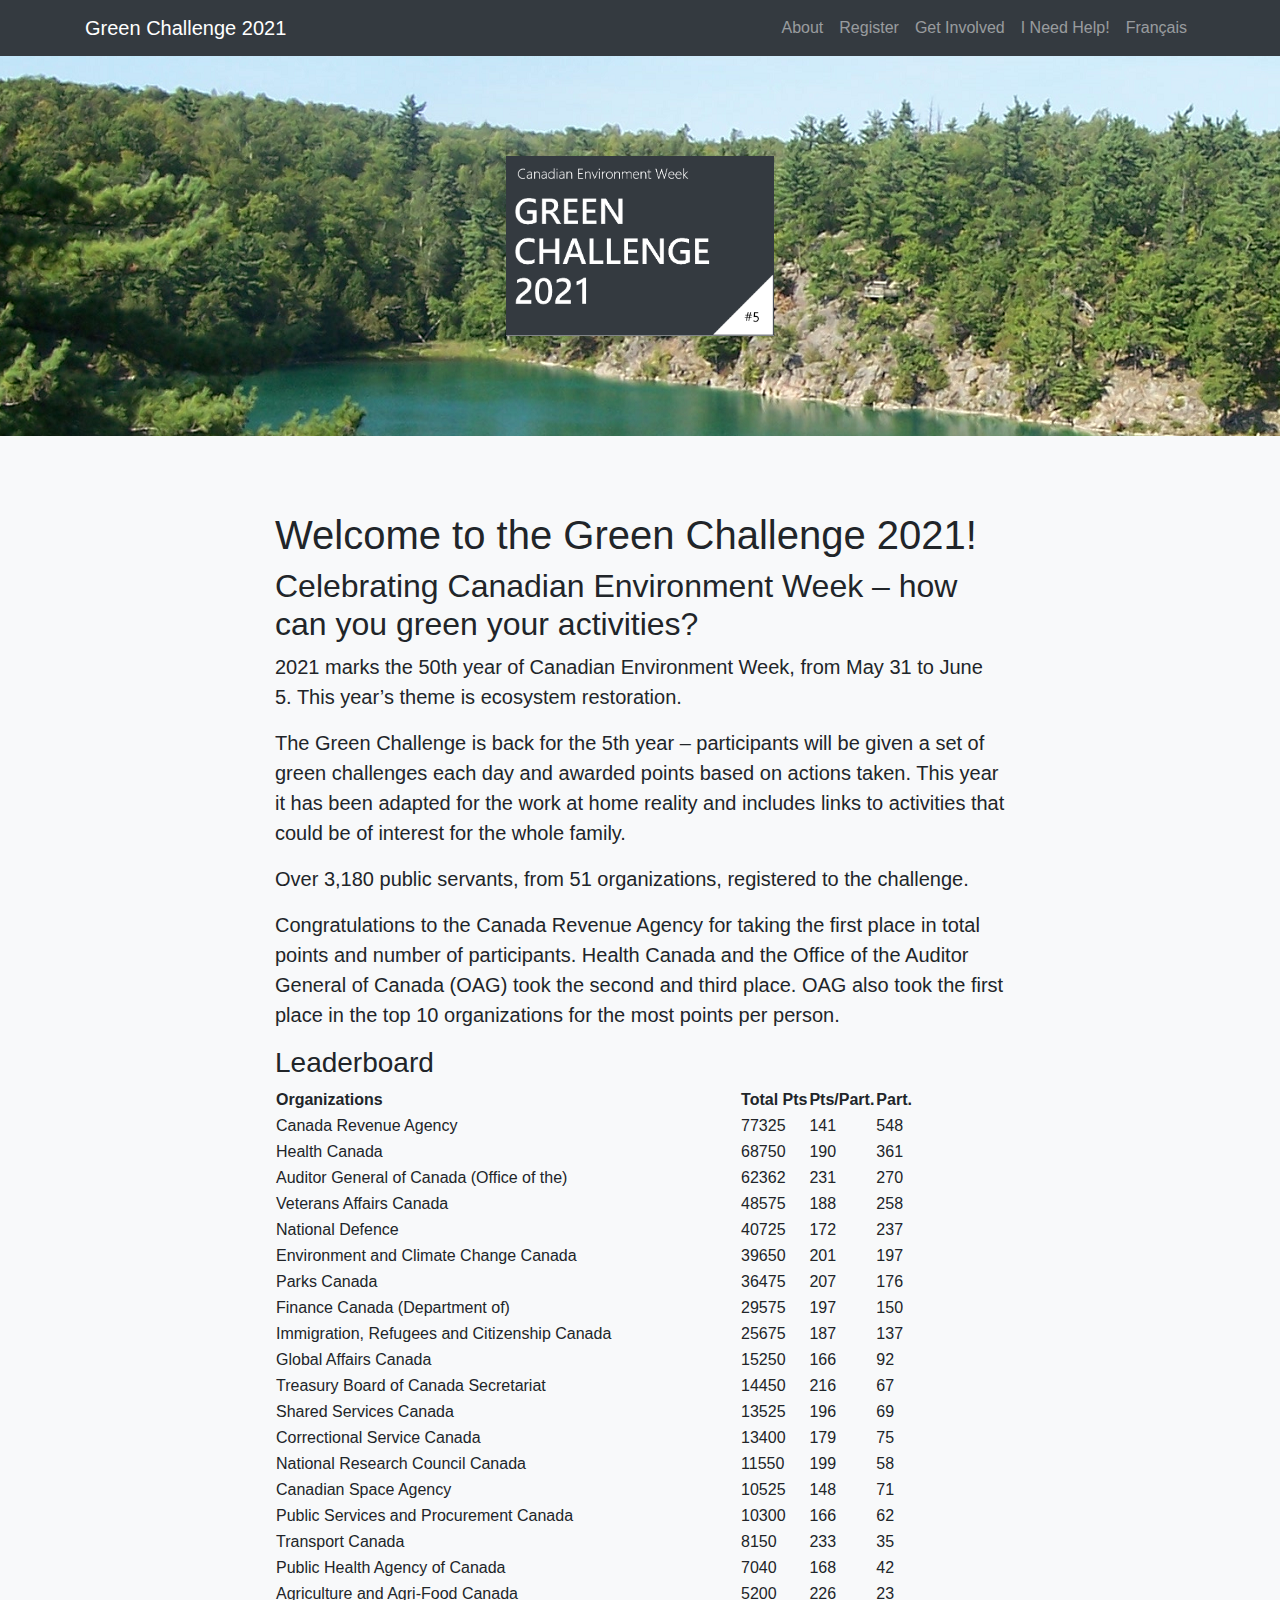
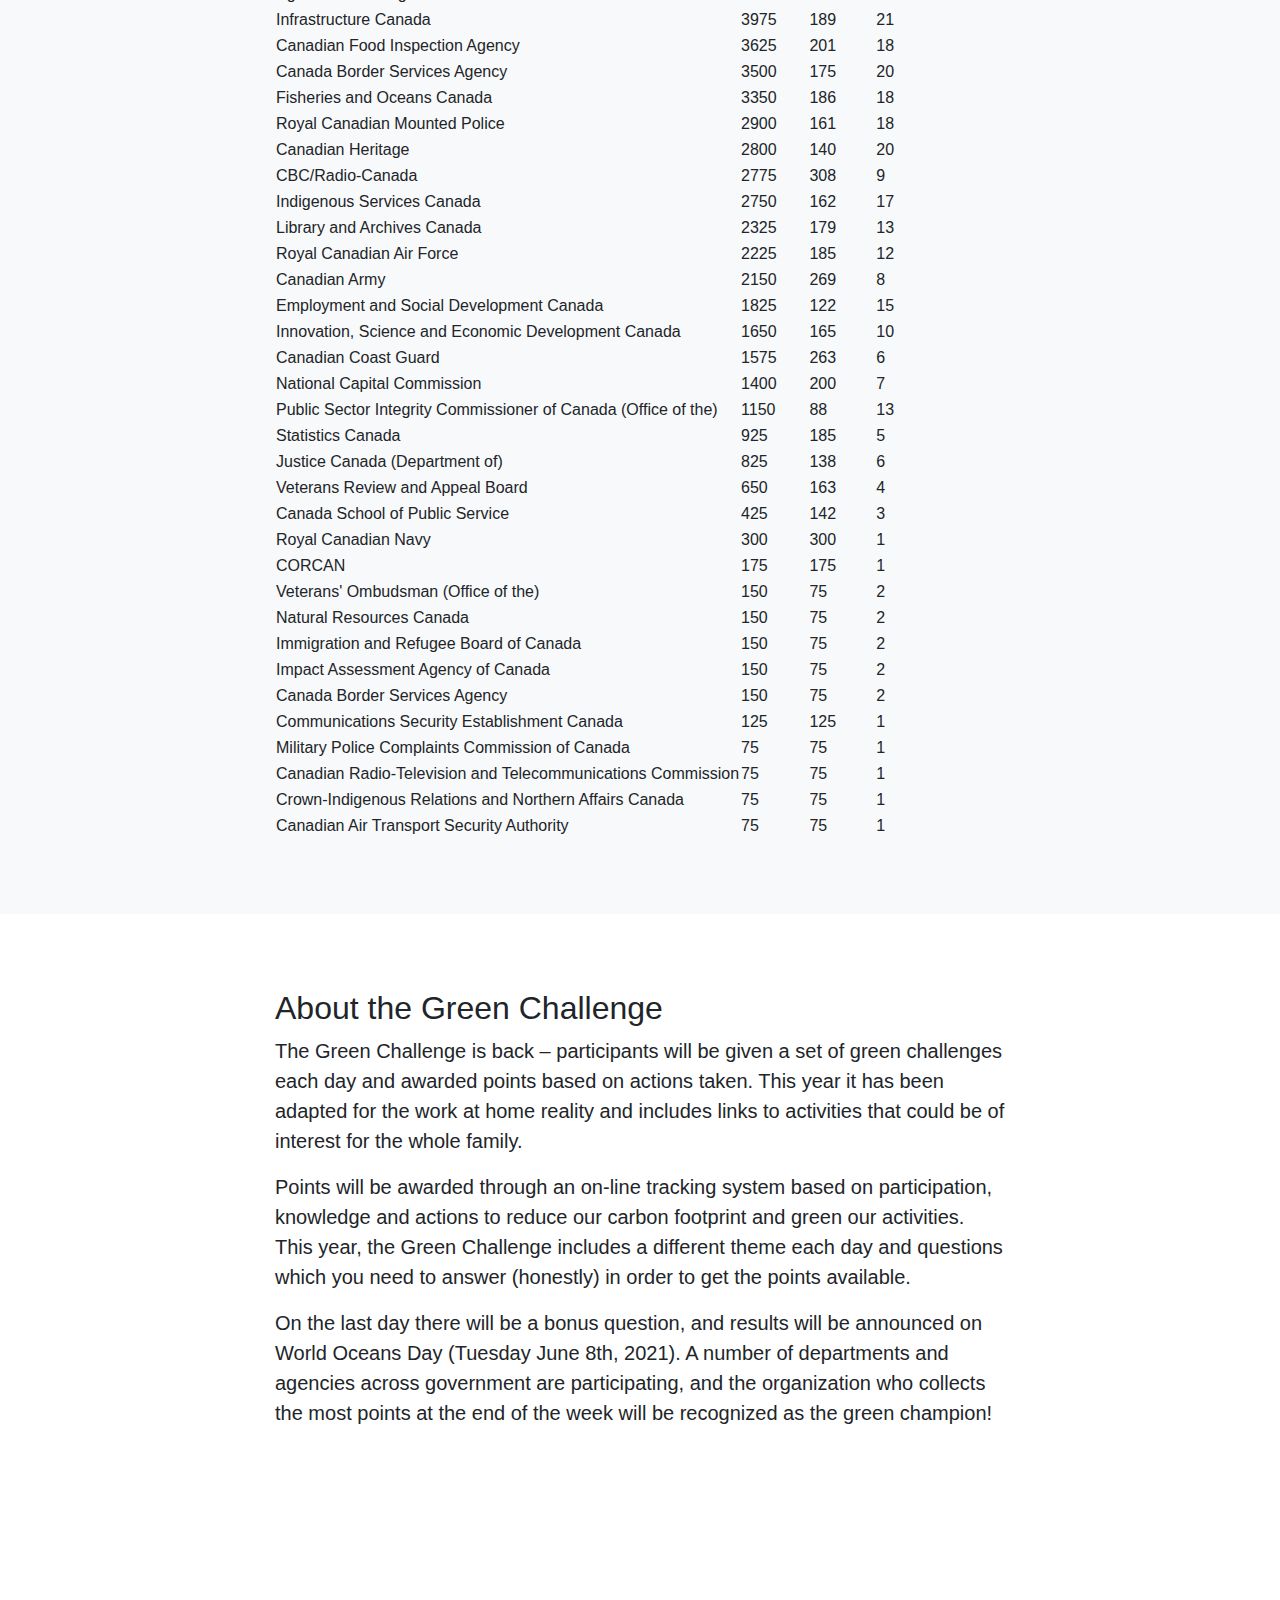
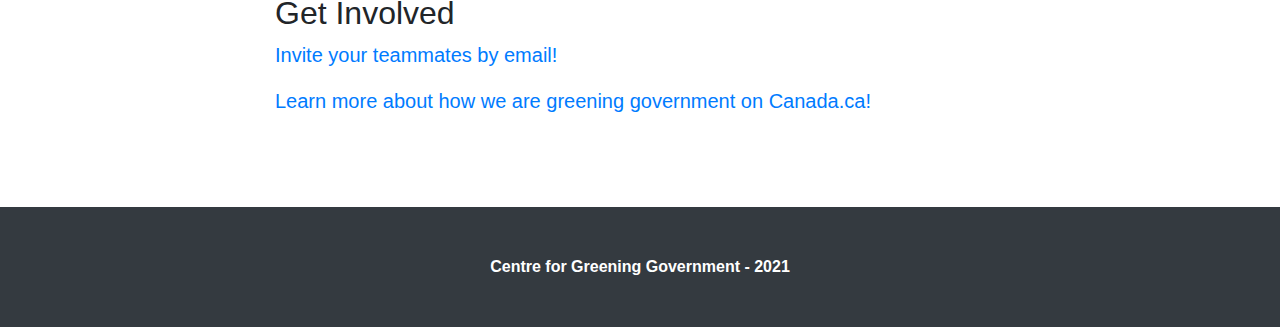
<file: index.html>
<!DOCTYPE html>
<html lang="en">

<head>



  <meta charset="utf-8">
  <meta name="viewport" content="width=device-width, initial-scale=1, shrink-to-fit=no">
  <meta name="description" content="">
  <meta name="author" content="">

  <title>Canadian Environment Week 2021 - Green Challenge</title>

  <!-- Bootstrap core CSS -->
  <link href="vendor/bootstrap/css/bootstrap.min.css" rel="stylesheet">

  <!-- Custom styles for this template -->
  <link href="css/scrolling-nav.css" rel="stylesheet">
</head>

<body id="page-top">

  <!-- Navigation -->
  <nav class="navbar navbar-expand-lg navbar-dark bg-dark fixed-top" id="mainNav">
    <div class="container">
      <a class="navbar-brand js-scroll-trigger" href="#page-top">Green Challenge 2021</a>
      <button class="navbar-toggler" type="button" data-toggle="collapse" data-target="#navbarResponsive" aria-controls="navbarResponsive" aria-expanded="false" aria-label="Toggle navigation">
        <span class="navbar-toggler-icon"></span>
      </button>
      <div class="collapse navbar-collapse" id="navbarResponsive">
        <ul class="navbar-nav ml-auto">
          <li class="nav-item">
            <a class="nav-link js-scroll-trigger" href="#about">About</a>
          </li>
          <li class="nav-item">
            <a class="nav-link js-scroll-trigger" href="#services">Register</a>
          </li>
          <li class="nav-item">
            <a class="nav-link js-scroll-trigger" href="#greening">Get Involved</a>
          </li>
          <li class="nav-item">
            <a class="nav-link js-scroll-trigger" href="techsupport.html">I Need Help!</a>
          </li>
          <li class="nav-item">
            <a class="nav-link js-scroll-trigger" href="fr.html">Français</a>
          </li>
        </ul>
      </div>
    </div>
  </nav>

  <header class="bg-primary text-white">
    <div class="container text-center">
      <img src="Canadian Environment Week.png"  style="height:180px;" alt="Canadian Environment Week 2021 - Green Challenge" />
    </div>
  </header>

  <section id="intro" class="bg-light">
    <div class="container">
      <div class="row">
        <div class="col-lg-8 mx-auto">
          <h1>Welcome to the Green Challenge 2021!</h1>
          <h2>Celebrating Canadian Environment Week – how can you green your activities?</h2>
          <p class="lead">
            2021 marks the 50th year of Canadian Environment Week, from May 31 to June 5. This year’s theme is ecosystem restoration.  
          </p>
          <p class="lead">
            The <strong>Green Challenge</strong> is back for the 5th year – participants will be given a set of green challenges each day and awarded points based on actions taken. This year it has been adapted for the work at home reality and includes links to activities that could be of interest for the whole family. </p>
          <p class="lead">Over 3,180 public servants, from 51 organizations, registered to the challenge.</p>
          <p class="lead">Congratulations to the Canada Revenue Agency for taking the first place in total points and number of participants. Health Canada and the Office of the Auditor General of Canada (OAG) took the second and third place. OAG also took the first place in the top 10 organizations for the most points per person.</p>
          <h3>Leaderboard</h3>
        <table>
<thead>
  <tr>
    <th>Organizations</th>
    <th>Total Pts</th>
    <th>Pts/Part.</th>
    <th>Part.</th>
  </tr>
</thead>
<tbody>
  <tr>
    <td>Canada Revenue Agency</td>
    <td>77325</td>
    <td>141</td>
    <td>548</td>
  </tr>
  <tr>
    <td>Health Canada</td>
    <td>68750</td>
    <td>190</td>
    <td>361</td>
  </tr>
  <tr>
    <td>Auditor General of Canada (Office of the)</td>
    <td>62362</td>
    <td>231</td>
    <td>270</td>
  </tr>
  <tr>
    <td>Veterans Affairs Canada</td>
    <td>48575</td>
    <td>188</td>
    <td>258</td>
  </tr>
  <tr>
    <td>National Defence</td>
    <td>40725</td>
    <td>172</td>
    <td>237</td>
  </tr>
  <tr>
    <td>Environment and Climate Change Canada</td>
    <td>39650</td>
    <td>201</td>
    <td>197</td>
  </tr>
  <tr>
    <td>Parks Canada</td>
    <td>36475</td>
    <td>207</td>
    <td>176</td>
  </tr>
  <tr>
    <td>Finance Canada (Department of)</td>
    <td>29575</td>
    <td>197</td>
    <td>150</td>
  </tr>
  <tr>
    <td>Immigration, Refugees and Citizenship Canada</td>
    <td>25675</td>
    <td>187</td>
    <td>137</td>
  </tr>
  <tr>
    <td>Global Affairs Canada</td>
    <td>15250</td>
    <td>166</td>
    <td>92</td>
  </tr>
  <tr>
    <td>Treasury Board of Canada Secretariat</td>
    <td>14450</td>
    <td>216</td>
    <td>67</td>
  </tr>
  <tr>
    <td>Shared Services Canada</td>
    <td>13525</td>
    <td>196</td>
    <td>69</td>
  </tr>
  <tr>
    <td>Correctional Service Canada</td>
    <td>13400</td>
    <td>179</td>
    <td>75</td>
  </tr>
  <tr>
    <td>National Research Council Canada</td>
    <td>11550</td>
    <td>199</td>
    <td>58</td>
  </tr>
  <tr>
    <td>Canadian Space Agency</td>
    <td>10525</td>
    <td>148</td>
    <td>71</td>
  </tr>
  <tr>
    <td>Public Services and Procurement Canada</td>
    <td>10300</td>
    <td>166</td>
    <td>62</td>
  </tr>
  <tr>
    <td>Transport Canada</td>
    <td>8150</td>
    <td>233</td>
    <td>35</td>
  </tr>
  <tr>
    <td>Public Health Agency of Canada</td>
    <td>7040</td>
    <td>168</td>
    <td>42</td>
  </tr>
  <tr>
    <td>Agriculture and Agri-Food Canada</td>
    <td>5200</td>
    <td>226</td>
    <td>23</td>
  </tr>
  <tr>
    <td>Infrastructure Canada</td>
    <td>3975</td>
    <td>189</td>
    <td>21</td>
  </tr>
  <tr>
    <td>Canadian Food Inspection Agency</td>
    <td>3625</td>
    <td>201</td>
    <td>18</td>
  </tr>
  <tr>
    <td>Canada Border Services Agency</td>
    <td>3500</td>
    <td>175</td>
    <td>20</td>
  </tr>
  <tr>
    <td>Fisheries and Oceans Canada</td>
    <td>3350</td>
    <td>186</td>
    <td>18</td>
  </tr>
  <tr>
    <td>Royal Canadian Mounted Police</td>
    <td>2900</td>
    <td>161</td>
    <td>18</td>
  </tr>
  <tr>
    <td>Canadian Heritage</td>
    <td>2800</td>
    <td>140</td>
    <td>20</td>
  </tr>
  <tr>
    <td>CBC/Radio-Canada</td>
    <td>2775</td>
    <td>308</td>
    <td>9</td>
  </tr>
  <tr>
    <td>Indigenous Services Canada</td>
    <td>2750</td>
    <td>162</td>
    <td>17</td>
  </tr>
  <tr>
    <td>Library and Archives Canada</td>
    <td>2325</td>
    <td>179</td>
    <td>13</td>
  </tr>
  <tr>
    <td>Royal Canadian Air Force</td>
    <td>2225</td>
    <td>185</td>
    <td>12</td>
  </tr>
  <tr>
    <td>Canadian Army</td>
    <td>2150</td>
    <td>269</td>
    <td>8</td>
  </tr>
  <tr>
    <td>Employment and Social Development Canada</td>
    <td>1825</td>
    <td>122</td>
    <td>15</td>
  </tr>
  <tr>
    <td>Innovation, Science and Economic Development Canada</td>
    <td>1650</td>
    <td>165</td>
    <td>10</td>
  </tr>
  <tr>
    <td>Canadian Coast Guard</td>
    <td>1575</td>
    <td>263</td>
    <td>6</td>
  </tr>
  <tr>
    <td>National Capital Commission</td>
    <td>1400</td>
    <td>200</td>
    <td>7</td>
  </tr>
  <tr>
    <td>Public Sector Integrity Commissioner of Canada (Office of the)</td>
    <td>1150</td>
    <td>88</td>
    <td>13</td>
  </tr>
  <tr>
    <td>Statistics Canada</td>
    <td>925</td>
    <td>185</td>
    <td>5</td>
  </tr>
  <tr>
    <td>Justice Canada (Department of)</td>
    <td>825</td>
    <td>138</td>
    <td>6</td>
  </tr>
  <tr>
    <td>Veterans Review and Appeal Board</td>
    <td>650</td>
    <td>163</td>
    <td>4</td>
  </tr>
  <tr>
    <td>Canada School of Public Service</td>
    <td>425</td>
    <td>142</td>
    <td>3</td>
  </tr>
  <tr>
    <td>Royal Canadian Navy</td>
    <td>300</td>
    <td>300</td>
    <td>1</td>
  </tr>
  <tr>
    <td>CORCAN</td>
    <td>175</td>
    <td>175</td>
    <td>1</td>
  </tr>
  <tr>
    <td>Veterans' Ombudsman (Office of the)</td>
    <td>150</td>
    <td>75</td>
    <td>2</td>
  </tr>
  <tr>
    <td>Natural Resources Canada</td>
    <td>150</td>
    <td>75</td>
    <td>2</td>
  </tr>
  <tr>
    <td>Immigration and Refugee Board of Canada</td>
    <td>150</td>
    <td>75</td>
    <td>2</td>
  </tr>
  <tr>
    <td>Impact Assessment Agency of Canada</td>
    <td>150</td>
    <td>75</td>
    <td>2</td>
  </tr>
  <tr>
    <td>Canada Border Services Agency</td>
    <td>150</td>
    <td>75</td>
    <td>2</td>
  </tr>
  <tr>
    <td>Communications Security Establishment Canada</td>
    <td>125</td>
    <td>125</td>
    <td>1</td>
  </tr>
  <tr>
    <td>Military Police Complaints Commission of Canada</td>
    <td>75</td>
    <td>75</td>
    <td>1</td>
  </tr>
  <tr>
    <td>Canadian Radio-Television and Telecommunications Commission</td>
    <td>75</td>
    <td>75</td>
    <td>1</td>
  </tr>
  <tr>
    <td>Crown-Indigenous Relations and Northern Affairs Canada</td>
    <td>75</td>
    <td>75</td>
    <td>1</td>
  </tr>
  <tr>
    <td>Canadian Air Transport Security Authority</td>
    <td>75</td>
    <td>75</td>
    <td>1</td>
  </tr>
</tbody>
</table>
        </div>
      </div>
    </div>
  </section>

  <section id="about">
    <div class="container">
      <div class="row">
        <div class="col-lg-8 mx-auto">
          <h2>About the Green Challenge</h2>
          <p class="lead">The <strong>Green Challenge</strong> is back – participants will be given a set of green challenges each day and awarded points based on actions taken. This year it has been adapted for the work at home reality and includes links to activities
            that could be of interest for the whole family.</p>
          <p class="lead">Points will be awarded through an on-line tracking system based on participation, knowledge and actions to reduce our carbon footprint and green our activities. This year, the Green Challenge includes a different theme each day and questions
            which you need to answer (honestly) in order to get the points available. </p>
          <p class="lead">On the last day there will be a bonus question, and results will be announced on World Oceans Day (Tuesday June 8th, 2021). A number of departments and agencies across government are participating, and the organization who collects the most points
            at the end of the week will be recognized as the green champion!</p>
          
        </div>
      </div>
    </div>
  </section>

  <!--<section id="services" class="bg-light">
    <div class="container">
      <div class="row">
        <div class="col-lg-8 mx-auto">
          <h2>Register now</h2>
          <p>
             <em>If your department restricts the access to Google Apps (drive, docs, sheets), please register from a personal device (or from your work device with VPN turned off) using a personal email address.</em>
          </p>
          <iframe name="hidden_iframe" id="hidden_iframe" style="display:none;" onload="if(submitted)  {window.location='/thanks.html';}"></iframe>
          <form action="https://docs.google.com/forms/u/0/d/e/1FAIpQLSeb9qZOdJ9ubiJ2bBGHNiIP9QIOsiiEAKkHAPt7S5MD0Y_ZOA/formResponse" target="top" method="POST" id="mG61Hd">
            <fieldset>
              
              <input type="hidden" id="ID" name="ID">
                           
              <div class="form-group row">
                <label class="col-md-4 control-label" for="entry.1194985071">What is your email address?</label>
                <div class="col-md-8">
                  <input id="email" style="width: 100%;" name="entry.1194985071" type="text" placeholder="@domain.ca" class="form-control input-md">
                  
                </div>
                              </div>
              <div class="form-group row">
                <label class="col-md-4 control-label" for="entry.1218442580">In which Department/Agency do you work in?</label>
                <div class="col-md-8">
                  <select id="org" name="entry.1218442580" class="form-control">
                                    <option disabled selected> -- Select an organization -- </option> 
                                    <option value="ASC">Accessibility Standards Canada</option>
                                    <option value="ATSSC">Administrative Tribunals Support Service of Canada</option>
                                    <option value="AAFC">Agriculture and Agri-Food Canada</option>
                                    <option value="ACOA">Atlantic Canada Opportunities Agency</option>
                                    <option value="APA">Atlantic Pilotage Authority Canada</option>
                                    <option value="AECL">Atomic Energy of Canada Limited</option>
                                    <option value="OAG">Auditor General of Canada (Office of the)</option>
                                    <option value="BANK">Bank of Canada</option>
                                    <option value="BANKM">Bank of Canada Museum</option>
                                    <option value="BWB">Blue Water Bridge Canada</option>
                                    <option value="BDC">Business Development Bank of Canada</option>
                                    <option value="CART">Canada Agricultural Review Tribunal</option>
                                    <option value="AGRIFOOD">Canada Agriculture and Food Museum</option>
                                    <option value="AVSPACE">Canada Aviation and Space Museum</option>
                                    <option value="CBSA">Canada Border Services Agency</option>
                                    <option value="CCA">Canada Council for the Arts</option>
                                    <option value="CDIC">Canada Deposit Insurance Corporation</option>
                                    <option value="CDEV">Canada Development Investment Corporation</option>
                                    <option value="CED">Canada Economic Development for Quebec Regions</option>
                                    <option value="CEIC">Canada Employment Insurance Commission</option>
                                    <option value="CER">Canada Energy Regulator</option>
                                    <option value="CAFC">Canada Firearms Centre</option>
                                    <option value="CIRB">Canada Industrial Relations Board</option>
                                    <option value="CIB">Canada Infrastructure Bank</option>
                                    <option value="CLC">Canada Lands Company Limited</option>
                                    <option value="CMHC">Canada Mortgage and Housing Corporation</option>
                                    <option value="CPPIB">Canada Pension Plan Investment Board</option>
                                    <option value="CPC">Canada Post</option>
                                    <option value="CRC">Canada Research Chairs</option>
                                    <option value="CRA">Canada Revenue Agency</option>
                                    <option value="CSPS">Canada School of Public Service</option>
                                    <option value="SCITECH">Canada Science and Technology Museum</option>
                                    <option value="CATSA">Canadian Air Transport Security Authority</option>
                                    <option value="CA">Canadian Army</option>
                                    <option value="CCOHS">Canadian Centre for Occupational Health and Safety</option>
                                    <option value="CCG">Canadian Coast Guard</option>
                                    <option value="CCC">Canadian Commercial Corporation</option>
                                    <option value="CCI">Canadian Conservation Institute</option>
                                    <option value="CCPERB">Canadian Cultural Property Export Review Board</option>
                                    <option value="CDC">Canadian Dairy Commission</option>
                                    <option value="CFIA">Canadian Food Inspection Agency</option>
                                    <option value="CGC">Canadian Grain Commission</option>
                                    <option value="PCH">Canadian Heritage</option>
                                    <option value="CHIN">Canadian Heritage Information Network</option>
                                    <option value="CHRC">Canadian Human Rights Commission</option>
                                    <option value="CIHR">Canadian Institutes of Health Research</option>
                                    <option value="CIPO">Canadian Intellectual Property Office</option>
                                    <option value="CICS">Canadian Intergovernmental Conference Secretariat</option>
                                    <option value="CITT">Canadian International Trade Tribunal</option>
                                    <option value="CJC">Canadian Judicial Council</option>
                                    <option value="CMHR">Canadian Museum for Human Rights</option>
                                    <option value="CMH">Canadian Museum of History</option>
                                    <option value="CMIP">Canadian Museum of Immigration at Pier 21</option>
                                    <option value="CMN">Canadian Museum of Nature</option>
                                    <option value="CanNor">Canadian Northern Economic Development Agency</option>
                                    <option value="CNSC">Canadian Nuclear Safety Commission</option>
                                    <option value="CPMA">Canadian Pari-Mutuel Agency</option>
                                    <option value="CPC">Canadian Police College</option>
                                    <option value="CRRF">Canadian Race Relations Foundation</option>
                                    <option value="CRTC">Canadian Radio-Television and Telecommunications Commission</option>
                                    <option value="CSIS">Canadian Security Intelligence Service</option>
                                    <option value="CSA">Canadian Space Agency</option>
                                    <option value="CANSOFCOM">Canadian Special Operations Forces Command</option>
                                    <option value="TCS">Canadian Trade Commissioner Service</option>
                                    <option value="CTA">Canadian Transportation Agency</option>
                                    <option value="WarM">Canadian War Museum</option>
                                    <option value="CBC">CBC/Radio-Canada</option>
                                    <option value="CRCC">Civilian Review and Complaints Commission for the RCMP</option>
                                    <option value="FJA">Commissioner for Federal Judicial Affairs Canada (Office of the)</option>
                                    <option value="OCL">Commissioner of Lobbying of Canada (Office of the)</option>
                                    <option value="OCOL">Commissioner of Official Languages (Office of the)</option>
                                    <option value="CRC">Communications Research Centre Canada</option>
                                    <option value="CSEC">Communications Security Establishment Canada</option>
                                    <option value="COBU">Competition Bureau Canada</option>
                                    <option value="Competition">Competition Tribunal</option>
                                    <option value="CIEC">Conflict of Interest and Ethics Commissioner (Office of the)</option>
                                    <option value="CB">Copyright Board Canada</option>
                                    <option value="CORCAN">CORCAN</option>
                                    <option value="OCI">Correctional Investigator Canada</option>
                                    <option value="CSC">Correctional Service Canada</option>
                                    <option value="CMAC">Court Martial Appeal Court of Canada</option>
                                    <option value="CAS">Courts Administration Service</option>
                                    <option value="CIRNAC">Crown-Indigenous Relations and Northern Affairs Canada</option>
                                    <option value="DCC">Defence Construction Canada</option>
                                    <option value="DRDC">Defence Research and Development Canada</option>
                                    <option value="Dem">Democratic Institutions</option>
                                    <option value="DC">Destination Canada</option>
                                    <option value="Elections">Elections Canada</option>
                                    <option value="ESDC">Employment and Social Development Canada</option>
                                    <option value="ECCC">Environment and Climate Change Canada</option>
                                    <option value="EPRC">Environmental Protection Review Canada</option>
                                    <option value="EDC">Export Development Canada</option>
                                    <option value="FCC">Farm Credit Canada</option>
                                    <option value="FPCC">Farm Products Council of Canada</option>
                                    <option value="FBCL">Federal Bridge Corporation</option>
                                    <option value="FCA">Federal Court of Appeal</option>
                                    <option value="FC">Federal Court of Canada</option>
                                    <option value="FedDev Ontario">Federal Economic Development Agency for Southern Ontario</option>
                                    <option value="OFOVC">Federal Ombudsman for Victims Of Crime (Office of the)</option>
                                    <option value="FIN">Finance Canada (Department of)</option>
                                    <option value="FCAC">Financial Consumer Agency of Canada</option>
                                    <option value="FINTRAC">Financial Transactions and Reports Analysis Centre of Canada</option>
                                    <option value="DFO">Fisheries and Oceans Canada</option>
                                    <option value="FFMC">Freshwater Fish Marketing Corporation</option>
                                    <option value="GAC">Global Affairs Canada</option>
                                    <option value="OSGG">Governor General of Canada</option>
                                    <option value="GLPA">Great Lakes Pilotage Authority Canada</option>
                                    <option value="HC">Health Canada</option>
                                    <option value="HSMBC">Historic Sites and Monuments Board of Canada</option>
                                    <option value="HRTC">Human Rights Tribunal of Canada</option>
                                    <option value="IRB">Immigration and Refugee Board of Canada</option>
                                    <option value="IRCC">Immigration, Refugees and Citizenship Canada</option>
                                    <option value="IAAC">Impact Assessment Agency of Canada</option>
                                    <option value="IRPDA">Independent Review Panel for Defence Acquisition</option>
                                    <option value="InOil">Indian Oil and Gas Canada</option>
                                    <option value="INAC">Indigenous and Northern Affairs Canada</option>
                                    <option value="ISC">Indigenous Services Canada</option>
                                    <option value="ITO">Industrial Technologies Office</option>
                                    <option value="OIC">Information Commissioner (Office of the)</option>
                                    <option value="INFC">Infrastructure Canada</option>
                                    <option value="ISED">Innovation, Science and Economic Development Canada</option>
                                    <option value="Intel">Intelligence Commissoner (Office of the)</option>
                                    <option value="IGA">Intergovernmental Affairs</option>
                                    <option value="IDRC">International Development Research Centre</option>
                                    <option value="JCCBI">Jacques Cartier and Champlain Bridges</option>
                                    <option value="JCBC">Judicial Compensation and Benefits Commission</option>
                                    <option value="JUS">Justice Canada (Department of)</option>
                                    <option value="LABOUR">Labour Program</option>
                                    <option value="LPA">Laurentian Pilotage Authority Canada</option>
                                    <option value="LAC">Library and Archives Canada</option>
                                    <option value="MarineAtlantic">Marine Atlantic</option>
                                    <option value="MC">Measurement Canada</option>
                                    <option value="MGERC">Military Grievances External Review Committee</option>
                                    <option value="MPCC">Military Police Complaints Commission of Canada</option>
                                    <option value="NAC">National Arts Centre</option>
                                    <option value="NBC">National Battlefields Commission</option>
                                    <option value="NCC">National Capital Commission</option>
                                    <option value="DND">National Defence</option>
                                    <option value="NFB">National Film Board</option>
                                    <option value="NGC">National Gallery of Canada</option>
                                    <option value="NRC">National Research Council Canada</option>
                                    <option value="NSIRA">National Security and Intelligence Review Agency</option>
                                    <option value="NSC">National Seniors Council</option>
                                    <option value="NRCan">Natural Resources Canada</option>
                                    <option value="NSERC">Natural Sciences and Engineering Research Canada</option>
                                    <option value="NPA">Northern Pipeline Agency Canada</option>
                                    <option value="OHSTC">Occupational Health and Safety Tribunal Canada</option>
                                    <option value="OCMJ">Office of the Chief Military Judge</option>
                                    <option value="OMBUD">Ombudsman for the Department of National Defence and the Canadian Armed Forces (Office of the)</option>
                                    <option value="PPA">Pacific Pilotage Authority Canada</option>
                                    <option value="PC">Parks Canada</option>
                                    <option value="PARL">Parliament of Canada</option>
                                    <option value="PBC">Parole Board of Canada</option>
                                    <option value="PMPRB">Patented Medicine Prices Review Board Canada</option>
                                    <option value="POLAR">Polar Knowledge Canada</option>
                                    <option value="PMO">Prime Minister of Canada</option>
                                    <option value="OPC">Privacy Commissioner of Canada (Office of the)</option>
                                    <option value="PCO">Privy Council Office</option>
                                    <option value="OPO">Procurement Ombudsman (Office of the)</option>
                                    <option value="PHAC">Public Health Agency of Canada</option>
                                    <option value="PPSC">Public Prosecution Service of Canada</option>
                                    <option value="PS">Public Safety Canada</option>
                                    <option value="PSIC">Public Sector Integrity Commissioner of Canada (Office of the)</option>
                                    <option value="PSP Investments">Public Sector Pension Investment Board</option>
                                    <option value="PSDPTC">Public Servants Disclosure Protection Tribunal Canada</option>
                                    <option value="PSC">Public Service Commission of Canada</option>
                                    <option value="PSLREB">Public Service Labour Relations and Employment Board</option>
                                    <option value="PSPC">Public Services and Procurement Canada</option>
                                    <option value="SCT">Registry of the Specific Claims Tribunal of Canada</option>
                                    <option value="RIDLEY">Ridley Terminals Inc.</option>
                                    <option value="RCAF">Royal Canadian Air Force</option>
                                    <option value="Mint">Royal Canadian Mint</option>
                                    <option value="RCMP">Royal Canadian Mounted Police</option>
                                    <option value="ERC">Royal Canadian Mounted Police External Review Committee</option>
                                    <option value="RCN">Royal Canadian Navy</option>
                                    <option value="RMCC">Royal Military College of Canada</option>
                                    <option value="NSICOP">Secretariat of the National Security and Intelligence Committee of Parliamentarians</option>
                                    <option value="ServCan">Service Canada</option>
                                    <option value="SSC">Shared Services Canada</option>
                                    <option value="SSHRC">Social Sciences and Humanities Research Council of Canada</option>
                                    <option value="SST">Social Security Tribunal of Canada</option>
                                    <option value="SCC-CCN">Standards Council of Canada</option>
                                    <option value="StatCan">Statistics Canada</option>
                                    <option value="OSB">Superintendent of Bankruptcy Canada (Office of the)</option>
                                    <option value="OSFI">Superintendent of Financial Institutions Canada (Office of the)</option>
                                    <option value="SCC">Supreme Court of Canada</option>
                                    <option value="TCC">Tax Court of Canada</option>
                                    <option value="OTO">Taxpayers' Ombudsman (Office of the)</option>
                                    <option value="TELEFILM">Telefilm Canada</option>
                                    <option value="TRANS">Translation Bureau</option>
                                    <option value="TC">Transport Canada</option>
                                    <option value="TATC">Transportation Appeal Tribunal of Canada</option>
                                    <option value="TSB">Transportation Safety Board of Canada</option>
                                    <option value="TBS">Treasury Board of Canada Secretariat</option>
                                    <option value="VAC">Veterans Affairs Canada</option>
                                    <option value="VRAB">Veterans Review and Appeal Board</option>
                                    <option value="VETOMBUD">Veterans' Ombudsman (Office of the)</option>
                                    <option value="VIA Rail">VIA Rail Canada</option>
                                    <option value="VMC">Virtual Museum of Canada</option>
                                    <option value="WD">Western Economic Diversification Canada</option>
                                    <option value="WDBA">Windsor-Detroit Bridge Authority</option>
                                    <option value="WAGE">Women and Gender Equality Canada</option>
                                    <option value="YOUTH">Youth</option>

                                 </select>
                </div>
              </div>
              <button class="btn btn-md btn-success mrgn-tp-md" type="submit" id="submit-form">Register</button>
              <button class="btn btn-md btn-danger mrgn-tp-md" type="reset" value="Reset">Clear the form</button>
              <div id="myDIV">
              </div><br />
                            <h4>
               Are you experiencing technical difficulties? Please consult our <a href="supporttech.html">support</a> page. 
              </h4>
              
        </div>
      </div>
    </div>
  </section>
-->
  <section id="greening">
    <div class="container">
      <div class="row">
        <div class="col-lg-8 mx-auto">
          <h2>Get Involved</h2>
          <p class="lead">
            <a href="mailto:?subject=Green Challenge 2021 - Telework Edition / Défi écologique 2021 - Édition télétravail &Body=Hi, please join me and register to the Green Challenge 2021. Registration info is available at https://cew-sce.github.io/2021/. / Bonjour, joins-toi à moi et participe au Défi écologique 2021. Inscris-toi au https://cew-sce.github.io/2021/fr.html.">Invite your teammates by email!</a>
          </p>
          <p class="lead">
            <a href="https://www.canada.ca/en/treasury-board-secretariat/services/innovation/greening-government.html">Learn more about how we are greening government on Canada.ca!</a>
          </p>
        </div>
      </div>
    </div>
  </section>

  <!-- Footer -->
  <footer class="py-5 bg-dark">
    <div class="container">
      <p class="m-0 text-center text-white">Centre for Greening Government - 2021</p>
    </div>
    <!-- /.container -->
  </footer>

  <!-- Bootstrap core JavaScript -->
  <script src="vendor/jquery/jquery.min.js"></script>
  <script src="vendor/bootstrap/js/bootstrap.bundle.min.js"></script>

  <!-- Plugin JavaScript -->
  <script src="vendor/jquery-easing/jquery.easing.min.js"></script>

  <!-- Custom JavaScript for this theme -->
  <script src="js/scrolling-nav.js"></script>
  <script>
    function myFunction() {
      var x = document.getElementById("myDIV");
      if (x.innerHTML === "") {
        x.innerHTML = "<b>Your registration is in. See you soon!</b>";
      } else {
        x.innerHTML = "";
      }
    }
  </script>
</body>

</html>
</file>
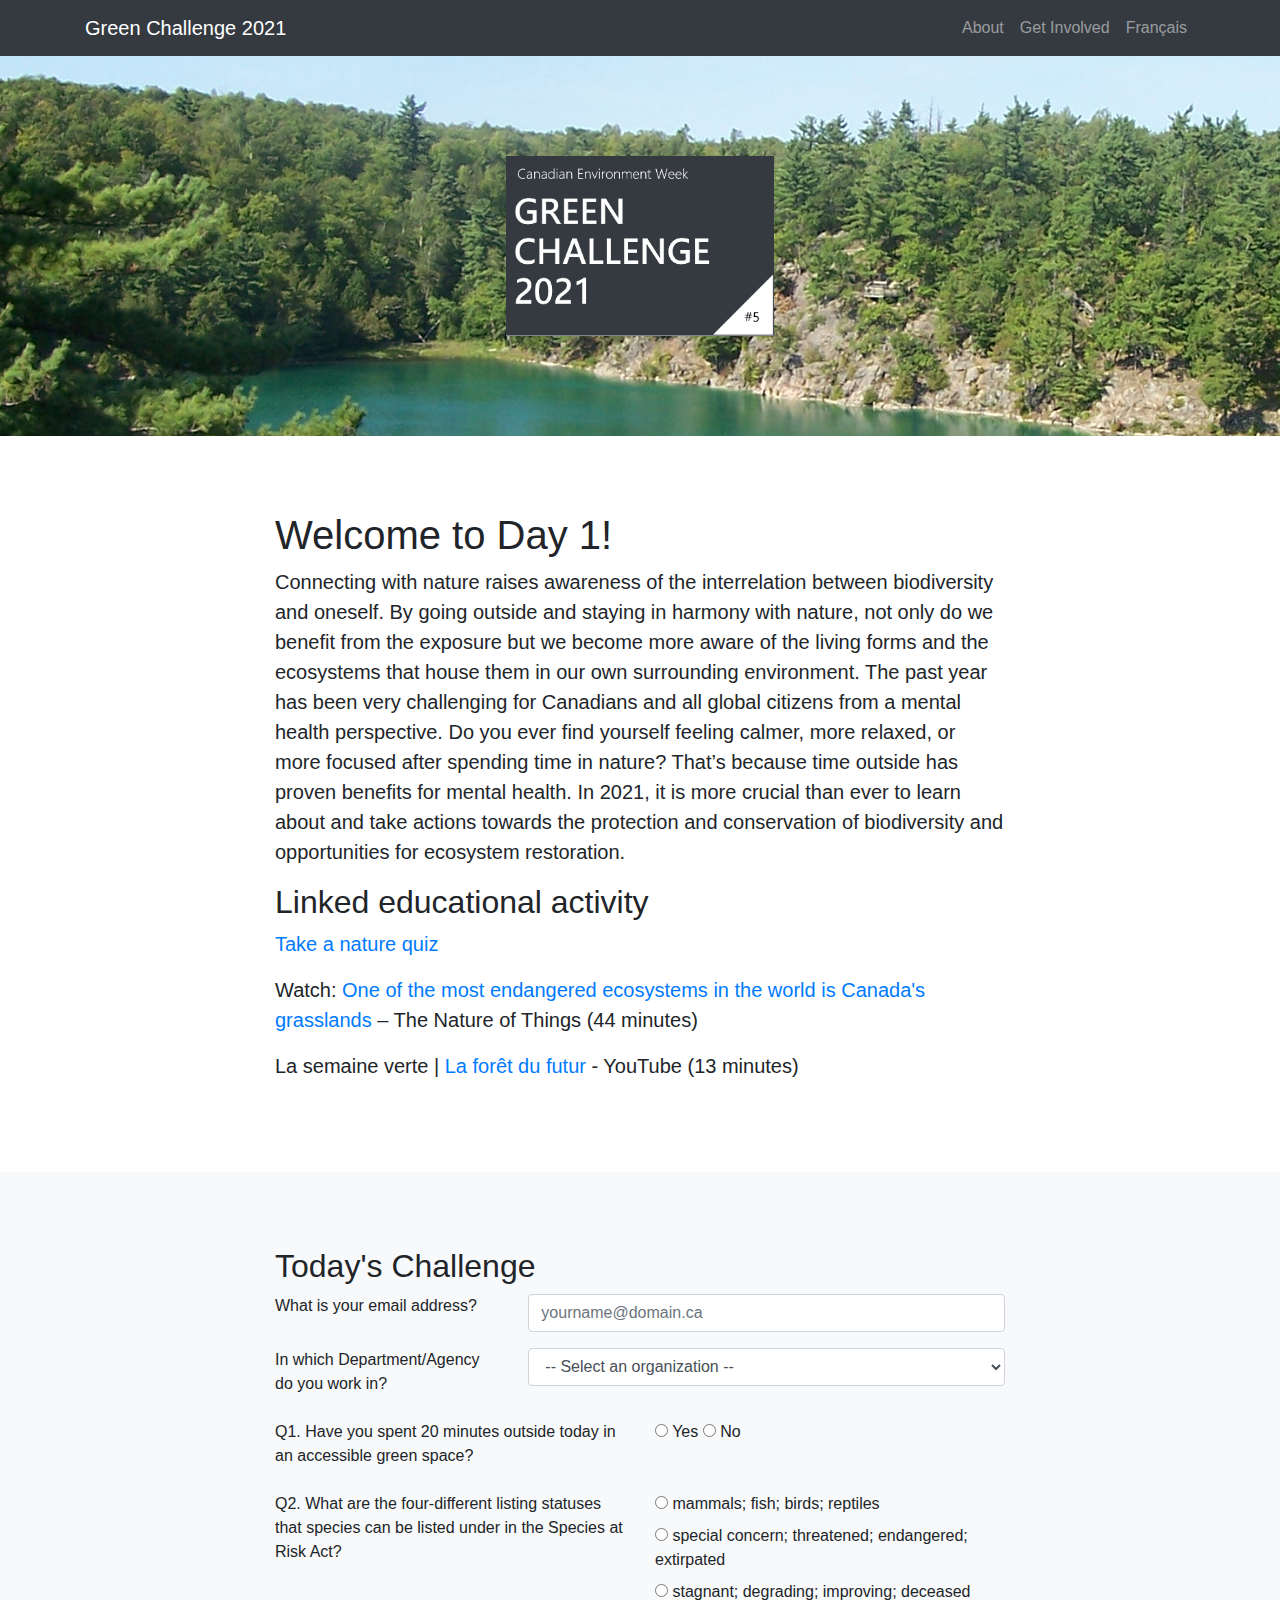
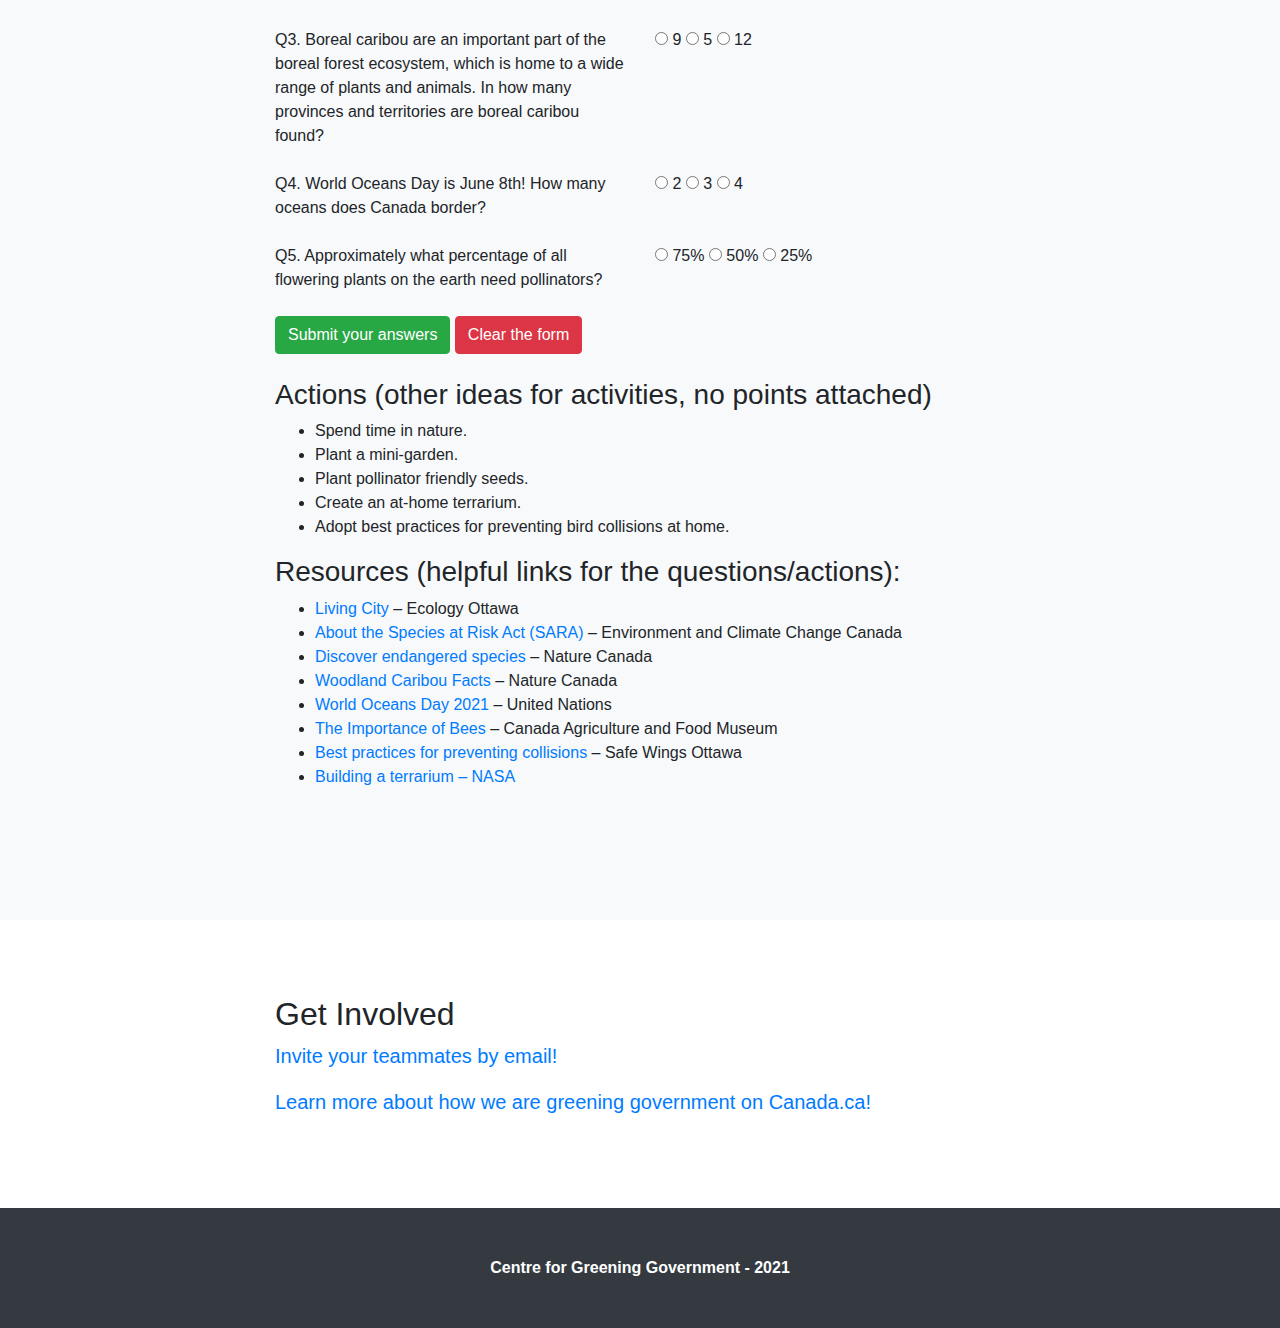
<file: day1.html>
<!DOCTYPE html>
<html lang="en">

<head>

  <meta charset="utf-8">
  <meta name="viewport" content="width=device-width, initial-scale=1, shrink-to-fit=no">
  <meta name="description" content="">
  <meta name="author" content="">

  <title>Canadian Environment Week 2021 - Green Challenge - Day 1</title>

  <!-- Bootstrap core CSS -->
  <link href="vendor/bootstrap/css/bootstrap.min.css" rel="stylesheet">

  <!-- Custom styles for this template -->
  <link href="css/scrolling-nav.css" rel="stylesheet">

  <script>
  </script>
</head>

<body id="page-top">

  <!-- Navigation -->
  <nav class="navbar navbar-expand-lg navbar-dark bg-dark fixed-top" id="mainNav">
    <div class="container">
      <a class="navbar-brand js-scroll-trigger" href="#page-top">Green Challenge 2021</a>
      <button class="navbar-toggler" type="button" data-toggle="collapse" data-target="#navbarResponsive" aria-controls="navbarResponsive" aria-expanded="false" aria-label="Toggle navigation">
        <span class="navbar-toggler-icon"></span>
      </button>
      <div class="collapse navbar-collapse" id="navbarResponsive">
        <ul class="navbar-nav ml-auto">
          <li class="nav-item">
            <a class="nav-link js-scroll-trigger" href="#intro">About</a>
          </li>
          <li class="nav-item">
            <a class="nav-link js-scroll-trigger" href="#greening">Get Involved</a>
          </li>
          <li class="nav-item">
            <a class="nav-link js-scroll-trigger" href="jour1.html">Français</a>
          </li>
        </ul>
      </div>
    </div>
  </nav>

  <header class="bg-primary text-white">
    <div class="container text-center">
      <img src="Canadian Environment Week.png" style="height:180px;" alt="Canadian Environment Week 2021 - Green Challenge">
    </div>
  </header>

  <section id="intro">
    <div class="container">
      <div class="row">
        <div class="col-lg-8 mx-auto">
          <h1>Welcome to Day 1!</h1>
          <p class="lead">
            Connecting with nature raises awareness of the interrelation between biodiversity and oneself. By going outside and staying in harmony with nature, not only do we benefit from the exposure but we become more aware of the living forms and the ecosystems that house them in our own surrounding environment. The past year has been very challenging for Canadians and all global citizens from a mental health perspective. Do you ever find yourself feeling calmer, more relaxed, or more focused after spending time in nature? That’s because time outside has proven benefits for mental health.  In 2021, it is more crucial than ever to learn about and take actions towards the protection and conservation of biodiversity and opportunities for ecosystem restoration.</p>
          <h2>Linked educational activity</h2>
          <p class="lead"><a href="https://naturequiz.ca/en/">Take a nature quiz</a></p>
          <p class="lead">Watch: <a href="https://www.youtube.com/watch?v=1d77rs_Ghs0">One of the most endangered ecosystems in the world is Canada's grasslands</a> – The Nature of Things (44 minutes)</p>
          <p class="lead">La semaine verte | <a href="https://www.youtube.com/watch?v=DEkyWA_g0Gc">La forêt du futur</a> - YouTube (13 minutes)</p>
        </div>
      </div>
    </div>
  </section>


  <section id="services" class="bg-light">
    <div class="container">
      <div class="row">
        <div class="col-lg-8 mx-auto">
          <h2>Today's Challenge</h2>
          <iframe name="hidden_iframe" id="hidden_iframe" style="display:none;" onload="if(submitted)  {window.location='/thanks.html';}"></iframe>
          <form action="https://docs.google.com/forms/u/0/d/e/1FAIpQLSeUr3Q7r2HWKOZNgMoI-BsyOrAcpc727cuFOn1-KR8rLDXEog/formResponse" target="hidden_iframe" method="POST" id="mG61Hd">
            <fieldset>
              <!-- Form -->
              <input type="hidden" id="ID" name="ID">

              <div class="form-group row">
                <label class="col-md-4 control-label" for="entry.1634760837">What is your email address?</label>
                <div class="col-md-8">
                  <input id="email" style="width: 100%;" name="entry.1634760837" type="text" placeholder="yourname@domain.ca" class="form-control input-md">
                </div>
              </div>
              <div class="form-group row">
                <label class="col-md-4 control-label" for="entry.1745936865">In which Department/Agency do you work in?</label>
                <div class="col-md-8">
                  <select id="org" name="entry.1745936865" class="form-control">
                                    <option disabled selected> -- Select an organization -- </option> 
                                    <option value="ASC">Accessibility Standards Canada</option>
                                    <option value="ATSSC">Administrative Tribunals Support Service of Canada</option>
                                    <option value="AAFC">Agriculture and Agri-Food Canada</option>
                                    <option value="ACOA">Atlantic Canada Opportunities Agency</option>
                                    <option value="APA">Atlantic Pilotage Authority Canada</option>
                                    <option value="AECL">Atomic Energy of Canada Limited</option>
                                    <option value="OAG">Auditor General of Canada (Office of the)</option>
                                    <option value="BANK">Bank of Canada</option>
                                    <option value="BANKM">Bank of Canada Museum</option>
                                    <option value="BWB">Blue Water Bridge Canada</option>
                                    <option value="BDC">Business Development Bank of Canada</option>
                                    <option value="CART">Canada Agricultural Review Tribunal</option>
                                    <option value="AGRIFOOD">Canada Agriculture and Food Museum</option>
                                    <option value="AVSPACE">Canada Aviation and Space Museum</option>
                                    <option value="CBSA">Canada Border Services Agency</option>
                                    <option value="CCA">Canada Council for the Arts</option>
                                    <option value="CDIC">Canada Deposit Insurance Corporation</option>
                                    <option value="CDEV">Canada Development Investment Corporation</option>
                                    <option value="CED">Canada Economic Development for Quebec Regions</option>
                                    <option value="CEIC">Canada Employment Insurance Commission</option>
                                    <option value="CER">Canada Energy Regulator</option>
                                    <option value="CAFC">Canada Firearms Centre</option>
                                    <option value="CIRB">Canada Industrial Relations Board</option>
                                    <option value="CIB">Canada Infrastructure Bank</option>
                                    <option value="CLC">Canada Lands Company Limited</option>
                                    <option value="CMHC">Canada Mortgage and Housing Corporation</option>
                                    <option value="CPPIB">Canada Pension Plan Investment Board</option>
                                    <option value="CPC">Canada Post</option>
                                    <option value="CRC">Canada Research Chairs</option>
                                    <option value="CRA">Canada Revenue Agency</option>
                                    <option value="CSPS">Canada School of Public Service</option>
                                    <option value="SCITECH">Canada Science and Technology Museum</option>
                                    <option value="CATSA">Canadian Air Transport Security Authority</option>
                                    <option value="CA">Canadian Army</option>
                                    <option value="CCOHS">Canadian Centre for Occupational Health and Safety</option>
                                    <option value="CCG">Canadian Coast Guard</option>
                                    <option value="CCC">Canadian Commercial Corporation</option>
                                    <option value="CCI">Canadian Conservation Institute</option>
                                    <option value="CCPERB">Canadian Cultural Property Export Review Board</option>
                                    <option value="CDC">Canadian Dairy Commission</option>
                                    <option value="CFIA">Canadian Food Inspection Agency</option>
                                    <option value="CGC">Canadian Grain Commission</option>
                                    <option value="PCH">Canadian Heritage</option>
                                    <option value="CHIN">Canadian Heritage Information Network</option>
                                    <option value="CHRC">Canadian Human Rights Commission</option>
                                    <option value="CIHR">Canadian Institutes of Health Research</option>
                                    <option value="CIPO">Canadian Intellectual Property Office</option>
                                    <option value="CICS">Canadian Intergovernmental Conference Secretariat</option>
                                    <option value="CITT">Canadian International Trade Tribunal</option>
                                    <option value="CJC">Canadian Judicial Council</option>
                                    <option value="CMHR">Canadian Museum for Human Rights</option>
                                    <option value="CMH">Canadian Museum of History</option>
                                    <option value="CMIP">Canadian Museum of Immigration at Pier 21</option>
                                    <option value="CMN">Canadian Museum of Nature</option>
                                    <option value="CanNor">Canadian Northern Economic Development Agency</option>
                                    <option value="CNSC">Canadian Nuclear Safety Commission</option>
                                    <option value="CPMA">Canadian Pari-Mutuel Agency</option>
                                    <option value="CPC">Canadian Police College</option>
                                    <option value="CRRF">Canadian Race Relations Foundation</option>
                                    <option value="CRTC">Canadian Radio-Television and Telecommunications Commission</option>
                                    <option value="CSIS">Canadian Security Intelligence Service</option>
                                    <option value="CSA">Canadian Space Agency</option>
                                    <option value="CANSOFCOM">Canadian Special Operations Forces Command</option>
                                    <option value="TCS">Canadian Trade Commissioner Service</option>
                                    <option value="CTA">Canadian Transportation Agency</option>
                                    <option value="WarM">Canadian War Museum</option>
                                    <option value="CBC">CBC/Radio-Canada</option>
                                    <option value="CRCC">Civilian Review and Complaints Commission for the RCMP</option>
                                    <option value="FJA">Commissioner for Federal Judicial Affairs Canada (Office of the)</option>
                                    <option value="OCL">Commissioner of Lobbying of Canada (Office of the)</option>
                                    <option value="OCOL">Commissioner of Official Languages (Office of the)</option>
                                    <option value="CRC">Communications Research Centre Canada</option>
                                    <option value="CSEC">Communications Security Establishment Canada</option>
                                    <option value="COBU">Competition Bureau Canada</option>
                                    <option value="Competition">Competition Tribunal</option>
                                    <option value="CIEC">Conflict of Interest and Ethics Commissioner (Office of the)</option>
                                    <option value="CB">Copyright Board Canada</option>
                                    <option value="CORCAN">CORCAN</option>
                                    <option value="OCI">Correctional Investigator Canada</option>
                                    <option value="CSC">Correctional Service Canada</option>
                                    <option value="CMAC">Court Martial Appeal Court of Canada</option>
                                    <option value="CAS">Courts Administration Service</option>
                                    <option value="CIRNAC">Crown-Indigenous Relations and Northern Affairs Canada</option>
                                    <option value="DCC">Defence Construction Canada</option>
                                    <option value="DRDC">Defence Research and Development Canada</option>
                                    <option value="Dem">Democratic Institutions</option>
                                    <option value="DC">Destination Canada</option>
                                    <option value="Elections">Elections Canada</option>
                                    <option value="ESDC">Employment and Social Development Canada</option>
                                    <option value="ECCC">Environment and Climate Change Canada</option>
                                    <option value="EPRC">Environmental Protection Review Canada</option>
                                    <option value="EDC">Export Development Canada</option>
                                    <option value="FCC">Farm Credit Canada</option>
                                    <option value="FPCC">Farm Products Council of Canada</option>
                                    <option value="FBCL">Federal Bridge Corporation</option>
                                    <option value="FCA">Federal Court of Appeal</option>
                                    <option value="FC">Federal Court of Canada</option>
                                    <option value="FedDev Ontario">Federal Economic Development Agency for Southern Ontario</option>
                                    <option value="OFOVC">Federal Ombudsman for Victims Of Crime (Office of the)</option>
                                    <option value="FIN">Finance Canada (Department of)</option>
                                    <option value="FCAC">Financial Consumer Agency of Canada</option>
                                    <option value="FINTRAC">Financial Transactions and Reports Analysis Centre of Canada</option>
                                    <option value="DFO">Fisheries and Oceans Canada</option>
                                    <option value="FFMC">Freshwater Fish Marketing Corporation</option>
                                    <option value="GAC">Global Affairs Canada</option>
                                    <option value="OSGG">Governor General of Canada</option>
                                    <option value="GLPA">Great Lakes Pilotage Authority Canada</option>
                                    <option value="HC">Health Canada</option>
                                    <option value="HSMBC">Historic Sites and Monuments Board of Canada</option>
                                    <option value="HRTC">Human Rights Tribunal of Canada</option>
                                    <option value="IRB">Immigration and Refugee Board of Canada</option>
                                    <option value="IRCC">Immigration, Refugees and Citizenship Canada</option>
                                    <option value="IAAC">Impact Assessment Agency of Canada</option>
                                    <option value="IRPDA">Independent Review Panel for Defence Acquisition</option>
                                    <option value="InOil">Indian Oil and Gas Canada</option>
                                    <option value="INAC">Indigenous and Northern Affairs Canada</option>
                                    <option value="ISC">Indigenous Services Canada</option>
                                    <option value="ITO">Industrial Technologies Office</option>
                                    <option value="OIC">Information Commissioner (Office of the)</option>
                                    <option value="INFC">Infrastructure Canada</option>
                                    <option value="ISED">Innovation, Science and Economic Development Canada</option>
                                    <option value="Intel">Intelligence Commissoner (Office of the)</option>
                                    <option value="IGA">Intergovernmental Affairs</option>
                                    <option value="IDRC">International Development Research Centre</option>
                                    <option value="JCCBI">Jacques Cartier and Champlain Bridges</option>
                                    <option value="JCBC">Judicial Compensation and Benefits Commission</option>
                                    <option value="JUS">Justice Canada (Department of)</option>
                                    <option value="LABOUR">Labour Program</option>
                                    <option value="LPA">Laurentian Pilotage Authority Canada</option>
                                    <option value="LAC">Library and Archives Canada</option>
                                    <option value="MarineAtlantic">Marine Atlantic</option>
                                    <option value="MC">Measurement Canada</option>
                                    <option value="MGERC">Military Grievances External Review Committee</option>
                                    <option value="MPCC">Military Police Complaints Commission of Canada</option>
                                    <option value="NAC">National Arts Centre</option>
                                    <option value="NBC">National Battlefields Commission</option>
                                    <option value="NCC">National Capital Commission</option>
                                    <option value="DND">National Defence</option>
                                    <option value="NFB">National Film Board</option>
                                    <option value="NGC">National Gallery of Canada</option>
                                    <option value="NRC">National Research Council Canada</option>
                                    <option value="NSIRA">National Security and Intelligence Review Agency</option>
                                    <option value="NSC">National Seniors Council</option>
                                    <option value="NRCan">Natural Resources Canada</option>
                                    <option value="NSERC">Natural Sciences and Engineering Research Canada</option>
                                    <option value="NPA">Northern Pipeline Agency Canada</option>
                                    <option value="OHSTC">Occupational Health and Safety Tribunal Canada</option>
                                    <option value="OCMJ">Office of the Chief Military Judge</option>
                                    <option value="OMBUD">Ombudsman for the Department of National Defence and the Canadian Armed Forces (Office of the)</option>
                                    <option value="PPA">Pacific Pilotage Authority Canada</option>
                                    <option value="PC">Parks Canada</option>
                                    <option value="PARL">Parliament of Canada</option>
                                    <option value="PBC">Parole Board of Canada</option>
                                    <option value="PMPRB">Patented Medicine Prices Review Board Canada</option>
                                    <option value="POLAR">Polar Knowledge Canada</option>
                                    <option value="PMO">Prime Minister of Canada</option>
                                    <option value="OPC">Privacy Commissioner of Canada (Office of the)</option>
                                    <option value="PCO">Privy Council Office</option>
                                    <option value="OPO">Procurement Ombudsman (Office of the)</option>
                                    <option value="PHAC">Public Health Agency of Canada</option>
                                    <option value="PPSC">Public Prosecution Service of Canada</option>
                                    <option value="PS">Public Safety Canada</option>
                                    <option value="PSIC">Public Sector Integrity Commissioner of Canada (Office of the)</option>
                                    <option value="PSP Investments">Public Sector Pension Investment Board</option>
                                    <option value="PSDPTC">Public Servants Disclosure Protection Tribunal Canada</option>
                                    <option value="PSC">Public Service Commission of Canada</option>
                                    <option value="PSLREB">Public Service Labour Relations and Employment Board</option>
                                    <option value="PSPC">Public Services and Procurement Canada</option>
                                    <option value="SCT">Registry of the Specific Claims Tribunal of Canada</option>
                                    <option value="RIDLEY">Ridley Terminals Inc.</option>
                                    <option value="RCAF">Royal Canadian Air Force</option>
                                    <option value="Mint">Royal Canadian Mint</option>
                                    <option value="RCMP">Royal Canadian Mounted Police</option>
                                    <option value="ERC">Royal Canadian Mounted Police External Review Committee</option>
                                    <option value="RCN">Royal Canadian Navy</option>
                                    <option value="RMCC">Royal Military College of Canada</option>
                                    <option value="NSICOP">Secretariat of the National Security and Intelligence Committee of Parliamentarians</option>
                                    <option value="ServCan">Service Canada</option>
                                    <option value="SSC">Shared Services Canada</option>
                                    <option value="SSHRC">Social Sciences and Humanities Research Council of Canada</option>
                                    <option value="SST">Social Security Tribunal of Canada</option>
                                    <option value="SCC-CCN">Standards Council of Canada</option>
                                    <option value="StatCan">Statistics Canada</option>
                                    <option value="OSB">Superintendent of Bankruptcy Canada (Office of the)</option>
                                    <option value="OSFI">Superintendent of Financial Institutions Canada (Office of the)</option>
                                    <option value="SCC">Supreme Court of Canada</option>
                                    <option value="TCC">Tax Court of Canada</option>
                                    <option value="OTO">Taxpayers' Ombudsman (Office of the)</option>
                                    <option value="TELEFILM">Telefilm Canada</option>
                                    <option value="TRANS">Translation Bureau</option>
                                    <option value="TC">Transport Canada</option>
                                    <option value="TATC">Transportation Appeal Tribunal of Canada</option>
                                    <option value="TSB">Transportation Safety Board of Canada</option>
                                    <option value="TBS">Treasury Board of Canada Secretariat</option>
                                    <option value="VAC">Veterans Affairs Canada</option>
                                    <option value="VRAB">Veterans Review and Appeal Board</option>
                                    <option value="VETOMBUD">Veterans' Ombudsman (Office of the)</option>
                                    <option value="VIA Rail">VIA Rail Canada</option>
                                    <option value="VMC">Virtual Museum of Canada</option>
                                    <option value="WD">Western Economic Diversification Canada</option>
                                    <option value="WDBA">Windsor-Detroit Bridge Authority</option>
                                    <option value="WAGE">Women and Gender Equality Canada</option>
                                    <option value="YOUTH">Youth</option>

                                 </select>
                </div>
              </div>
              <div class="form-group row">
                <label class="col-md-6 control-label" for="entry.223551699">Q1.	Have you spent 20 minutes outside today in an accessible green space? </label>
                <div class="col-md-6">
                  <label class="radio-inline" for="entry.223551699-0">
                     <input type="radio" name="entry.223551699" id="q1-0" value="25">
                      Yes
                     </label>
                  <label class="radio-inline" for="entry.223551699-1">
                     <input type="radio" name="entry.223551699" id="q1-1" value="0">
                      No
                    </label>
                </div>
              </div>
              <div class="form-group row">
                <label class="col-md-6 control-label" for="entry.1693756572">Q2.	What are the four-different listing statuses that species can be listed under in the Species at Risk Act?</label>
                <div class="col-md-6">
                  <label class="radio-inline" for="entry.1693756572-0">
                     <input type="radio" name="entry.1693756572" id="q2-0" value="0">
                      mammals; fish; birds; reptiles
                     </label>
                  <label class="radio-inline" for="entry.1693756572-1">
                     <input type="radio" name="entry.1693756572" id="q2-1" value="25">
                      special concern; threatened; endangered; extirpated
                    </label>
                                    <label class="radio-inline" for="entry.1693756572-2">
                     <input type="radio" name="entry.1693756572" id="q2-2" value="0">
                      stagnant; degrading; improving; deceased
                    </label>
                </div>
              </div>
              <div class="form-group row">
                <label class="col-md-6 control-label" for="entry.959016735">Q3.	Boreal caribou are an important part of the boreal forest ecosystem, which is home to a wide range of plants and animals. In how many provinces and territories are boreal caribou found?</label>
                <div class="col-md-6">
                  <label class="radio-inline" for="entry.959016735-0">
                     <input type="radio" name="entry.959016735" id="q3-0" value="25">
                      9
                     </label>
                  <label class="radio-inline" for="entry.959016735-1">
                     <input type="radio" name="entry.959016735" id="q3-1" value="0">
                      5
                    </label>
                                    <label class="radio-inline" for="entry.959016735-2">
                     <input type="radio" name="entry.959016735" id="q3-2" value="0">
                      12
                    </label>
                </div>
              </div>
              <div class="form-group row">
                <label class="col-md-6 control-label" for="entry.630943947">Q4.	World Oceans Day is June 8th! How many oceans does Canada border? </label>
                <div class="col-md-6">
                  <label class="radio-inline" for="entry.630943947-0">
                     <input type="radio" name="entry.630943947" id="q4-0" value="0">
                      2
                     </label>
                  <label class="radio-inline" for="entry.630943947-1">
                     <input type="radio" name="entry.630943947" id="q4-1" value="25">
                      3
                    </label>
                                    <label class="radio-inline" for="entry.630943947-2">
                     <input type="radio" name="entry.630943947" id="q4-2" value="0">
                      4
                    </label>
                </div>
              </div>
              <div class="form-group row">
                <label class="col-md-6 control-label" for="entry.1538947908">Q5.	Approximately what percentage of all flowering plants on the earth need pollinators?</label>
                <div class="col-md-6">
                  <label class="radio-inline" for="entry.1538947908-0">
                     <input type="radio" name="entry.1538947908" id="q5-0" value="25">
                      75%
                     </label>
                  <label class="radio-inline" for="entry.1538947908-1">
                     <input type="radio" name="entry.1538947908" id="q5-1" value="0">
                      50%
                    </label>
                                    <label class="radio-inline" for="entry.1538947908-2">
                     <input type="radio" name="entry.1538947908" id="q5-2" value="0">
                      25%
                    </label>
                </div>
              </div>
              <button class="btn btn-md btn-success mrgn-tp-md" type="submit" id="submit-form" onclick="myFunction()">Submit your answers</button>
              <button class="btn btn-md btn-danger mrgn-tp-md" type="reset" value="Reset">Clear the form</button>
              <div id="myDIV"></div>
        <br />
              <h3>Actions (other ideas for activities, no points attached)</h3>
<ul>
<li>Spend time in nature.</li>
<li>Plant a mini-garden.</li>
<li>Plant pollinator friendly seeds.</li>
<li>Create an at-home terrarium.</li>
<li>Adopt best practices for preventing bird collisions at home.</li>
</ul>
<h3>Resources (helpful links for the questions/actions):</h3>
<ul>
<li><a href="https://www.ecologyottawa.ca/livingcity">Living City</a> &ndash; Ecology Ottawa</li>
<li><a href="https://www.canada.ca/en/environment-climate-change/services/environmental-enforcement/acts-regulations/about-species-at-risk-act.html">About the Species at Risk Act (SARA)</a> &ndash; Environment and Climate Change Canada</li>
<li><a href="https://naturecanada.ca/discover-nature/endangered-species/">Discover endangered species</a> &ndash; Nature Canada</li>
<li><a href="https://naturecanada.ca/discover-nature/endangered-species/woodland-caribou/">Woodland Caribou Facts</a> &ndash; Nature Canada</li>
<li><a href="https://unworldoceansday.org/">World Oceans Day 2021</a> &ndash; United Nations</li>
<li><a href="https://bees.techno-science.ca/english/bees/pollination/default.php">The Importance of Bees</a> &ndash; Canada Agriculture and Food Museum</li>
<li><a href="https://safewings.ca/strategies/best-practices/">Best practices for preventing collisions</a> &ndash; Safe Wings Ottawa</li>
<li><a href="https://climatekids.nasa.gov/mini-garden/">Building a terrarium &ndash; NASA </a></li>
</ul>
<p>&nbsp;</p>
              </div>
      </div>
    </div>
  </section>

  <section id="greening">
    <div class="container">
      <div class="row">
        <div class="col-lg-8 mx-auto">
          <h2>Get Involved</h2>
          <p class="lead">
            <a href="mailto:?subject=Green Challenge 2021 - Telework Edition / Défi écologique 2021 - Édition télétravail &Body=Hi, please join me and register to the Green Challenge 2021. Registration info is available at https://cew-sce.github.io/2021/. / Bonjour, joins-toi à moi et participe au Défi écologique 2021. Inscris-toi au https://cew-sce.github.io/2021/fr.html.">Invite your teammates by email!</a>
          </p>
          <p class="lead">
            <a href="https://www.canada.ca/en/treasury-board-secretariat/services/innovation/greening-government.html">Learn more about how we are greening government on Canada.ca!</a>
          </p>
        </div>
      </div>
    </div>
  </section>

  <!-- Footer -->
  <footer class="py-5 bg-dark">
    <div class="container">
      <p class="m-0 text-center text-white">Centre for Greening Government - 2021 </p>
    </div>
    <!-- /.container -->
  </footer>

  <!-- Bootstrap core JavaScript -->
  <script src="vendor/jquery/jquery.min.js"></script>
  <script src="vendor/bootstrap/js/bootstrap.bundle.min.js"></script>

  <!-- Plugin JavaScript -->
  <script src="vendor/jquery-easing/jquery.easing.min.js"></script>

  <!-- Custom JavaScript for this theme -->
  <script src="js/scrolling-nav.js"></script>
  <script>
    function myFunction() {
      var x = document.getElementById("myDIV");
      if (x.innerHTML === "") {
        x.innerHTML = "<b>Your answers are in. See you tomorrow!</b>";
      } else {
        x.innerHTML = "";
      }
    }
  </script>
</body>

</html>
</file>
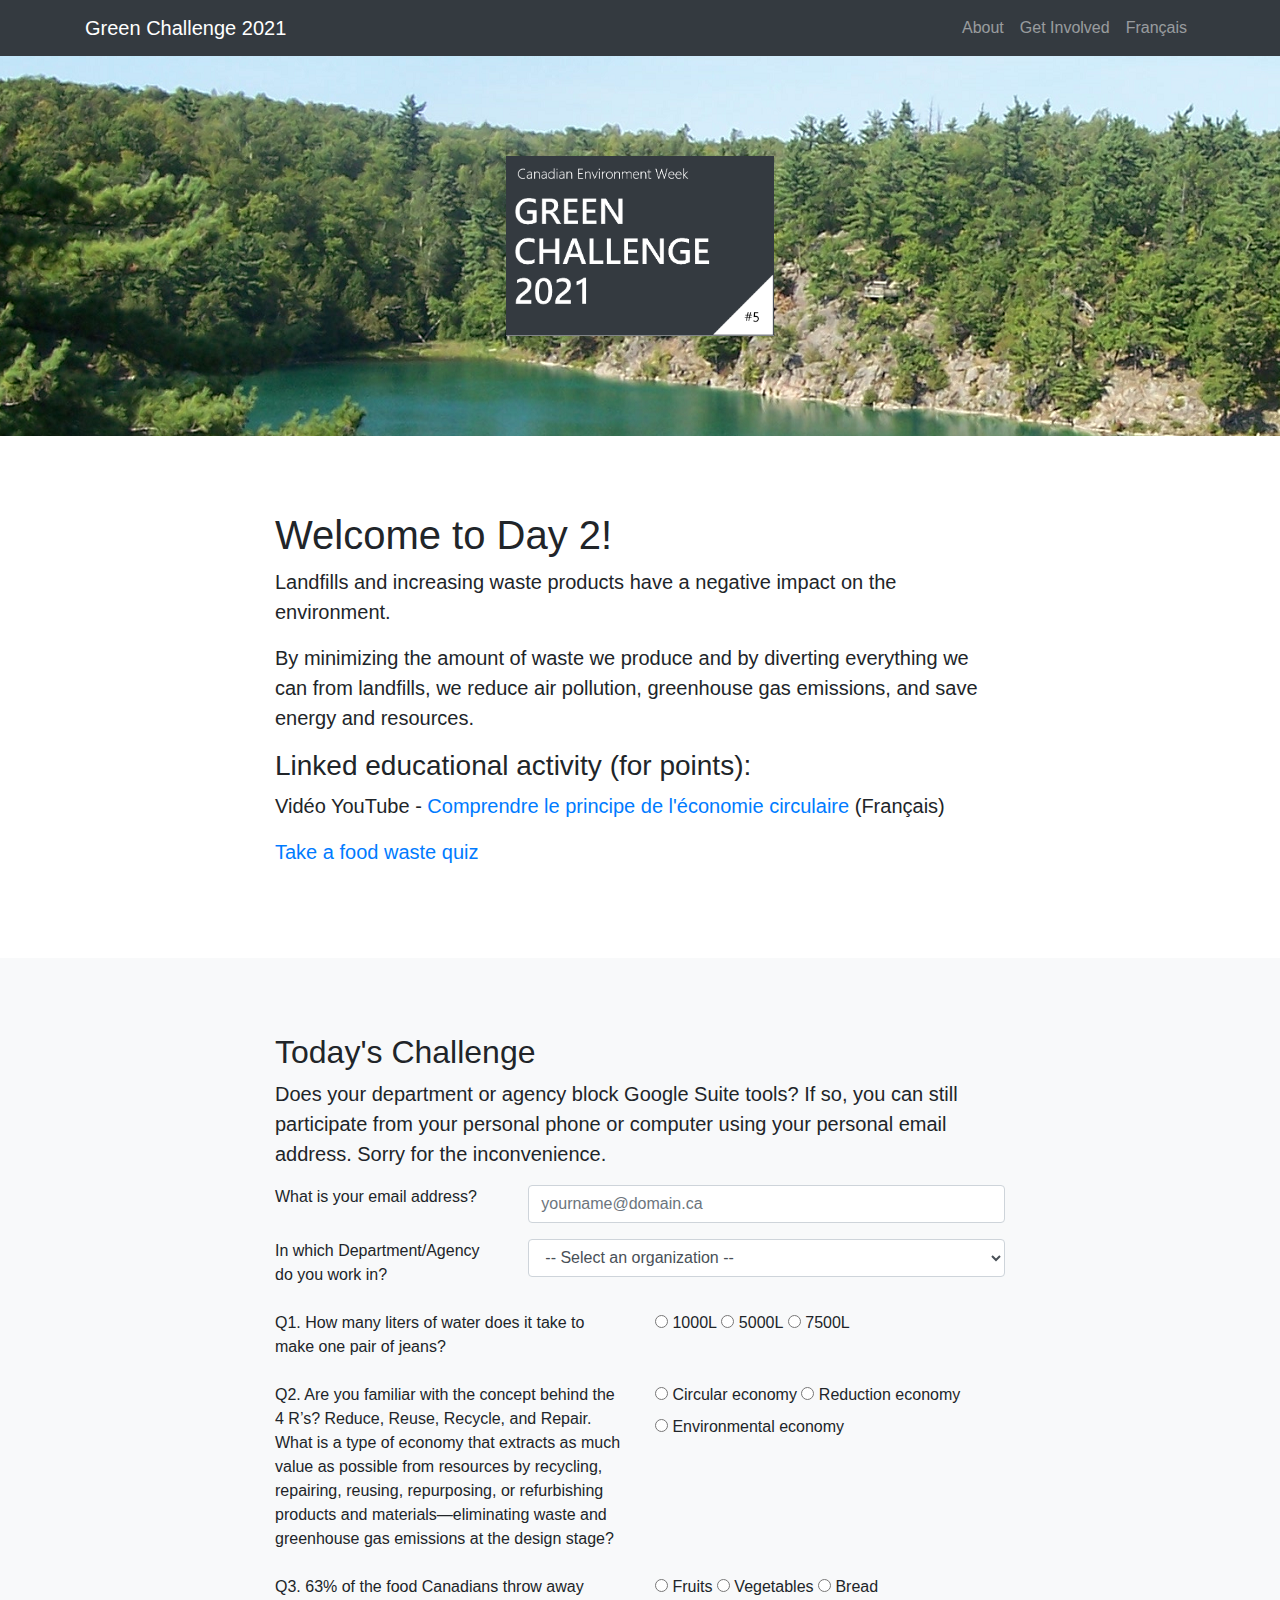
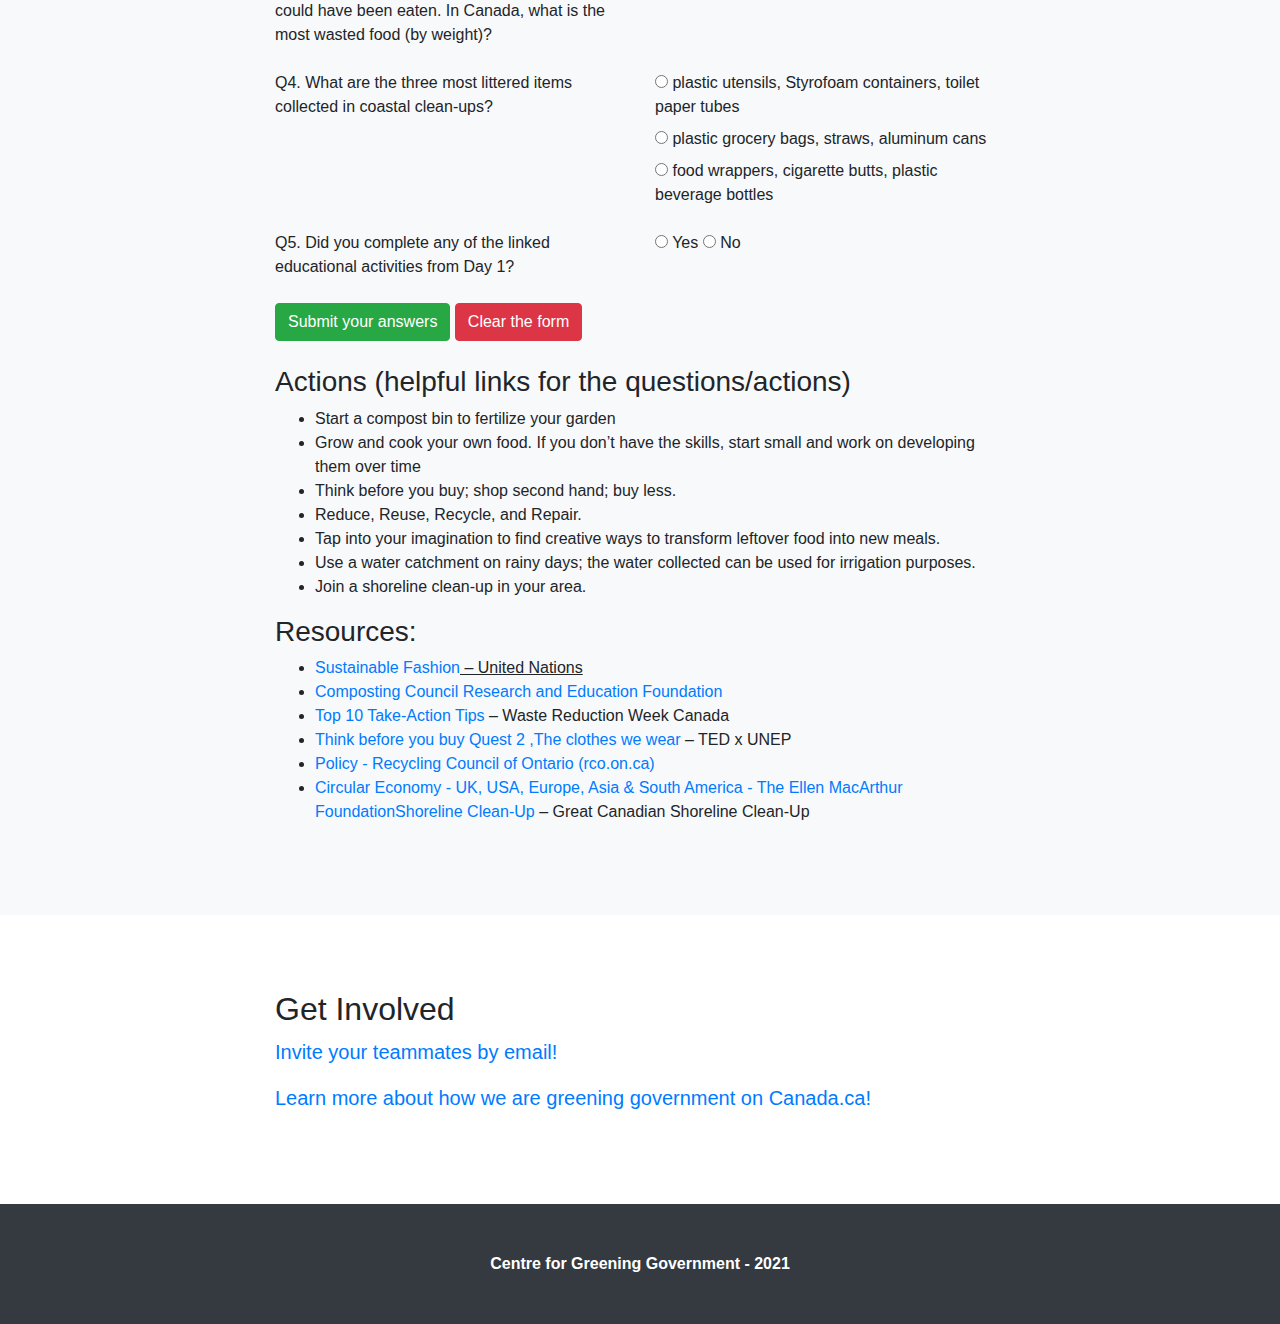
<file: day2.html>
<!DOCTYPE html>
<html lang="en">
   <head>
      <meta charset="utf-8">
      <meta name="viewport" content="width=device-width, initial-scale=1, shrink-to-fit=no">
      <meta name="description" content="">
      <meta name="author" content="">
      <title>Canadian Environment Week 2021 - Green Challenge - Day 2</title>
      <!-- Bootstrap core CSS -->
      <link href="vendor/bootstrap/css/bootstrap.min.css" rel="stylesheet">
      <!-- Custom styles for this template -->
      <link href="css/scrolling-nav.css" rel="stylesheet">
      <script></script>
   </head>
   <body id="page-top">
      <!-- Navigation -->
      <nav class="navbar navbar-expand-lg navbar-dark bg-dark fixed-top" id="mainNav">
         <div class="container">
            <a class="navbar-brand js-scroll-trigger" href="#page-top">Green Challenge 2021</a>
            <button class="navbar-toggler" type="button" data-toggle="collapse" data-target="#navbarResponsive" aria-controls="navbarResponsive" aria-expanded="false" aria-label="Toggle navigation">
            <span class="navbar-toggler-icon"></span>
            </button>
            <div class="collapse navbar-collapse" id="navbarResponsive">
               <ul class="navbar-nav ml-auto">
                  <li class="nav-item">
                     <a class="nav-link js-scroll-trigger" href="#intro">About</a>
                  </li>
                  <li class="nav-item">
                     <a class="nav-link js-scroll-trigger" href="#greening">Get Involved</a>
                  </li>
                  <li class="nav-item">
                     <a class="nav-link js-scroll-trigger" href="jour2.html">Français</a>
                  </li>
               </ul>
            </div>
         </div>
      </nav>
      <header class="bg-primary text-white">
         <div class="container text-center">
            <img src="Canadian Environment Week.png" style="height:180px;" alt="Canadian Environment Week 2021 - Green Challenge" />
         </div>
      </header>
      <section id="intro">
         <div class="container">
            <div class="row">
               <div class="col-lg-8 mx-auto">
                  <h1>Welcome to Day 2!</h1>
                  <p class="lead">Landfills and increasing waste products have a negative impact on the environment.</p>
                  <p class="lead">By minimizing the amount of waste we produce and by diverting everything we can from landfills, we reduce air pollution, greenhouse gas emissions, and save energy and resources.</p>
                  <h3>Linked educational activity (for points): </h3>
                  <p class="lead">Vidéo YouTube - <a href="https://www.youtube.com/watch?v=evjGT35-4LU&t=3s">Comprendre le principe de l'économie circulaire </a> (Français)</p>
                  <p class="lead"><a href="https://greenactioncentre.ca/food-waste-quiz/index.html">Take a food waste quiz</a> </p>
               </div>
            </div>
         </div>
      </section>
      <section id="services" class="bg-light">
         <div class="container">
            <div class="row">
               <div class="col-lg-8 mx-auto">
                  <h2>Today's Challenge</h2>
                  <p class="lead">
                     Does your department or agency block Google Suite tools? If so, you can still participate from your personal phone or computer using your personal email address. Sorry for the inconvenience.
                  </p>
                  <iframe name="hidden_iframe" id="hidden_iframe" style="display:none;" onload="if(submitted)  {window.location='/thanks.html';}"></iframe>
                  <form action="https://docs.google.com/forms/u/0/d/e/1FAIpQLSeSeMbhOuoP0JY9t2XlNsYR2RyI8AmhoQ0oHQLQyAGP2y_v7g/formResponse" target="top" method="POST" id="mG61Hd">
                  <fieldset>
                  <!-- Form -->
                  <input type="hidden" id="ID" name="ID">
                  <div class="form-group row">
                     <label class="col-md-4 control-label" for="entry.924443651">What is your email address?</label>
                     <div class="col-md-8">
                        <input id="email" style="width: 100%;" name="entry.924443651" type="text" placeholder="yourname@domain.ca" class="form-control input-md">
                     </div>
                  </div>
                  <div class="form-group row">
                     <label class="col-md-4 control-label" for="entry.458196066">In which Department/Agency do you work in?</label>
                     <div class="col-md-8">
                        <select id="org" name="entry.458196066" class="form-control">
                           <option disabled selected> -- Select an organization -- </option>
                           <option value="ASC">Accessibility Standards Canada</option>
                           <option value="ATSSC">Administrative Tribunals Support Service of Canada</option>
                           <option value="AAFC">Agriculture and Agri-Food Canada</option>
                           <option value="ACOA">Atlantic Canada Opportunities Agency</option>
                           <option value="APA">Atlantic Pilotage Authority Canada</option>
                           <option value="AECL">Atomic Energy of Canada Limited</option>
                           <option value="OAG">Auditor General of Canada (Office of the)</option>
                           <option value="BANK">Bank of Canada</option>
                           <option value="BANKM">Bank of Canada Museum</option>
                           <option value="BWB">Blue Water Bridge Canada</option>
                           <option value="BDC">Business Development Bank of Canada</option>
                           <option value="CART">Canada Agricultural Review Tribunal</option>
                           <option value="AGRIFOOD">Canada Agriculture and Food Museum</option>
                           <option value="AVSPACE">Canada Aviation and Space Museum</option>
                           <option value="CBSA">Canada Border Services Agency</option>
                           <option value="CCA">Canada Council for the Arts</option>
                           <option value="CDIC">Canada Deposit Insurance Corporation</option>
                           <option value="CDEV">Canada Development Investment Corporation</option>
                           <option value="CED">Canada Economic Development for Quebec Regions</option>
                           <option value="CEIC">Canada Employment Insurance Commission</option>
                           <option value="CER">Canada Energy Regulator</option>
                           <option value="CAFC">Canada Firearms Centre</option>
                           <option value="CIRB">Canada Industrial Relations Board</option>
                           <option value="CIB">Canada Infrastructure Bank</option>
                           <option value="CLC">Canada Lands Company Limited</option>
                           <option value="CMHC">Canada Mortgage and Housing Corporation</option>
                           <option value="CPPIB">Canada Pension Plan Investment Board</option>
                           <option value="CPC">Canada Post</option>
                           <option value="CRC">Canada Research Chairs</option>
                           <option value="CRA">Canada Revenue Agency</option>
                           <option value="CSPS">Canada School of Public Service</option>
                           <option value="SCITECH">Canada Science and Technology Museum</option>
                           <option value="CATSA">Canadian Air Transport Security Authority</option>
                           <option value="CA">Canadian Army</option>
                           <option value="CCOHS">Canadian Centre for Occupational Health and Safety</option>
                           <option value="CCG">Canadian Coast Guard</option>
                           <option value="CCC">Canadian Commercial Corporation</option>
                           <option value="CCI">Canadian Conservation Institute</option>
                           <option value="CCPERB">Canadian Cultural Property Export Review Board</option>
                           <option value="CDC">Canadian Dairy Commission</option>
                           <option value="CFIA">Canadian Food Inspection Agency</option>
                           <option value="CGC">Canadian Grain Commission</option>
                           <option value="PCH">Canadian Heritage</option>
                           <option value="CHIN">Canadian Heritage Information Network</option>
                           <option value="CHRC">Canadian Human Rights Commission</option>
                           <option value="CIHR">Canadian Institutes of Health Research</option>
                           <option value="CIPO">Canadian Intellectual Property Office</option>
                           <option value="CICS">Canadian Intergovernmental Conference Secretariat</option>
                           <option value="CITT">Canadian International Trade Tribunal</option>
                           <option value="CJC">Canadian Judicial Council</option>
                           <option value="CMHR">Canadian Museum for Human Rights</option>
                           <option value="CMH">Canadian Museum of History</option>
                           <option value="CMIP">Canadian Museum of Immigration at Pier 21</option>
                           <option value="CMN">Canadian Museum of Nature</option>
                           <option value="CanNor">Canadian Northern Economic Development Agency</option>
                           <option value="CNSC">Canadian Nuclear Safety Commission</option>
                           <option value="CPMA">Canadian Pari-Mutuel Agency</option>
                           <option value="CPC">Canadian Police College</option>
                           <option value="CRRF">Canadian Race Relations Foundation</option>
                           <option value="CRTC">Canadian Radio-Television and Telecommunications Commission</option>
                           <option value="CSIS">Canadian Security Intelligence Service</option>
                           <option value="CSA">Canadian Space Agency</option>
                           <option value="CANSOFCOM">Canadian Special Operations Forces Command</option>
                           <option value="TCS">Canadian Trade Commissioner Service</option>
                           <option value="CTA">Canadian Transportation Agency</option>
                           <option value="WarM">Canadian War Museum</option>
                           <option value="CBC">CBC/Radio-Canada</option>
                           <option value="CRCC">Civilian Review and Complaints Commission for the RCMP</option>
                           <option value="FJA">Commissioner for Federal Judicial Affairs Canada (Office of the)</option>
                           <option value="OCL">Commissioner of Lobbying of Canada (Office of the)</option>
                           <option value="OCOL">Commissioner of Official Languages (Office of the)</option>
                           <option value="CRC">Communications Research Centre Canada</option>
                           <option value="CSEC">Communications Security Establishment Canada</option>
                           <option value="COBU">Competition Bureau Canada</option>
                           <option value="Competition">Competition Tribunal</option>
                           <option value="CIEC">Conflict of Interest and Ethics Commissioner (Office of the)</option>
                           <option value="CB">Copyright Board Canada</option>
                           <option value="CORCAN">CORCAN</option>
                           <option value="OCI">Correctional Investigator Canada</option>
                           <option value="CSC">Correctional Service Canada</option>
                           <option value="CMAC">Court Martial Appeal Court of Canada</option>
                           <option value="CAS">Courts Administration Service</option>
                           <option value="CIRNAC">Crown-Indigenous Relations and Northern Affairs Canada</option>
                           <option value="DCC">Defence Construction Canada</option>
                           <option value="DRDC">Defence Research and Development Canada</option>
                           <option value="Dem">Democratic Institutions</option>
                           <option value="DC">Destination Canada</option>
                           <option value="Elections">Elections Canada</option>
                           <option value="ESDC">Employment and Social Development Canada</option>
                           <option value="ECCC">Environment and Climate Change Canada</option>
                           <option value="EPRC">Environmental Protection Review Canada</option>
                           <option value="EDC">Export Development Canada</option>
                           <option value="FCC">Farm Credit Canada</option>
                           <option value="FPCC">Farm Products Council of Canada</option>
                           <option value="FBCL">Federal Bridge Corporation</option>
                           <option value="FCA">Federal Court of Appeal</option>
                           <option value="FC">Federal Court of Canada</option>
                           <option value="FedDev Ontario">Federal Economic Development Agency for Southern Ontario</option>
                           <option value="OFOVC">Federal Ombudsman for Victims Of Crime (Office of the)</option>
                           <option value="FIN">Finance Canada (Department of)</option>
                           <option value="FCAC">Financial Consumer Agency of Canada</option>
                           <option value="FINTRAC">Financial Transactions and Reports Analysis Centre of Canada</option>
                           <option value="DFO">Fisheries and Oceans Canada</option>
                           <option value="FFMC">Freshwater Fish Marketing Corporation</option>
                           <option value="GAC">Global Affairs Canada</option>
                           <option value="OSGG">Governor General of Canada</option>
                           <option value="GLPA">Great Lakes Pilotage Authority Canada</option>
                           <option value="HC">Health Canada</option>
                           <option value="HSMBC">Historic Sites and Monuments Board of Canada</option>
                           <option value="HRTC">Human Rights Tribunal of Canada</option>
                           <option value="IRB">Immigration and Refugee Board of Canada</option>
                           <option value="IRCC">Immigration, Refugees and Citizenship Canada</option>
                           <option value="IAAC">Impact Assessment Agency of Canada</option>
                           <option value="IRPDA">Independent Review Panel for Defence Acquisition</option>
                           <option value="InOil">Indian Oil and Gas Canada</option>
                           <option value="INAC">Indigenous and Northern Affairs Canada</option>
                           <option value="ISC">Indigenous Services Canada</option>
                           <option value="ITO">Industrial Technologies Office</option>
                           <option value="OIC">Information Commissioner (Office of the)</option>
                           <option value="INFC">Infrastructure Canada</option>
                           <option value="ISED">Innovation, Science and Economic Development Canada</option>
                           <option value="Intel">Intelligence Commissoner (Office of the)</option>
                           <option value="IGA">Intergovernmental Affairs</option>
                           <option value="IDRC">International Development Research Centre</option>
                           <option value="JCCBI">Jacques Cartier and Champlain Bridges</option>
                           <option value="JCBC">Judicial Compensation and Benefits Commission</option>
                           <option value="JUS">Justice Canada (Department of)</option>
                           <option value="LABOUR">Labour Program</option>
                           <option value="LPA">Laurentian Pilotage Authority Canada</option>
                           <option value="LAC">Library and Archives Canada</option>
                           <option value="MarineAtlantic">Marine Atlantic</option>
                           <option value="MC">Measurement Canada</option>
                           <option value="MGERC">Military Grievances External Review Committee</option>
                           <option value="MPCC">Military Police Complaints Commission of Canada</option>
                           <option value="NAC">National Arts Centre</option>
                           <option value="NBC">National Battlefields Commission</option>
                           <option value="NCC">National Capital Commission</option>
                           <option value="DND">National Defence</option>
                           <option value="NFB">National Film Board</option>
                           <option value="NGC">National Gallery of Canada</option>
                           <option value="NRC">National Research Council Canada</option>
                           <option value="NSIRA">National Security and Intelligence Review Agency</option>
                           <option value="NSC">National Seniors Council</option>
                           <option value="NRCan">Natural Resources Canada</option>
                           <option value="NSERC">Natural Sciences and Engineering Research Canada</option>
                           <option value="NPA">Northern Pipeline Agency Canada</option>
                           <option value="OHSTC">Occupational Health and Safety Tribunal Canada</option>
                           <option value="OCMJ">Office of the Chief Military Judge</option>
                           <option value="OMBUD">Ombudsman for the Department of National Defence and the Canadian Armed Forces (Office of the)</option>
                           <option value="PPA">Pacific Pilotage Authority Canada</option>
                           <option value="PC">Parks Canada</option>
                           <option value="PARL">Parliament of Canada</option>
                           <option value="PBC">Parole Board of Canada</option>
                           <option value="PMPRB">Patented Medicine Prices Review Board Canada</option>
                           <option value="POLAR">Polar Knowledge Canada</option>
                           <option value="PMO">Prime Minister of Canada</option>
                           <option value="OPC">Privacy Commissioner of Canada (Office of the)</option>
                           <option value="PCO">Privy Council Office</option>
                           <option value="OPO">Procurement Ombudsman (Office of the)</option>
                           <option value="PHAC">Public Health Agency of Canada</option>
                           <option value="PPSC">Public Prosecution Service of Canada</option>
                           <option value="PS">Public Safety Canada</option>
                           <option value="PSIC">Public Sector Integrity Commissioner of Canada (Office of the)</option>
                           <option value="PSP Investments">Public Sector Pension Investment Board</option>
                           <option value="PSDPTC">Public Servants Disclosure Protection Tribunal Canada</option>
                           <option value="PSC">Public Service Commission of Canada</option>
                           <option value="PSLREB">Public Service Labour Relations and Employment Board</option>
                           <option value="PSPC">Public Services and Procurement Canada</option>
                           <option value="SCT">Registry of the Specific Claims Tribunal of Canada</option>
                           <option value="RIDLEY">Ridley Terminals Inc.</option>
                           <option value="RCAF">Royal Canadian Air Force</option>
                           <option value="Mint">Royal Canadian Mint</option>
                           <option value="RCMP">Royal Canadian Mounted Police</option>
                           <option value="ERC">Royal Canadian Mounted Police External Review Committee</option>
                           <option value="RCN">Royal Canadian Navy</option>
                           <option value="RMCC">Royal Military College of Canada</option>
                           <option value="NSICOP">Secretariat of the National Security and Intelligence Committee of Parliamentarians</option>
                           <option value="ServCan">Service Canada</option>
                           <option value="SSC">Shared Services Canada</option>
                           <option value="SSHRC">Social Sciences and Humanities Research Council of Canada</option>
                           <option value="SST">Social Security Tribunal of Canada</option>
                           <option value="SCC-CCN">Standards Council of Canada</option>
                           <option value="StatCan">Statistics Canada</option>
                           <option value="OSB">Superintendent of Bankruptcy Canada (Office of the)</option>
                           <option value="OSFI">Superintendent of Financial Institutions Canada (Office of the)</option>
                           <option value="SCC">Supreme Court of Canada</option>
                           <option value="TCC">Tax Court of Canada</option>
                           <option value="OTO">Taxpayers' Ombudsman (Office of the)</option>
                           <option value="TELEFILM">Telefilm Canada</option>
                           <option value="TRANS">Translation Bureau</option>
                           <option value="TC">Transport Canada</option>
                           <option value="TATC">Transportation Appeal Tribunal of Canada</option>
                           <option value="TSB">Transportation Safety Board of Canada</option>
                           <option value="TBS">Treasury Board of Canada Secretariat</option>
                           <option value="VAC">Veterans Affairs Canada</option>
                           <option value="VRAB">Veterans Review and Appeal Board</option>
                           <option value="VETOMBUD">Veterans' Ombudsman (Office of the)</option>
                           <option value="VIA Rail">VIA Rail Canada</option>
                           <option value="VMC">Virtual Museum of Canada</option>
                           <option value="WD">Western Economic Diversification Canada</option>
                           <option value="WDBA">Windsor-Detroit Bridge Authority</option>
                           <option value="WAGE">Women and Gender Equality Canada</option>
                           <option value="YOUTH">Youth</option>
                        </select>
                     </div>
                  </div>
                  <div class="form-group row">
                     <label class="col-md-6 control-label" for="entry.1312894229">Q1. How many liters of water does it take to make one pair of jeans?</label>
                     <div class="col-md-6">
                        <label class="radio-inline" for="entry.1312894229-0">
                        <input type="radio" name="entry.1312894229" id="q1-0" value="0">
                        1000L
                        </label>
                        <label class="radio-inline" for="entry.1312894229-1">
                        <input type="radio" name="entry.1312894229" id="q1-1" value="0">
                        5000L
                        </label>
                        <label class="radio-inline" for="entry.1312894229-2">
                        <input type="radio" name="entry.1312894229" id="q1-2" value="25">
                        7500L
                        </label>
                     </div>
                  </div>
                  <div class="form-group row">
                     <label class="col-md-6 control-label" for="entry.1555214291">Q2. Are you familiar with the concept behind the 4 R’s? Reduce, Reuse, Recycle, and Repair. What is a type of economy that extracts as much value as possible from resources by recycling, repairing, reusing, repurposing, or refurbishing products and materials—eliminating waste and greenhouse gas emissions at the design stage?</label>
                     <div class="col-md-6">
                        <label class="radio-inline" for="entry.1555214291-0">
                        <input type="radio" name="entry.1555214291" id="q2-0" value="25">
                        Circular economy
                        </label>
                        <label class="radio-inline" for="entry.1555214291-1">
                        <input type="radio" name="entry.1555214291" id="q2-1" value="0">
                        Reduction economy
                        </label>
                        <label class="radio-inline" for="entry.1555214291-2">
                        <input type="radio" name="entry.1555214291" id="q2-2" value="0">
                        Environmental economy
                        </label>
                     </div>
                  </div>
                  <div class="form-group row">
                     <label class="col-md-6 control-label" for="entry.249416749">Q3. 63% of the food Canadians throw away could have been eaten. In Canada, what is the most wasted food (by weight)?</label>
                     <div class="col-md-6">
                        <label class="radio-inline" for="entry.249416749-0">
                        <input type="radio" name="entry.249416749" id="q3-0" value="0">
                        Fruits
                        </label>
                        <label class="radio-inline" for="entry.249416749-1">
                        <input type="radio" name="entry.249416749" id="q3-1" value="25">
                        Vegetables
                        </label>
                        <label class="radio-inline" for="entry.249416749-2">
                        <input type="radio" name="entry.249416749" id="q3-2" value="0">
                        Bread
                        </label>
                     </div>
                  </div>
                  <div class="form-group row">
                     <label class="col-md-6 control-label" for="entry.1939940893">Q4. What are the three most littered items collected in coastal clean-ups? </label>
                     <div class="col-md-6">
                        <label class="radio-inline" for="entry.1939940893-0">
                        <input type="radio" name="entry.1939940893" id="q4-0" value="0">
                        plastic utensils, Styrofoam containers, toilet paper tubes
                        </label>
                        <label class="radio-inline" for="entry.1939940893-1">
                        <input type="radio" name="entry.1939940893" id="q4-1" value="0">
                        plastic grocery bags, straws, aluminum cans
                        </label>
                        <label class="radio-inline" for="entry.1939940893-2">
                        <input type="radio" name="entry.1939940893" id="q4-2" value="25">
                        food wrappers, cigarette butts, plastic beverage bottles
                        </label>
                     </div>
                  </div>
                  <div class="form-group row">
                     <label class="col-md-6 control-label" for="entry.997866607">Q5.	Did you complete any of the linked educational activities from Day 1? </label>
                     <div class="col-md-6">
                        <label class="radio-inline" for="entry.997866607-0">
                        <input type="radio" name="entry.997866607" id="q5-0" value="25">
                        Yes
                        </label>
                        <label class="radio-inline" for="entry.997866607-1">
                        <input type="radio" name="entry.997866607" id="q5-1" value="0">
                        No
                        </label>
                     </div>
                  </div>
                  <button class="btn btn-md btn-success mrgn-tp-md" type="submit" id="submit-form">Submit your answers</button>
                  <button class="btn btn-md btn-danger mrgn-tp-md" type="reset" value="Reset">Clear the form</button>
                  <div id="myDIV"></div>
                  <br />
                  <h3>Actions (helpful links for the questions/actions)</h3>
                  <ul>
                     <li>Start a compost bin to fertilize your garden</li>
                     <li>Grow and cook your own food. If you don&rsquo;t have the skills, start small and work on developing them over time</li>
                     <li>Think before you buy; shop second hand; buy less.</li>
                     <li>Reduce, Reuse, Recycle, and Repair.</li>
                     <li>Tap into your imagination to find creative ways to transform leftover food into new meals.</li>
                     <li>Use a water catchment on rainy days; the water collected can be used for irrigation purposes.</li>
                     <li>Join a shoreline clean-up in your area.</li>
                  </ul>
                  <h3>Resources:</h3>
                  <ul>
                     <li><a href="https://news.un.org/en/story/2019/03/1035161">Sustainable Fashion</a><u> &ndash; United Nations</u></li>
                     <li><a href="https://www.compostfoundation.org/toolkits-resources">Composting Council Research and Education Foundation</a></li>
                     <li><a href="https://wrwcanada.com/en/get-involved/resources/all/top-10-take-action-tips">Top 10 Take-Action Tips</a> &ndash; Waste Reduction Week Canada</li>
                     <li><a href="https://elt.oup.com/elt/students/newhorizonsdigitalitaly/dislessia/level2/NHD2_DYS_U16_p140-141.pdf?cc=us&amp;selLanguage=en">Think before you buy</a> <a href="https://ed.ted.com/on/bcCRJEX9?theme_id=earth-school">Quest 2 ,The clothes we wear</a> &ndash; TED x UNEP</li>
                     <li><a href="https://rco.on.ca/what-we-do/policy/">Policy - Recycling Council of Ontario (rco.on.ca)</a></li>
                     <li><a href="https://www.ellenmacarthurfoundation.org/">Circular Economy - UK, USA, Europe, Asia &amp; South America - The Ellen MacArthur Foundation</a><a href="https://www.shorelinecleanup.ca/#:~:text=The%20Great%20Canadian%20Shoreline%20Cleanup%20is%20a%20national%20conservation%20program,of%20trash%20at%20a%20time.">Shoreline Clean-Up</a> &ndash; Great Canadian Shoreline Clean-Up</li>
                  </ul>
               </div>
            </div>
         </div>
      </section>
      <section id="greening">
         <div class="container">
            <div class="row">
               <div class="col-lg-8 mx-auto">
                  <h2>Get Involved</h2>
                  <p class="lead">
                     <a href="mailto:?subject=Green Challenge 2021 - Telework Edition / Défi écologique 2021 - Édition télétravail &Body=Hi, please join me and register to the Green Challenge 2021. Registration info is available at https://cew-sce.github.io/2021/. / Bonjour, joins-toi à moi et participe au Défi écologique 2021. Inscris-toi au https://cew-sce.github.io/2021/fr.html.">Invite your teammates by email!</a>
                  </p>
                  <p class="lead">
                     <a href="https://www.canada.ca/en/treasury-board-secretariat/services/innovation/greening-government.html">Learn more about how we are greening government on Canada.ca!</a>
                  </p>
               </div>
            </div>
         </div>
      </section>
      <!-- Footer -->
      <footer class="py-5 bg-dark">
         <div class="container">
            <p class="m-0 text-center text-white">Centre for Greening Government - 2021 </p>
         </div>
         <!-- /.container -->
      </footer>
      <!-- Bootstrap core JavaScript -->
      <script src="vendor/jquery/jquery.min.js"></script>
      <script src="vendor/bootstrap/js/bootstrap.bundle.min.js"></script>
      <!-- Plugin JavaScript -->
      <script src="vendor/jquery-easing/jquery.easing.min.js"></script>
      <!-- Custom JavaScript for this theme -->
      <script src="js/scrolling-nav.js"></script>
      <script>
         function myFunction() {
           var x = document.getElementById("myDIV");
           if (x.innerHTML === "") {
             x.innerHTML = "<b>Your answers are in. See you tomorrow!</b>";
           } else {
             x.innerHTML = "";
           }
         }
      </script>
   </body>
</html>
</file>
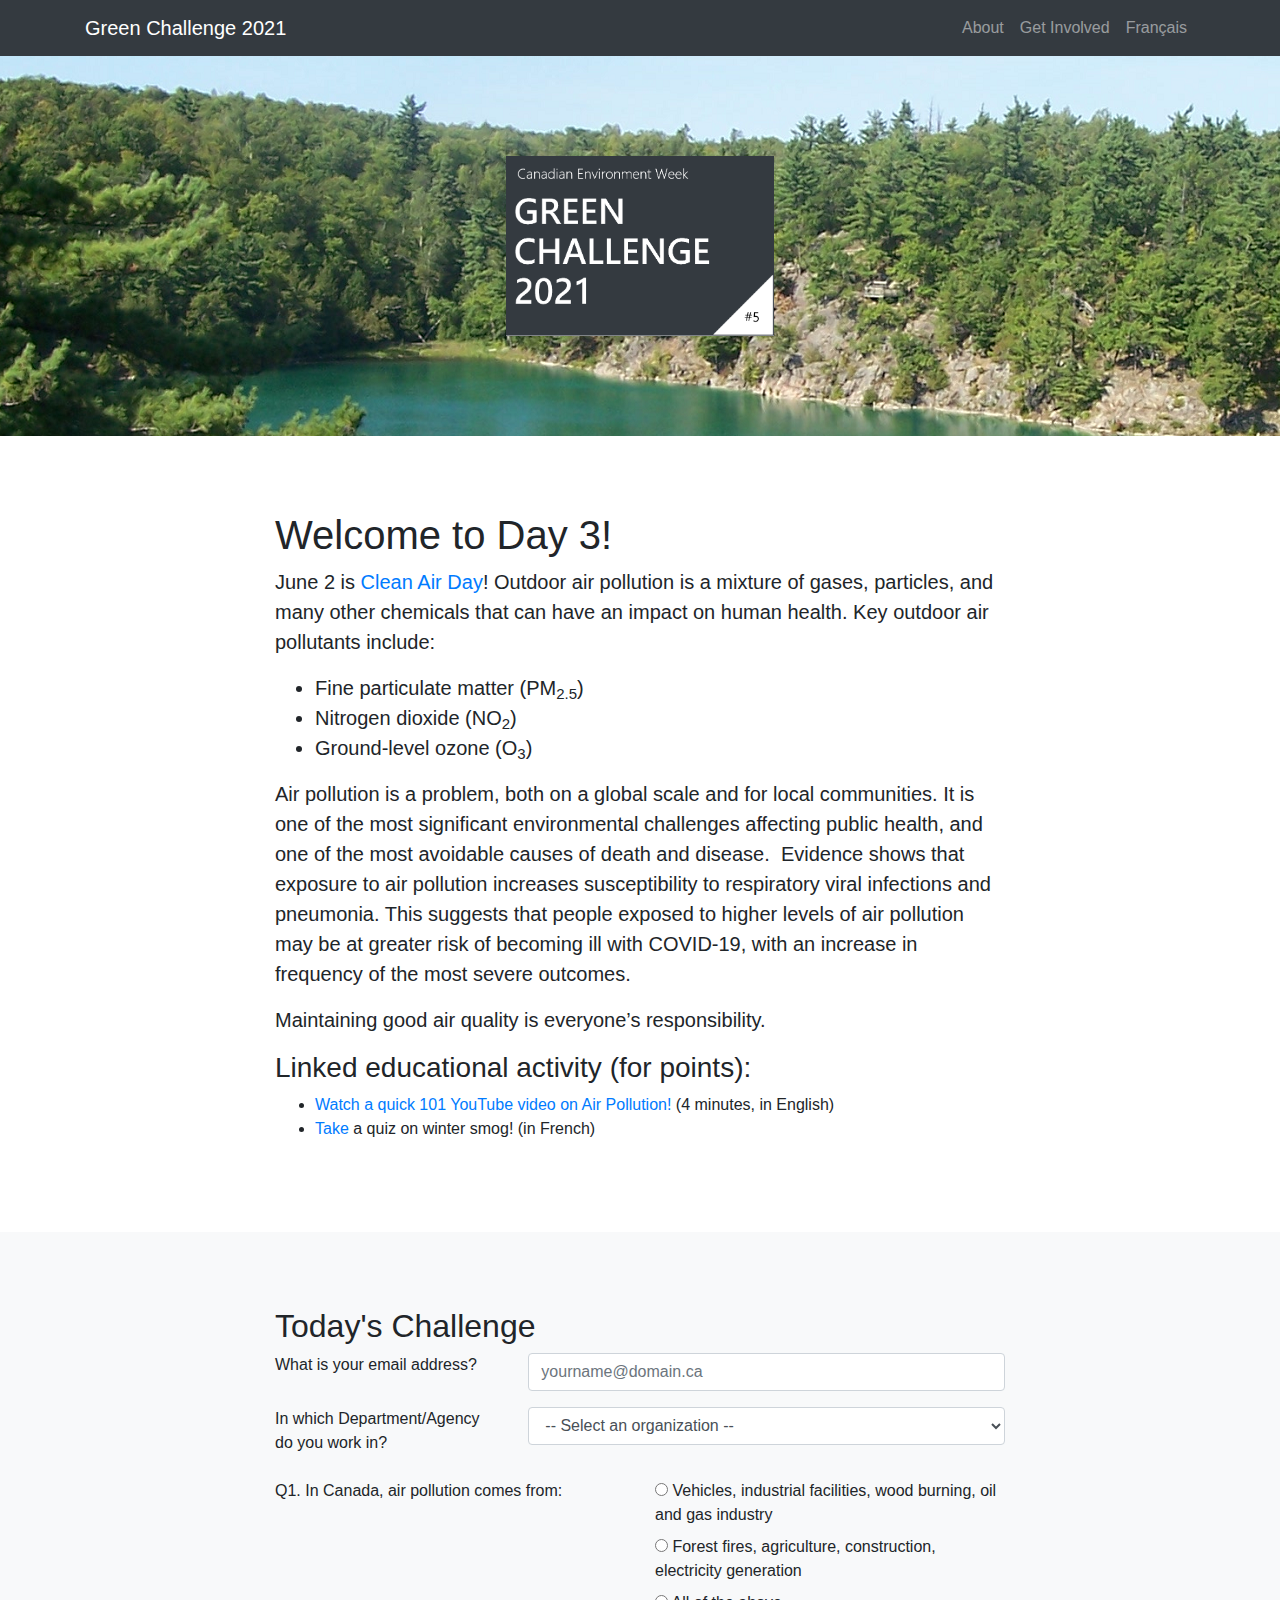
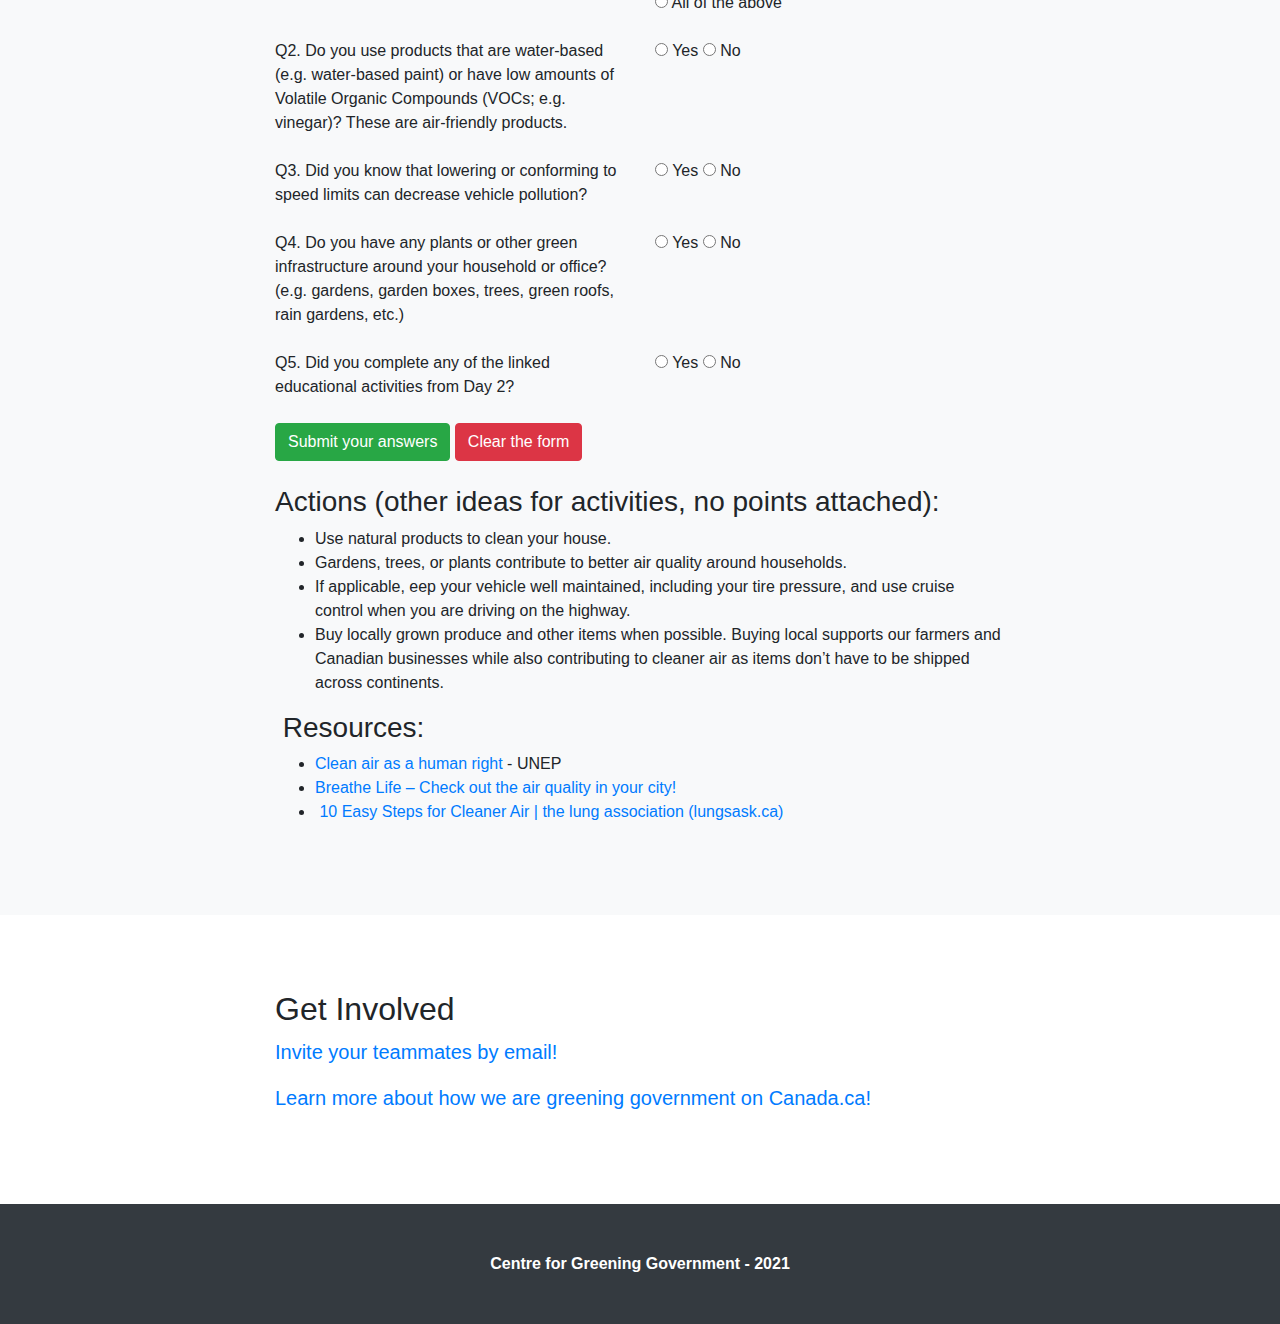
<file: day3.html>
<!DOCTYPE html>
<html lang="en">
   <head>
      <meta charset="utf-8">
      <meta name="viewport" content="width=device-width, initial-scale=1, shrink-to-fit=no">
      <meta name="description" content="">
      <meta name="author" content="">
      <title>Canadian Environment Week 2021 - Green Challenge - Day 3</title>
      <!-- Bootstrap core CSS -->
      <link href="vendor/bootstrap/css/bootstrap.min.css" rel="stylesheet">
      <!-- Custom styles for this template -->
      <link href="css/scrolling-nav.css" rel="stylesheet">
      <script></script>
   </head>
   <body id="page-top">
      <!-- Navigation -->
      <nav class="navbar navbar-expand-lg navbar-dark bg-dark fixed-top" id="mainNav">
         <div class="container">
            <a class="navbar-brand js-scroll-trigger" href="#page-top">Green Challenge 2021</a>
            <button class="navbar-toggler" type="button" data-toggle="collapse" data-target="#navbarResponsive" aria-controls="navbarResponsive" aria-expanded="false" aria-label="Toggle navigation">
            <span class="navbar-toggler-icon"></span>
            </button>
            <div class="collapse navbar-collapse" id="navbarResponsive">
               <ul class="navbar-nav ml-auto">
                  <li class="nav-item">
                     <a class="nav-link js-scroll-trigger" href="#intro">About</a>
                  </li>
                  <li class="nav-item">
                     <a class="nav-link js-scroll-trigger" href="#greening">Get Involved</a>
                  </li>
                  <li class="nav-item">
                     <a class="nav-link js-scroll-trigger" href="jour3.html">Français</a>
                  </li>
               </ul>
            </div>
         </div>
      </nav>
      <header class="bg-primary text-white">
         <div class="container text-center">
            <img src="Canadian Environment Week.png" style="height:180px;" alt="Canadian Environment Week 2021 - Green Challenge" />
         </div>
      </header>
      <section id="intro">
         <div class="container">
            <div class="row">
               <div class="col-lg-8 mx-auto">
                  <h1>Welcome to Day 3!</h1>
<p class="lead">June 2 is <a href="https://www.canada.ca/en/environment-climate-change/campaigns/canadian-environment-week/clean-air-day.html">Clean Air Day</a>! Outdoor&nbsp;<strong>air pollution</strong>&nbsp;is a mixture of gases, particles, and many other chemicals that can have an impact on human health. Key outdoor air pollutants include:</p>
                  <ul type="disc">
                     <li class="lead">Fine particulate matter (<strong>PM<sub>2.5</sub></strong>)</li>
                     <li class="lead">Nitrogen dioxide (<strong>NO<sub>2</sub></strong>)</li>
                     <li class="lead">Ground-level ozone (<strong>O<sub>3</sub></strong>)</li>
                  </ul>
                  <p class="lead">Air pollution is a problem, both on a global scale and for local communities. It is one of the most significant environmental challenges affecting public health, and one of the most avoidable causes of death and disease.&nbsp; Evidence shows that exposure to air pollution increases susceptibility to respiratory viral infections and pneumonia. This suggests that people exposed to higher levels of air pollution may be at greater risk of becoming ill with COVID-19, with an increase in frequency of the most severe outcomes.</p>
                  <p class="lead">Maintaining good air quality is everyone&rsquo;s responsibility.</p>
                  <h3>Linked educational activity (for points): </h3>
                  <ul>
                     <li><a href="https://www.youtube.com/watch?v=e6rglsLy1Ys">Watch a quick 101 YouTube video on Air Pollution!</a> (4 minutes, in English)</li>
                     <li><a href="https://www.quizz.biz/quizz-214731.html">Take</a> a quiz on winter smog! (in French)</li>
                  </ul>
               </div>
            </div>
         </div>
      </section>
      <section id="services" class="bg-light">
         <div class="container">
            <div class="row">
               <div class="col-lg-8 mx-auto">
                  <h2>Today's Challenge</h2>
                  
                  <iframe name="hidden_iframe" id="hidden_iframe" style="display:none;" onload="if(submitted)  {window.location='/thanks.html';}"></iframe>
                  <form action="https://docs.google.com/forms/u/0/d/e/1FAIpQLSd4L_SvwEOutY2BOEDeJIa-43iyzG3TsyJO0BYx-ybelJEhHg/formResponse" target="top" method="POST" id="mG61Hd">
                  <fieldset>
                  <!-- Form -->
                  <input type="hidden" id="ID" name="ID">
                  <div class="form-group row">
                     <label class="col-md-4 control-label" for="entry.1030287283">What is your email address?</label>
                     <div class="col-md-8">
                        <input id="email" style="width: 100%;" name="entry.1030287283" type="text" placeholder="yourname@domain.ca" class="form-control input-md">
                     </div>
                  </div>
                  <div class="form-group row">
                     <label class="col-md-4 control-label" for="entry.1202150608">In which Department/Agency do you work in?</label>
                     <div class="col-md-8">
                        <select id="org" name="entry.1202150608" class="form-control">
                           <option disabled selected> -- Select an organization -- </option>
                           <option value="ASC">Accessibility Standards Canada</option>
                           <option value="ATSSC">Administrative Tribunals Support Service of Canada</option>
                           <option value="AAFC">Agriculture and Agri-Food Canada</option>
                           <option value="ACOA">Atlantic Canada Opportunities Agency</option>
                           <option value="APA">Atlantic Pilotage Authority Canada</option>
                           <option value="AECL">Atomic Energy of Canada Limited</option>
                           <option value="OAG">Auditor General of Canada (Office of the)</option>
                           <option value="BANK">Bank of Canada</option>
                           <option value="BANKM">Bank of Canada Museum</option>
                           <option value="BWB">Blue Water Bridge Canada</option>
                           <option value="BDC">Business Development Bank of Canada</option>
                           <option value="CART">Canada Agricultural Review Tribunal</option>
                           <option value="AGRIFOOD">Canada Agriculture and Food Museum</option>
                           <option value="AVSPACE">Canada Aviation and Space Museum</option>
                           <option value="CBSA">Canada Border Services Agency</option>
                           <option value="CCA">Canada Council for the Arts</option>
                           <option value="CDIC">Canada Deposit Insurance Corporation</option>
                           <option value="CDEV">Canada Development Investment Corporation</option>
                           <option value="CED">Canada Economic Development for Quebec Regions</option>
                           <option value="CEIC">Canada Employment Insurance Commission</option>
                           <option value="CER">Canada Energy Regulator</option>
                           <option value="CAFC">Canada Firearms Centre</option>
                           <option value="CIRB">Canada Industrial Relations Board</option>
                           <option value="CIB">Canada Infrastructure Bank</option>
                           <option value="CLC">Canada Lands Company Limited</option>
                           <option value="CMHC">Canada Mortgage and Housing Corporation</option>
                           <option value="CPPIB">Canada Pension Plan Investment Board</option>
                           <option value="CPC">Canada Post</option>
                           <option value="CRC">Canada Research Chairs</option>
                           <option value="CRA">Canada Revenue Agency</option>
                           <option value="CSPS">Canada School of Public Service</option>
                           <option value="SCITECH">Canada Science and Technology Museum</option>
                           <option value="CATSA">Canadian Air Transport Security Authority</option>
                           <option value="CA">Canadian Army</option>
                           <option value="CCOHS">Canadian Centre for Occupational Health and Safety</option>
                           <option value="CCG">Canadian Coast Guard</option>
                           <option value="CCC">Canadian Commercial Corporation</option>
                           <option value="CCI">Canadian Conservation Institute</option>
                           <option value="CCPERB">Canadian Cultural Property Export Review Board</option>
                           <option value="CDC">Canadian Dairy Commission</option>
                           <option value="CFIA">Canadian Food Inspection Agency</option>
                           <option value="CGC">Canadian Grain Commission</option>
                           <option value="PCH">Canadian Heritage</option>
                           <option value="CHIN">Canadian Heritage Information Network</option>
                           <option value="CHRC">Canadian Human Rights Commission</option>
                           <option value="CIHR">Canadian Institutes of Health Research</option>
                           <option value="CIPO">Canadian Intellectual Property Office</option>
                           <option value="CICS">Canadian Intergovernmental Conference Secretariat</option>
                           <option value="CITT">Canadian International Trade Tribunal</option>
                           <option value="CJC">Canadian Judicial Council</option>
                           <option value="CMHR">Canadian Museum for Human Rights</option>
                           <option value="CMH">Canadian Museum of History</option>
                           <option value="CMIP">Canadian Museum of Immigration at Pier 21</option>
                           <option value="CMN">Canadian Museum of Nature</option>
                           <option value="CanNor">Canadian Northern Economic Development Agency</option>
                           <option value="CNSC">Canadian Nuclear Safety Commission</option>
                           <option value="CPMA">Canadian Pari-Mutuel Agency</option>
                           <option value="CPC">Canadian Police College</option>
                           <option value="CRRF">Canadian Race Relations Foundation</option>
                           <option value="CRTC">Canadian Radio-Television and Telecommunications Commission</option>
                           <option value="CSIS">Canadian Security Intelligence Service</option>
                           <option value="CSA">Canadian Space Agency</option>
                           <option value="CANSOFCOM">Canadian Special Operations Forces Command</option>
                           <option value="TCS">Canadian Trade Commissioner Service</option>
                           <option value="CTA">Canadian Transportation Agency</option>
                           <option value="WarM">Canadian War Museum</option>
                           <option value="CBC">CBC/Radio-Canada</option>
                           <option value="CRCC">Civilian Review and Complaints Commission for the RCMP</option>
                           <option value="FJA">Commissioner for Federal Judicial Affairs Canada (Office of the)</option>
                           <option value="OCL">Commissioner of Lobbying of Canada (Office of the)</option>
                           <option value="OCOL">Commissioner of Official Languages (Office of the)</option>
                           <option value="CRC">Communications Research Centre Canada</option>
                           <option value="CSEC">Communications Security Establishment Canada</option>
                           <option value="COBU">Competition Bureau Canada</option>
                           <option value="Competition">Competition Tribunal</option>
                           <option value="CIEC">Conflict of Interest and Ethics Commissioner (Office of the)</option>
                           <option value="CB">Copyright Board Canada</option>
                           <option value="CORCAN">CORCAN</option>
                           <option value="OCI">Correctional Investigator Canada</option>
                           <option value="CSC">Correctional Service Canada</option>
                           <option value="CMAC">Court Martial Appeal Court of Canada</option>
                           <option value="CAS">Courts Administration Service</option>
                           <option value="CIRNAC">Crown-Indigenous Relations and Northern Affairs Canada</option>
                           <option value="DCC">Defence Construction Canada</option>
                           <option value="DRDC">Defence Research and Development Canada</option>
                           <option value="Dem">Democratic Institutions</option>
                           <option value="DC">Destination Canada</option>
                           <option value="Elections">Elections Canada</option>
                           <option value="ESDC">Employment and Social Development Canada</option>
                           <option value="ECCC">Environment and Climate Change Canada</option>
                           <option value="EPRC">Environmental Protection Review Canada</option>
                           <option value="EDC">Export Development Canada</option>
                           <option value="FCC">Farm Credit Canada</option>
                           <option value="FPCC">Farm Products Council of Canada</option>
                           <option value="FBCL">Federal Bridge Corporation</option>
                           <option value="FCA">Federal Court of Appeal</option>
                           <option value="FC">Federal Court of Canada</option>
                           <option value="FedDev Ontario">Federal Economic Development Agency for Southern Ontario</option>
                           <option value="OFOVC">Federal Ombudsman for Victims Of Crime (Office of the)</option>
                           <option value="FIN">Finance Canada (Department of)</option>
                           <option value="FCAC">Financial Consumer Agency of Canada</option>
                           <option value="FINTRAC">Financial Transactions and Reports Analysis Centre of Canada</option>
                           <option value="DFO">Fisheries and Oceans Canada</option>
                           <option value="FFMC">Freshwater Fish Marketing Corporation</option>
                           <option value="GAC">Global Affairs Canada</option>
                           <option value="OSGG">Governor General of Canada</option>
                           <option value="GLPA">Great Lakes Pilotage Authority Canada</option>
                           <option value="HC">Health Canada</option>
                           <option value="HSMBC">Historic Sites and Monuments Board of Canada</option>
                           <option value="HRTC">Human Rights Tribunal of Canada</option>
                           <option value="IRB">Immigration and Refugee Board of Canada</option>
                           <option value="IRCC">Immigration, Refugees and Citizenship Canada</option>
                           <option value="IAAC">Impact Assessment Agency of Canada</option>
                           <option value="IRPDA">Independent Review Panel for Defence Acquisition</option>
                           <option value="InOil">Indian Oil and Gas Canada</option>
                           <option value="INAC">Indigenous and Northern Affairs Canada</option>
                           <option value="ISC">Indigenous Services Canada</option>
                           <option value="ITO">Industrial Technologies Office</option>
                           <option value="OIC">Information Commissioner (Office of the)</option>
                           <option value="INFC">Infrastructure Canada</option>
                           <option value="ISED">Innovation, Science and Economic Development Canada</option>
                           <option value="Intel">Intelligence Commissoner (Office of the)</option>
                           <option value="IGA">Intergovernmental Affairs</option>
                           <option value="IDRC">International Development Research Centre</option>
                           <option value="JCCBI">Jacques Cartier and Champlain Bridges</option>
                           <option value="JCBC">Judicial Compensation and Benefits Commission</option>
                           <option value="JUS">Justice Canada (Department of)</option>
                           <option value="LABOUR">Labour Program</option>
                           <option value="LPA">Laurentian Pilotage Authority Canada</option>
                           <option value="LAC">Library and Archives Canada</option>
                           <option value="MarineAtlantic">Marine Atlantic</option>
                           <option value="MC">Measurement Canada</option>
                           <option value="MGERC">Military Grievances External Review Committee</option>
                           <option value="MPCC">Military Police Complaints Commission of Canada</option>
                           <option value="NAC">National Arts Centre</option>
                           <option value="NBC">National Battlefields Commission</option>
                           <option value="NCC">National Capital Commission</option>
                           <option value="DND">National Defence</option>
                           <option value="NFB">National Film Board</option>
                           <option value="NGC">National Gallery of Canada</option>
                           <option value="NRC">National Research Council Canada</option>
                           <option value="NSIRA">National Security and Intelligence Review Agency</option>
                           <option value="NSC">National Seniors Council</option>
                           <option value="NRCan">Natural Resources Canada</option>
                           <option value="NSERC">Natural Sciences and Engineering Research Canada</option>
                           <option value="NPA">Northern Pipeline Agency Canada</option>
                           <option value="OHSTC">Occupational Health and Safety Tribunal Canada</option>
                           <option value="OCMJ">Office of the Chief Military Judge</option>
                           <option value="OMBUD">Ombudsman for the Department of National Defence and the Canadian Armed Forces (Office of the)</option>
                           <option value="PPA">Pacific Pilotage Authority Canada</option>
                           <option value="PC">Parks Canada</option>
                           <option value="PARL">Parliament of Canada</option>
                           <option value="PBC">Parole Board of Canada</option>
                           <option value="PMPRB">Patented Medicine Prices Review Board Canada</option>
                           <option value="POLAR">Polar Knowledge Canada</option>
                           <option value="PMO">Prime Minister of Canada</option>
                           <option value="OPC">Privacy Commissioner of Canada (Office of the)</option>
                           <option value="PCO">Privy Council Office</option>
                           <option value="OPO">Procurement Ombudsman (Office of the)</option>
                           <option value="PHAC">Public Health Agency of Canada</option>
                           <option value="PPSC">Public Prosecution Service of Canada</option>
                           <option value="PS">Public Safety Canada</option>
                           <option value="PSIC">Public Sector Integrity Commissioner of Canada (Office of the)</option>
                           <option value="PSP Investments">Public Sector Pension Investment Board</option>
                           <option value="PSDPTC">Public Servants Disclosure Protection Tribunal Canada</option>
                           <option value="PSC">Public Service Commission of Canada</option>
                           <option value="PSLREB">Public Service Labour Relations and Employment Board</option>
                           <option value="PSPC">Public Services and Procurement Canada</option>
                           <option value="SCT">Registry of the Specific Claims Tribunal of Canada</option>
                           <option value="RIDLEY">Ridley Terminals Inc.</option>
                           <option value="RCAF">Royal Canadian Air Force</option>
                           <option value="Mint">Royal Canadian Mint</option>
                           <option value="RCMP">Royal Canadian Mounted Police</option>
                           <option value="ERC">Royal Canadian Mounted Police External Review Committee</option>
                           <option value="RCN">Royal Canadian Navy</option>
                           <option value="RMCC">Royal Military College of Canada</option>
                           <option value="NSICOP">Secretariat of the National Security and Intelligence Committee of Parliamentarians</option>
                           <option value="ServCan">Service Canada</option>
                           <option value="SSC">Shared Services Canada</option>
                           <option value="SSHRC">Social Sciences and Humanities Research Council of Canada</option>
                           <option value="SST">Social Security Tribunal of Canada</option>
                           <option value="SCC-CCN">Standards Council of Canada</option>
                           <option value="StatCan">Statistics Canada</option>
                           <option value="OSB">Superintendent of Bankruptcy Canada (Office of the)</option>
                           <option value="OSFI">Superintendent of Financial Institutions Canada (Office of the)</option>
                           <option value="SCC">Supreme Court of Canada</option>
                           <option value="TCC">Tax Court of Canada</option>
                           <option value="OTO">Taxpayers' Ombudsman (Office of the)</option>
                           <option value="TELEFILM">Telefilm Canada</option>
                           <option value="TRANS">Translation Bureau</option>
                           <option value="TC">Transport Canada</option>
                           <option value="TATC">Transportation Appeal Tribunal of Canada</option>
                           <option value="TSB">Transportation Safety Board of Canada</option>
                           <option value="TBS">Treasury Board of Canada Secretariat</option>
                           <option value="VAC">Veterans Affairs Canada</option>
                           <option value="VRAB">Veterans Review and Appeal Board</option>
                           <option value="VETOMBUD">Veterans' Ombudsman (Office of the)</option>
                           <option value="VIA Rail">VIA Rail Canada</option>
                           <option value="VMC">Virtual Museum of Canada</option>
                           <option value="WD">Western Economic Diversification Canada</option>
                           <option value="WDBA">Windsor-Detroit Bridge Authority</option>
                           <option value="WAGE">Women and Gender Equality Canada</option>
                           <option value="YOUTH">Youth</option>
                        </select>
                     </div>
                  </div>
                  <div class="form-group row">
                     <label class="col-md-6 control-label" for="entry.1297867789">Q1. In Canada, air pollution comes from: </label>
                     <div class="col-md-6">
                        <label class="radio-inline" for="entry.1297867789-0">
                        <input type="radio" name="entry.1297867789" id="q1-0" value="0">
                        Vehicles, industrial facilities, wood burning, oil and gas industry
                        </label>
                        <label class="radio-inline" for="entry.1297867789-1">
                        <input type="radio" name="entry.1297867789" id="q1-1" value="0">
                        Forest fires, agriculture, construction, electricity generation
                        </label>
                        <label class="radio-inline" for="entry.1297867789-2">
                        <input type="radio" name="entry.1297867789" id="q1-2" value="25">
                        All of the above
                        </label>
                     </div>
                  </div>
                  <div class="form-group row">
                     <label class="col-md-6 control-label" for="entry.1328831846">Q2. Do you use products that are water-based (e.g. water-based paint) or have low amounts of Volatile Organic Compounds (VOCs; e.g. vinegar)? These are air-friendly products.</label>
                     <div class="col-md-6">
                        <label class="radio-inline" for="entry.1328831846-0">
                        <input type="radio" name="entry.1328831846" id="q2-0" value="25">
                        Yes
                        </label>
                        <label class="radio-inline" for="entry.1328831846-1">
                        <input type="radio" name="entry.1328831846" id="q2-1" value="0">
                        No
                        </label>
                     </div>
                  </div>
                  <div class="form-group row">
                     <label class="col-md-6 control-label" for="entry.1760173814">Q3. Did you know that lowering or conforming to speed limits can decrease vehicle pollution?</label>
                     <div class="col-md-6">
                        <label class="radio-inline" for="entry.1760173814-0">
                        <input type="radio" name="entry.1760173814" id="q3-0" value="25">
                        Yes
                        </label>
                        <label class="radio-inline" for="entry.1760173814-1">
                        <input type="radio" name="entry.1760173814" id="q3-1" value="0">
                        No
                        </label>
                     </div>
                  </div>
                  <div class="form-group row">
                     <label class="col-md-6 control-label" for="entry.625789657">Q4. Do you have any plants or other green infrastructure around your household or office? (e.g. gardens, garden boxes, trees, green roofs, rain gardens, etc.)</label>
                     <div class="col-md-6">
                        <label class="radio-inline" for="entry.625789657-0">
                        <input type="radio" name="entry.625789657" id="q4-0" value="25">
                        Yes
                        </label>
                        <label class="radio-inline" for="entry.625789657-1">
                        <input type="radio" name="entry.625789657" id="q4-1" value="0">
                        No
                        </label>
                     </div>
                  </div>
                  <div class="form-group row">
                     <label class="col-md-6 control-label" for="entry.1697933302">Q5. Did you complete any of the linked educational activities from Day 2? </label>
                     <div class="col-md-6">
                        <label class="radio-inline" for="entry.1697933302-0">
                        <input type="radio" name="entry.1697933302" id="q5-0" value="25">
                        Yes
                        </label>
                        <label class="radio-inline" for="entry.1697933302-1">
                        <input type="radio" name="entry.1697933302" id="q5-1" value="0">
                        No
                        </label>
                     </div>
                  </div>
                  <button class="btn btn-md btn-success mrgn-tp-md" type="submit" id="submit-form">Submit your answers</button>
                  <button class="btn btn-md btn-danger mrgn-tp-md" type="reset" value="Reset">Clear the form</button>
                  <div id="myDIV"></div>
                  <br />
                     <h3>Actions (other ideas for activities, no points attached):</h3>
                  <ul>
                     <li>Use natural products to clean your house.</li>
                     <li>Gardens, trees, or plants contribute to better air quality around households.</li>
                     <li>If applicable, eep your vehicle well maintained, including your tire pressure, and use cruise control when you are driving on the highway.</li>
                     <li>Buy locally grown produce and other items when possible. Buying local supports our farmers and Canadian businesses while also contributing to cleaner air as items don&rsquo;t have to be shipped across continents.</li>
                  </ul>
                  <h3>&nbsp;Resources:</h3>
                  <ul>
                     <li><a href="https://www.unenvironment.org/news-and-stories/story/clean-air-human-right" aria-invalid="true">Clean air as a human right</a> - UNEP</li>
                     <li><a href="https://breathelife2030.org/">Breathe Life &ndash; Check out the air quality in your city!</a><u> </u></li>
                     <li>&nbsp;<a href="https://www.lungsask.ca/lung-health/air-quality/10-easy-steps-cleaner-air">10 Easy Steps for Cleaner Air | the lung association (lungsask.ca)</a></li>
                  </ul>
               </div>
            </div>
         </div>
      </section>
      <section id="greening">
         <div class="container">
            <div class="row">
               <div class="col-lg-8 mx-auto">
                  <h2>Get Involved</h2>
                  <p class="lead">
                     <a href="mailto:?subject=Green Challenge 2021 - Telework Edition / Défi écologique 2021 - Édition télétravail &Body=Hi, please join me and register to the Green Challenge 2021. Registration info is available at https://cew-sce.github.io/2021/. / Bonjour, joins-toi à moi et participe au Défi écologique 2021. Inscris-toi au https://cew-sce.github.io/2021/fr.html.">Invite your teammates by email!</a>
                  </p>
                  <p class="lead">
                     <a href="https://www.canada.ca/en/treasury-board-secretariat/services/innovation/greening-government.html">Learn more about how we are greening government on Canada.ca!</a>
                  </p>
               </div>
            </div>
         </div>
      </section>
      <!-- Footer -->
      <footer class="py-5 bg-dark">
         <div class="container">
            <p class="m-0 text-center text-white">Centre for Greening Government - 2021 </p>
         </div>
         <!-- /.container -->
      </footer>
      <!-- Bootstrap core JavaScript -->
      <script src="vendor/jquery/jquery.min.js"></script>
      <script src="vendor/bootstrap/js/bootstrap.bundle.min.js"></script>
      <!-- Plugin JavaScript -->
      <script src="vendor/jquery-easing/jquery.easing.min.js"></script>
      <!-- Custom JavaScript for this theme -->
      <script src="js/scrolling-nav.js"></script>
      <script>
         function myFunction() {
           var x = document.getElementById("myDIV");
           if (x.innerHTML === "") {
             x.innerHTML = "<b>Your answers are in. See you tomorrow!</b>";
           } else {
             x.innerHTML = "";
           }
         }
      </script>
   </body>
</html>
</file>
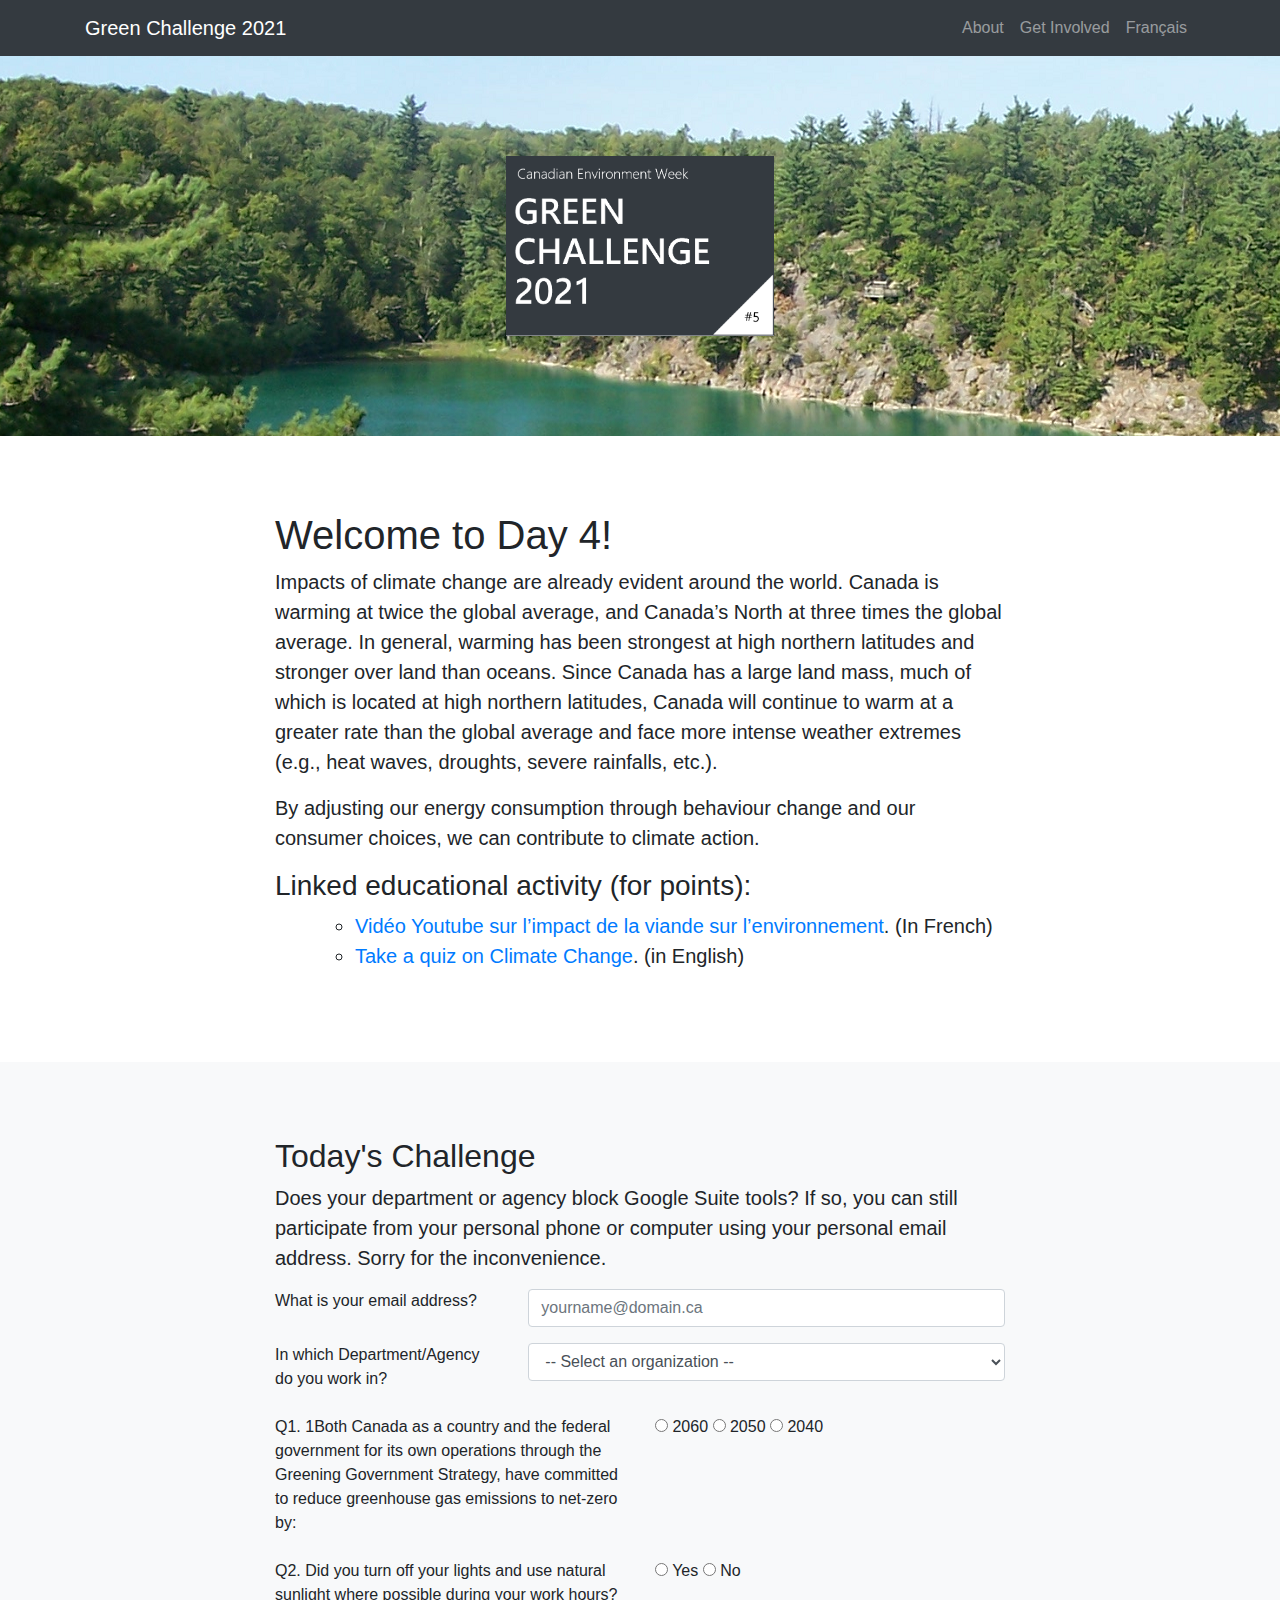
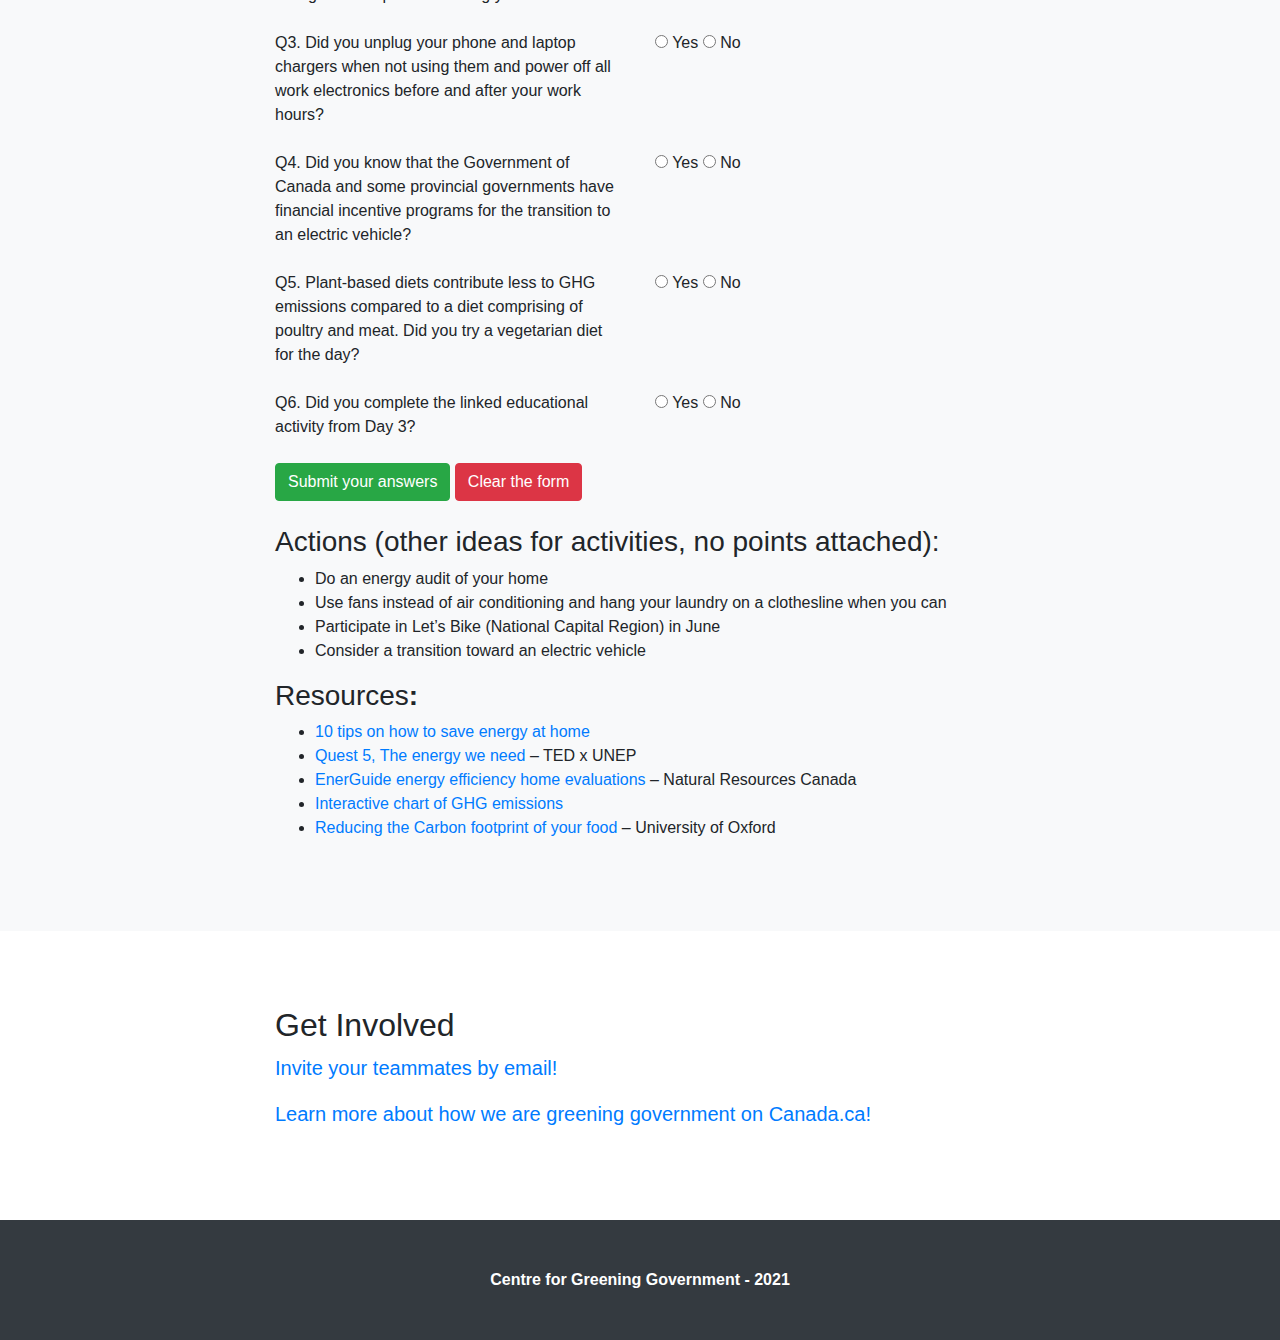
<file: day4.html>
<!DOCTYPE html>
<html lang="en">
   <head>
      <meta charset="utf-8">
      <meta name="viewport" content="width=device-width, initial-scale=1, shrink-to-fit=no">
      <meta name="description" content="">
      <meta name="author" content="">
      <title>Canadian Environment Week 2021 - Green Challenge - Day 4</title>
      <!-- Bootstrap core CSS -->
      <link href="vendor/bootstrap/css/bootstrap.min.css" rel="stylesheet">
      <!-- Custom styles for this template -->
      <link href="css/scrolling-nav.css" rel="stylesheet">
      <script></script>
   </head>
   <body id="page-top">
      <!-- Navigation -->
      <nav class="navbar navbar-expand-lg navbar-dark bg-dark fixed-top" id="mainNav">
         <div class="container">
            <a class="navbar-brand js-scroll-trigger" href="#page-top">Green Challenge 2021</a>
            <button class="navbar-toggler" type="button" data-toggle="collapse" data-target="#navbarResponsive" aria-controls="navbarResponsive" aria-expanded="false" aria-label="Toggle navigation">
            <span class="navbar-toggler-icon"></span>
            </button>
            <div class="collapse navbar-collapse" id="navbarResponsive">
               <ul class="navbar-nav ml-auto">
                  <li class="nav-item">
                     <a class="nav-link js-scroll-trigger" href="#intro">About</a>
                  </li>
                  <li class="nav-item">
                     <a class="nav-link js-scroll-trigger" href="#greening">Get Involved</a>
                  </li>
                  <li class="nav-item">
                     <a class="nav-link js-scroll-trigger" href="jour4.html">Français</a>
                  </li>
               </ul>
            </div>
         </div>
      </nav>
      <header class="bg-primary text-white">
         <div class="container text-center">
            <img src="Canadian Environment Week.png" style="height:180px;" alt="Canadian Environment Week 2021 - Green Challenge" />
         </div>
      </header>
      <section id="intro">
         <div class="container">
            <div class="row">
               <div class="col-lg-8 mx-auto">
                  <h1>Welcome to Day 4!</h1>
                  <p class="lead">Impacts of climate change are already evident around the world. Canada is warming at twice the global average, and Canada’s North at three times the global average. In general, warming has been strongest at high northern latitudes and stronger over land than oceans. Since Canada has a large land mass, much of which is located at high northern latitudes, Canada will continue to warm at a greater rate than the global average and face more intense weather extremes (e.g., heat waves, droughts, severe rainfalls, etc.).   </p>
                  <p class="lead">By adjusting our energy consumption through behaviour change and our consumer choices, we can contribute to climate action. </p>
                  <h3>Linked educational activity (for points):</h3>
                  <ul>
                     <li style="list-style-type: none;">
                        <ul>
                           <li class="lead"><a href="https://www.youtube.com/watch?v=nVydgG2DFU0">Vid&eacute;o Youtube sur l&rsquo;impact de la viande sur l&rsquo;environnement</a>. (In French)</li>
                           <li class="lead"><a href="https://www.earthday.org/the-climate-change-quiz/">Take a quiz on Climate Change</a>. (in English)</li>
                        </ul>
                     </li>
                  </ul>
               </div>
            </div>
         </div>
      </section>
      <section id="services" class="bg-light">
         <div class="container">
         <div class="row">
            <div class="col-lg-8 mx-auto">
               <h2>Today's Challenge</h2>
               <p class="lead">
                  Does your department or agency block Google Suite tools? If so, you can still participate from your personal phone or computer using your personal email address. Sorry for the inconvenience.
               </p>
               <iframe name="hidden_iframe" id="hidden_iframe" style="display:none;" onload="if(submitted)  {window.location='/thanks.html';}"></iframe>
               <form action="https://docs.google.com/forms/u/0/d/e/1FAIpQLSeUU6BvCBmSuul6-zjF_CR8bpke6I47W2JDHgI1UpQ78ZyiEw/formResponse" target="top" method="POST" id="mG61Hd">
               <fieldset>
               <!-- Form -->
               <input type="hidden" id="ID" name="ID">
               <div class="form-group row">
                  <label class="col-md-4 control-label" for="entry.1107672274">What is your email address?</label>
                  <div class="col-md-8">
                     <input id="email" style="width: 100%;" name="entry.1107672274" type="text" placeholder="yourname@domain.ca" class="form-control input-md">
                  </div>
               </div>
               <div class="form-group row">
                  <label class="col-md-4 control-label" for="entry.714025002">In which Department/Agency do you work in?</label>
                  <div class="col-md-8">
                     <select id="org" name="entry.714025002" class="form-control">
                        <option disabled selected> -- Select an organization -- </option>
                        <option value="ASC">Accessibility Standards Canada</option>
                        <option value="ATSSC">Administrative Tribunals Support Service of Canada</option>
                        <option value="AAFC">Agriculture and Agri-Food Canada</option>
                        <option value="ACOA">Atlantic Canada Opportunities Agency</option>
                        <option value="APA">Atlantic Pilotage Authority Canada</option>
                        <option value="AECL">Atomic Energy of Canada Limited</option>
                        <option value="OAG">Auditor General of Canada (Office of the)</option>
                        <option value="BANK">Bank of Canada</option>
                        <option value="BANKM">Bank of Canada Museum</option>
                        <option value="BWB">Blue Water Bridge Canada</option>
                        <option value="BDC">Business Development Bank of Canada</option>
                        <option value="CART">Canada Agricultural Review Tribunal</option>
                        <option value="AGRIFOOD">Canada Agriculture and Food Museum</option>
                        <option value="AVSPACE">Canada Aviation and Space Museum</option>
                        <option value="CBSA">Canada Border Services Agency</option>
                        <option value="CCA">Canada Council for the Arts</option>
                        <option value="CDIC">Canada Deposit Insurance Corporation</option>
                        <option value="CDEV">Canada Development Investment Corporation</option>
                        <option value="CED">Canada Economic Development for Quebec Regions</option>
                        <option value="CEIC">Canada Employment Insurance Commission</option>
                        <option value="CER">Canada Energy Regulator</option>
                        <option value="CAFC">Canada Firearms Centre</option>
                        <option value="CIRB">Canada Industrial Relations Board</option>
                        <option value="CIB">Canada Infrastructure Bank</option>
                        <option value="CLC">Canada Lands Company Limited</option>
                        <option value="CMHC">Canada Mortgage and Housing Corporation</option>
                        <option value="CPPIB">Canada Pension Plan Investment Board</option>
                        <option value="CPC">Canada Post</option>
                        <option value="CRC">Canada Research Chairs</option>
                        <option value="CRA">Canada Revenue Agency</option>
                        <option value="CSPS">Canada School of Public Service</option>
                        <option value="SCITECH">Canada Science and Technology Museum</option>
                        <option value="CATSA">Canadian Air Transport Security Authority</option>
                        <option value="CA">Canadian Army</option>
                        <option value="CCOHS">Canadian Centre for Occupational Health and Safety</option>
                        <option value="CCG">Canadian Coast Guard</option>
                        <option value="CCC">Canadian Commercial Corporation</option>
                        <option value="CCI">Canadian Conservation Institute</option>
                        <option value="CCPERB">Canadian Cultural Property Export Review Board</option>
                        <option value="CDC">Canadian Dairy Commission</option>
                        <option value="CFIA">Canadian Food Inspection Agency</option>
                        <option value="CGC">Canadian Grain Commission</option>
                        <option value="PCH">Canadian Heritage</option>
                        <option value="CHIN">Canadian Heritage Information Network</option>
                        <option value="CHRC">Canadian Human Rights Commission</option>
                        <option value="CIHR">Canadian Institutes of Health Research</option>
                        <option value="CIPO">Canadian Intellectual Property Office</option>
                        <option value="CICS">Canadian Intergovernmental Conference Secretariat</option>
                        <option value="CITT">Canadian International Trade Tribunal</option>
                        <option value="CJC">Canadian Judicial Council</option>
                        <option value="CMHR">Canadian Museum for Human Rights</option>
                        <option value="CMH">Canadian Museum of History</option>
                        <option value="CMIP">Canadian Museum of Immigration at Pier 21</option>
                        <option value="CMN">Canadian Museum of Nature</option>
                        <option value="CanNor">Canadian Northern Economic Development Agency</option>
                        <option value="CNSC">Canadian Nuclear Safety Commission</option>
                        <option value="CPMA">Canadian Pari-Mutuel Agency</option>
                        <option value="CPC">Canadian Police College</option>
                        <option value="CRRF">Canadian Race Relations Foundation</option>
                        <option value="CRTC">Canadian Radio-Television and Telecommunications Commission</option>
                        <option value="CSIS">Canadian Security Intelligence Service</option>
                        <option value="CSA">Canadian Space Agency</option>
                        <option value="CANSOFCOM">Canadian Special Operations Forces Command</option>
                        <option value="TCS">Canadian Trade Commissioner Service</option>
                        <option value="CTA">Canadian Transportation Agency</option>
                        <option value="WarM">Canadian War Museum</option>
                        <option value="CBC">CBC/Radio-Canada</option>
                        <option value="CRCC">Civilian Review and Complaints Commission for the RCMP</option>
                        <option value="FJA">Commissioner for Federal Judicial Affairs Canada (Office of the)</option>
                        <option value="OCL">Commissioner of Lobbying of Canada (Office of the)</option>
                        <option value="OCOL">Commissioner of Official Languages (Office of the)</option>
                        <option value="CRC">Communications Research Centre Canada</option>
                        <option value="CSEC">Communications Security Establishment Canada</option>
                        <option value="COBU">Competition Bureau Canada</option>
                        <option value="Competition">Competition Tribunal</option>
                        <option value="CIEC">Conflict of Interest and Ethics Commissioner (Office of the)</option>
                        <option value="CB">Copyright Board Canada</option>
                        <option value="CORCAN">CORCAN</option>
                        <option value="OCI">Correctional Investigator Canada</option>
                        <option value="CSC">Correctional Service Canada</option>
                        <option value="CMAC">Court Martial Appeal Court of Canada</option>
                        <option value="CAS">Courts Administration Service</option>
                        <option value="CIRNAC">Crown-Indigenous Relations and Northern Affairs Canada</option>
                        <option value="DCC">Defence Construction Canada</option>
                        <option value="DRDC">Defence Research and Development Canada</option>
                        <option value="Dem">Democratic Institutions</option>
                        <option value="DC">Destination Canada</option>
                        <option value="Elections">Elections Canada</option>
                        <option value="ESDC">Employment and Social Development Canada</option>
                        <option value="ECCC">Environment and Climate Change Canada</option>
                        <option value="EPRC">Environmental Protection Review Canada</option>
                        <option value="EDC">Export Development Canada</option>
                        <option value="FCC">Farm Credit Canada</option>
                        <option value="FPCC">Farm Products Council of Canada</option>
                        <option value="FBCL">Federal Bridge Corporation</option>
                        <option value="FCA">Federal Court of Appeal</option>
                        <option value="FC">Federal Court of Canada</option>
                        <option value="FedDev Ontario">Federal Economic Development Agency for Southern Ontario</option>
                        <option value="OFOVC">Federal Ombudsman for Victims Of Crime (Office of the)</option>
                        <option value="FIN">Finance Canada (Department of)</option>
                        <option value="FCAC">Financial Consumer Agency of Canada</option>
                        <option value="FINTRAC">Financial Transactions and Reports Analysis Centre of Canada</option>
                        <option value="DFO">Fisheries and Oceans Canada</option>
                        <option value="FFMC">Freshwater Fish Marketing Corporation</option>
                        <option value="GAC">Global Affairs Canada</option>
                        <option value="OSGG">Governor General of Canada</option>
                        <option value="GLPA">Great Lakes Pilotage Authority Canada</option>
                        <option value="HC">Health Canada</option>
                        <option value="HSMBC">Historic Sites and Monuments Board of Canada</option>
                        <option value="HRTC">Human Rights Tribunal of Canada</option>
                        <option value="IRB">Immigration and Refugee Board of Canada</option>
                        <option value="IRCC">Immigration, Refugees and Citizenship Canada</option>
                        <option value="IAAC">Impact Assessment Agency of Canada</option>
                        <option value="IRPDA">Independent Review Panel for Defence Acquisition</option>
                        <option value="InOil">Indian Oil and Gas Canada</option>
                        <option value="INAC">Indigenous and Northern Affairs Canada</option>
                        <option value="ISC">Indigenous Services Canada</option>
                        <option value="ITO">Industrial Technologies Office</option>
                        <option value="OIC">Information Commissioner (Office of the)</option>
                        <option value="INFC">Infrastructure Canada</option>
                        <option value="ISED">Innovation, Science and Economic Development Canada</option>
                        <option value="Intel">Intelligence Commissoner (Office of the)</option>
                        <option value="IGA">Intergovernmental Affairs</option>
                        <option value="IDRC">International Development Research Centre</option>
                        <option value="JCCBI">Jacques Cartier and Champlain Bridges</option>
                        <option value="JCBC">Judicial Compensation and Benefits Commission</option>
                        <option value="JUS">Justice Canada (Department of)</option>
                        <option value="LABOUR">Labour Program</option>
                        <option value="LPA">Laurentian Pilotage Authority Canada</option>
                        <option value="LAC">Library and Archives Canada</option>
                        <option value="MarineAtlantic">Marine Atlantic</option>
                        <option value="MC">Measurement Canada</option>
                        <option value="MGERC">Military Grievances External Review Committee</option>
                        <option value="MPCC">Military Police Complaints Commission of Canada</option>
                        <option value="NAC">National Arts Centre</option>
                        <option value="NBC">National Battlefields Commission</option>
                        <option value="NCC">National Capital Commission</option>
                        <option value="DND">National Defence</option>
                        <option value="NFB">National Film Board</option>
                        <option value="NGC">National Gallery of Canada</option>
                        <option value="NRC">National Research Council Canada</option>
                        <option value="NSIRA">National Security and Intelligence Review Agency</option>
                        <option value="NSC">National Seniors Council</option>
                        <option value="NRCan">Natural Resources Canada</option>
                        <option value="NSERC">Natural Sciences and Engineering Research Canada</option>
                        <option value="NPA">Northern Pipeline Agency Canada</option>
                        <option value="OHSTC">Occupational Health and Safety Tribunal Canada</option>
                        <option value="OCMJ">Office of the Chief Military Judge</option>
                        <option value="OMBUD">Ombudsman for the Department of National Defence and the Canadian Armed Forces (Office of the)</option>
                        <option value="PPA">Pacific Pilotage Authority Canada</option>
                        <option value="PC">Parks Canada</option>
                        <option value="PARL">Parliament of Canada</option>
                        <option value="PBC">Parole Board of Canada</option>
                        <option value="PMPRB">Patented Medicine Prices Review Board Canada</option>
                        <option value="POLAR">Polar Knowledge Canada</option>
                        <option value="PMO">Prime Minister of Canada</option>
                        <option value="OPC">Privacy Commissioner of Canada (Office of the)</option>
                        <option value="PCO">Privy Council Office</option>
                        <option value="OPO">Procurement Ombudsman (Office of the)</option>
                        <option value="PHAC">Public Health Agency of Canada</option>
                        <option value="PPSC">Public Prosecution Service of Canada</option>
                        <option value="PS">Public Safety Canada</option>
                        <option value="PSIC">Public Sector Integrity Commissioner of Canada (Office of the)</option>
                        <option value="PSP Investments">Public Sector Pension Investment Board</option>
                        <option value="PSDPTC">Public Servants Disclosure Protection Tribunal Canada</option>
                        <option value="PSC">Public Service Commission of Canada</option>
                        <option value="PSLREB">Public Service Labour Relations and Employment Board</option>
                        <option value="PSPC">Public Services and Procurement Canada</option>
                        <option value="SCT">Registry of the Specific Claims Tribunal of Canada</option>
                        <option value="RIDLEY">Ridley Terminals Inc.</option>
                        <option value="RCAF">Royal Canadian Air Force</option>
                        <option value="Mint">Royal Canadian Mint</option>
                        <option value="RCMP">Royal Canadian Mounted Police</option>
                        <option value="ERC">Royal Canadian Mounted Police External Review Committee</option>
                        <option value="RCN">Royal Canadian Navy</option>
                        <option value="RMCC">Royal Military College of Canada</option>
                        <option value="NSICOP">Secretariat of the National Security and Intelligence Committee of Parliamentarians</option>
                        <option value="ServCan">Service Canada</option>
                        <option value="SSC">Shared Services Canada</option>
                        <option value="SSHRC">Social Sciences and Humanities Research Council of Canada</option>
                        <option value="SST">Social Security Tribunal of Canada</option>
                        <option value="SCC-CCN">Standards Council of Canada</option>
                        <option value="StatCan">Statistics Canada</option>
                        <option value="OSB">Superintendent of Bankruptcy Canada (Office of the)</option>
                        <option value="OSFI">Superintendent of Financial Institutions Canada (Office of the)</option>
                        <option value="SCC">Supreme Court of Canada</option>
                        <option value="TCC">Tax Court of Canada</option>
                        <option value="OTO">Taxpayers' Ombudsman (Office of the)</option>
                        <option value="TELEFILM">Telefilm Canada</option>
                        <option value="TRANS">Translation Bureau</option>
                        <option value="TC">Transport Canada</option>
                        <option value="TATC">Transportation Appeal Tribunal of Canada</option>
                        <option value="TSB">Transportation Safety Board of Canada</option>
                        <option value="TBS">Treasury Board of Canada Secretariat</option>
                        <option value="VAC">Veterans Affairs Canada</option>
                        <option value="VRAB">Veterans Review and Appeal Board</option>
                        <option value="VETOMBUD">Veterans' Ombudsman (Office of the)</option>
                        <option value="VIA Rail">VIA Rail Canada</option>
                        <option value="VMC">Virtual Museum of Canada</option>
                        <option value="WD">Western Economic Diversification Canada</option>
                        <option value="WDBA">Windsor-Detroit Bridge Authority</option>
                        <option value="WAGE">Women and Gender Equality Canada</option>
                        <option value="YOUTH">Youth</option>
                     </select>
                  </div>
               </div>
               <div class="form-group row">
                  <label class="col-md-6 control-label" for="entry.798122973">Q1.	1Both Canada as a country and the federal government for its own operations through the Greening Government Strategy, have committed to reduce greenhouse gas emissions to net-zero by:</label>
                  <div class="col-md-6">
                     <label class="radio-inline" for="entry.798122973-0">
                     <input type="radio" name="entry.798122973" id="q1-0" value="0">
                     2060
                     </label>
                     <label class="radio-inline" for="entry.798122973-1">
                     <input type="radio" name="entry.798122973" id="q1-1" value="25">
                     2050
                     </label>
                     <label class="radio-inline" for="entry.798122973-2">
                     <input type="radio" name="entry.798122973" id="q1-2" value="0">
                     2040
                     </label>                  
                  </div>
               </div>
               <div class="form-group row">
                  <label class="col-md-6 control-label" for="entry.708739143">Q2.	Did you turn off your lights and use natural sunlight where possible during your work hours?</label>
                  <div class="col-md-6">
                     <label class="radio-inline" for="entry.708739143-0">
                     <input type="radio" name="entry.708739143" id="q2-0" value="25">
                     Yes
                     </label>
                     <label class="radio-inline" for="entry.708739143-1">
                     <input type="radio" name="entry.708739143" id="q2-1" value="0">
                     No
                     </label>
                  </div>
               </div>
               <div class="form-group row">
                  <label class="col-md-6 control-label" for="entry.738574308">Q3.	Did you unplug your phone and laptop chargers when not using them and power off all work electronics before and after your work hours?</label>
                  <div class="col-md-6">
                     <label class="radio-inline" for="entry.738574308-0">
                     <input type="radio" name="entry.738574308" id="q3-0" value="25">
                     Yes
                     </label>
                     <label class="radio-inline" for="entry.738574308-1">
                     <input type="radio" name="entry.738574308" id="q3-1" value="0">
                     No
                     </label>
                  </div>
               </div>
               <div class="form-group row">
                  <label class="col-md-6 control-label" for="entry.1053291615">Q4. Did you know that the Government of Canada and some provincial governments have financial incentive programs for the transition to an electric vehicle? </label>
                  <div class="col-md-6">
                     <label class="radio-inline" for="entry.1053291615-0">
                     <input type="radio" name="entry.1053291615" id="q4-0" value="25">
                     Yes
                     </label>
                     <label class="radio-inline" for="entry.1053291615-1">
                     <input type="radio" name="entry.1053291615" id="q4-1" value="0">
                     No
                     </label>
                  </div>
               </div>
               <div class="form-group row">
                  <label class="col-md-6 control-label" for="entry.2101071482">Q5. Plant-based diets contribute less to GHG emissions compared to a diet comprising of poultry and meat. Did you try a vegetarian diet for the day? </label>
                  <div class="col-md-6">
                     <label class="radio-inline" for="entry.2101071482-0">
                     <input type="radio" name="entry.2101071482" id="q5-0" value="25">
                     Yes
                     </label>
                     <label class="radio-inline" for="entry.2101071482-1">
                     <input type="radio" name="entry.2101071482" id="q5-1" value="0">
                     No
                     </label>
                  </div>
                  </div>
                  <div class="form-group row">
                     <label class="col-md-6 control-label" for="entry.1704347716">Q6. Did you complete the linked educational activity from Day 3? </label>
                     <div class="col-md-6">
                        <label class="radio-inline" for="entry.1704347716-0">
                        <input type="radio" name="entry.1704347716" id="q6-0" value="25">
                        Yes
                        </label>
                        <label class="radio-inline" for="entry.1704347716-1">
                        <input type="radio" name="entry.1704347716" id="q6-1" value="0">
                        No
                        </label>
                     </div>
                  </div>
                  <button class="btn btn-md btn-success mrgn-tp-md" type="submit" id="submit-form">Submit your answers</button>
                  <button class="btn btn-md btn-danger mrgn-tp-md" type="reset" value="Reset">Clear the form</button>
                  <div id="myDIV"></div>
                  <br />
                  <h3>Actions (other ideas for activities, no points attached):</h3>
                  <ul>
                     <li>Do an energy audit of your home</li>
                     <li>Use fans instead of air conditioning and hang your laundry on a clothesline when you can</li>
                     <li>Participate in Let&rsquo;s Bike (National Capital Region) in June</li>
                     <li>Consider a transition toward an electric vehicle</li>
                  </ul>
                  <h3>Resources<strong>: </strong></h3>
                  <ul>
                     <li><a href="https://www.energy.gov/energysaver/articles/10-resources-help-you-save-energy-now">10 tips on how to save energy at home </a></li>
                     <li><a href="https://ed.ted.com/on/RyKzhIbP?theme_id=earth-school#review">Quest 5, The energy we need</a> &ndash; TED x UNEP</li>
                     <li><a href="https://www.nrcan.gc.ca/energy-efficiency/energuide-canada/energuide-energy-efficiency-home-evaluations/20552#a3">EnerGuide energy efficiency home evaluations</a> &ndash; Natural Resources Canada</li>
                     <li><a href="https://www.wri.org/insights/interactive-chart-shows-changes-worlds-top-10-emitters">Interactive chart of GHG emissions</a></li>
                     <li><a href="https://ourworldindata.org/food-choice-vs-eating-local">Reducing the Carbon footprint of your food</a> &ndash; University of Oxford</li>
                  </ul>
               </div>
            </div>
         </div>
      </section>
      <section id="greening">
         <div class="container">
            <div class="row">
               <div class="col-lg-8 mx-auto">
                  <h2>Get Involved</h2>
                  <p class="lead">
                     <a href="mailto:?subject=Green Challenge 2021 - Telework Edition / Défi écologique 2021 - Édition télétravail &Body=Hi, please join me and register to the Green Challenge 2021. Registration info is available at https://cew-sce.github.io/2021/. / Bonjour, joins-toi à moi et participe au Défi écologique 2021. Inscris-toi au https://cew-sce.github.io/2021/fr.html.">Invite your teammates by email!</a>
                  </p>
                  <p class="lead">
                     <a href="https://www.canada.ca/en/treasury-board-secretariat/services/innovation/greening-government.html">Learn more about how we are greening government on Canada.ca!</a>
                  </p>
               </div>
            </div>
         </div>
      </section>
      <!-- Footer -->
      <footer class="py-5 bg-dark">
         <div class="container">
            <p class="m-0 text-center text-white">Centre for Greening Government - 2021 </p>
         </div>
         <!-- /.container -->
      </footer>
      <!-- Bootstrap core JavaScript -->
      <script src="vendor/jquery/jquery.min.js"></script>
      <script src="vendor/bootstrap/js/bootstrap.bundle.min.js"></script>
      <!-- Plugin JavaScript -->
      <script src="vendor/jquery-easing/jquery.easing.min.js"></script>
      <!-- Custom JavaScript for this theme -->
      <script src="js/scrolling-nav.js"></script>
      <script>
         function myFunction() {
           var x = document.getElementById("myDIV");
           if (x.innerHTML === "") {
             x.innerHTML = "<b>Your answers are in. See you tomorrow!</b>";
           } else {
             x.innerHTML = "";
           }
         }
      </script>
   </body>
</html>
</file>
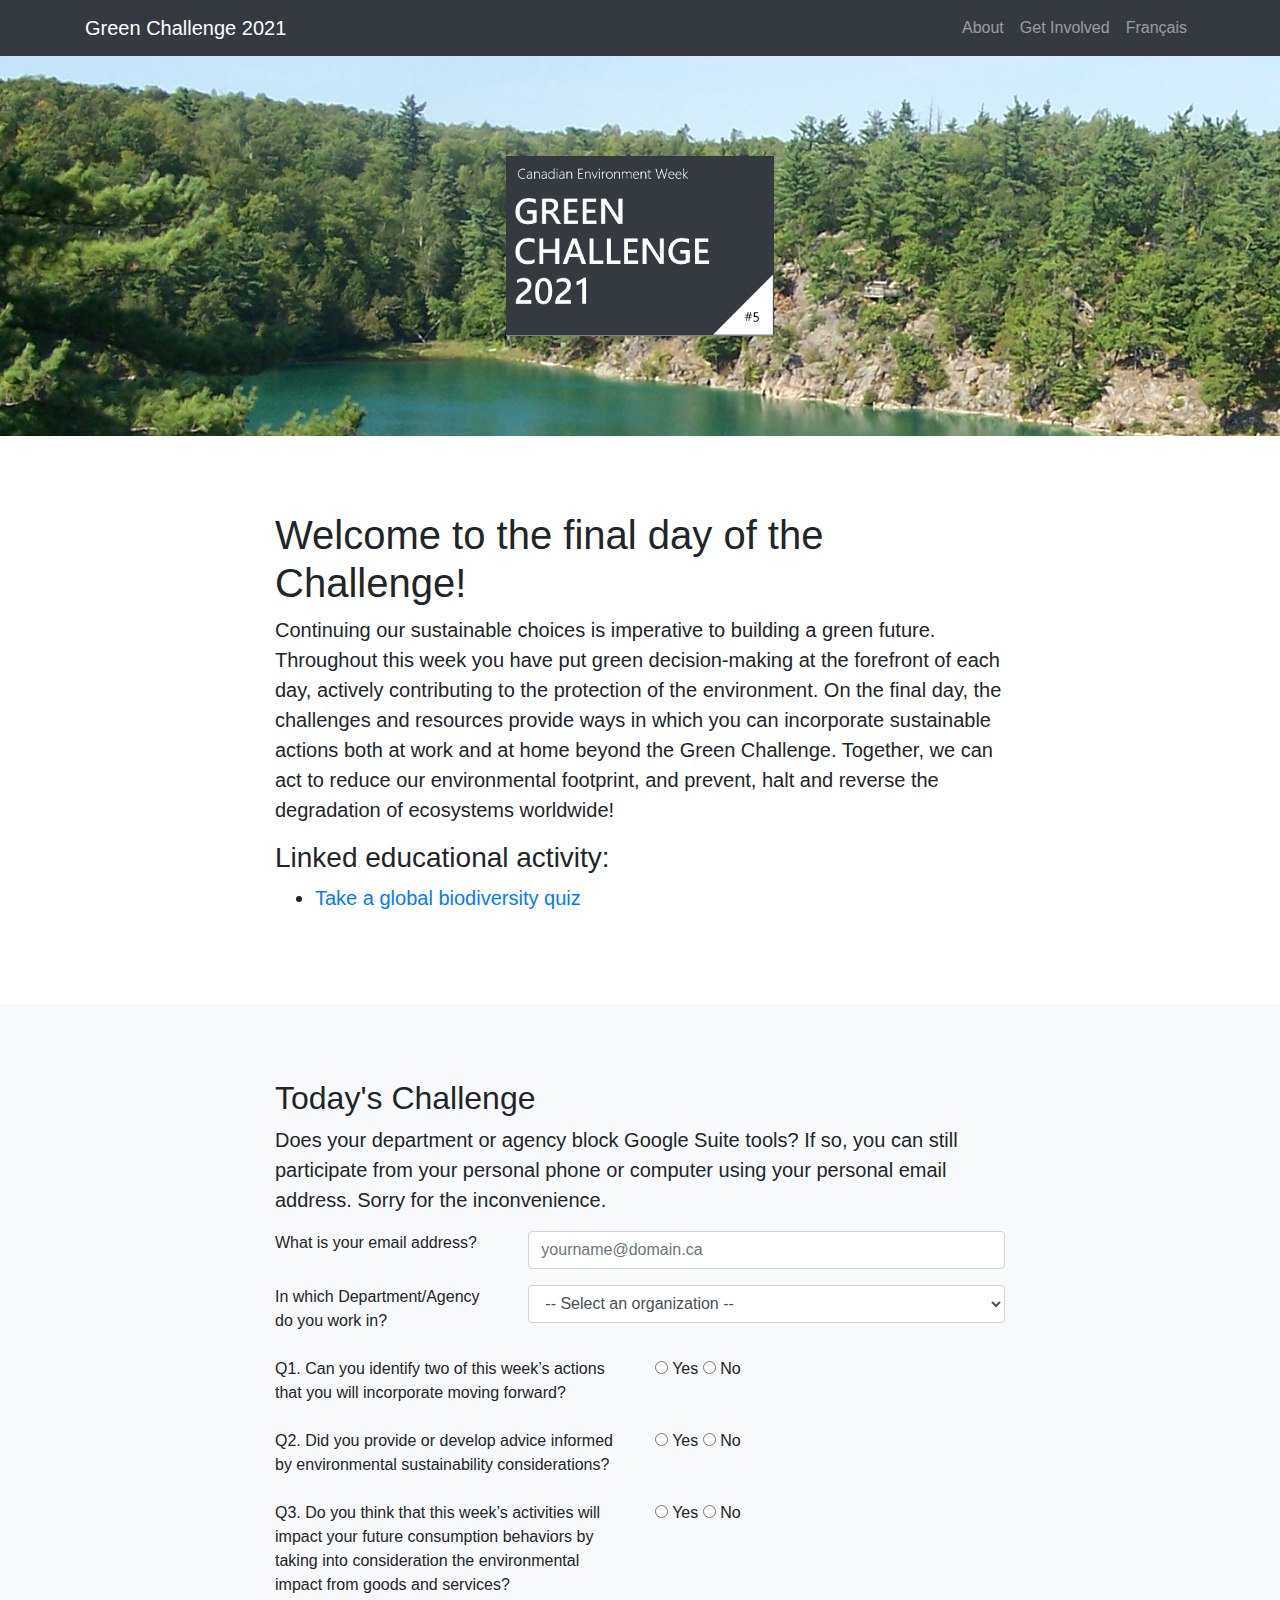
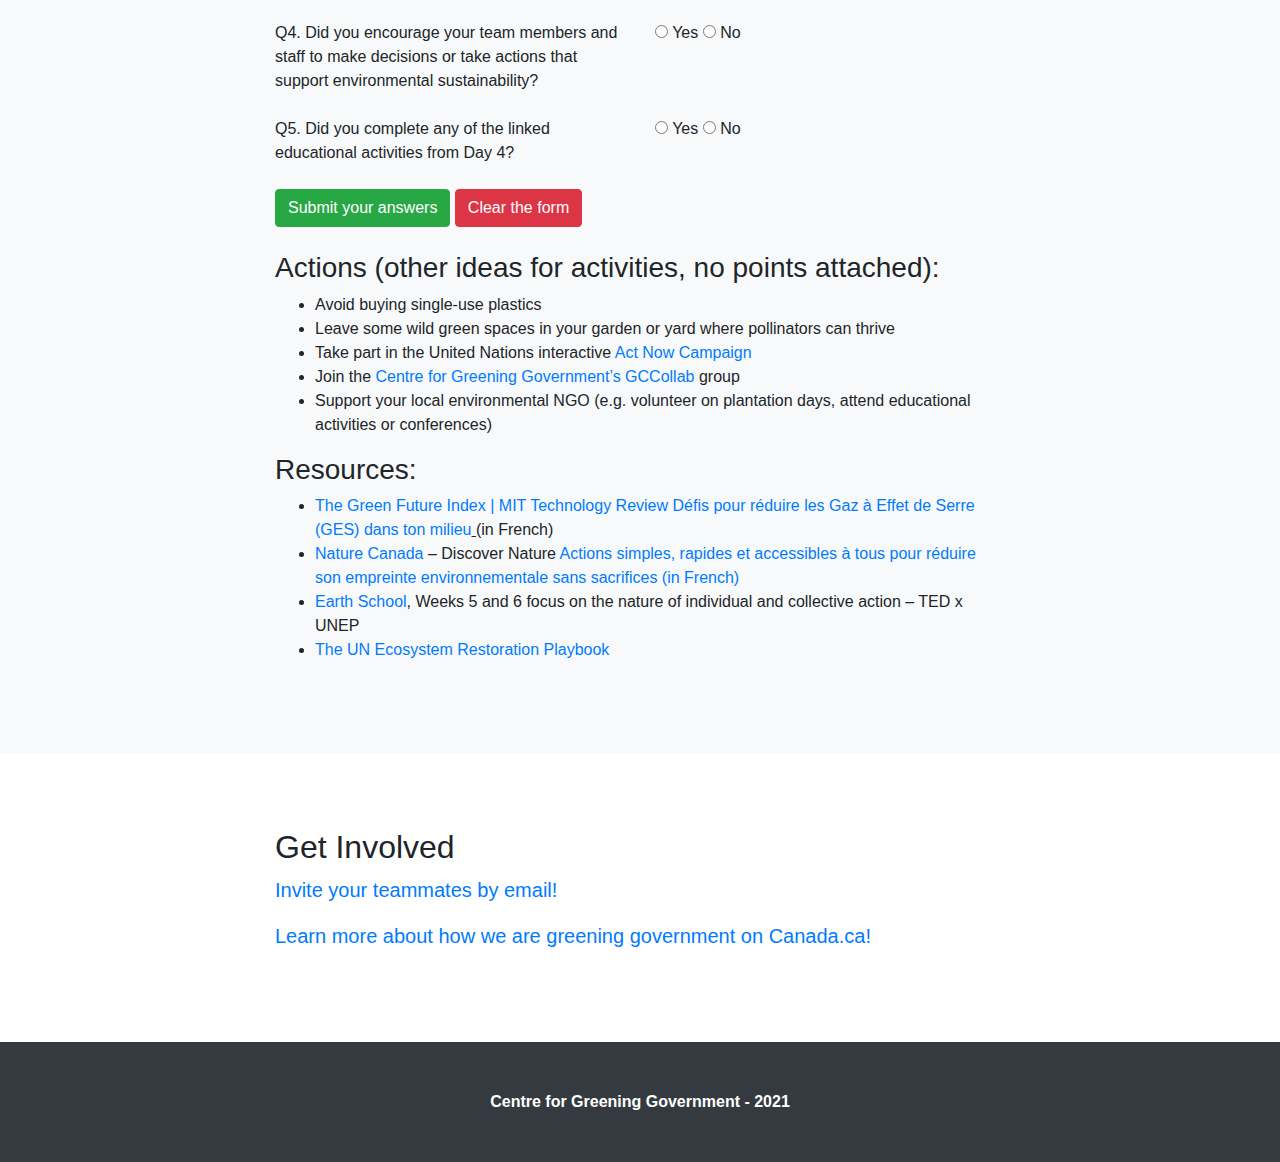
<file: day5.html>
<!DOCTYPE html>
<html lang="en">
   <head>
      <meta charset="utf-8">
      <meta name="viewport" content="width=device-width, initial-scale=1, shrink-to-fit=no">
      <meta name="description" content="">
      <meta name="author" content="">
      <title>Canadian Environment Week 2021 - Green Challenge - Day 5</title>
      <!-- Bootstrap core CSS -->
      <link href="vendor/bootstrap/css/bootstrap.min.css" rel="stylesheet">
      <!-- Custom styles for this template -->
      <link href="css/scrolling-nav.css" rel="stylesheet">
      <script></script>
   </head>
   <body id="page-top">
      <!-- Navigation -->
      <nav class="navbar navbar-expand-lg navbar-dark bg-dark fixed-top" id="mainNav">
         <div class="container">
            <a class="navbar-brand js-scroll-trigger" href="#page-top">Green Challenge 2021</a>
            <button class="navbar-toggler" type="button" data-toggle="collapse" data-target="#navbarResponsive" aria-controls="navbarResponsive" aria-expanded="false" aria-label="Toggle navigation">
            <span class="navbar-toggler-icon"></span>
            </button>
            <div class="collapse navbar-collapse" id="navbarResponsive">
               <ul class="navbar-nav ml-auto">
                  <li class="nav-item">
                     <a class="nav-link js-scroll-trigger" href="#intro">About</a>
                  </li>
                  <li class="nav-item">
                     <a class="nav-link js-scroll-trigger" href="#greening">Get Involved</a>
                  </li>
                  <li class="nav-item">
                     <a class="nav-link js-scroll-trigger" href="jour5.html">Français</a>
                  </li>
               </ul>
            </div>
         </div>
      </nav>
      <header class="bg-primary text-white">
         <div class="container text-center">
            <img src="Canadian Environment Week.png" style="height:180px;" alt="Canadian Environment Week 2021 - Green Challenge" />
         </div>
      </header>
      <section id="intro">
         <div class="container">
            <div class="row">
               <div class="col-lg-8 mx-auto">
                  <h1>Welcome to the final day of the Challenge!</h1>
                  <p class="lead">Continuing our sustainable choices is imperative to building a green future. Throughout this week you have put green decision-making at the forefront of each day, actively contributing to the protection of the environment. On the final day, the challenges and resources provide ways in which you can incorporate sustainable actions both at work and at home beyond the Green Challenge. Together, we can act to reduce our environmental footprint, and prevent, halt and reverse the degradation of ecosystems worldwide!</p>
                  <h3>Linked educational activity:</h3>
                  <ul>
                     <li  class="lead"><a href="https://www.worldenvironmentday.global/did-you-know/take-quiz">Take a global biodiversity quiz</a></li>
                  </ul>
               </div>
            </div>
         </div>
      </section>
      <section id="services" class="bg-light">
         <div class="container">
            <div class="row">
               <div class="col-lg-8 mx-auto">
                  <h2>Today's Challenge</h2>
                  <p class="lead">
                     Does your department or agency block Google Suite tools? If so, you can still participate from your personal phone or computer using your personal email address. Sorry for the inconvenience.
                  </p>
                  <iframe name="hidden_iframe" id="hidden_iframe" style="display:none;" onload="if(submitted)  {window.location='/thanks.html';}"></iframe>
                  <form action="https://docs.google.com/forms/u/0/d/e/1FAIpQLSfMTWm0MQklp2se8ZnyTDLwetlwDIt0Jv-TQHXdAvy3PfwUzA/formResponse" target="top" method="POST" id="mG61Hd">
                  <fieldset>
                  <!-- Form -->
                  <input type="hidden" id="ID" name="ID">
                  <div class="form-group row">
                     <label class="col-md-4 control-label" for="entry.1252353522">What is your email address?</label>
                     <div class="col-md-8">
                        <input id="email" style="width: 100%;" name="entry.1252353522" type="text" placeholder="yourname@domain.ca" class="form-control input-md">
                     </div>
                  </div>
                  <div class="form-group row">
                     <label class="col-md-4 control-label" for="entry.580860106">In which Department/Agency do you work in?</label>
                     <div class="col-md-8">
                        <select id="org" name="entry.580860106" class="form-control">
                           <option disabled selected> -- Select an organization -- </option>
                           <option value="ASC">Accessibility Standards Canada</option>
                           <option value="ATSSC">Administrative Tribunals Support Service of Canada</option>
                           <option value="AAFC">Agriculture and Agri-Food Canada</option>
                           <option value="ACOA">Atlantic Canada Opportunities Agency</option>
                           <option value="APA">Atlantic Pilotage Authority Canada</option>
                           <option value="AECL">Atomic Energy of Canada Limited</option>
                           <option value="OAG">Auditor General of Canada (Office of the)</option>
                           <option value="BANK">Bank of Canada</option>
                           <option value="BANKM">Bank of Canada Museum</option>
                           <option value="BWB">Blue Water Bridge Canada</option>
                           <option value="BDC">Business Development Bank of Canada</option>
                           <option value="CART">Canada Agricultural Review Tribunal</option>
                           <option value="AGRIFOOD">Canada Agriculture and Food Museum</option>
                           <option value="AVSPACE">Canada Aviation and Space Museum</option>
                           <option value="CBSA">Canada Border Services Agency</option>
                           <option value="CCA">Canada Council for the Arts</option>
                           <option value="CDIC">Canada Deposit Insurance Corporation</option>
                           <option value="CDEV">Canada Development Investment Corporation</option>
                           <option value="CED">Canada Economic Development for Quebec Regions</option>
                           <option value="CEIC">Canada Employment Insurance Commission</option>
                           <option value="CER">Canada Energy Regulator</option>
                           <option value="CAFC">Canada Firearms Centre</option>
                           <option value="CIRB">Canada Industrial Relations Board</option>
                           <option value="CIB">Canada Infrastructure Bank</option>
                           <option value="CLC">Canada Lands Company Limited</option>
                           <option value="CMHC">Canada Mortgage and Housing Corporation</option>
                           <option value="CPPIB">Canada Pension Plan Investment Board</option>
                           <option value="CPC">Canada Post</option>
                           <option value="CRC">Canada Research Chairs</option>
                           <option value="CRA">Canada Revenue Agency</option>
                           <option value="CSPS">Canada School of Public Service</option>
                           <option value="SCITECH">Canada Science and Technology Museum</option>
                           <option value="CATSA">Canadian Air Transport Security Authority</option>
                           <option value="CA">Canadian Army</option>
                           <option value="CCOHS">Canadian Centre for Occupational Health and Safety</option>
                           <option value="CCG">Canadian Coast Guard</option>
                           <option value="CCC">Canadian Commercial Corporation</option>
                           <option value="CCI">Canadian Conservation Institute</option>
                           <option value="CCPERB">Canadian Cultural Property Export Review Board</option>
                           <option value="CDC">Canadian Dairy Commission</option>
                           <option value="CFIA">Canadian Food Inspection Agency</option>
                           <option value="CGC">Canadian Grain Commission</option>
                           <option value="PCH">Canadian Heritage</option>
                           <option value="CHIN">Canadian Heritage Information Network</option>
                           <option value="CHRC">Canadian Human Rights Commission</option>
                           <option value="CIHR">Canadian Institutes of Health Research</option>
                           <option value="CIPO">Canadian Intellectual Property Office</option>
                           <option value="CICS">Canadian Intergovernmental Conference Secretariat</option>
                           <option value="CITT">Canadian International Trade Tribunal</option>
                           <option value="CJC">Canadian Judicial Council</option>
                           <option value="CMHR">Canadian Museum for Human Rights</option>
                           <option value="CMH">Canadian Museum of History</option>
                           <option value="CMIP">Canadian Museum of Immigration at Pier 21</option>
                           <option value="CMN">Canadian Museum of Nature</option>
                           <option value="CanNor">Canadian Northern Economic Development Agency</option>
                           <option value="CNSC">Canadian Nuclear Safety Commission</option>
                           <option value="CPMA">Canadian Pari-Mutuel Agency</option>
                           <option value="CPC">Canadian Police College</option>
                           <option value="CRRF">Canadian Race Relations Foundation</option>
                           <option value="CRTC">Canadian Radio-Television and Telecommunications Commission</option>
                           <option value="CSIS">Canadian Security Intelligence Service</option>
                           <option value="CSA">Canadian Space Agency</option>
                           <option value="CANSOFCOM">Canadian Special Operations Forces Command</option>
                           <option value="TCS">Canadian Trade Commissioner Service</option>
                           <option value="CTA">Canadian Transportation Agency</option>
                           <option value="WarM">Canadian War Museum</option>
                           <option value="CBC">CBC/Radio-Canada</option>
                           <option value="CRCC">Civilian Review and Complaints Commission for the RCMP</option>
                           <option value="FJA">Commissioner for Federal Judicial Affairs Canada (Office of the)</option>
                           <option value="OCL">Commissioner of Lobbying of Canada (Office of the)</option>
                           <option value="OCOL">Commissioner of Official Languages (Office of the)</option>
                           <option value="CRC">Communications Research Centre Canada</option>
                           <option value="CSEC">Communications Security Establishment Canada</option>
                           <option value="COBU">Competition Bureau Canada</option>
                           <option value="Competition">Competition Tribunal</option>
                           <option value="CIEC">Conflict of Interest and Ethics Commissioner (Office of the)</option>
                           <option value="CB">Copyright Board Canada</option>
                           <option value="CORCAN">CORCAN</option>
                           <option value="OCI">Correctional Investigator Canada</option>
                           <option value="CSC">Correctional Service Canada</option>
                           <option value="CMAC">Court Martial Appeal Court of Canada</option>
                           <option value="CAS">Courts Administration Service</option>
                           <option value="CIRNAC">Crown-Indigenous Relations and Northern Affairs Canada</option>
                           <option value="DCC">Defence Construction Canada</option>
                           <option value="DRDC">Defence Research and Development Canada</option>
                           <option value="Dem">Democratic Institutions</option>
                           <option value="DC">Destination Canada</option>
                           <option value="Elections">Elections Canada</option>
                           <option value="ESDC">Employment and Social Development Canada</option>
                           <option value="ECCC">Environment and Climate Change Canada</option>
                           <option value="EPRC">Environmental Protection Review Canada</option>
                           <option value="EDC">Export Development Canada</option>
                           <option value="FCC">Farm Credit Canada</option>
                           <option value="FPCC">Farm Products Council of Canada</option>
                           <option value="FBCL">Federal Bridge Corporation</option>
                           <option value="FCA">Federal Court of Appeal</option>
                           <option value="FC">Federal Court of Canada</option>
                           <option value="FedDev Ontario">Federal Economic Development Agency for Southern Ontario</option>
                           <option value="OFOVC">Federal Ombudsman for Victims Of Crime (Office of the)</option>
                           <option value="FIN">Finance Canada (Department of)</option>
                           <option value="FCAC">Financial Consumer Agency of Canada</option>
                           <option value="FINTRAC">Financial Transactions and Reports Analysis Centre of Canada</option>
                           <option value="DFO">Fisheries and Oceans Canada</option>
                           <option value="FFMC">Freshwater Fish Marketing Corporation</option>
                           <option value="GAC">Global Affairs Canada</option>
                           <option value="OSGG">Governor General of Canada</option>
                           <option value="GLPA">Great Lakes Pilotage Authority Canada</option>
                           <option value="HC">Health Canada</option>
                           <option value="HSMBC">Historic Sites and Monuments Board of Canada</option>
                           <option value="HRTC">Human Rights Tribunal of Canada</option>
                           <option value="IRB">Immigration and Refugee Board of Canada</option>
                           <option value="IRCC">Immigration, Refugees and Citizenship Canada</option>
                           <option value="IAAC">Impact Assessment Agency of Canada</option>
                           <option value="IRPDA">Independent Review Panel for Defence Acquisition</option>
                           <option value="InOil">Indian Oil and Gas Canada</option>
                           <option value="INAC">Indigenous and Northern Affairs Canada</option>
                           <option value="ISC">Indigenous Services Canada</option>
                           <option value="ITO">Industrial Technologies Office</option>
                           <option value="OIC">Information Commissioner (Office of the)</option>
                           <option value="INFC">Infrastructure Canada</option>
                           <option value="ISED">Innovation, Science and Economic Development Canada</option>
                           <option value="Intel">Intelligence Commissoner (Office of the)</option>
                           <option value="IGA">Intergovernmental Affairs</option>
                           <option value="IDRC">International Development Research Centre</option>
                           <option value="JCCBI">Jacques Cartier and Champlain Bridges</option>
                           <option value="JCBC">Judicial Compensation and Benefits Commission</option>
                           <option value="JUS">Justice Canada (Department of)</option>
                           <option value="LABOUR">Labour Program</option>
                           <option value="LPA">Laurentian Pilotage Authority Canada</option>
                           <option value="LAC">Library and Archives Canada</option>
                           <option value="MarineAtlantic">Marine Atlantic</option>
                           <option value="MC">Measurement Canada</option>
                           <option value="MGERC">Military Grievances External Review Committee</option>
                           <option value="MPCC">Military Police Complaints Commission of Canada</option>
                           <option value="NAC">National Arts Centre</option>
                           <option value="NBC">National Battlefields Commission</option>
                           <option value="NCC">National Capital Commission</option>
                           <option value="DND">National Defence</option>
                           <option value="NFB">National Film Board</option>
                           <option value="NGC">National Gallery of Canada</option>
                           <option value="NRC">National Research Council Canada</option>
                           <option value="NSIRA">National Security and Intelligence Review Agency</option>
                           <option value="NSC">National Seniors Council</option>
                           <option value="NRCan">Natural Resources Canada</option>
                           <option value="NSERC">Natural Sciences and Engineering Research Canada</option>
                           <option value="NPA">Northern Pipeline Agency Canada</option>
                           <option value="OHSTC">Occupational Health and Safety Tribunal Canada</option>
                           <option value="OCMJ">Office of the Chief Military Judge</option>
                           <option value="OMBUD">Ombudsman for the Department of National Defence and the Canadian Armed Forces (Office of the)</option>
                           <option value="PPA">Pacific Pilotage Authority Canada</option>
                           <option value="PC">Parks Canada</option>
                           <option value="PARL">Parliament of Canada</option>
                           <option value="PBC">Parole Board of Canada</option>
                           <option value="PMPRB">Patented Medicine Prices Review Board Canada</option>
                           <option value="POLAR">Polar Knowledge Canada</option>
                           <option value="PMO">Prime Minister of Canada</option>
                           <option value="OPC">Privacy Commissioner of Canada (Office of the)</option>
                           <option value="PCO">Privy Council Office</option>
                           <option value="OPO">Procurement Ombudsman (Office of the)</option>
                           <option value="PHAC">Public Health Agency of Canada</option>
                           <option value="PPSC">Public Prosecution Service of Canada</option>
                           <option value="PS">Public Safety Canada</option>
                           <option value="PSIC">Public Sector Integrity Commissioner of Canada (Office of the)</option>
                           <option value="PSP Investments">Public Sector Pension Investment Board</option>
                           <option value="PSDPTC">Public Servants Disclosure Protection Tribunal Canada</option>
                           <option value="PSC">Public Service Commission of Canada</option>
                           <option value="PSLREB">Public Service Labour Relations and Employment Board</option>
                           <option value="PSPC">Public Services and Procurement Canada</option>
                           <option value="SCT">Registry of the Specific Claims Tribunal of Canada</option>
                           <option value="RIDLEY">Ridley Terminals Inc.</option>
                           <option value="RCAF">Royal Canadian Air Force</option>
                           <option value="Mint">Royal Canadian Mint</option>
                           <option value="RCMP">Royal Canadian Mounted Police</option>
                           <option value="ERC">Royal Canadian Mounted Police External Review Committee</option>
                           <option value="RCN">Royal Canadian Navy</option>
                           <option value="RMCC">Royal Military College of Canada</option>
                           <option value="NSICOP">Secretariat of the National Security and Intelligence Committee of Parliamentarians</option>
                           <option value="ServCan">Service Canada</option>
                           <option value="SSC">Shared Services Canada</option>
                           <option value="SSHRC">Social Sciences and Humanities Research Council of Canada</option>
                           <option value="SST">Social Security Tribunal of Canada</option>
                           <option value="SCC-CCN">Standards Council of Canada</option>
                           <option value="StatCan">Statistics Canada</option>
                           <option value="OSB">Superintendent of Bankruptcy Canada (Office of the)</option>
                           <option value="OSFI">Superintendent of Financial Institutions Canada (Office of the)</option>
                           <option value="SCC">Supreme Court of Canada</option>
                           <option value="TCC">Tax Court of Canada</option>
                           <option value="OTO">Taxpayers' Ombudsman (Office of the)</option>
                           <option value="TELEFILM">Telefilm Canada</option>
                           <option value="TRANS">Translation Bureau</option>
                           <option value="TC">Transport Canada</option>
                           <option value="TATC">Transportation Appeal Tribunal of Canada</option>
                           <option value="TSB">Transportation Safety Board of Canada</option>
                           <option value="TBS">Treasury Board of Canada Secretariat</option>
                           <option value="VAC">Veterans Affairs Canada</option>
                           <option value="VRAB">Veterans Review and Appeal Board</option>
                           <option value="VETOMBUD">Veterans' Ombudsman (Office of the)</option>
                           <option value="VIA Rail">VIA Rail Canada</option>
                           <option value="VMC">Virtual Museum of Canada</option>
                           <option value="WD">Western Economic Diversification Canada</option>
                           <option value="WDBA">Windsor-Detroit Bridge Authority</option>
                           <option value="WAGE">Women and Gender Equality Canada</option>
                           <option value="YOUTH">Youth</option>
                        </select>
                     </div>
                  </div>
                  <div class="form-group row">
                     <label class="col-md-6 control-label" for="entry.37718692">Q1.	Can you identify two of this week’s actions that you will incorporate moving forward?</label>
                     <div class="col-md-6">
                        <label class="radio-inline" for="entry.37718692-0">
                        <input type="radio" name="entry.37718692" id="q1-0" value="25">
                        Yes
                        </label>
                        <label class="radio-inline" for="entry.37718692-1">
                        <input type="radio" name="entry.37718692" id="q1-1" value="0">
                        No
                        </label>
                     </div>
                  </div>
                  <div class="form-group row">
                     <label class="col-md-6 control-label" for="entry.905576987">Q2.	Did you provide or develop advice informed by environmental sustainability considerations?</label>
                     <div class="col-md-6">
                        <label class="radio-inline" for="entry.905576987-0">
                        <input type="radio" name="entry.905576987" id="q2-0" value="25">
                        Yes
                        </label>
                        <label class="radio-inline" for="entry.905576987-1">
                        <input type="radio" name="entry.905576987" id="q2-1" value="0">
                        No
                        </label>
                     </div>
                  </div>
                  <div class="form-group row">
                     <label class="col-md-6 control-label" for="entry.231101127">Q3.	Do you think that this week’s activities will impact your future consumption behaviors by taking into consideration the environmental impact from goods and services?</label>
                     <div class="col-md-6">
                        <label class="radio-inline" for="entry.231101127-0">
                        <input type="radio" name="entry.231101127" id="q3-0" value="25">
                        Yes
                        </label>
                        <label class="radio-inline" for="entry.231101127-1">
                        <input type="radio" name="entry.231101127" id="q3-1" value="0">
                        No
                        </label>
                     </div>
                  </div>
                  <div class="form-group row">
                     <label class="col-md-6 control-label" for="entry.431785276">Q4.	Did you encourage your team members and staff to make decisions or take actions that support environmental sustainability? </label>
                     <div class="col-md-6">
                        <label class="radio-inline" for="entry.431785276-0">
                        <input type="radio" name="entry.431785276" id="q4-0" value="25">
                        Yes
                        </label>
                        <label class="radio-inline" for="entry.431785276-1">
                        <input type="radio" name="entry.431785276" id="q4-1" value="0">
                        No
                        </label>
                     </div>
                  </div>
                  <div class="form-group row">
                     <label class="col-md-6 control-label" for="entry.1021765246">Q5.	Did you complete any of the linked educational activities from Day 4? </label>
                     <div class="col-md-6">
                        <label class="radio-inline" for="entry.1021765246-0">
                        <input type="radio" name="entry.1021765246" id="q5-0" value="25">
                        Yes
                        </label>
                        <label class="radio-inline" for="entry.1021765246-1">
                        <input type="radio" name="entry.1021765246" id="q5-1" value="0">
                        No
                        </label>
                     </div>
                  </div>
                  <button class="btn btn-md btn-success mrgn-tp-md" type="submit" id="submit-form">Submit your answers</button>
                  <button class="btn btn-md btn-danger mrgn-tp-md" type="reset" value="Reset">Clear the form</button>
                  <div id="myDIV"></div>
                  <br/ >
                  <h3>Actions (other ideas for activities, no points attached):</h3>
                  <ul>
                     <li>Avoid buying single-use plastics</li>
                     <li>Leave some wild green spaces in your garden or yard where pollinators can thrive &nbsp;</li>
                     <li>Take part in the United Nations interactive <a href="https://www.un.org/en/actnow/">Act Now Campaign</a></li>
                     <li>Join the <a href="https://gccollab.ca/groups/profile/382158/encentre-for-greening-government-centre-pour-un-gouvernement-vertfrcentre-pour-un-gouvernement-vert">Centre for Greening Government&rsquo;s GCCollab</a> group</li>
                     <li>Support your local environmental NGO (e.g. volunteer on plantation days, attend educational activities or conferences)</li>
                  </ul>
                  <h3>Resources:</h3>
                  <ul>
                     <li><a href="https://www.technologyreview.com/2021/01/25/1016648/green-future-index/">The Green Future Index | MIT Technology Review</a> <a href="http://www.in-terre-actif.com/356/activite_12_defis_pour_reduire_les_ges_dans_ton_milieu#toc1">D&eacute;fis pour r&eacute;duire les Gaz &agrave; Effet de Serre (GES) dans ton milieu</a><u> </u>(in French)</li>
                     <li><a href="https://naturecanada.ca/discover-nature/">Nature Canada</a> &ndash; Discover Nature <a href="https://consommonssainement.com/2020/02/01/31-actions-simples-rapides-et-accessibles-a-tous-pour-reduire-son-empreinte-environnementale-sans-sacrifices/">Actions simples, rapides et accessibles &agrave; tous pour r&eacute;duire son empreinte environnementale sans sacrifices (in French)</a></li>
                     <li><a href="https://ed.ted.com/earth-school">Earth School</a>, Weeks 5 and 6 focus on the nature of individual and collective action &ndash; TED x UNEP</li>
                     <li><a href="https://www.worldenvironmentday.global/get-involved/ecosystem-restoration-playbook">The&nbsp;UN Ecosystem Restoration Playbook</a></li>
                  </ul>
               </div>
            </div>
         </div>
      </section>
      <section id="greening">
         <div class="container">
            <div class="row">
               <div class="col-lg-8 mx-auto">
                  <h2>Get Involved</h2>
                  <p class="lead">
                     <a href="mailto:?subject=Green Challenge 2021 - Telework Edition / Défi écologique 2021 - Édition télétravail &Body=Hi, please join me and register to the Green Challenge 2021. Registration info is available at https://cew-sce.github.io/2021/. / Bonjour, joins-toi à moi et participe au Défi écologique 2021. Inscris-toi au https://cew-sce.github.io/2021/fr.html.">Invite your teammates by email!</a>
                  </p>
                  <p class="lead">
                     <a href="https://www.canada.ca/en/treasury-board-secretariat/services/innovation/greening-government.html">Learn more about how we are greening government on Canada.ca!</a>
                  </p>
               </div>
            </div>
         </div>
      </section>
      <!-- Footer -->
      <footer class="py-5 bg-dark">
         <div class="container">
            <p class="m-0 text-center text-white">Centre for Greening Government - 2021 </p>
         </div>
         <!-- /.container -->
      </footer>
      <!-- Bootstrap core JavaScript -->
      <script src="vendor/jquery/jquery.min.js"></script>
      <script src="vendor/bootstrap/js/bootstrap.bundle.min.js"></script>
      <!-- Plugin JavaScript -->
      <script src="vendor/jquery-easing/jquery.easing.min.js"></script>
      <!-- Custom JavaScript for this theme -->
      <script src="js/scrolling-nav.js"></script>
      <script>
         function myFunction() {
           var x = document.getElementById("myDIV");
           if (x.innerHTML === "") {
             x.innerHTML = "<b>Your answers are in. See you tomorrow!</b>";
           } else {
             x.innerHTML = "";
           }
         }
      </script>
   </body>
</html>
</file>
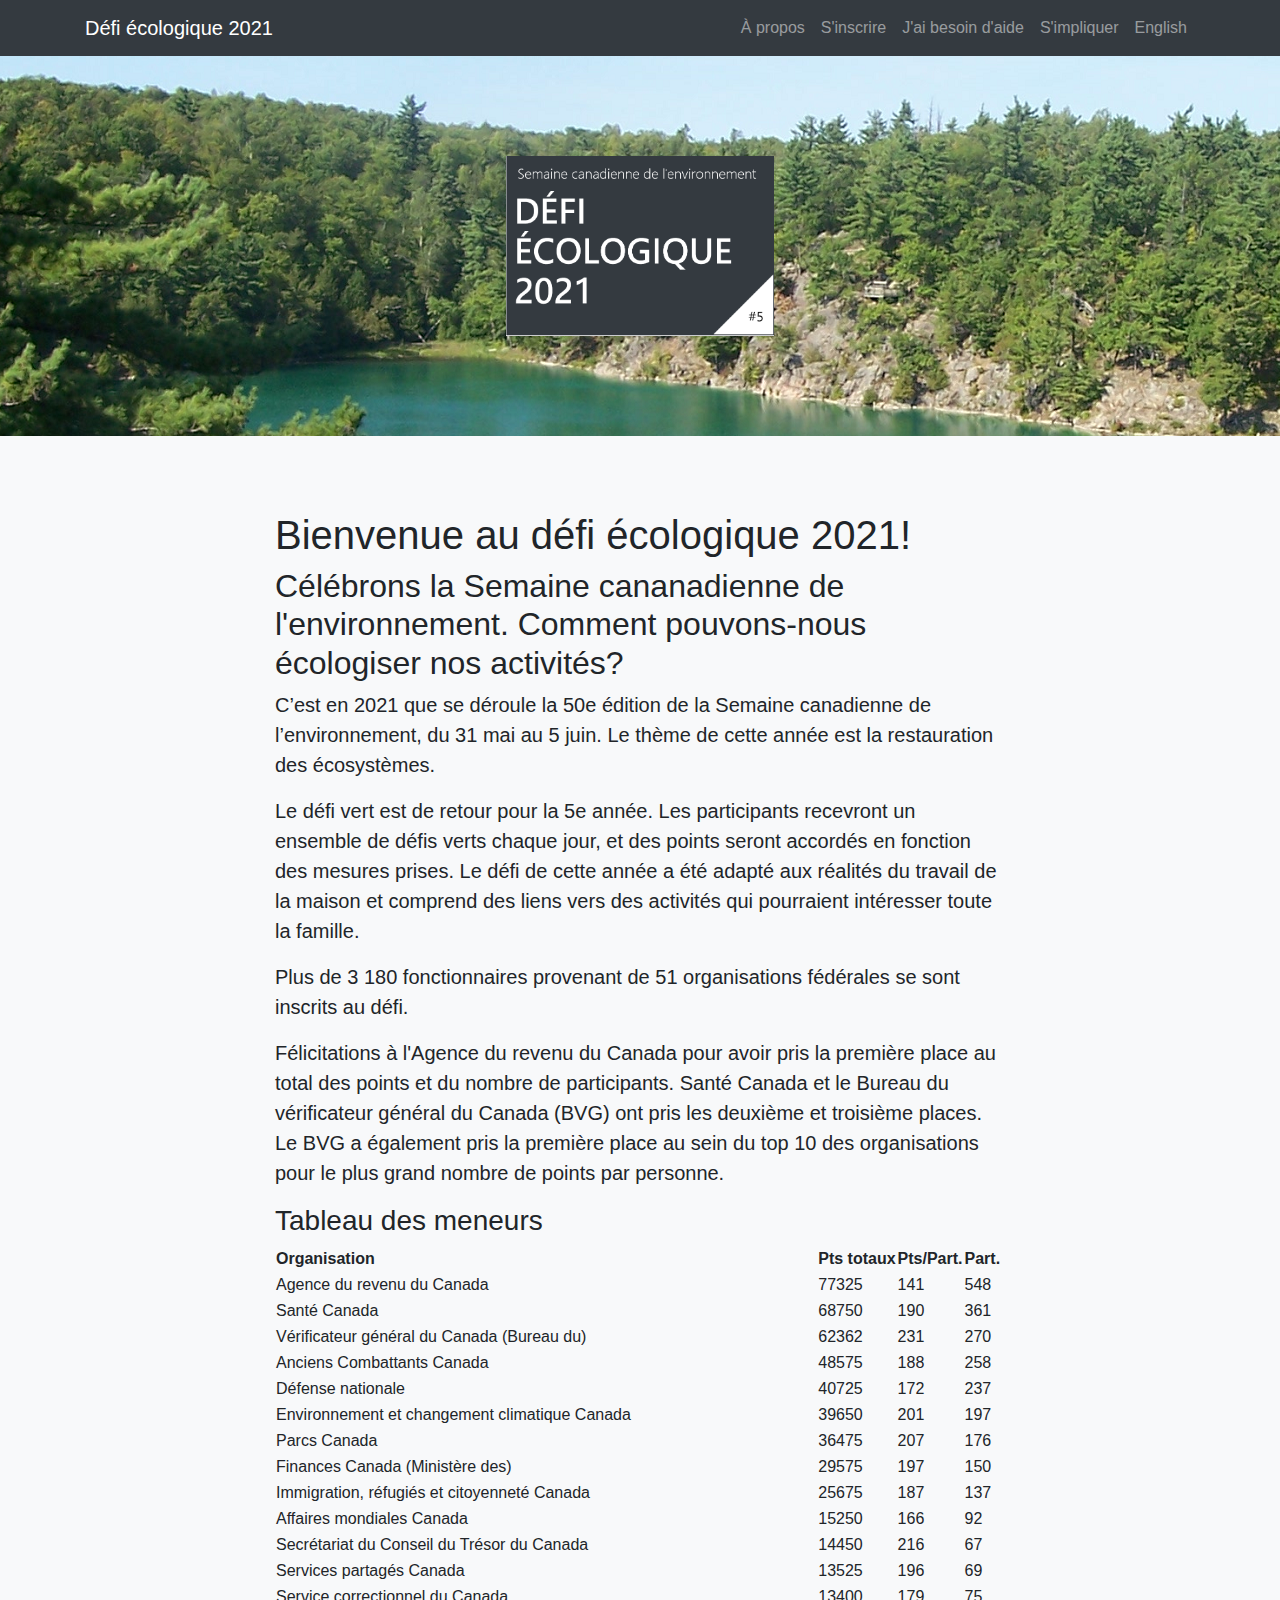
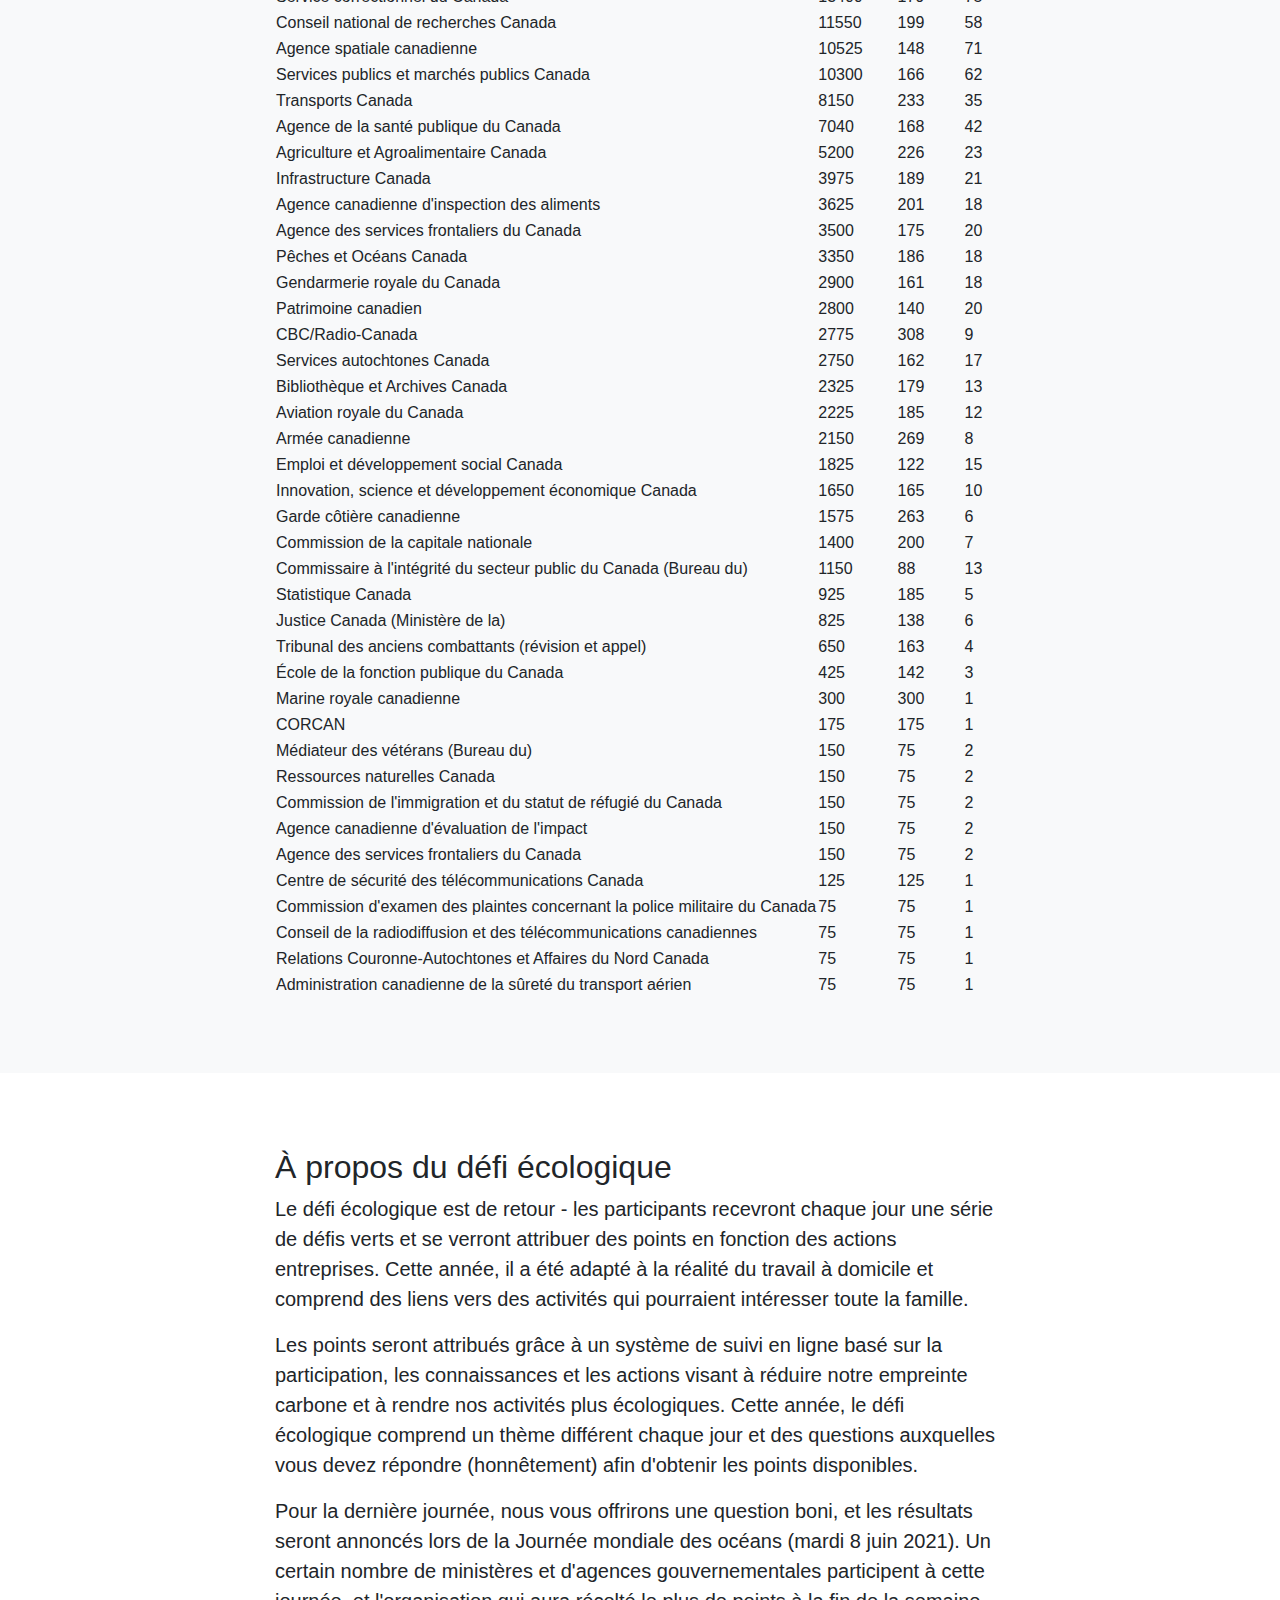
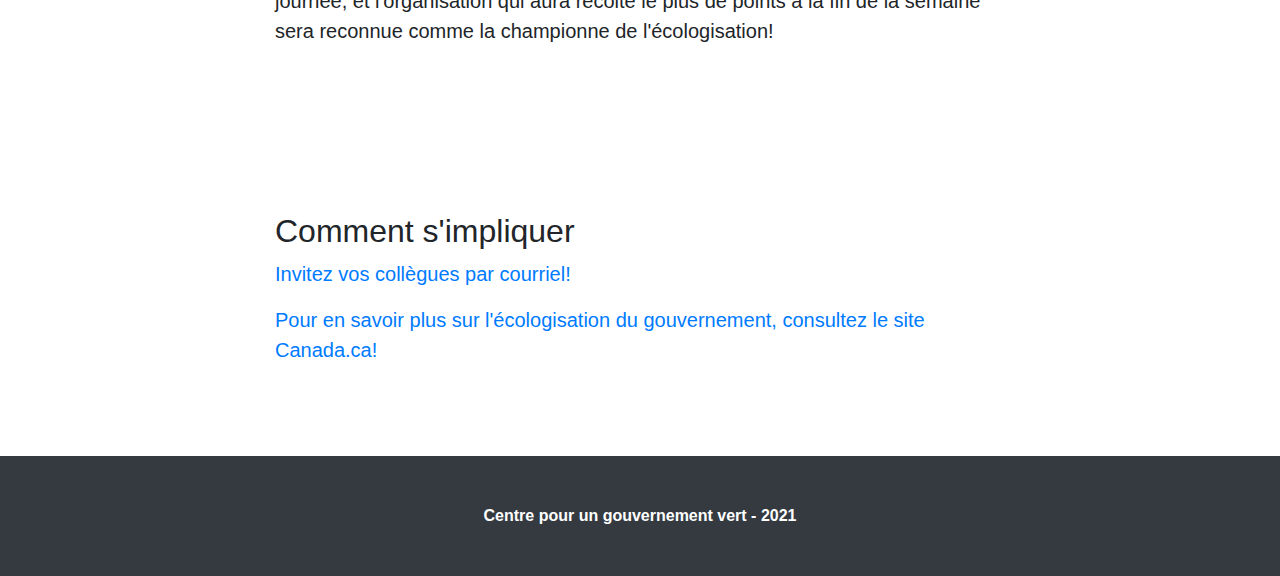
<file: fr.html>
<!DOCTYPE html>
<html lang="fr">
<head>
  <meta charset="utf-8">
  <meta name="viewport" content="width=device-width, initial-scale=1, shrink-to-fit=no">
  <meta name="description" content="">
  <meta name="author" content="">
  <title>Semaine canadienne de l'environnement 2021 - Défi écologique</title>
  <!-- Bootstrap core CSS -->
  <link href="vendor/bootstrap/css/bootstrap.min.css" rel="stylesheet">
  <!-- Custom styles for this template -->
  <link href="css/scrolling-nav.css" rel="stylesheet">
</head>
<body id="page-top">
  <!-- Navigation -->
  <nav class="navbar navbar-expand-lg navbar-dark bg-dark fixed-top" id="mainNav">
    <div class="container">
      <a class="navbar-brand js-scroll-trigger" href="#page-top">Défi écologique 2021</a>
      <button class="navbar-toggler" type="button" data-toggle="collapse" data-target="#navbarResponsive" aria-controls="navbarResponsive" aria-expanded="false" aria-label="Toggle navigation">
        <span class="navbar-toggler-icon"></span>
      </button>
      <div class="collapse navbar-collapse" id="navbarResponsive">
        <ul class="navbar-nav ml-auto">
          <li class="nav-item">
            <a class="nav-link js-scroll-trigger" href="#about">À propos</a>
          </li>
          <li class="nav-item">
            <a class="nav-link js-scroll-trigger" href="#services">S'inscrire</a>
          </li>
                              <li class="nav-item">
            <a class="nav-link js-scroll-trigger" href="supporttech.html">J'ai besoin d'aide</a>
          </li>
          <li class="nav-item">
            <a class="nav-link js-scroll-trigger" href="#greening">S'impliquer</a>
          </li>
          <li class="nav-item">
            <a class="nav-link js-scroll-trigger" href="index.html">English</a>
          </li>
        </ul>
      </div>
    </div>
  </nav>
  <header class="bg-primary text-white">
    <div class="container text-center">
      <img src="Semaine canadienne de l'environnement.png"  style="height:180px;" alt="Semaine canadienne de l'environnement 2021 - Green Défi écologique" />
    </div>
  </header>
  <section id="intro" class="bg-light">
    <div class="container">
      <div class="row">
        <div class="col-lg-8 mx-auto">
          <h1>Bienvenue au défi écologique 2021!</h1>
          <h2>Célébrons la Semaine cananadienne de l'environnement. Comment pouvons-nous écologiser nos activités?</h2>
          <p class="lead">
            C’est en 2021 que se déroule la 50e édition de la Semaine canadienne de l’environnement, du 31 mai au 5 juin. Le thème de cette année est la restauration des écosystèmes.</p>
          <p class="lead">
            Le <strong>défi vert</strong> est de retour pour la 5e année. Les participants recevront un ensemble de défis verts chaque jour, et des points seront accordés en fonction des mesures prises. Le défi de cette année a été adapté aux réalités du travail de la maison et comprend des liens vers des activités qui pourraient intéresser toute la famille.
          </p>
          <p class="lead">Plus de 3 180 fonctionnaires provenant de 51 organisations fédérales se sont inscrits au défi.</p>
          <p class="lead">Félicitations à l'Agence du revenu du Canada pour avoir pris la première place au total des points et du nombre de participants. Santé Canada et le Bureau du vérificateur général du Canada (BVG) ont pris les deuxième et troisième places. Le BVG a également pris la première place au sein du top 10 des organisations pour le plus grand nombre de points par personne.</p>         
          <h3>Tableau des meneurs</h3>
         <table>
<thead>
  <tr>
    <th>Organisation</th>
    <th>Pts totaux</th>
    <th>Pts/Part.</th>
    <th>Part.</th>
  </tr>
</thead>
<tbody>
  <tr>
    <td>Agence du revenu du Canada</td>
    <td>77325</td>
    <td>141</td>
    <td>548</td>
  </tr>
  <tr>
    <td>Santé Canada</td>
    <td>68750</td>
    <td>190</td>
    <td>361</td>
  </tr>
  <tr>
    <td>Vérificateur général du Canada (Bureau du)</td>
    <td>62362</td>
    <td>231</td>
    <td>270</td>
  </tr>
  <tr>
    <td>Anciens Combattants Canada</td>
    <td>48575</td>
    <td>188</td>
    <td>258</td>
  </tr>
  <tr>
    <td>Défense nationale</td>
    <td>40725</td>
    <td>172</td>
    <td>237</td>
  </tr>
  <tr>
    <td>Environnement et changement climatique Canada</td>
    <td>39650</td>
    <td>201</td>
    <td>197</td>
  </tr>
  <tr>
    <td>Parcs Canada</td>
    <td>36475</td>
    <td>207</td>
    <td>176</td>
  </tr>
  <tr>
    <td>Finances Canada (Ministère des)</td>
    <td>29575</td>
    <td>197</td>
    <td>150</td>
  </tr>
  <tr>
    <td>Immigration, réfugiés et citoyenneté Canada</td>
    <td>25675</td>
    <td>187</td>
    <td>137</td>
  </tr>
  <tr>
    <td>Affaires mondiales Canada</td>
    <td>15250</td>
    <td>166</td>
    <td>92</td>
  </tr>
  <tr>
    <td>Secrétariat du Conseil du Trésor du Canada</td>
    <td>14450</td>
    <td>216</td>
    <td>67</td>
  </tr>
  <tr>
    <td>Services partagés Canada</td>
    <td>13525</td>
    <td>196</td>
    <td>69</td>
  </tr>
  <tr>
    <td>Service correctionnel du Canada</td>
    <td>13400</td>
    <td>179</td>
    <td>75</td>
  </tr>
  <tr>
    <td>Conseil national de recherches Canada</td>
    <td>11550</td>
    <td>199</td>
    <td>58</td>
  </tr>
  <tr>
    <td>Agence spatiale canadienne</td>
    <td>10525</td>
    <td>148</td>
    <td>71</td>
  </tr>
  <tr>
    <td>Services publics et marchés publics Canada</td>
    <td>10300</td>
    <td>166</td>
    <td>62</td>
  </tr>
  <tr>
    <td>Transports Canada</td>
    <td>8150</td>
    <td>233</td>
    <td>35</td>
  </tr>
  <tr>
    <td>Agence de la santé publique du Canada</td>
    <td>7040</td>
    <td>168</td>
    <td>42</td>
  </tr>
  <tr>
    <td>Agriculture et Agroalimentaire Canada</td>
    <td>5200</td>
    <td>226</td>
    <td>23</td>
  </tr>
  <tr>
    <td>Infrastructure Canada</td>
    <td>3975</td>
    <td>189</td>
    <td>21</td>
  </tr>
  <tr>
    <td>Agence canadienne d'inspection des aliments</td>
    <td>3625</td>
    <td>201</td>
    <td>18</td>
  </tr>
  <tr>
    <td>Agence des services frontaliers du Canada</td>
    <td>3500</td>
    <td>175</td>
    <td>20</td>
  </tr>
  <tr>
    <td>Pêches et Océans Canada</td>
    <td>3350</td>
    <td>186</td>
    <td>18</td>
  </tr>
  <tr>
    <td>Gendarmerie royale du Canada</td>
    <td>2900</td>
    <td>161</td>
    <td>18</td>
  </tr>
  <tr>
    <td>Patrimoine canadien</td>
    <td>2800</td>
    <td>140</td>
    <td>20</td>
  </tr>
  <tr>
    <td>CBC/Radio-Canada</td>
    <td>2775</td>
    <td>308</td>
    <td>9</td>
  </tr>
  <tr>
    <td>Services autochtones Canada</td>
    <td>2750</td>
    <td>162</td>
    <td>17</td>
  </tr>
  <tr>
    <td>Bibliothèque et Archives Canada</td>
    <td>2325</td>
    <td>179</td>
    <td>13</td>
  </tr>
  <tr>
    <td>Aviation royale du Canada</td>
    <td>2225</td>
    <td>185</td>
    <td>12</td>
  </tr>
  <tr>
    <td>Armée canadienne</td>
    <td>2150</td>
    <td>269</td>
    <td>8</td>
  </tr>
  <tr>
    <td>Emploi et développement social Canada</td>
    <td>1825</td>
    <td>122</td>
    <td>15</td>
  </tr>
  <tr>
    <td>Innovation, science et développement économique Canada</td>
    <td>1650</td>
    <td>165</td>
    <td>10</td>
  </tr>
  <tr>
    <td>Garde côtière canadienne</td>
    <td>1575</td>
    <td>263</td>
    <td>6</td>
  </tr>
  <tr>
    <td>Commission de la capitale nationale</td>
    <td>1400</td>
    <td>200</td>
    <td>7</td>
  </tr>
  <tr>
    <td>Commissaire à l'intégrité du secteur public du Canada (Bureau du)</td>
    <td>1150</td>
    <td>88</td>
    <td>13</td>
  </tr>
  <tr>
    <td>Statistique Canada</td>
    <td>925</td>
    <td>185</td>
    <td>5</td>
  </tr>
  <tr>
    <td>Justice Canada (Ministère de la)</td>
    <td>825</td>
    <td>138</td>
    <td>6</td>
  </tr>
  <tr>
    <td>Tribunal des anciens combattants (révision et appel)</td>
    <td>650</td>
    <td>163</td>
    <td>4</td>
  </tr>
  <tr>
    <td>École de la fonction publique du Canada</td>
    <td>425</td>
    <td>142</td>
    <td>3</td>
  </tr>
  <tr>
    <td>Marine royale canadienne</td>
    <td>300</td>
    <td>300</td>
    <td>1</td>
  </tr>
  <tr>
    <td>CORCAN</td>
    <td>175</td>
    <td>175</td>
    <td>1</td>
  </tr>
  <tr>
    <td>Médiateur des vétérans (Bureau du)</td>
    <td>150</td>
    <td>75</td>
    <td>2</td>
  </tr>
  <tr>
    <td>Ressources naturelles Canada</td>
    <td>150</td>
    <td>75</td>
    <td>2</td>
  </tr>
  <tr>
    <td>Commission de l'immigration et du statut de réfugié du Canada</td>
    <td>150</td>
    <td>75</td>
    <td>2</td>
  </tr>
  <tr>
    <td>Agence canadienne d'évaluation de l'impact</td>
    <td>150</td>
    <td>75</td>
    <td>2</td>
  </tr>
  <tr>
    <td>Agence des services frontaliers du Canada</td>
    <td>150</td>
    <td>75</td>
    <td>2</td>
  </tr>
  <tr>
    <td>Centre de sécurité des télécommunications Canada</td>
    <td>125</td>
    <td>125</td>
    <td>1</td>
  </tr>
  <tr>
    <td>Commission d'examen des plaintes concernant la police militaire du Canada</td>
    <td>75</td>
    <td>75</td>
    <td>1</td>
  </tr>
  <tr>
    <td>Conseil de la radiodiffusion et des télécommunications canadiennes</td>
    <td>75</td>
    <td>75</td>
    <td>1</td>
  </tr>
  <tr>
    <td>Relations Couronne-Autochtones et Affaires du Nord Canada</td>
    <td>75</td>
    <td>75</td>
    <td>1</td>
  </tr>
  <tr>
    <td>Administration canadienne de la sûreté du transport aérien</td>
    <td>75</td>
    <td>75</td>
    <td>1</td>
  </tr>
</tbody>
</table>
        </div>
      </div>
    </div>
  </section>
  <section id="about">
    <div class="container">
      <div class="row">
        <div class="col-lg-8 mx-auto">
          <h2>À propos du défi écologique</h2>
          <p class="lead">Le <strong>défi écologique</strong> est de retour - les participants recevront chaque jour une série de défis verts et se verront attribuer des points en fonction des actions entreprises. Cette année, il a été adapté à la réalité du travail
            à domicile et comprend des liens vers des activités qui pourraient intéresser toute la famille.</p>
          <p class="lead">Les points seront attribués grâce à un système de suivi en ligne basé sur la participation, les connaissances et les actions visant à réduire notre empreinte carbone et à rendre nos activités plus écologiques. Cette année, le défi écologique
            comprend un thème différent chaque jour et des questions auxquelles vous devez répondre (honnêtement) afin d'obtenir les points disponibles.</p>
          <p class="lead">Pour la dernière journée, nous vous offrirons une question boni, et les résultats seront annoncés lors de la Journée mondiale des océans (mardi 8 juin 2021). Un certain nombre de ministères et d'agences gouvernementales participent à cette journée,
            et l'organisation qui aura récolté le plus de points à la fin de la semaine sera reconnue comme la championne de l'écologisation!</p>
          </p>
        </div>
      </div>
    </div>
  </section>
 <!--
  <section id="services" class="bg-light">
    <div class="container">
      <div class="row">
        <div class="col-lg-8 mx-auto">
          <h2>Inscrivez-vous</h2>
                    <iframe name="hidden_iframe" id="hidden_iframe" style="display:none;" onload="if(submitted)  {window.location='/thanks.html';}"></iframe>
          <form action="https://docs.google.com/forms/u/0/d/e/1FAIpQLSeb9qZOdJ9ubiJ2bBGHNiIP9QIOsiiEAKkHAPt7S5MD0Y_ZOA/formResponse" target="top" method="POST" id="mG61Hd">
            <fieldset>
              <!-- Form --> <!--
              <input type="hidden" id="ID" name="ID">
             <p>
               <em>Si votre ministère restreint l'accès aux applications de Google (drive, docs, sheets), veuillez vous inscrire à partir d'un appareil personnel (ou de votre appareil de travail avec le VPN désactivé) en utilisant une adresse e-mail personnelle.</em>
              </p>
              <div class="form-group row">
                <label class="col-md-4 control-label" for="1194985071">Quelle est votre adresse courriel?</label>
                <div class="col-md-8">
                  <input id="email" style="width: 100%;" name="entry.1194985071" type="text" placeholder="@domaine.ca" class="form-control input-md">
                </div>
              </div>
              <div class="form-group row">
                <label class="col-md-4 control-label" for="entry.1218442580">Pour quel ministère ou agence travaillez-vous?</label>
                <div class="col-md-8">
                  <select id="org" name="entry.1218442580" class="form-control">
                                    <option disabled selected> -- Choisissez votre organisation -- </option> 
                                    <option value="CATSA">Administration canadienne de la sûreté du transport aérien</option>
                                          <option value="APA">Administration de pilotage de l'Atlantique Canada</option>
                                          <option value="GLPA">Administration de pilotage des Grands Lacs Canada</option>
                                          <option value="LPA">Administration de pilotage des Laurentides Canada</option>
                                          <option value="PPA">Administration de pilotage du Pacifique Canada</option>
                                          <option value="INAC">Affaires autochtones et du Nord Canada</option>
                                          <option value="IGA">Affaires intergouvernementales</option>
                                          <option value="GAC">Affaires mondiales Canada</option>
                                          <option value="CanNor">Agence canadienne de développement économique du Nord</option>
                                          <option value="IAAC">Agence canadienne d'évaluation de l'impact</option>
                                          <option value="CFIA">Agence canadienne d'inspection des aliments</option>
                                          <option value="CPMA">Agence canadienne du pari mutuel</option>
                                          <option value="FCAC">Agence de la consommation en matière financière du Canada</option>
                                          <option value="PHAC">Agence de la santé publique du Canada</option>
                                          <option value="ACOA">Agence de promotion économique du Canada atlantique</option>
                                          <option value="CBSA">Agence des services frontaliers du Canada</option>
                                          <option value="NPA">Agence du pipeline du Nord Canada</option>
                                          <option value="CRA">Agence du revenu du Canada</option>
                                          <option value="FedDev Ontario">Agence fédérale de développement économique pour le Sud de l'Ontario</option>
                                          <option value="NSIRA">Agence nationale de surveillance de la sécurité et du renseignement</option>
                                          <option value="CSA">Agence spatiale canadienne</option>
                                          <option value="AAFC">Agriculture et Agroalimentaire Canada</option>
                                          <option value="VAC">Anciens Combattants Canada</option>
                                          <option value="CA">Armée canadienne</option>
                                          <option value="WDBA">Autorité du pont Windsor-Detroit</option>
                                          <option value="RCAF">Aviation royale du Canada</option>
                                          <option value="CIB">Banque canadienne d'infrastructure</option>
                                          <option value="BDC">Banque de développement du Canada</option>
                                          <option value="BANK">Banque du Canada</option>
                                          <option value="LAC">Bibliothèque et Archives Canada</option>
                                          <option value="COBU">Bureau de la concurrence Canada</option>
                                          <option value="TSB">Bureau de la sécurité des transports du Canada</option>
                                          <option value="TRANS">Bureau de la traduction</option>
                                          <option value="PCO">Bureau du Conseil privé</option>
                                          <option value="OCMJ">Bureau du juge militaire en chef</option>
                                          <option value="CBC">CBC/Radio-Canada</option>
                                          <option value="CCOHS">Centre canadien d'hygiène et de sécurité au travail</option>
                                          <option value="FINTRAC">Centre d'analyse des opérations et déclarations financières du Canada</option>
                                          <option value="IDRC">Centre de recherche pour le développement international</option>
                                          <option value="CRC">Centre de recherche sur les communications Canada</option>
                                          <option value="CSEC">Centre de sécurité des télécommunications Canada</option>
                                          <option value="CAFC">Centre des armes à feu Canada</option>
                                          <option value="NAC">Centre national des Arts</option>
                                          <option value="CRC">Chaires de recherche du Canada</option>
                                          <option value="CPC">Collège canadien de police</option>
                                          <option value="RMCC">Collège militaire royal du Canada</option>
                                          <option value="IRPDA">Comité d'examen indépendant des acquisitions de défense</option>
                                          <option value="ERC">Comité externe d'examen de la Gendarmerie royale du Canada</option>
                                          <option value="MGERC">Comité externe d'examen des griefs militaires</option>
                                          <option value="CANSOFCOM">Commandement des forces d'opérations spéciales canadiennes</option>
                                          <option value="OPC">Commissaire à la protection de la vie privée du Canada (Bureau du)</option>
                                          <option value="OIC">Commissaire à l'information (Bureau du)</option>
                                          <option value="PSIC">Commissaire à l'intégrité du secteur public du Canada (Bureau du)</option>
                                          <option value="OCL">Commissaire au lobbying du Canada (Bureau du)</option>
                                          <option value="Intel">Commissaire au renseignement (Bureau du)</option>
                                          <option value="FJA">Commissaire aux affaires judiciaires fédérales Canada (Bureau du)</option>
                                          <option value="CIEC">Commissaire aux conflits d'intérêts et à l'éthique (Bureau du)</option>
                                          <option value="OCOL">Commissaire aux langues officielles (Bureau du)</option>
                                          <option value="CNSC">Commission canadienne de sûreté nucléaire</option>
                                          <option value="CHRC">Commission canadienne des droits de la personne</option>
                                          <option value="CGC">Commission canadienne des grains</option>
                                          <option value="CCPERB">Commission canadienne d'examen des exportations de biens culturels</option>
                                          <option value="CDC">Commission canadienne du lait</option>
                                          <option value="CRCC">Commission civile d'examen et d'instruction des plaintes concernant la GRC</option>
                                          <option value="NCC">Commission de la capitale nationale</option>
                                          <option value="PSC">Commission de la fonction publique du Canada</option>
                                          <option value="CEIC">Commission de l'assurance-emploi du Canada</option>
                                          <option value="IRB">Commission de l'immigration et du statut de réfugié du Canada</option>
                                          <option value="CART">Commission de révision agricole du Canada</option>
                                          <option value="NBC">Commission des champs de bataille nationaux</option>
                                          <option value="PBC">Commission des libérations conditionnelles du Canada</option>
                                          <option value="HSMBC">Commission des lieux et monuments historiques du Canada</option>
                                          <option value="PSLREB">Commission des relations de travail et de l'emploi du service public</option>
                                          <option value="MPCC">Commission d'examen des plaintes concernant la police militaire du Canada</option>
                                          <option value="JCBC">Commission d'indemnisation des juges</option>
                                          <option value="CB">Commission du droit d'auteur Canada</option>
                                          <option value="POLAR">Connaissance polaire Canada</option>
                                          <option value="CJC">Conseil canadien de la magistrature</option>
                                          <option value="SCC-CCN">Conseil canadien des normes</option>
                                          <option value="CIRB">Conseil canadien des relations industrielles</option>
                                          <option value="CRTC">Conseil de la radiodiffusion et des télécommunications canadiennes</option>
                                          <option value="SSHRC">Conseil de recherches en sciences humaines du Canada</option>
                                          <option value="CCA">Conseil des Arts du Canada</option>
                                          <option value="FPCC">Conseil des produits agricoles du Canada</option>
                                          <option value="PMPRB">Conseil d'examen du prix des médicaments brevetés Canada</option>
                                          <option value="NRC">Conseil national de recherches Canada</option>
                                          <option value="NSC">Conseil national des aînés</option>
                                          <option value="DCC">Construction de Défense Canada</option>
                                          <option value="CORCAN">CORCAN</option>
                                          <option value="CCC">Corporation commerciale canadienne</option>
                                          <option value="CDEV">Corporation de développement des investissements du Canada</option>
                                          <option value="TCC">Cour canadienne de l'impôt</option>
                                          <option value="CMAC">Cour d'appel de la cour martiale du Canada</option>
                                          <option value="FCA">Cour d'appel fédérale</option>
                                          <option value="FC">Cour fédérale du Canada</option>
                                          <option value="SCC">Cour suprême du Canada</option>
                                          <option value="CIRNAC">Crown-Indigenous Relations et Affaires du Nord Canada</option>
                                          <option value="DND">Défense nationale</option>
                                          <option value="DC">Destination Canada</option>
                                          <option value="CED">Développement économique Canada pour les régions du Québec</option>
                                          <option value="WD">Diversification de l'économie de l'Ouest Canada</option>
                                          <option value="CSPS">École de la fonction publique du Canada</option>
                                          <option value="Elections">Élections Canada</option>
                                          <option value="ESDC">Emploi et développement social Canada</option>
                                          <option value="AECL">Énergie atomique du Canada limitée</option>
                                          <option value="OCI">Enquêteur correctionnel Canada</option>
                                          <option value="ECCC">Environnement et changement climatique Canada</option>
                                          <option value="EDC">Exportation et développement Canada</option>
                                          <option value="WAGE">Femmes et égalité des sexes Canada</option>
                                          <option value="FCC">Financement agricole Canada</option>
                                          <option value="FIN">Finances Canada (Ministère des)</option>
                                          <option value="CRRF">Fondation canadienne des relations raciales</option>
                                          <option value="CCG">Garde côtière canadienne</option>
                                          <option value="RCMP">Gendarmerie royale du Canada</option>
                                          <option value="OSGG">Gouverneur général du Canada</option>
                                          <option value="SCT">Greffe du Tribunal des revendications particulières du Canada</option>
                                          <option value="IRCC">Immigration, réfugiés et citoyenneté Canada</option>
                                          <option value="INFC">Infrastructure Canada</option>
                                          <option value="ISED">Innovation, science et développement économique Canada</option>
                                          <option value="CCI">Institut canadien de conservation</option>
                                          <option value="Dem">Institutions démocratiques</option>
                                          <option value="CIHR">Instituts de recherche en santé du Canada</option>
                                          <option value="YOUTH">Jeunesse</option>
                                          <option value="JUS">Justice Canada (Ministère de la)</option>
                                          <option value="JCCBI">Les ponts Jacques Cartier et Champlain</option>
                                          <option value="MarineAtlantic">Marine Atlantique</option>
                                          <option value="RCN">Marine royale canadienne</option>
                                          <option value="OTO">Médiateur des contribuables (Bureau du)</option>
                                          <option value="OFOVC">Médiateur fédéral pour les victimes de la criminalité (Bureau du)</option>
                                          <option value="MC">Mesures Canada</option>
                                          <option value="Mint">Monnaie royale canadienne</option>
                                          <option value="WarM">Musée canadien de la guerre</option>
                                          <option value="CMN">Musée canadien de la nature</option>
                                          <option value="CMH">Musée canadien de l'histoire</option>
                                          <option value="CMIP">Musée canadien de l'immigration au Pier 21</option>
                                          <option value="CMHR">Musée canadien des droits de l'homme</option>
                                          <option value="BANKM">Musée de la Banque du Canada</option>
                                          <option value="AGRIFOOD">Musée de l'agriculture et de l'alimentation du Canada</option>
                                          <option value="AVSPACE">Musée de l'aviation et de l'espace du Canada</option>
                                          <option value="NGC">Musée des beaux-arts du Canada</option>
                                          <option value="SCITECH">Musée des sciences et de la technologie du Canada</option>
                                          <option value="VMC">Musée virtuel du Canada</option>
                                          <option value="ASC">Normes d'accessibilité Canada</option>
                                          <option value="FFMC">Office de commercialisation du poisson d'eau douce</option>
                                          <option value="CIPO">Office de la propriété intellectuelle du Canada</option>
                                          <option value="ITO">Office des technologies industrielles</option>
                                          <option value="CTA">Office des transports du Canada</option>
                                          <option value="PSP Investments">Office d'investissement des pensions du secteur public</option>
                                          <option value="CPPIB">Office d'investissement du régime de pensions du Canada</option>
                                          <option value="NFB">Office national du film</option>
                                          <option value="OMBUD">Ombudsman de la Défense nationale et des Forces armées canadiennes</option>
                                          <option value="VETOMBUD">Ombudsman des anciens combattants (Bureau de l')</option>
                                          <option value="OPO">Ombudsman des marchés publics (Bureau de l')</option>
                                          <option value="PC">Parcs Canada</option>
                                          <option value="PARL">Parlement du Canada</option>
                                          <option value="PCH">Patrimoine canadien</option>
                                          <option value="DFO">Pêches et Océans Canada</option>
                                          <option value="IndOil">Pétrole et gaz des Indiens du Canada</option>
                                          <option value="BWB">Pont Blue Water Canada</option>
                                          <option value="CPC">Postes Canada</option>
                                          <option value="PMO">Premier ministre du Canada</option>
                                          <option value="LABOUR">Programme du travail</option>
                                          <option value="NSERC">Recherche en sciences naturelles et en génie Canada</option>
                                          <option value="DRDC">Recherche et développement pour la défense Canada</option>
                                          <option value="CER">Régulateur de l'énergie au Canada</option>
                                          <option value="CHIN">Réseau canadien d'information sur le patrimoine</option>
                                          <option value="NRCan">Ressources naturelles Canada</option>
                                          <option value="EPRC">Revue de la protection de l'environnement Canada</option>
                                          <option value="RIDLEY">Ridley Terminals Inc.</option>
                                          <option value="HC">Santé Canada</option>
                                          <option value="CICS">Secrétariat de la Conférence intergouvernementale canadienne</option>
                                          <option value="NSICOP">Secrétariat du Comité national de sécurité et de renseignement des parlementaires</option>
                                          <option value="TBS">Secrétariat du Conseil du Trésor du Canada</option>
                                          <option value="PS">Sécurité publique Canada</option>
                                          <option value="ServCan">Service Canada</option>
                                          <option value="CSIS">Service canadien du renseignement de sécurité</option>
                                          <option value="CSC">Service correctionnel du Canada</option>
                                          <option value="CAS">Service de l'administration des tribunaux</option>
                                          <option value="ATSSC">Service de soutien aux tribunaux administratifs du Canada</option>
                                          <option value="TCS">Service des délégués commerciaux du Canada</option>
                                          <option value="PPSC">Service des poursuites pénales du Canada</option>
                                          <option value="ISC">Services autochtones Canada</option>
                                          <option value="SSC">Services partagés Canada</option>
                                          <option value="PSPC">Services publics et marchés publics Canada</option>
                                          <option value="CMHC">Société canadienne d'hypothèques et de logement</option>
                                          <option value="CDIC">Société d'assurance-dépôts du Canada</option>
                                          <option value="FBCL">Société des ponts fédéraux</option>
                                          <option value="CLC">Société immobilière du Canada limitée</option>
                                          <option value="StatCan">Statistique Canada</option>
                                          <option value="OSB">Surintendant des faillites Canada (Bureau du)</option>
                                          <option value="OSFI">Surintendant des institutions financières Canada (Bureau du)</option>
                                          <option value="TELEFILM">Téléfilm Canada</option>
                                          <option value="TC">Transports Canada</option>
                                          <option value="CITT">Tribunal canadien du commerce extérieur</option>
                                          <option value="TATC">Tribunal d'appel des transports du Canada</option>
                                          <option value="COMPETITION">Tribunal de la concurrence</option>
                                          <option value="PSDPTC">Tribunal de la protection des fonctionnaires divulgateurs d'actes répréhensibles Canada</option>
                                          <option value="OHSTC">Tribunal de la santé et de la sécurité au travail Canada</option>
                                          <option value="SST">Tribunal de la sécurité sociale du Canada</option>
                                          <option value="VRAB">Tribunal des anciens combattants (révision et appel)</option>
                                          <option value="HRTC">Tribunal des droits de l'homme du Canada</option>
                                          <option value="OAG">Vérificateur général du Canada (Bureau du)</option>
                                          <option value="VIA Rail">VIA Rail Canada</option>
                                 </select>
                </div>
              </div>
              <button class="btn btn-md btn-success mrgn-tp-md" type="submit" id="submit-form">Je m'inscris!</button>
              <button class="btn btn-md btn-danger mrgn-tp-md" type="reset" value="Reset">Effacer le formulaire</button>
              <div id="myDIV"></div>
                    <br />
              <h4>
                Vous avez des problèmes techniques avec le Défi écologique ? Veuillez consulter notre page d'<a href="supporttech.html">assistance technique</a>. 
              </h4>
              </div>
      </div>
    </div>
  </section>

    -->
          
            
    

          
    
    
  
  <section id="greening">
    <div class="container">
      <div class="row">
        <div class="col-lg-8 mx-auto">
          <h2>Comment s'impliquer</h2>
          <p class="lead">
            <a href="mailto:?subject=Défi écologique 2021 - Édition télétravail / Green Challenge 2021 - Telework Edition &Body=Bonjour, joins-toi à moi et participe au Défi écologique 2021. Inscris-toi au https://cew-sce.github.io/2021/fr.html. /  Hi, please join me and register to the Green Challenge 2021. Registration info is available at https://cew-sce.github.io/2021/.">Invitez vos collègues par courriel!</a>
          </p>
          <p class="lead">
            <a href="https://www.canada.ca/fr/secretariat-conseil-tresor/services/innovation/ecologiser-gouvernement.html">Pour en savoir plus sur l'écologisation du gouvernement, consultez le site Canada.ca!</a>
          </p>
        </div>
      </div>
    </div>
  </section>
  <!-- Footer -->
  <footer class="py-5 bg-dark">
    <div class="container">
      <p class="m-0 text-center text-white">Centre pour un gouvernement vert - 2021</p>
    </div>
    <!-- /.container -->
  </footer>
  <!-- Bootstrap core JavaScript -->
  <script src="vendor/jquery/jquery.min.js"></script>
  <script src="vendor/bootstrap/js/bootstrap.bundle.min.js"></script>
  <!-- Plugin JavaScript -->
  <script src="vendor/jquery-easing/jquery.easing.min.js"></script>
  <!-- Custom JavaScript for this theme -->
  <script src="js/scrolling-nav.js"></script>
  <script>
    function myFunction() {
      var x = document.getElementById("myDIV");
      if (x.innerHTML === "") {
        x.innerHTML = "<b>Nous avons reçu votre inscription. À bientôt!</b>";
      } else {
        x.innerHTML = "";
      }
    }
  </script>
</body>
</html>
</file>
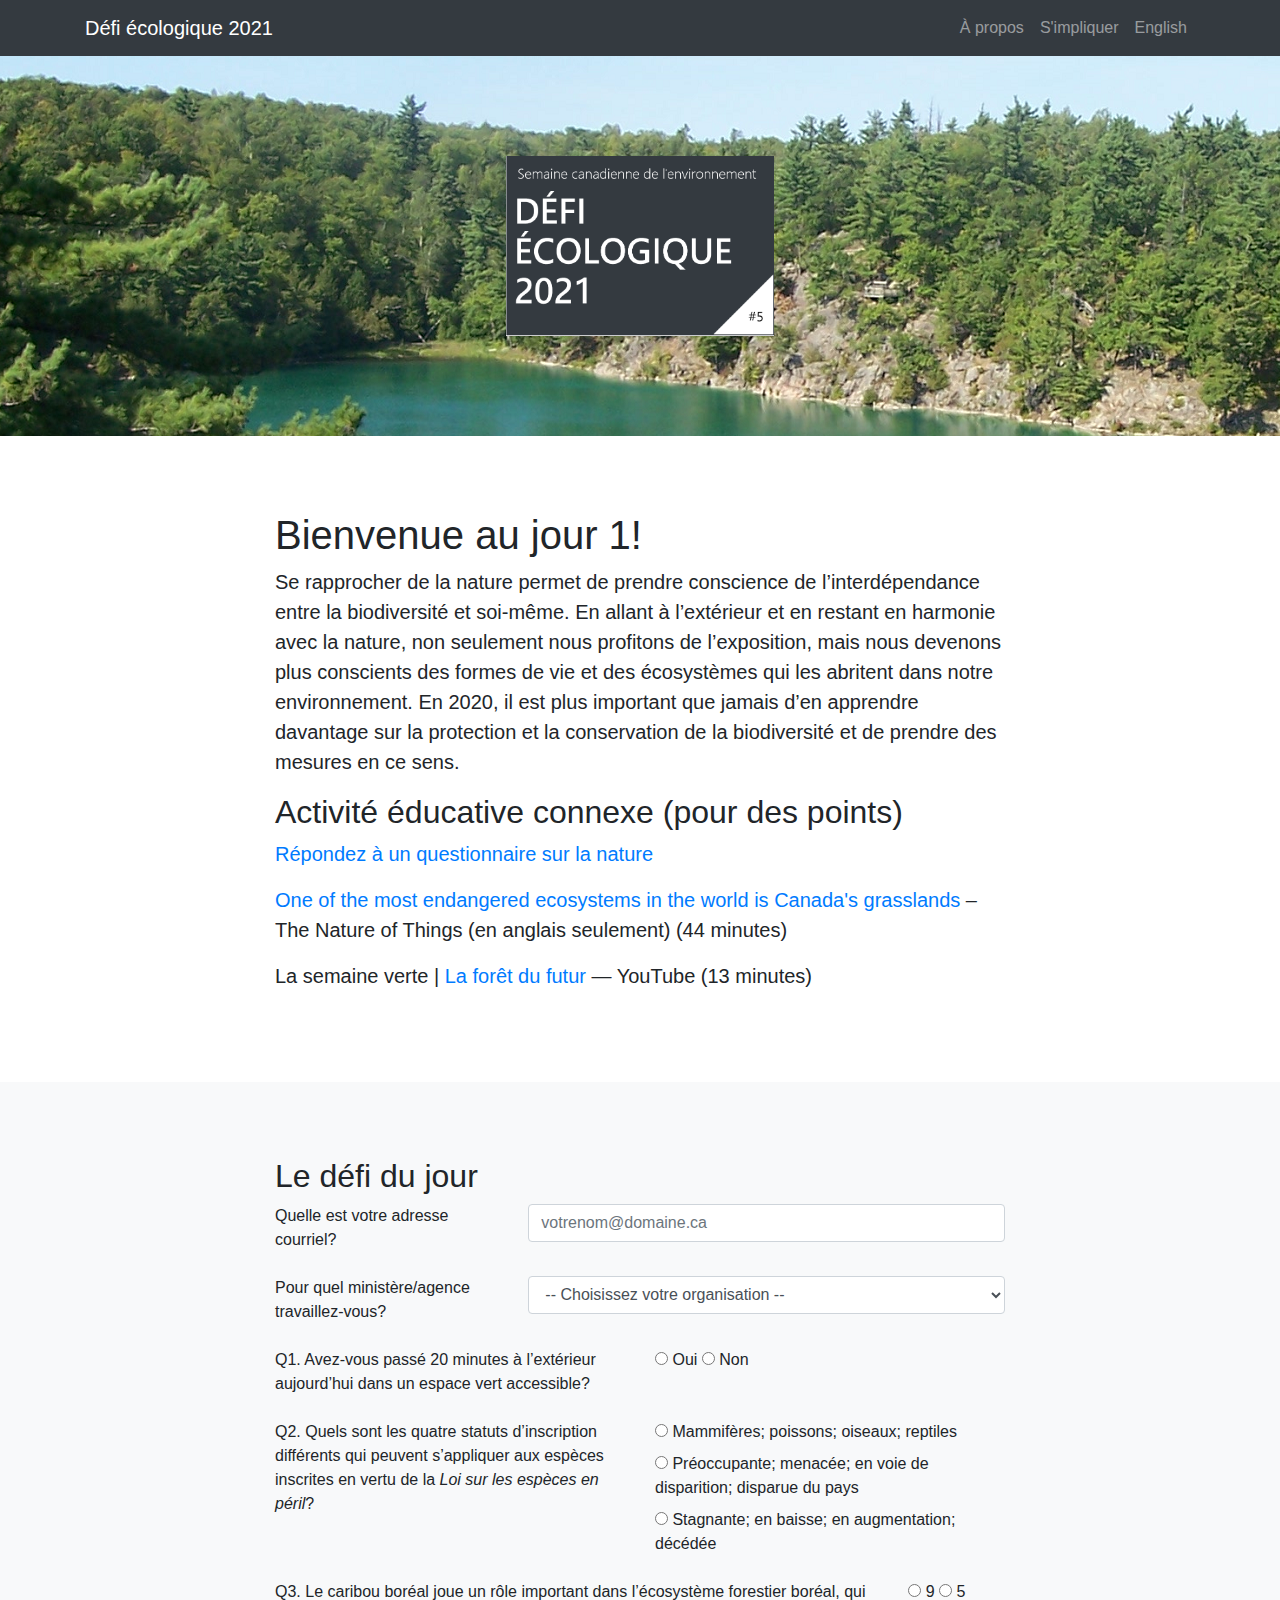
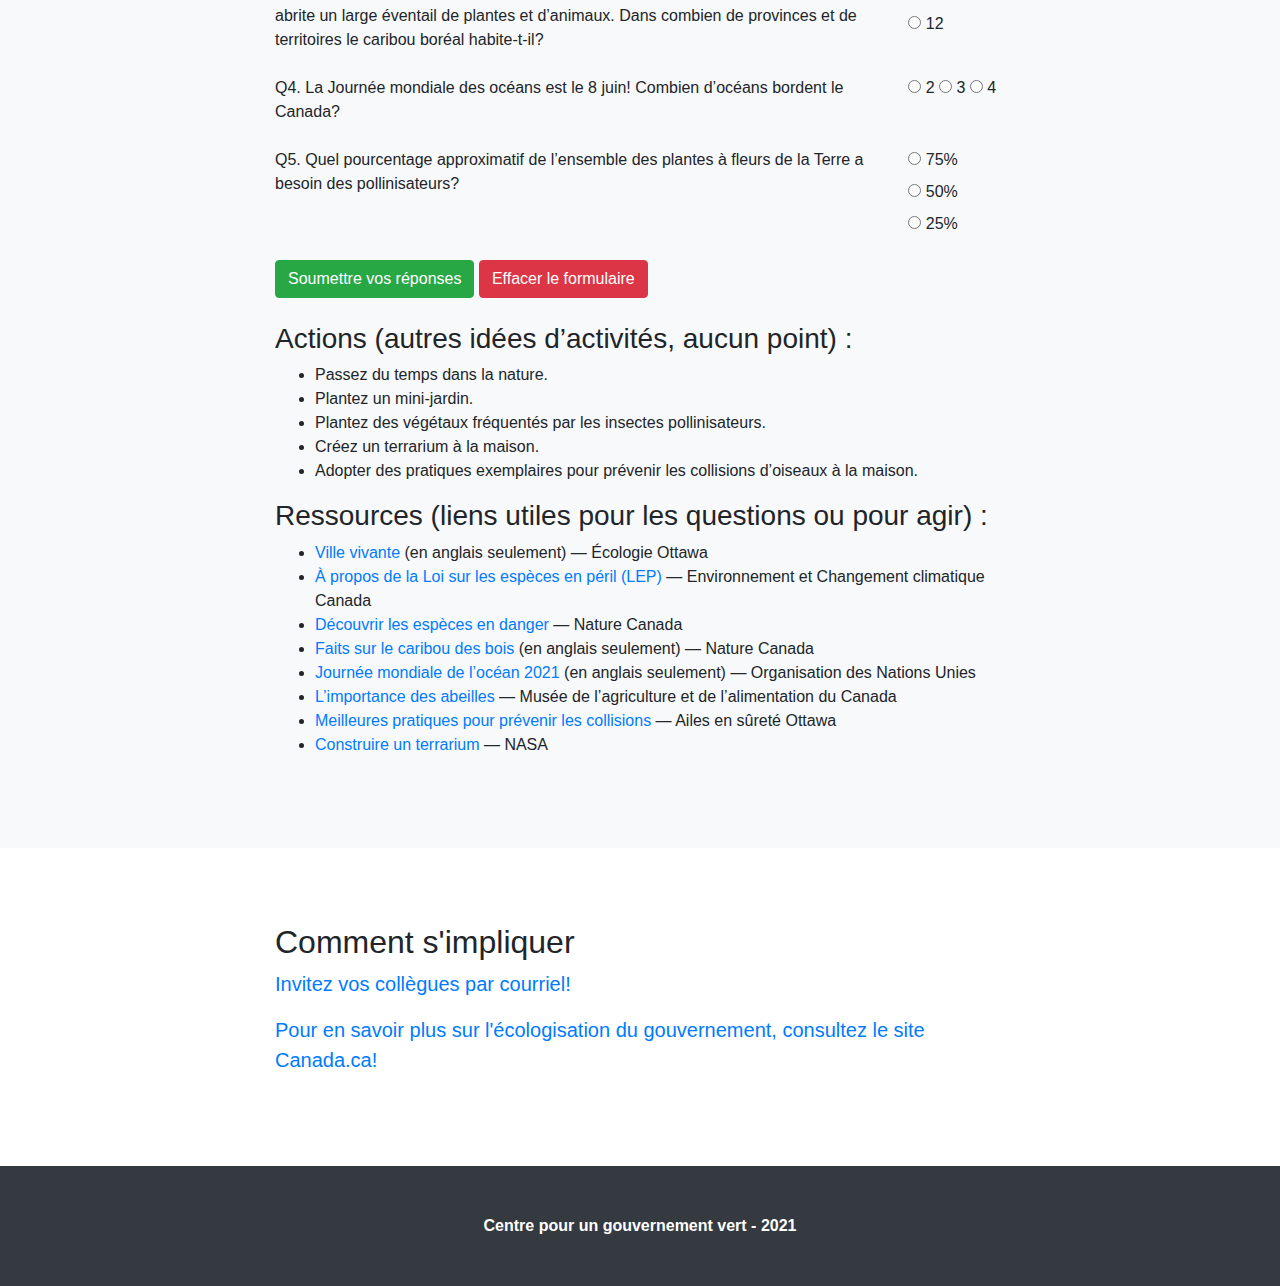
<file: jour1.html>
<!DOCTYPE html>
<html lang="fr">

<head>

  <meta charset="utf-8">
  <meta name="viewport" content="width=device-width, initial-scale=1, shrink-to-fit=no">
  <meta name="description" content="">
  <meta name="author" content="">

  <title>Semaine canadienne de l'environnement 2021 - Défi écologique - Jour 1</title>

  <!-- Bootstrap core CSS -->
  <link href="vendor/bootstrap/css/bootstrap.min.css" rel="stylesheet">

  <!-- Custom styles for this template -->
  <link href="css/scrolling-nav.css" rel="stylesheet">

  <script>
  </script>
</head>

<body id="page-top">

  <!-- Navigation -->
  <nav class="navbar navbar-expand-lg navbar-dark bg-dark fixed-top" id="mainNav">
    <div class="container">
      <a class="navbar-brand js-scroll-trigger" href="#page-top">Défi écologique 2021</a>
      <button class="navbar-toggler" type="button" data-toggle="collapse" data-target="#navbarResponsive" aria-controls="navbarResponsive" aria-expanded="false" aria-label="Toggle navigation">
        <span class="navbar-toggler-icon"></span>
      </button>
      <div class="collapse navbar-collapse" id="navbarResponsive">
        <ul class="navbar-nav ml-auto">
          <li class="nav-item">
            <a class="nav-link js-scroll-trigger" href="#intro">À propos</a>
          </li>
          <li class="nav-item">
            <a class="nav-link js-scroll-trigger" href="#greening">S'impliquer</a>
          </li>
          <li class="nav-item">
            <a class="nav-link js-scroll-trigger" href="day1.html">English</a>
          </li>
        </ul>
      </div>
    </div>
  </nav>

  <header class="bg-primary text-white">
    <div class="container text-center">
      <img src="Semaine canadienne de l'environnement.png" style="height:180px;" alt="Semaine canadienne de l'environnement 2021 - Green Défi écologique" />
    </div>
  </header>

  <section id="intro">
    <div class="container">
      <div class="row">
        <div class="col-lg-8 mx-auto">
          <h1>Bienvenue au jour 1!</h1>
          <p class="lead">
            Se rapprocher de la nature permet de prendre conscience de l’interdépendance entre la biodiversité et soi-même. En allant à l’extérieur et en restant en harmonie avec la nature, non seulement nous profitons de l’exposition, mais nous devenons plus conscients des formes de vie et des écosystèmes qui les abritent dans notre environnement. En 2020, il est plus important que jamais d’en apprendre davantage sur la protection et la conservation de la biodiversité et de prendre des mesures en ce sens.
			</p>
		  <h2>Activité éducative connexe (pour des points) </h2>
		  <p class="lead"><a href="https://naturequiz.ca/fr/">Répondez à un questionnaire sur la nature</a></p>
		  <p class="lead"><a href="https://www.youtube.com/watch?v=1d77rs_Ghs0">One of the most endangered ecosystems in the world is Canada's grasslands</a> – The Nature of Things (en anglais seulement) (44 minutes)</p>
		  <p class="lead">La semaine verte | <a href="https://www.youtube.com/watch?v=1d77rs_Ghs0">La forêt du futur</a> — YouTube (13 minutes)</p>
        </div>
      </div>
    </div>
  </section>


  <section id="services" class="bg-light">
    <div class="container">
      <div class="row">
        <div class="col-lg-8 mx-auto">
          <h2>Le défi du jour</h2>
          <iframe name="hidden_iframe" id="hidden_iframe" style="display:none;" onload="if(submitted)  {window.location='/thanks.html';}"></iframe>
          <form action="https://docs.google.com/forms/u/0/d/e/1FAIpQLSeUr3Q7r2HWKOZNgMoI-BsyOrAcpc727cuFOn1-KR8rLDXEog/formResponse" target="top" method="POST" id="mG61Hd">
            <fieldset>
              <!-- Form -->
              <input type="hidden" id="ID" name="ID">

              <div class="form-group row">
                <label class="col-md-4 control-label" for="entry.1634760837">Quelle est votre adresse courriel?</label>
                <div class="col-md-8">
                  <input id="email" style="width: 100%;" name="entry.1634760837" type="text" placeholder="votrenom@domaine.ca" class="form-control input-md">
                </div>
              </div>
              <div class="form-group row">
                <label class="col-md-4 control-label" for="entry.1745936865">Pour quel ministère/agence travaillez-vous?</label>
                <div class="col-md-8">
                  <select id="org" name="entry.1745936865" class="form-control">
                                    <option disabled selected> -- Choisissez votre organisation -- </option> 
                                    <option value="CATSA">Administration canadienne de la sûreté du transport aérien</option>
                                          <option value="APA">Administration de pilotage de l'Atlantique Canada</option>
                                          <option value="GLPA">Administration de pilotage des Grands Lacs Canada</option>
                                          <option value="LPA">Administration de pilotage des Laurentides Canada</option>
                                          <option value="PPA">Administration de pilotage du Pacifique Canada</option>
                                          <option value="INAC">Affaires autochtones et du Nord Canada</option>
                                          <option value="IGA">Affaires intergouvernementales</option>
                                          <option value="GAC">Affaires mondiales Canada</option>
                                          <option value="CanNor">Agence canadienne de développement économique du Nord</option>
                                          <option value="IAAC">Agence canadienne d'évaluation de l'impact</option>
                                          <option value="CFIA">Agence canadienne d'inspection des aliments</option>
                                          <option value="CPMA">Agence canadienne du pari mutuel</option>
                                          <option value="FCAC">Agence de la consommation en matière financière du Canada</option>
                                          <option value="PHAC">Agence de la santé publique du Canada</option>
                                          <option value="ACOA">Agence de promotion économique du Canada atlantique</option>
                                          <option value="CBSA">Agence des services frontaliers du Canada</option>
                                          <option value="NPA">Agence du pipeline du Nord Canada</option>
                                          <option value="CRA">Agence du revenu du Canada</option>
                                          <option value="FedDev Ontario">Agence fédérale de développement économique pour le Sud de l'Ontario</option>
                                          <option value="NSIRA">Agence nationale de surveillance de la sécurité et du renseignement</option>
                                          <option value="CSA">Agence spatiale canadienne</option>
                                          <option value="AAFC">Agriculture et Agroalimentaire Canada</option>
                                          <option value="VAC">Anciens Combattants Canada</option>
                                          <option value="CA">Armée canadienne</option>
                                          <option value="WDBA">Autorité du pont Windsor-Detroit</option>
                                          <option value="RCAF">Aviation royale du Canada</option>
                                          <option value="CIB">Banque canadienne d'infrastructure</option>
                                          <option value="BDC">Banque de développement du Canada</option>
                                          <option value="BANK">Banque du Canada</option>
                                          <option value="LAC">Bibliothèque et Archives Canada</option>
                                          <option value="COBU">Bureau de la concurrence Canada</option>
                                          <option value="TSB">Bureau de la sécurité des transports du Canada</option>
                                          <option value="TRANS">Bureau de la traduction</option>
                                          <option value="PCO">Bureau du Conseil privé</option>
                                          <option value="OCMJ">Bureau du juge militaire en chef</option>
                                          <option value="CBC">CBC/Radio-Canada</option>
                                          <option value="CCOHS">Centre canadien d'hygiène et de sécurité au travail</option>
                                          <option value="FINTRAC">Centre d'analyse des opérations et déclarations financières du Canada</option>
                                          <option value="IDRC">Centre de recherche pour le développement international</option>
                                          <option value="CRC">Centre de recherche sur les communications Canada</option>
                                          <option value="CSEC">Centre de sécurité des télécommunications Canada</option>
                                          <option value="CAFC">Centre des armes à feu Canada</option>
                                          <option value="NAC">Centre national des Arts</option>
                                          <option value="CRC">Chaires de recherche du Canada</option>
                                          <option value="CPC">Collège canadien de police</option>
                                          <option value="RMCC">Collège militaire royal du Canada</option>
                                          <option value="IRPDA">Comité d'examen indépendant des acquisitions de défense</option>
                                          <option value="ERC">Comité externe d'examen de la Gendarmerie royale du Canada</option>
                                          <option value="MGERC">Comité externe d'examen des griefs militaires</option>
                                          <option value="CANSOFCOM">Commandement des forces d'opérations spéciales canadiennes</option>
                                          <option value="OPC">Commissaire à la protection de la vie privée du Canada (Bureau du)</option>
                                          <option value="OIC">Commissaire à l'information (Bureau du)</option>
                                          <option value="PSIC">Commissaire à l'intégrité du secteur public du Canada (Bureau du)</option>
                                          <option value="OCL">Commissaire au lobbying du Canada (Bureau du)</option>
                                          <option value="Intel">Commissaire au renseignement (Bureau du)</option>
                                          <option value="FJA">Commissaire aux affaires judiciaires fédérales Canada (Bureau du)</option>
                                          <option value="CIEC">Commissaire aux conflits d'intérêts et à l'éthique (Bureau du)</option>
                                          <option value="OCOL">Commissaire aux langues officielles (Bureau du)</option>
                                          <option value="CNSC">Commission canadienne de sûreté nucléaire</option>
                                          <option value="CHRC">Commission canadienne des droits de la personne</option>
                                          <option value="CGC">Commission canadienne des grains</option>
                                          <option value="CCPERB">Commission canadienne d'examen des exportations de biens culturels</option>
                                          <option value="CDC">Commission canadienne du lait</option>
                                          <option value="CRCC">Commission civile d'examen et d'instruction des plaintes concernant la GRC</option>
                                          <option value="NCC">Commission de la capitale nationale</option>
                                          <option value="PSC">Commission de la fonction publique du Canada</option>
                                          <option value="CEIC">Commission de l'assurance-emploi du Canada</option>
                                          <option value="IRB">Commission de l'immigration et du statut de réfugié du Canada</option>
                                          <option value="CART">Commission de révision agricole du Canada</option>
                                          <option value="NBC">Commission des champs de bataille nationaux</option>
                                          <option value="PBC">Commission des libérations conditionnelles du Canada</option>
                                          <option value="HSMBC">Commission des lieux et monuments historiques du Canada</option>
                                          <option value="PSLREB">Commission des relations de travail et de l'emploi du service public</option>
                                          <option value="MPCC">Commission d'examen des plaintes concernant la police militaire du Canada</option>
                                          <option value="JCBC">Commission d'indemnisation des juges</option>
                                          <option value="CB">Commission du droit d'auteur Canada</option>
                                          <option value="POLAR">Connaissance polaire Canada</option>
                                          <option value="CJC">Conseil canadien de la magistrature</option>
                                          <option value="SCC-CCN">Conseil canadien des normes</option>
                                          <option value="CIRB">Conseil canadien des relations industrielles</option>
                                          <option value="CRTC">Conseil de la radiodiffusion et des télécommunications canadiennes</option>
                                          <option value="SSHRC">Conseil de recherches en sciences humaines du Canada</option>
                                          <option value="CCA">Conseil des Arts du Canada</option>
                                          <option value="FPCC">Conseil des produits agricoles du Canada</option>
                                          <option value="PMPRB">Conseil d'examen du prix des médicaments brevetés Canada</option>
                                          <option value="NRC">Conseil national de recherches Canada</option>
                                          <option value="NSC">Conseil national des aînés</option>
                                          <option value="DCC">Construction de Défense Canada</option>
                                          <option value="CORCAN">CORCAN</option>
                                          <option value="CCC">Corporation commerciale canadienne</option>
                                          <option value="CDEV">Corporation de développement des investissements du Canada</option>
                                          <option value="TCC">Cour canadienne de l'impôt</option>
                                          <option value="CMAC">Cour d'appel de la cour martiale du Canada</option>
                                          <option value="FCA">Cour d'appel fédérale</option>
                                          <option value="FC">Cour fédérale du Canada</option>
                                          <option value="SCC">Cour suprême du Canada</option>
                                          <option value="CIRNAC">Crown-Indigenous Relations et Affaires du Nord Canada</option>
                                          <option value="DND">Défense nationale</option>
                                          <option value="DC">Destination Canada</option>
                                          <option value="CED">Développement économique Canada pour les régions du Québec</option>
                                          <option value="WD">Diversification de l'économie de l'Ouest Canada</option>
                                          <option value="CSPS">École de la fonction publique du Canada</option>
                                          <option value="Elections">Élections Canada</option>
                                          <option value="ESDC">Emploi et développement social Canada</option>
                                          <option value="AECL">Énergie atomique du Canada limitée</option>
                                          <option value="OCI">Enquêteur correctionnel Canada</option>
                                          <option value="ECCC">Environnement et changement climatique Canada</option>
                                          <option value="EDC">Exportation et développement Canada</option>
                                          <option value="WAGE">Femmes et égalité des sexes Canada</option>
                                          <option value="FCC">Financement agricole Canada</option>
                                          <option value="FIN">Finances Canada (Ministère des)</option>
                                          <option value="CRRF">Fondation canadienne des relations raciales</option>
                                          <option value="CCG">Garde côtière canadienne</option>
                                          <option value="RCMP">Gendarmerie royale du Canada</option>
                                          <option value="OSGG">Gouverneur général du Canada</option>
                                          <option value="SCT">Greffe du Tribunal des revendications particulières du Canada</option>
                                          <option value="IRCC">Immigration, réfugiés et citoyenneté Canada</option>
                                          <option value="INFC">Infrastructure Canada</option>
                                          <option value="ISED">Innovation, science et développement économique Canada</option>
                                          <option value="CCI">Institut canadien de conservation</option>
                                          <option value="Dem">Institutions démocratiques</option>
                                          <option value="CIHR">Instituts de recherche en santé du Canada</option>
                                          <option value="YOUTH">Jeunesse</option>
                                          <option value="JUS">Justice Canada (Ministère de la)</option>
                                          <option value="JCCBI">Les ponts Jacques Cartier et Champlain</option>
                                          <option value="MarineAtlantic">Marine Atlantique</option>
                                          <option value="RCN">Marine royale canadienne</option>
                                          <option value="OTO">Médiateur des contribuables (Bureau du)</option>
                                          <option value="OFOVC">Médiateur fédéral pour les victimes de la criminalité (Bureau du)</option>
                                          <option value="MC">Mesures Canada</option>
                                          <option value="Mint">Monnaie royale canadienne</option>
                                          <option value="WarM">Musée canadien de la guerre</option>
                                          <option value="CMN">Musée canadien de la nature</option>
                                          <option value="CMH">Musée canadien de l'histoire</option>
                                          <option value="CMIP">Musée canadien de l'immigration au Pier 21</option>
                                          <option value="CMHR">Musée canadien des droits de l'homme</option>
                                          <option value="BANKM">Musée de la Banque du Canada</option>
                                          <option value="AGRIFOOD">Musée de l'agriculture et de l'alimentation du Canada</option>
                                          <option value="AVSPACE">Musée de l'aviation et de l'espace du Canada</option>
                                          <option value="NGC">Musée des beaux-arts du Canada</option>
                                          <option value="SCITECH">Musée des sciences et de la technologie du Canada</option>
                                          <option value="VMC">Musée virtuel du Canada</option>
                                          <option value="ASC">Normes d'accessibilité Canada</option>
                                          <option value="FFMC">Office de commercialisation du poisson d'eau douce</option>
                                          <option value="CIPO">Office de la propriété intellectuelle du Canada</option>
                                          <option value="ITO">Office des technologies industrielles</option>
                                          <option value="CTA">Office des transports du Canada</option>
                                          <option value="PSP Investments">Office d'investissement des pensions du secteur public</option>
                                          <option value="CPPIB">Office d'investissement du régime de pensions du Canada</option>
                                          <option value="NFB">Office national du film</option>
                                          <option value="OMBUD">Ombudsman de la Défense nationale et des Forces armées canadiennes</option>
                                          <option value="VETOMBUD">Ombudsman des anciens combattants (Bureau de l')</option>
                                          <option value="OPO">Ombudsman des marchés publics (Bureau de l')</option>
                                          <option value="PC">Parcs Canada</option>
                                          <option value="PARL">Parlement du Canada</option>
                                          <option value="PCH">Patrimoine canadien</option>
                                          <option value="DFO">Pêches et Océans Canada</option>
                                          <option value="IndOil">Pétrole et gaz des Indiens du Canada</option>
                                          <option value="BWB">Pont Blue Water Canada</option>
                                          <option value="CPC">Postes Canada</option>
                                          <option value="PMO">Premier ministre du Canada</option>
                                          <option value="LABOUR">Programme du travail</option>
                                          <option value="NSERC">Recherche en sciences naturelles et en génie Canada</option>
                                          <option value="DRDC">Recherche et développement pour la défense Canada</option>
                                          <option value="CER">Régulateur de l'énergie au Canada</option>
                                          <option value="CHIN">Réseau canadien d'information sur le patrimoine</option>
                                          <option value="NRCan">Ressources naturelles Canada</option>
                                          <option value="EPRC">Revue de la protection de l'environnement Canada</option>
                                          <option value="RIDLEY">Ridley Terminals Inc.</option>
                                          <option value="HC">Santé Canada</option>
                                          <option value="CICS">Secrétariat de la Conférence intergouvernementale canadienne</option>
                                          <option value="NSICOP">Secrétariat du Comité national de sécurité et de renseignement des parlementaires</option>
                                          <option value="TBS">Secrétariat du Conseil du Trésor du Canada</option>
                                          <option value="PS">Sécurité publique Canada</option>
                                          <option value="ServCan">Service Canada</option>
                                          <option value="CSIS">Service canadien du renseignement de sécurité</option>
                                          <option value="CSC">Service correctionnel du Canada</option>
                                          <option value="CAS">Service de l'administration des tribunaux</option>
                                          <option value="ATSSC">Service de soutien aux tribunaux administratifs du Canada</option>
                                          <option value="TCS">Service des délégués commerciaux du Canada</option>
                                          <option value="PPSC">Service des poursuites pénales du Canada</option>
                                          <option value="ISC">Services autochtones Canada</option>
                                          <option value="SSC">Services partagés Canada</option>
                                          <option value="PSPC">Services publics et marchés publics Canada</option>
                                          <option value="CMHC">Société canadienne d'hypothèques et de logement</option>
                                          <option value="CDIC">Société d'assurance-dépôts du Canada</option>
                                          <option value="FBCL">Société des ponts fédéraux</option>
                                          <option value="CLC">Société immobilière du Canada limitée</option>
                                          <option value="StatCan">Statistique Canada</option>
                                          <option value="OSB">Surintendant des faillites Canada (Bureau du)</option>
                                          <option value="OSFI">Surintendant des institutions financières Canada (Bureau du)</option>
                                          <option value="TELEFILM">Téléfilm Canada</option>
                                          <option value="TC">Transports Canada</option>
                                          <option value="CITT">Tribunal canadien du commerce extérieur</option>
                                          <option value="TATC">Tribunal d'appel des transports du Canada</option>
                                          <option value="COMPETITION">Tribunal de la concurrence</option>
                                          <option value="PSDPTC">Tribunal de la protection des fonctionnaires divulgateurs d'actes répréhensibles Canada</option>
                                          <option value="OHSTC">Tribunal de la santé et de la sécurité au travail Canada</option>
                                          <option value="SST">Tribunal de la sécurité sociale du Canada</option>
                                          <option value="VRAB">Tribunal des anciens combattants (révision et appel)</option>
                                          <option value="HRTC">Tribunal des droits de l'homme du Canada</option>
                                          <option value="OAG">Vérificateur général du Canada (Bureau du)</option>
                                          <option value="VIA Rail">VIA Rail Canada</option>

                                 </select>
                </div>
              </div>
              <div class="form-group row">
                <label class="col-md-6 control-label" for="entry.223551699">Q1. Avez-vous passé 20 minutes à l’extérieur aujourd’hui dans un espace vert accessible? </label>
                <div class="col-md-6">
                  <label class="radio-inline" for="entry.223551699-0">
                     <input type="radio" name="entry.223551699" id="q1-0" value="25">
                      Oui
                     </label>
                  <label class="radio-inline" for="entry.223551699-1">
                     <input type="radio" name="entry.223551699" id="q1-1" value="0">
                      Non
                    </label>
                </div>
              </div>
              <div class="form-group row">
                <label class="col-md-6 control-label" for="entry.1693756572">Q2. Quels sont les quatre statuts d’inscription différents qui peuvent s’appliquer aux espèces inscrites en vertu de la <em>Loi sur les espèces en péril</em>?</label>
                <div class="col-md-6">
                  <label class="radio-inline" for="entry.1693756572-0">
                     <input type="radio" name="entry.1693756572" id="q2-0" value="0">
                      Mammifères; poissons; oiseaux; reptiles
                     </label>
                  <label class="radio-inline" for="entry.1693756572-1">
                     <input type="radio" name="entry.1693756572" id="q2-1" value="25">
                      Préoccupante; menacée; en voie de disparition; disparue du pays
                    </label>
					                  <label class="radio-inline" for="entry.1693756572-2">
                     <input type="radio" name="entry.1693756572" id="q2-2" value="0">
                      Stagnante; en baisse; en augmentation; décédée
                    </label>
                </div>
              </div>
              <div class="form-group row">
                <label class="col-md-10 control-label" for="entry.959016735">Q3. Le caribou boréal joue un rôle important dans l’écosystème forestier boréal, qui abrite un large éventail de plantes et d’animaux. Dans combien de provinces et de territoires le caribou boréal habite-t-il?</label>
                <div class="col-md-2">
                  <label class="radio-inline" for="entry.959016735-0">
                     <input type="radio" name="entry.959016735" id="q3-0" value="25">
                      9
                     </label>
                  <label class="radio-inline" for="entry.959016735-1">
                     <input type="radio" name="entry.959016735" id="q3-1" value="0">
                      5
                    </label>
					                  <label class="radio-inline" for="entry.959016735-2">
                     <input type="radio" name="entry.959016735" id="q3-2" value="0">
                      12
                    </label>
                </div>
              </div>
              <div class="form-group row">
                <label class="col-md-10 control-label" for="entry.630943947">Q4. La Journée mondiale des océans est le 8 juin! Combien d’océans bordent le Canada?</label>
                <div class="col-md-2">
                  <label class="radio-inline" for="entry.630943947-0">
                     <input type="radio" name="entry.630943947" id="q4-0" value="0">
                      2
                     </label>
                  <label class="radio-inline" for="entry.630943947-1">
                     <input type="radio" name="entry.630943947" id="q4-1" value="25">
                      3
                    </label>
					                <label class="radio-inline" for="entry.630943947-2">
                     <input type="radio" name="entry.630943947" id="q4-2" value="0">
                      4
                     </label>
                </div>
              </div>
              <div class="form-group row">
                <label class="col-md-10 control-label" for="entry.1538947908">Q5. Quel pourcentage approximatif de l’ensemble des plantes à fleurs de la Terre a besoin des pollinisateurs? </label>
                <div class="col-md-2">
                  <label class="radio-inline" for="entry.1538947908-0">
                     <input type="radio" name="entry.1538947908" id="q5-0" value="25">
                      75%
                     </label>
                  <label class="radio-inline" for="entry.1538947908-1">
                     <input type="radio" name="entry.1538947908" id="q5-1" value="0">
                      50%
                    </label>
					                  <label class="radio-inline" for="entry.1538947908-2">
                     <input type="radio" name="entry.1538947908" id="q5-2" value="0">
                      25%
                    </label>
                </div>
              </div>
              <button class="btn btn-md btn-success mrgn-tp-md" type="submit" id="submit-form" onclick="myFunction()">Soumettre vos réponses</button>
              <button class="btn btn-md btn-danger mrgn-tp-md" type="reset" value="Reset">Effacer le formulaire</button>
              <div id="myDIV"></div>

		<br />
	  <h3>Actions (autres id&eacute;es d&rsquo;activit&eacute;s, aucun point)&nbsp;:</h3>
<ul>
<li>Passez du temps dans la nature.</li>
<li><span>Plantez un mini-jardin.</span></li>
<li>Plantez des v&eacute;g&eacute;taux fr&eacute;quent&eacute;s par les insectes pollinisateurs.</li>
<li><span>Cr&eacute;ez un terrarium &agrave; la maison.</span></li>
<li>Adopter des pratiques exemplaires pour pr&eacute;venir les collisions d&rsquo;oiseaux &agrave; la maison.</li>
</ul>
<h3>Ressources (liens utiles pour les questions ou pour agir)&nbsp;:</h3>
<ul>
<li><span><a href="https://www.ecologyottawa.ca/livingcity">Ville vivante</a></span> (en anglais seulement) &mdash; &Eacute;cologie Ottawa</li>
<li><span><a href="https://www.canada.ca/fr/environnement-changement-climatique/services/application-lois-environnementales/lois-reglements/a-propos-loi-especes-en-peril.html">&Agrave; propos de la Loi sur les esp&egrave;ces en p&eacute;ril (LEP)</a></span> &mdash; Environnement et Changement climatique Canada</li>
<li><span><a href="https://naturecanada.ca/la-nature-au-bout-des-doigts/endangered-species/?lang=fr">D&eacute;couvrir les esp&egrave;ces en danger</a></span> &mdash; Nature Canada</li>
<li><span><a href="https://naturecanada.ca/discover-nature/endangered-species/woodland-caribou/">Faits sur le caribou des bois</a></span> (en anglais seulement) &mdash; Nature Canada</li>
<li><span><a href="https://unworldoceansday.org/">Journ&eacute;e mondiale de l&rsquo;oc&eacute;an&nbsp;2021</a></span> (en anglais seulement) &mdash; Organisation des Nations Unies</li>
<li><span><a href="https://bees.techno-science.ca/francais/les-abeilles/la-pollinisation/default.php">L&rsquo;importance des abeilles</a></span> &mdash; Mus&eacute;e de l&rsquo;agriculture et de l&rsquo;alimentation du Canada</li>
<li><span><a href="https://safewings.ca/prevention/pratiques/">Meilleures pratiques pour pr&eacute;venir les collisions</a></span> &mdash; Ailes en s&ucirc;ret&eacute; Ottawa</li>
<li><a href="https://climatekids.nasa.gov/mini-garden/">Construire un terrarium</a> &mdash; NASA</li>
</ul>
	</div>
      </div>
    </div>
  </section>

  <section id="greening">
    <div class="container">
      <div class="row">
        <div class="col-lg-8 mx-auto">
          <h2>Comment s'impliquer</h2>
          <p class="lead">
            <a href="mailto:?subject=Défi écologique 2021 - Édition télétravail / Green Challenge 2021 - Telework Edition &Body=Bonjour, joins-toi à moi et participe au Défi écologique 2021. Inscris-toi au https://cew-sce.github.io/2021/fr.html. /  Hi, please join me and register to the Green Challenge 2021. Registration info is available at https://cew-sce.github.io/2021/.">Invitez vos collègues par courriel!</a>
          </p>
          <p class="lead">
            <a href="https://www.canada.ca/fr/secretariat-conseil-tresor/services/innovation/ecologiser-gouvernement.html">Pour en savoir plus sur l'écologisation du gouvernement, consultez le site Canada.ca!</a>
          </p>
        </div>
      </div>
    </div>
  </section>
 
  <!-- Footer -->
  <footer class="py-5 bg-dark">
    <div class="container">
      <p class="m-0 text-center text-white">Centre pour un gouvernement vert - 2021</p>
    </div>
    <!-- /.container -->
  </footer>

  <!-- Bootstrap core JavaScript -->
  <script src="vendor/jquery/jquery.min.js"></script>
  <script src="vendor/bootstrap/js/bootstrap.bundle.min.js"></script>

  <!-- Plugin JavaScript -->
  <script src="vendor/jquery-easing/jquery.easing.min.js"></script>

  <!-- Custom JavaScript for this theme -->
  <script src="js/scrolling-nav.js"></script>
  <script>
    function myFunction() {
      var x = document.getElementById("myDIV");
      if (x.innerHTML === "") {
        x.innerHTML = "<b>Nous avons reçu votre inscription. À bientôt!</b>";
      } else {
        x.innerHTML = "";
      }
    }
  </script>
</body>

</html>
</file>
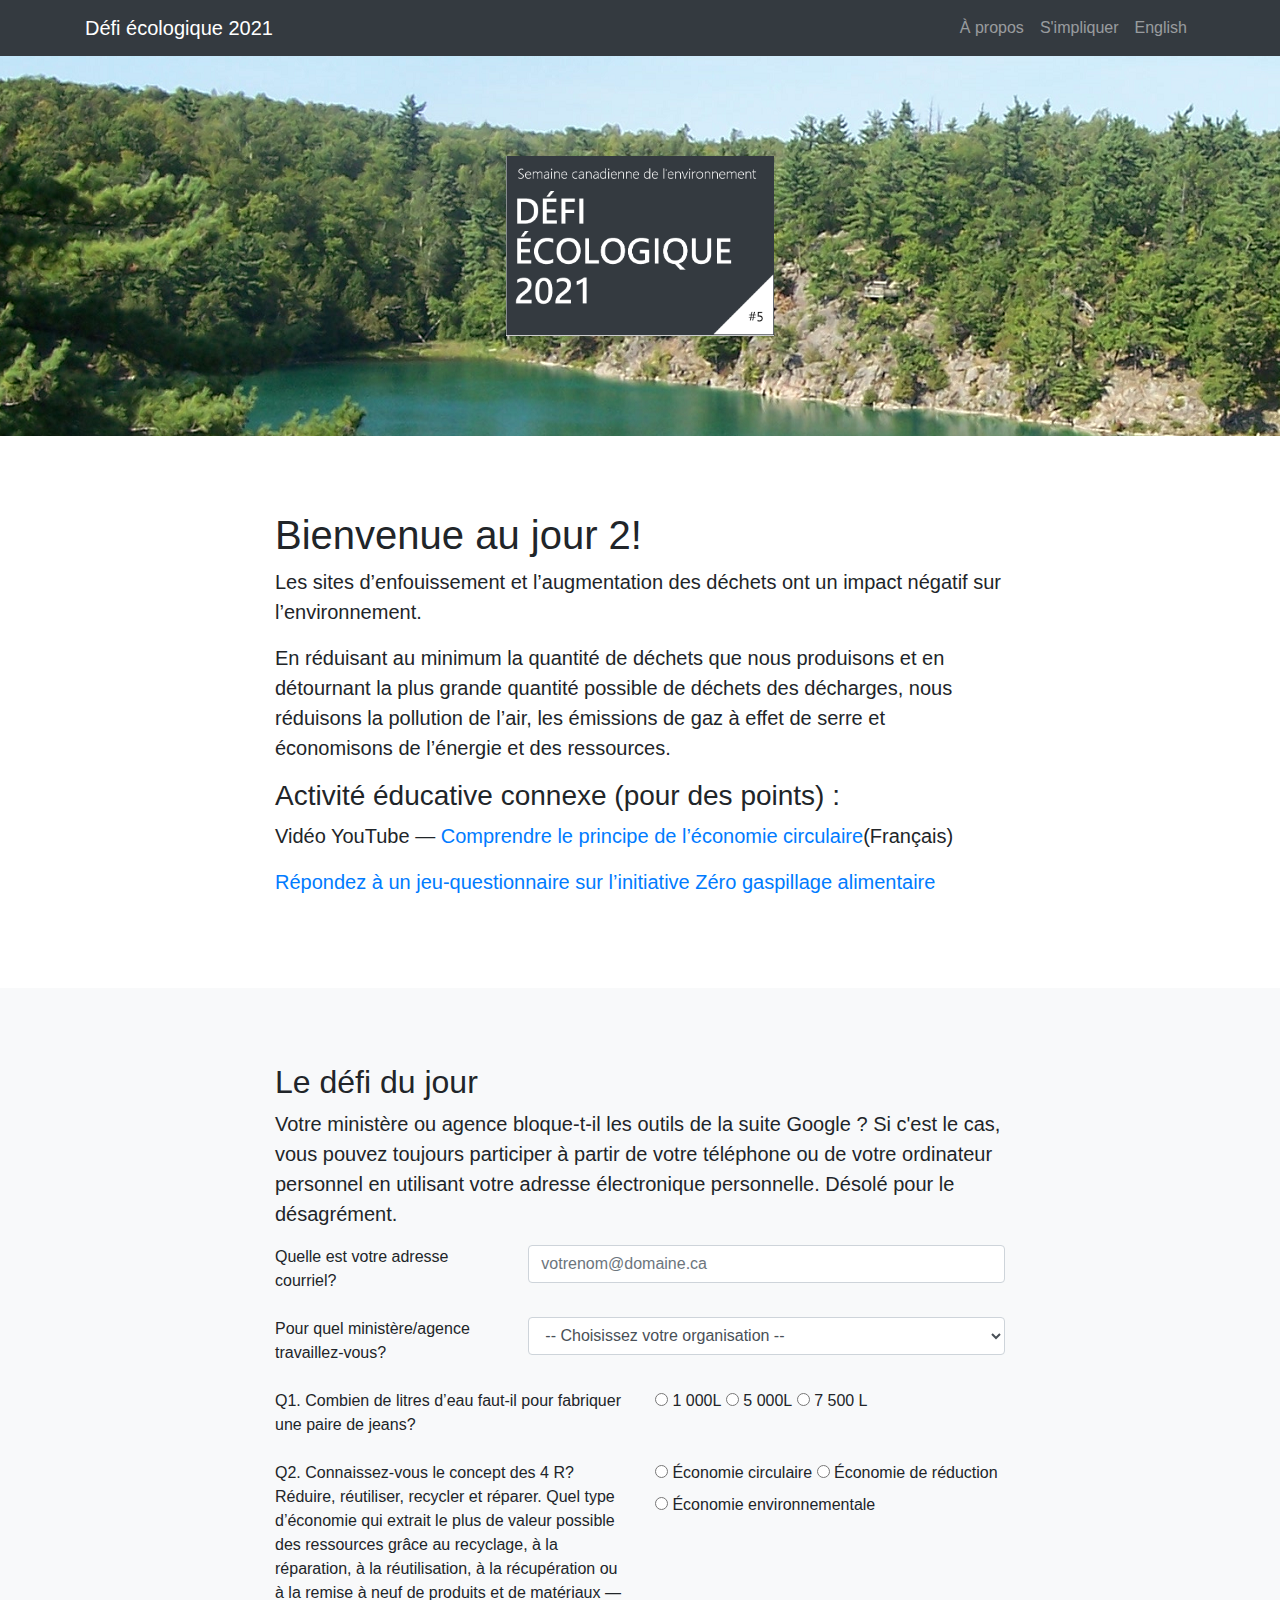
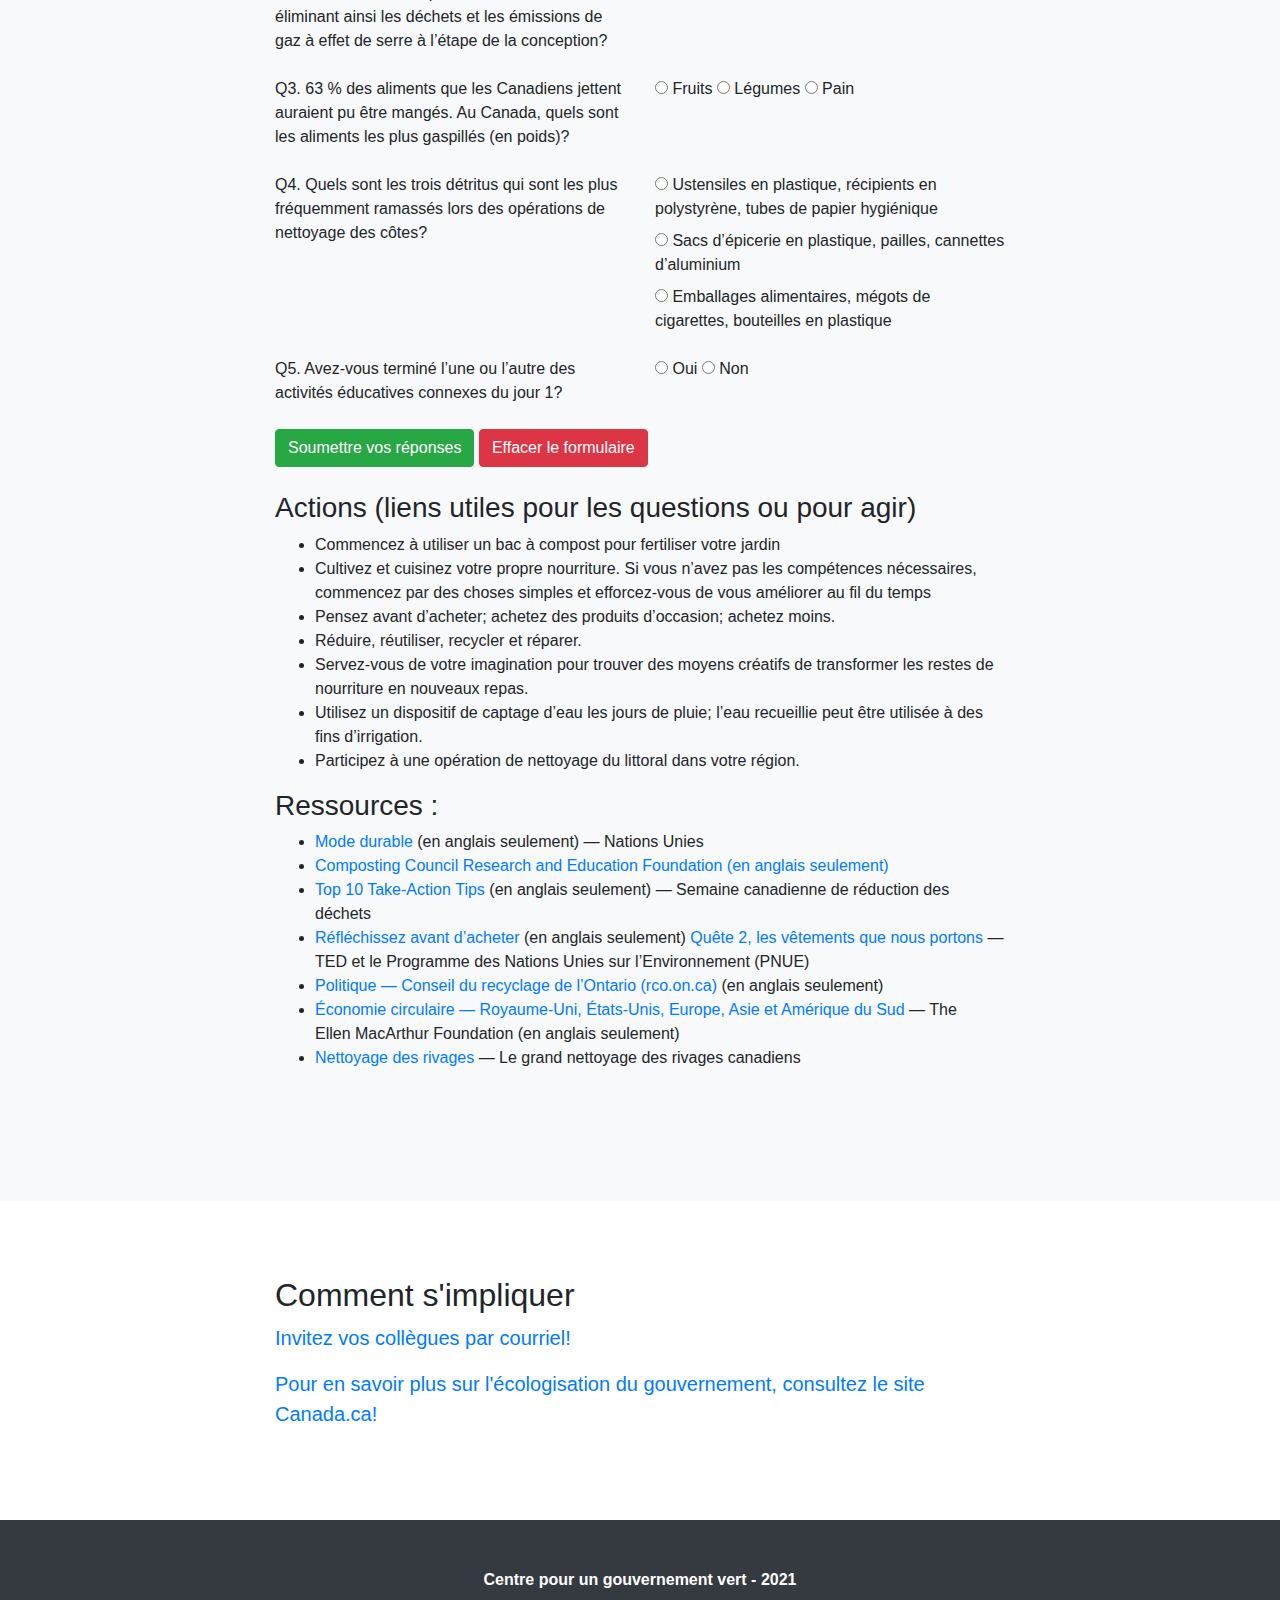
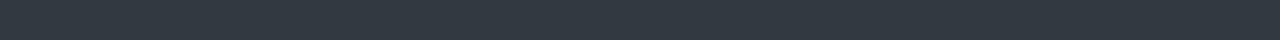
<file: jour2.html>
<!DOCTYPE html>
<html lang="fr">
   <head>
      <meta charset="utf-8">
      <meta name="viewport" content="width=device-width, initial-scale=1, shrink-to-fit=no">
      <meta name="description" content="">
      <meta name="author" content="">
      <title>Semaine canadienne de l'environnement 2021 - Défi écologique - Jour 2</title>
      <!-- Bootstrap core CSS -->
      <link href="vendor/bootstrap/css/bootstrap.min.css" rel="stylesheet">
      <!-- Custom styles for this template -->
      <link href="css/scrolling-nav.css" rel="stylesheet">
      <script></script>
   </head>
   <body id="page-top">
      <!-- Navigation -->
      <nav class="navbar navbar-expand-lg navbar-dark bg-dark fixed-top" id="mainNav">
         <div class="container">
            <a class="navbar-brand js-scroll-trigger" href="#page-top">Défi écologique 2021</a>
            <button class="navbar-toggler" type="button" data-toggle="collapse" data-target="#navbarResponsive" aria-controls="navbarResponsive" aria-expanded="false" aria-label="Toggle navigation">
            <span class="navbar-toggler-icon"></span>
            </button>
            <div class="collapse navbar-collapse" id="navbarResponsive">
               <ul class="navbar-nav ml-auto">
                  <li class="nav-item">
                     <a class="nav-link js-scroll-trigger" href="#intro">À propos</a>
                  </li>
                  <li class="nav-item">
                     <a class="nav-link js-scroll-trigger" href="#greening">S'impliquer</a>
                  </li>
                  <li class="nav-item">
                     <a class="nav-link js-scroll-trigger" href="day2.html">English</a>
                  </li>
               </ul>
            </div>
         </div>
      </nav>
      <header class="bg-primary text-white">
         <div class="container text-center">
            <img src="Semaine canadienne de l'environnement.png" style="height:180px;" alt="Semaine canadienne de l'environnement 2021 - Green Défi écologique" />
         </div>
      </header>
      <section id="intro">
         <div class="container">
            <div class="row">
               <div class="col-lg-8 mx-auto">
                  <h1>Bienvenue au jour 2!</h1>
                  <p class="lead">
                     Les sites d’enfouissement et l’augmentation des déchets ont un impact négatif sur l’environnement.
                  </p>
                  <p class="lead">
                     En réduisant au minimum la quantité de déchets que nous produisons et en détournant la plus grande quantité possible de déchets des décharges, nous réduisons la pollution de l’air, les émissions de gaz à effet de serre et économisons de l’énergie et des ressources.
                  </p>
                  <h3>Activité éducative connexe (pour des points) : </h3>
                  <p class="lead">Vidéo YouTube —<a href="https://www.youtube.com/watch?v=evjGT35-4LU&t=3s"> Comprendre le principe de l’économie circulaire</a>(Français)</p>
                  <p class="lead"><a href="https://greenactioncentre.ca/food-waste-quiz/index.html?lang=fr">Répondez à un jeu-questionnaire sur l’initiative Zéro gaspillage alimentaire</a></p>
               </div>
            </div>
         </div>
      </section>
      <section id="services" class="bg-light">
         <div class="container">
            <div class="row">
               <div class="col-lg-8 mx-auto">
                  <h2>Le défi du jour</h2>
                  <p class="lead">
                     Votre ministère ou agence bloque-t-il les outils de la suite Google ? Si c'est le cas, vous pouvez toujours participer à partir de votre téléphone ou de votre ordinateur personnel en utilisant votre adresse électronique personnelle. Désolé pour le désagrément.
                  </p>
                  <iframe name="hidden_iframe" id="hidden_iframe" style="display:none;" onload="if(submitted)  {window.location='/thanks.html';}"></iframe>
                  <form action="https://docs.google.com/forms/u/0/d/e/1FAIpQLSeSeMbhOuoP0JY9t2XlNsYR2RyI8AmhoQ0oHQLQyAGP2y_v7g/formResponse" target="top" method="POST" id="mG61Hd">
                  <fieldset>
                  <!-- Form -->
                  <input type="hidden" id="ID" name="ID">
                  <div class="form-group row">
                     <label class="col-md-4 control-label" for="entry.924443651">Quelle est votre adresse courriel?</label>
                     <div class="col-md-8">
                        <input id="email" style="width: 100%;" name="entry.924443651" type="text" placeholder="votrenom@domaine.ca" class="form-control input-md">
                     </div>
                  </div>
                  <div class="form-group row">
                     <label class="col-md-4 control-label" for="entry.458196066">Pour quel ministère/agence travaillez-vous?</label>
                     <div class="col-md-8">
                        <select id="org" name="entry.458196066" class="form-control">
                           <option disabled selected> -- Choisissez votre organisation -- </option>
                           <option value="CATSA">Administration canadienne de la sûreté du transport aérien</option>
                           <option value="APA">Administration de pilotage de l'Atlantique Canada</option>
                           <option value="GLPA">Administration de pilotage des Grands Lacs Canada</option>
                           <option value="LPA">Administration de pilotage des Laurentides Canada</option>
                           <option value="PPA">Administration de pilotage du Pacifique Canada</option>
                           <option value="INAC">Affaires autochtones et du Nord Canada</option>
                           <option value="IGA">Affaires intergouvernementales</option>
                           <option value="GAC">Affaires mondiales Canada</option>
                           <option value="CanNor">Agence canadienne de développement économique du Nord</option>
                           <option value="IAAC">Agence canadienne d'évaluation de l'impact</option>
                           <option value="CFIA">Agence canadienne d'inspection des aliments</option>
                           <option value="CPMA">Agence canadienne du pari mutuel</option>
                           <option value="FCAC">Agence de la consommation en matière financière du Canada</option>
                           <option value="PHAC">Agence de la santé publique du Canada</option>
                           <option value="ACOA">Agence de promotion économique du Canada atlantique</option>
                           <option value="CBSA">Agence des services frontaliers du Canada</option>
                           <option value="NPA">Agence du pipeline du Nord Canada</option>
                           <option value="CRA">Agence du revenu du Canada</option>
                           <option value="FedDev Ontario">Agence fédérale de développement économique pour le Sud de l'Ontario</option>
                           <option value="NSIRA">Agence nationale de surveillance de la sécurité et du renseignement</option>
                           <option value="CSA">Agence spatiale canadienne</option>
                           <option value="AAFC">Agriculture et Agroalimentaire Canada</option>
                           <option value="VAC">Anciens Combattants Canada</option>
                           <option value="CA">Armée canadienne</option>
                           <option value="WDBA">Autorité du pont Windsor-Detroit</option>
                           <option value="RCAF">Aviation royale du Canada</option>
                           <option value="CIB">Banque canadienne d'infrastructure</option>
                           <option value="BDC">Banque de développement du Canada</option>
                           <option value="BANK">Banque du Canada</option>
                           <option value="LAC">Bibliothèque et Archives Canada</option>
                           <option value="COBU">Bureau de la concurrence Canada</option>
                           <option value="TSB">Bureau de la sécurité des transports du Canada</option>
                           <option value="TRANS">Bureau de la traduction</option>
                           <option value="PCO">Bureau du Conseil privé</option>
                           <option value="OCMJ">Bureau du juge militaire en chef</option>
                           <option value="CBC">CBC/Radio-Canada</option>
                           <option value="CCOHS">Centre canadien d'hygiène et de sécurité au travail</option>
                           <option value="FINTRAC">Centre d'analyse des opérations et déclarations financières du Canada</option>
                           <option value="IDRC">Centre de recherche pour le développement international</option>
                           <option value="CRC">Centre de recherche sur les communications Canada</option>
                           <option value="CSEC">Centre de sécurité des télécommunications Canada</option>
                           <option value="CAFC">Centre des armes à feu Canada</option>
                           <option value="NAC">Centre national des Arts</option>
                           <option value="CRC">Chaires de recherche du Canada</option>
                           <option value="CPC">Collège canadien de police</option>
                           <option value="RMCC">Collège militaire royal du Canada</option>
                           <option value="IRPDA">Comité d'examen indépendant des acquisitions de défense</option>
                           <option value="ERC">Comité externe d'examen de la Gendarmerie royale du Canada</option>
                           <option value="MGERC">Comité externe d'examen des griefs militaires</option>
                           <option value="CANSOFCOM">Commandement des forces d'opérations spéciales canadiennes</option>
                           <option value="OPC">Commissaire à la protection de la vie privée du Canada (Bureau du)</option>
                           <option value="OIC">Commissaire à l'information (Bureau du)</option>
                           <option value="PSIC">Commissaire à l'intégrité du secteur public du Canada (Bureau du)</option>
                           <option value="OCL">Commissaire au lobbying du Canada (Bureau du)</option>
                           <option value="Intel">Commissaire au renseignement (Bureau du)</option>
                           <option value="FJA">Commissaire aux affaires judiciaires fédérales Canada (Bureau du)</option>
                           <option value="CIEC">Commissaire aux conflits d'intérêts et à l'éthique (Bureau du)</option>
                           <option value="OCOL">Commissaire aux langues officielles (Bureau du)</option>
                           <option value="CNSC">Commission canadienne de sûreté nucléaire</option>
                           <option value="CHRC">Commission canadienne des droits de la personne</option>
                           <option value="CGC">Commission canadienne des grains</option>
                           <option value="CCPERB">Commission canadienne d'examen des exportations de biens culturels</option>
                           <option value="CDC">Commission canadienne du lait</option>
                           <option value="CRCC">Commission civile d'examen et d'instruction des plaintes concernant la GRC</option>
                           <option value="NCC">Commission de la capitale nationale</option>
                           <option value="PSC">Commission de la fonction publique du Canada</option>
                           <option value="CEIC">Commission de l'assurance-emploi du Canada</option>
                           <option value="IRB">Commission de l'immigration et du statut de réfugié du Canada</option>
                           <option value="CART">Commission de révision agricole du Canada</option>
                           <option value="NBC">Commission des champs de bataille nationaux</option>
                           <option value="PBC">Commission des libérations conditionnelles du Canada</option>
                           <option value="HSMBC">Commission des lieux et monuments historiques du Canada</option>
                           <option value="PSLREB">Commission des relations de travail et de l'emploi du service public</option>
                           <option value="MPCC">Commission d'examen des plaintes concernant la police militaire du Canada</option>
                           <option value="JCBC">Commission d'indemnisation des juges</option>
                           <option value="CB">Commission du droit d'auteur Canada</option>
                           <option value="POLAR">Connaissance polaire Canada</option>
                           <option value="CJC">Conseil canadien de la magistrature</option>
                           <option value="SCC-CCN">Conseil canadien des normes</option>
                           <option value="CIRB">Conseil canadien des relations industrielles</option>
                           <option value="CRTC">Conseil de la radiodiffusion et des télécommunications canadiennes</option>
                           <option value="SSHRC">Conseil de recherches en sciences humaines du Canada</option>
                           <option value="CCA">Conseil des Arts du Canada</option>
                           <option value="FPCC">Conseil des produits agricoles du Canada</option>
                           <option value="PMPRB">Conseil d'examen du prix des médicaments brevetés Canada</option>
                           <option value="NRC">Conseil national de recherches Canada</option>
                           <option value="NSC">Conseil national des aînés</option>
                           <option value="DCC">Construction de Défense Canada</option>
                           <option value="CORCAN">CORCAN</option>
                           <option value="CCC">Corporation commerciale canadienne</option>
                           <option value="CDEV">Corporation de développement des investissements du Canada</option>
                           <option value="TCC">Cour canadienne de l'impôt</option>
                           <option value="CMAC">Cour d'appel de la cour martiale du Canada</option>
                           <option value="FCA">Cour d'appel fédérale</option>
                           <option value="FC">Cour fédérale du Canada</option>
                           <option value="SCC">Cour suprême du Canada</option>
                           <option value="CIRNAC">Crown-Indigenous Relations et Affaires du Nord Canada</option>
                           <option value="DND">Défense nationale</option>
                           <option value="DC">Destination Canada</option>
                           <option value="CED">Développement économique Canada pour les régions du Québec</option>
                           <option value="WD">Diversification de l'économie de l'Ouest Canada</option>
                           <option value="CSPS">École de la fonction publique du Canada</option>
                           <option value="Elections">Élections Canada</option>
                           <option value="ESDC">Emploi et développement social Canada</option>
                           <option value="AECL">Énergie atomique du Canada limitée</option>
                           <option value="OCI">Enquêteur correctionnel Canada</option>
                           <option value="ECCC">Environnement et changement climatique Canada</option>
                           <option value="EDC">Exportation et développement Canada</option>
                           <option value="WAGE">Femmes et égalité des sexes Canada</option>
                           <option value="FCC">Financement agricole Canada</option>
                           <option value="FIN">Finances Canada (Ministère des)</option>
                           <option value="CRRF">Fondation canadienne des relations raciales</option>
                           <option value="CCG">Garde côtière canadienne</option>
                           <option value="RCMP">Gendarmerie royale du Canada</option>
                           <option value="OSGG">Gouverneur général du Canada</option>
                           <option value="SCT">Greffe du Tribunal des revendications particulières du Canada</option>
                           <option value="IRCC">Immigration, réfugiés et citoyenneté Canada</option>
                           <option value="INFC">Infrastructure Canada</option>
                           <option value="ISED">Innovation, science et développement économique Canada</option>
                           <option value="CCI">Institut canadien de conservation</option>
                           <option value="Dem">Institutions démocratiques</option>
                           <option value="CIHR">Instituts de recherche en santé du Canada</option>
                           <option value="YOUTH">Jeunesse</option>
                           <option value="JUS">Justice Canada (Ministère de la)</option>
                           <option value="JCCBI">Les ponts Jacques Cartier et Champlain</option>
                           <option value="MarineAtlantic">Marine Atlantique</option>
                           <option value="RCN">Marine royale canadienne</option>
                           <option value="OTO">Médiateur des contribuables (Bureau du)</option>
                           <option value="OFOVC">Médiateur fédéral pour les victimes de la criminalité (Bureau du)</option>
                           <option value="MC">Mesures Canada</option>
                           <option value="Mint">Monnaie royale canadienne</option>
                           <option value="WarM">Musée canadien de la guerre</option>
                           <option value="CMN">Musée canadien de la nature</option>
                           <option value="CMH">Musée canadien de l'histoire</option>
                           <option value="CMIP">Musée canadien de l'immigration au Pier 21</option>
                           <option value="CMHR">Musée canadien des droits de l'homme</option>
                           <option value="BANKM">Musée de la Banque du Canada</option>
                           <option value="AGRIFOOD">Musée de l'agriculture et de l'alimentation du Canada</option>
                           <option value="AVSPACE">Musée de l'aviation et de l'espace du Canada</option>
                           <option value="NGC">Musée des beaux-arts du Canada</option>
                           <option value="SCITECH">Musée des sciences et de la technologie du Canada</option>
                           <option value="VMC">Musée virtuel du Canada</option>
                           <option value="ASC">Normes d'accessibilité Canada</option>
                           <option value="FFMC">Office de commercialisation du poisson d'eau douce</option>
                           <option value="CIPO">Office de la propriété intellectuelle du Canada</option>
                           <option value="ITO">Office des technologies industrielles</option>
                           <option value="CTA">Office des transports du Canada</option>
                           <option value="PSP Investments">Office d'investissement des pensions du secteur public</option>
                           <option value="CPPIB">Office d'investissement du régime de pensions du Canada</option>
                           <option value="NFB">Office national du film</option>
                           <option value="OMBUD">Ombudsman de la Défense nationale et des Forces armées canadiennes</option>
                           <option value="VETOMBUD">Ombudsman des anciens combattants (Bureau de l')</option>
                           <option value="OPO">Ombudsman des marchés publics (Bureau de l')</option>
                           <option value="PC">Parcs Canada</option>
                           <option value="PARL">Parlement du Canada</option>
                           <option value="PCH">Patrimoine canadien</option>
                           <option value="DFO">Pêches et Océans Canada</option>
                           <option value="IndOil">Pétrole et gaz des Indiens du Canada</option>
                           <option value="BWB">Pont Blue Water Canada</option>
                           <option value="CPC">Postes Canada</option>
                           <option value="PMO">Premier ministre du Canada</option>
                           <option value="LABOUR">Programme du travail</option>
                           <option value="NSERC">Recherche en sciences naturelles et en génie Canada</option>
                           <option value="DRDC">Recherche et développement pour la défense Canada</option>
                           <option value="CER">Régulateur de l'énergie au Canada</option>
                           <option value="CHIN">Réseau canadien d'information sur le patrimoine</option>
                           <option value="NRCan">Ressources naturelles Canada</option>
                           <option value="EPRC">Revue de la protection de l'environnement Canada</option>
                           <option value="RIDLEY">Ridley Terminals Inc.</option>
                           <option value="HC">Santé Canada</option>
                           <option value="CICS">Secrétariat de la Conférence intergouvernementale canadienne</option>
                           <option value="NSICOP">Secrétariat du Comité national de sécurité et de renseignement des parlementaires</option>
                           <option value="TBS">Secrétariat du Conseil du Trésor du Canada</option>
                           <option value="PS">Sécurité publique Canada</option>
                           <option value="ServCan">Service Canada</option>
                           <option value="CSIS">Service canadien du renseignement de sécurité</option>
                           <option value="CSC">Service correctionnel du Canada</option>
                           <option value="CAS">Service de l'administration des tribunaux</option>
                           <option value="ATSSC">Service de soutien aux tribunaux administratifs du Canada</option>
                           <option value="TCS">Service des délégués commerciaux du Canada</option>
                           <option value="PPSC">Service des poursuites pénales du Canada</option>
                           <option value="ISC">Services autochtones Canada</option>
                           <option value="SSC">Services partagés Canada</option>
                           <option value="PSPC">Services publics et marchés publics Canada</option>
                           <option value="CMHC">Société canadienne d'hypothèques et de logement</option>
                           <option value="CDIC">Société d'assurance-dépôts du Canada</option>
                           <option value="FBCL">Société des ponts fédéraux</option>
                           <option value="CLC">Société immobilière du Canada limitée</option>
                           <option value="StatCan">Statistique Canada</option>
                           <option value="OSB">Surintendant des faillites Canada (Bureau du)</option>
                           <option value="OSFI">Surintendant des institutions financières Canada (Bureau du)</option>
                           <option value="TELEFILM">Téléfilm Canada</option>
                           <option value="TC">Transports Canada</option>
                           <option value="CITT">Tribunal canadien du commerce extérieur</option>
                           <option value="TATC">Tribunal d'appel des transports du Canada</option>
                           <option value="COMPETITION">Tribunal de la concurrence</option>
                           <option value="PSDPTC">Tribunal de la protection des fonctionnaires divulgateurs d'actes répréhensibles Canada</option>
                           <option value="OHSTC">Tribunal de la santé et de la sécurité au travail Canada</option>
                           <option value="SST">Tribunal de la sécurité sociale du Canada</option>
                           <option value="VRAB">Tribunal des anciens combattants (révision et appel)</option>
                           <option value="HRTC">Tribunal des droits de l'homme du Canada</option>
                           <option value="OAG">Vérificateur général du Canada (Bureau du)</option>
                           <option value="VIA Rail">VIA Rail Canada</option>
                        </select>
                     </div>
                  </div>
                  <div class="form-group row">
                     <label class="col-md-6 control-label" for="entry.1312894229">Q1. Combien de litres d’eau faut-il pour fabriquer une paire de jeans? </label>
                     <div class="col-md-6">
                        <label class="radio-inline" for="entry.1312894229-0">
                        <input type="radio" name="entry.1312894229" id="q1-0" value="0">
                        1 000L
                        </label>
                        <label class="radio-inline" for="entry.1312894229-1">
                        <input type="radio" name="entry.1312894229" id="q1-1" value="0">
                        5 000L
                        </label>
                        <label class="radio-inline" for="entry.1312894229-2">
                        <input type="radio" name="entry.1312894229" id="q1-2" value="25">
                        7 500 L
                        </label>
                     </div>
                  </div>
                  <div class="form-group row">
                     <label class="col-md-6 control-label" for="entry.1555214291">Q2. Connaissez-vous le concept des 4 R? Réduire, réutiliser, recycler et réparer. Quel type d’économie qui extrait le plus de valeur possible des ressources grâce au recyclage, à la réparation, à la réutilisation, à la récupération ou à la remise à neuf de produits et de matériaux — éliminant ainsi les déchets et les émissions de gaz à effet de serre à l’étape de la conception?</label>
                     <div class="col-md-6">
                        <label class="radio-inline" for="entry.1555214291-0">
                        <input type="radio" name="entry.1555214291" id="q2-0" value="25">
                        Économie circulaire
                        </label>
                        <label class="radio-inline" for="entry.1555214291-1">
                        <input type="radio" name="entry.1555214291" id="q2-1" value="0">
                        Économie de réduction
                        </label>
                        <label class="radio-inline" for="entry.1555214291-2">
                        <input type="radio" name="entry.1555214291" id="q2-2" value="0">
                        Économie environnementale
                        </label>
                     </div>
                  </div>
                  <div class="form-group row">
                     <label class="col-md-6 control-label" for="entry.249416749">Q3. 63 % des aliments que les Canadiens jettent auraient pu être mangés. Au Canada, quels sont les aliments les plus gaspillés (en poids)?</label>
                     <div class="col-md-6">
                        <label class="radio-inline" for="entry.249416749-0">
                        <input type="radio" name="entry.249416749" id="q3-0" value="0">
                        Fruits
                        </label>
                        <label class="radio-inline" for="entry.249416749-1">
                        <input type="radio" name="entry.249416749" id="q3-1" value="25">
                        Légumes
                        </label>
                        <label class="radio-inline" for="entry.249416749-2">
                        <input type="radio" name="entry.249416749" id="q3-2" value="0">
                        Pain
                        </label>
                     </div>
                  </div>
                  <div class="form-group row">
                     <label class="col-md-6 control-label" for="entry.1939940893">Q4. Quels sont les trois détritus qui sont les plus fréquemment ramassés lors des opérations de nettoyage des côtes? </label>
                     <div class="col-md-6">
                        <label class="radio-inline" for="entry.1939940893-0">
                        <input type="radio" name="entry.1939940893" id="q4-0" value="0">
                        Ustensiles en plastique, récipients en polystyrène, tubes de papier hygiénique
                        </label>
                        <label class="radio-inline" for="entry.1939940893-1">
                        <input type="radio" name="entry.1939940893" id="q4-1" value="0">
                        Sacs d’épicerie en plastique, pailles, cannettes d’aluminium
                        </label>
                        <label class="radio-inline" for="entry.1939940893-2">
                        <input type="radio" name="entry.1939940893" id="q4-2" value="25">
                        Emballages alimentaires, mégots de cigarettes, bouteilles en plastique
                        </label>
                     </div>
                  </div>
                  <div class="form-group row">
                     <label class="col-md-6 control-label" for="entry.997866607">Q5.	Avez-vous terminé l’une ou l’autre des activités éducatives connexes du jour 1?</label>
                     <div class="col-md-6">
                        <label class="radio-inline" for="entry.997866607-0">
                        <input type="radio" name="entry.997866607" id="q5-0" value="25">
                        Oui
                        </label>
                        <label class="radio-inline" for="entry.997866607-1">
                        <input type="radio" name="entry.997866607" id="q5-1" value="0">
                        Non
                        </label>
                     </div>
                  </div>
                  <button class="btn btn-md btn-success mrgn-tp-md" type="submit" id="submit-form" >Soumettre vos réponses</button>
                  <button class="btn btn-md btn-danger mrgn-tp-md" type="reset" value="Reset">Effacer le formulaire</button>
                  <div id="myDIV"></div>
                  <br />
                  <h3>Actions (liens utiles pour les questions ou pour agir)</h3>
                  <ul>
                     <li>Commencez &agrave; utiliser un bac &agrave; compost pour fertiliser votre jardin</li>
                     <li>Cultivez et cuisinez votre propre nourriture. Si vous n&rsquo;avez pas les comp&eacute;tences n&eacute;cessaires, commencez par des choses simples et efforcez-vous de vous am&eacute;liorer au fil du temps</li>
                     <li>Pensez avant d&rsquo;acheter; achetez des produits d&rsquo;occasion; achetez moins.</li>
                     <li>R&eacute;duire, r&eacute;utiliser, recycler et r&eacute;parer.</li>
                     <li>Servez-vous de votre imagination pour trouver des moyens cr&eacute;atifs de transformer les restes de nourriture en nouveaux repas.</li>
                     <li>Utilisez un dispositif de captage d&rsquo;eau les jours de pluie; l&rsquo;eau recueillie peut &ecirc;tre utilis&eacute;e &agrave; des fins d&rsquo;irrigation.</li>
                     <li>Participez &agrave; une op&eacute;ration de nettoyage du littoral dans votre r&eacute;gion.</li>
                  </ul>
                  <h3>Ressources&nbsp;:</h3>
                  <ul type="disc">
                     <li><a href="https://news.un.org/en/story/2019/03/1035161">Mode durable</a> (en anglais seulement) &mdash; Nations Unies</li>
                     <li><a href="https://www.compostfoundation.org/toolkits-resources">Composting Council Research and Education Foundation (en anglais seulement)</a></li>
                     <li><a href="https://wrwcanada.com/en/get-involved/resources/all/top-10-take-action-tips">Top&nbsp;10 Take-Action&nbsp;Tips</a> (en anglais seulement) &mdash; Semaine canadienne de r&eacute;duction des d&eacute;chets</li>
                     <li><a href="https://elt.oup.com/elt/students/newhorizonsdigitalitaly/dislessia/level2/NHD2_DYS_U16_p140-141.pdf?cc=us&amp;selLanguage=en">R&eacute;fl&eacute;chissez avant d&rsquo;acheter</a> (en anglais seulement) <a href="https://ed.ted.com/on/bcCRJEX9?theme_id=earth-school">Qu&ecirc;te&nbsp;2, les v&ecirc;tements que nous portons</a> &mdash; TED et le Programme des Nations Unies sur l&rsquo;Environnement (PNUE)</li>
                     <li><a href="https://rco.on.ca/what-we-do/policy/">Politique &mdash; Conseil du recyclage de l&rsquo;Ontario (rco.on.ca)</a> (en anglais seulement)</li>
                     <li><a href="https://www.ellenmacarthurfoundation.org/">&Eacute;conomie circulaire &mdash; Royaume-Uni, &Eacute;tats-Unis, Europe, Asie et Am&eacute;rique du Sud</a> &mdash; The Ellen&nbsp;MacArthur Foundation (en anglais seulement)</li>
                     <li><a href="https://www.shorelinecleanup.ca/fr">Nettoyage des rivages</a> &mdash; Le grand nettoyage des rivages canadiens</li>
                  </ul>
                  <p>&nbsp;</p>
               </div>
            </div>
         </div>
      </section>
      <section id="greening">
         <div class="container">
            <div class="row">
               <div class="col-lg-8 mx-auto">
                  <h2>Comment s'impliquer</h2>
                  <p class="lead">
                     <a href="mailto:?subject=Défi écologique 2021 - Édition télétravail / Green Challenge 2021 - Telework Edition &Body=Bonjour, joins-toi à moi et participe au Défi écologique 2021. Inscris-toi au https://cew-sce.github.io/2021/fr.html. /  Hi, please join me and register to the Green Challenge 2021. Registration info is available at https://cew-sce.github.io/2021/.">Invitez vos collègues par courriel!</a>
                  </p>
                  <p class="lead">
                     <a href="https://www.canada.ca/fr/secretariat-conseil-tresor/services/innovation/ecologiser-gouvernement.html">Pour en savoir plus sur l'écologisation du gouvernement, consultez le site Canada.ca!</a>
                  </p>
               </div>
            </div>
         </div>
      </section>
      <!-- Footer -->
      <footer class="py-5 bg-dark">
         <div class="container">
            <p class="m-0 text-center text-white">Centre pour un gouvernement vert - 2021</p>
         </div>
         <!-- /.container -->
      </footer>
      <!-- Bootstrap core JavaScript -->
      <script src="vendor/jquery/jquery.min.js"></script>
      <script src="vendor/bootstrap/js/bootstrap.bundle.min.js"></script>
      <!-- Plugin JavaScript -->
      <script src="vendor/jquery-easing/jquery.easing.min.js"></script>
      <!-- Custom JavaScript for this theme -->
      <script src="js/scrolling-nav.js"></script>
      <script>
         function myFunction() {
           var x = document.getElementById("myDIV");
           if (x.innerHTML === "") {
             x.innerHTML = "<b>Nous avons reçu votre inscription. À bientôt!</b>";
           } else {
             x.innerHTML = "";
           }
         }
      </script>
   </body>
</html>
</file>
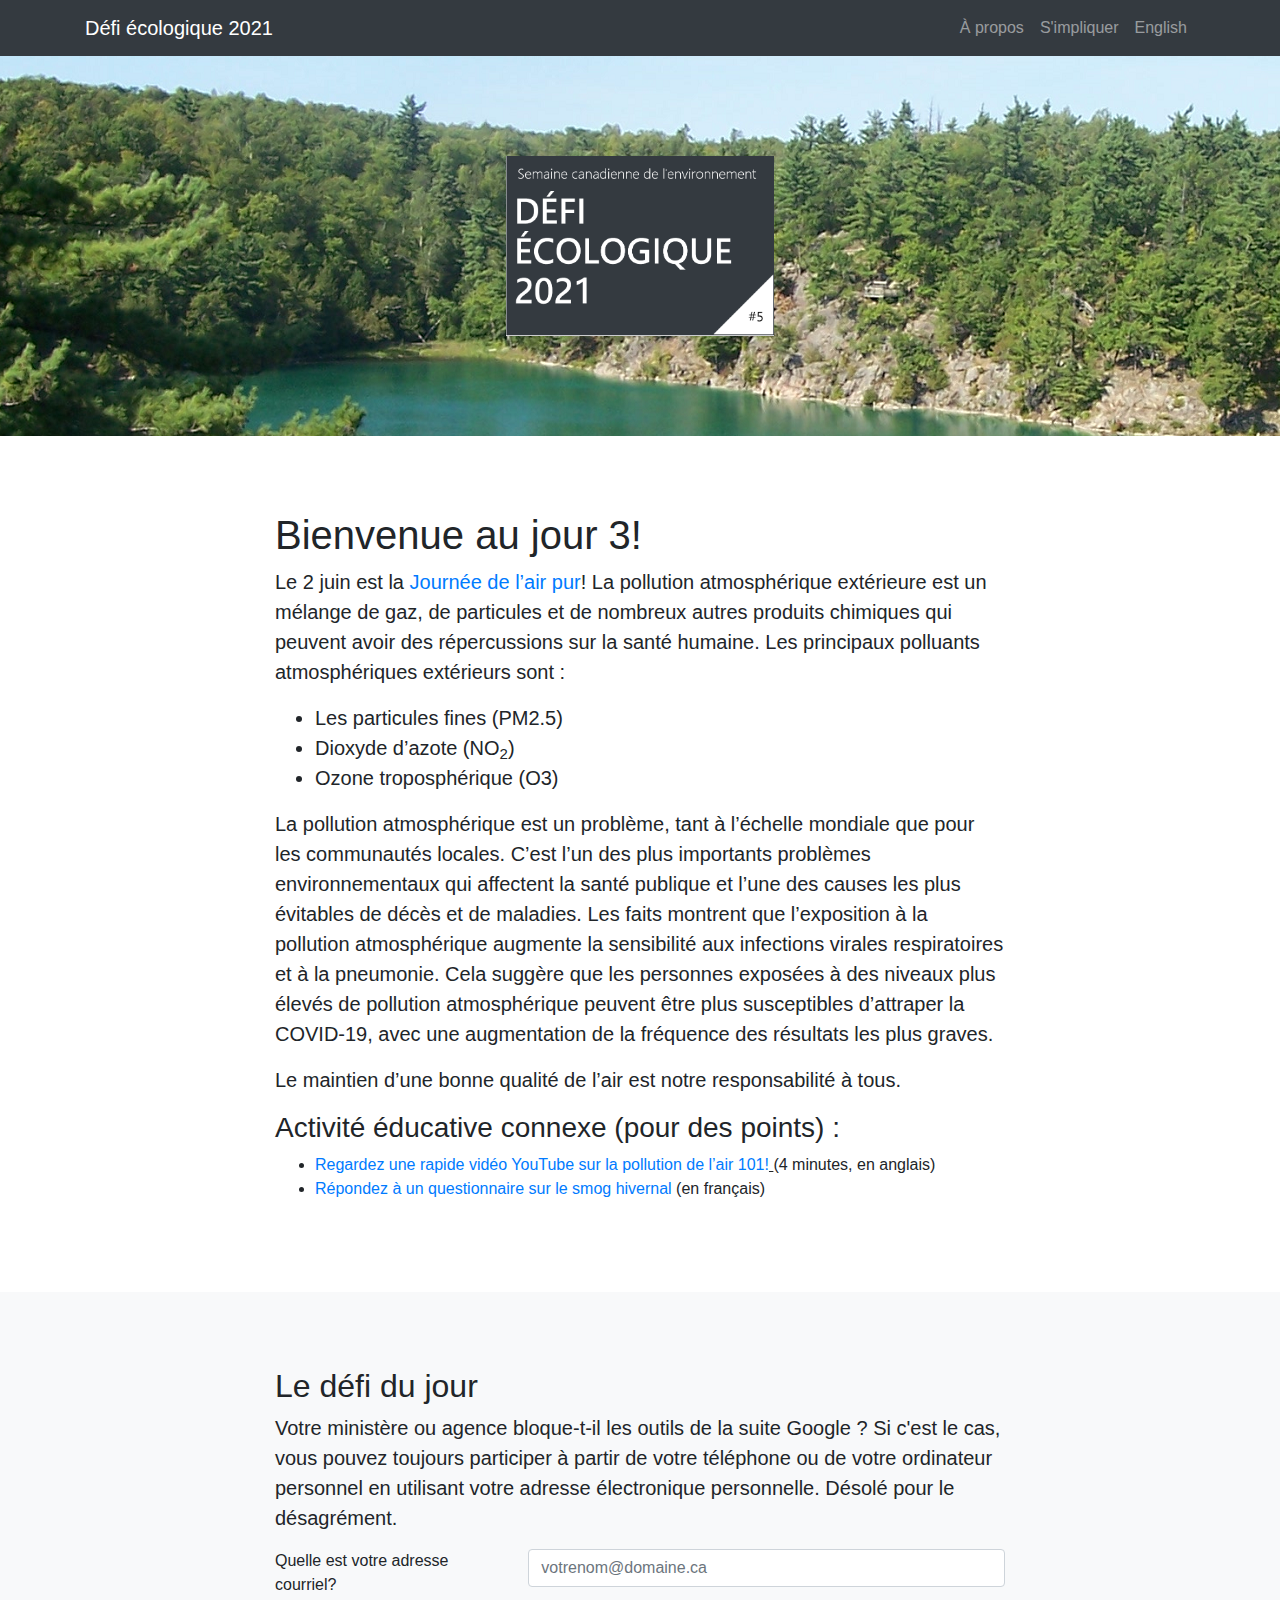
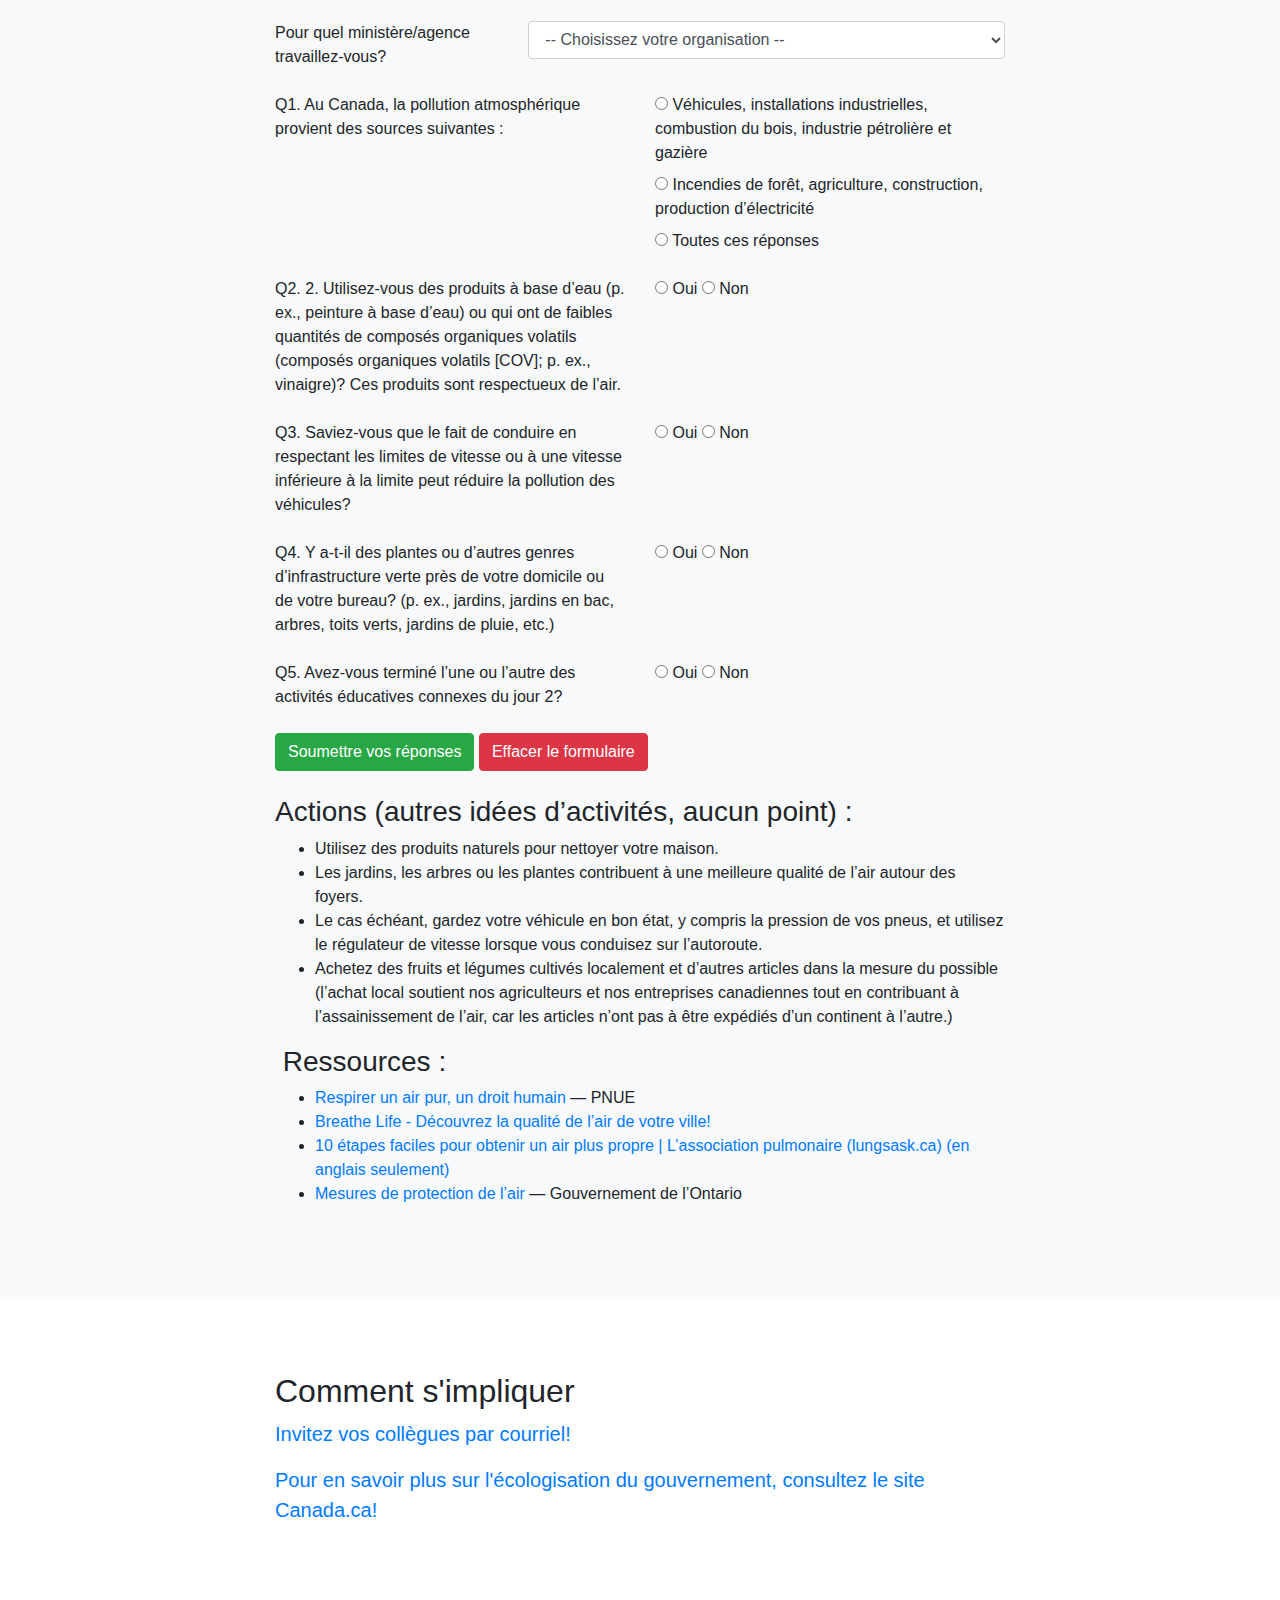
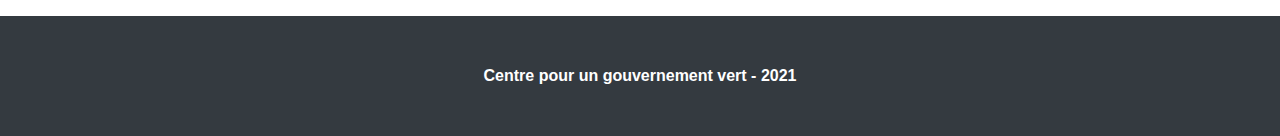
<file: jour3.html>
<!DOCTYPE html>
<html lang="fr">
   <head>
      <meta charset="utf-8">
      <meta name="viewport" content="width=device-width, initial-scale=1, shrink-to-fit=no">
      <meta name="description" content="">
      <meta name="author" content="">
      <title>Semaine canadienne de l'environnement 2021 - Défi écologique</title>
      <!-- Bootstrap core CSS -->
      <link href="vendor/bootstrap/css/bootstrap.min.css" rel="stylesheet">
      <!-- Custom styles for this template -->
      <link href="css/scrolling-nav.css" rel="stylesheet">
      <script></script>
   </head>
   <body id="page-top">
      <!-- Navigation -->
      <nav class="navbar navbar-expand-lg navbar-dark bg-dark fixed-top" id="mainNav">
         <div class="container">
            <a class="navbar-brand js-scroll-trigger" href="#page-top">Défi écologique 2021</a>
            <button class="navbar-toggler" type="button" data-toggle="collapse" data-target="#navbarResponsive" aria-controls="navbarResponsive" aria-expanded="false" aria-label="Toggle navigation">
            <span class="navbar-toggler-icon"></span>
            </button>
            <div class="collapse navbar-collapse" id="navbarResponsive">
               <ul class="navbar-nav ml-auto">
                  <li class="nav-item">
                     <a class="nav-link js-scroll-trigger" href="#intro">À propos</a>
                  </li>
                  <li class="nav-item">
                     <a class="nav-link js-scroll-trigger" href="#greening">S'impliquer</a>
                  </li>
                  <li class="nav-item">
                     <a class="nav-link js-scroll-trigger" href="day3.html">English</a>
                  </li>
               </ul>
            </div>
         </div>
      </nav>
      <header class="bg-primary text-white">
         <div class="container text-center">
            <img src="Semaine canadienne de l'environnement.png" style="height:180px;" alt="Semaine canadienne de l'environnement 2021 - Défi écologique" />
         </div>
      </header>
      <section id="intro">
         <div class="container">
            <div class="row">
               <div class="col-lg-8 mx-auto">
                  <h1>Bienvenue au jour 3!</h1>
                  <p class="lead">Le 2&nbsp;juin est la <a href="https://www.canada.ca/fr/environnement-changement-climatique/campagnes/semaine-canadienne-environnement/journee-air-pur.html">Journ&eacute;e de l&rsquo;air pur</a>! La <strong>pollution atmosph&eacute;rique</strong> ext&eacute;rieure est un m&eacute;lange de gaz, de particules et de nombreux autres produits chimiques qui peuvent avoir des r&eacute;percussions sur la sant&eacute; humaine. Les principaux polluants atmosph&eacute;riques ext&eacute;rieurs sont&nbsp;:</p>
                  <ul>
                     <li class="lead">Les particules fines (<strong>PM2.5</strong>)</li>
                     <li class="lead">Dioxyde d&rsquo;azote (<strong>NO<sub>2</sub></strong>)</li>
                     <li class="lead">Ozone troposph&eacute;rique (O3)</li>
                  </ul>
                  <p class="lead">La pollution atmosph&eacute;rique est un probl&egrave;me, tant &agrave; l&rsquo;&eacute;chelle mondiale que pour les communaut&eacute;s locales. C&rsquo;est l&rsquo;un des plus importants probl&egrave;mes environnementaux qui affectent la sant&eacute; publique et l&rsquo;une des causes les plus &eacute;vitables de d&eacute;c&egrave;s et de maladies. Les faits montrent que l&rsquo;exposition &agrave; la pollution atmosph&eacute;rique augmente la sensibilit&eacute; aux infections virales respiratoires et &agrave; la pneumonie. Cela sugg&egrave;re que les personnes expos&eacute;es &agrave; des niveaux plus &eacute;lev&eacute;s de pollution atmosph&eacute;rique peuvent &ecirc;tre plus susceptibles d&rsquo;attraper la COVID-19, avec une augmentation de la fr&eacute;quence des r&eacute;sultats les plus graves.</p>
                  <p class="lead">Le maintien d&rsquo;une bonne qualit&eacute; de l&rsquo;air est notre responsabilit&eacute; &agrave; tous.</p>
                  <h3>Activité éducative connexe (pour des points) : </h3>
                  <ul>
                     <li><a href="https://www.youtube.com/watch?v=e6rglsLy1Ys">Regardez une rapide vid&eacute;o YouTube sur la pollution de l&rsquo;air&nbsp;101!</a><u> </u>(4&nbsp;minutes, en anglais)</li>
                     <li><a href="http://www.environnement.gouv.qc.ca/jeunesse/jeux/questionnaires/Jeu_2/jeu.asp">R&eacute;pondez &agrave; un questionnaire sur le smog hivernal</a> (en fran&ccedil;ais)</li>
                  </ul>
               </div>
            </div>
         </div>
      </section>
      <section id="services" class="bg-light">
         <div class="container">
            <div class="row">
               <div class="col-lg-8 mx-auto">
                  <h2>Le défi du jour</h2>
                  <p class="lead">
                     Votre ministère ou agence bloque-t-il les outils de la suite Google ? Si c'est le cas, vous pouvez toujours participer à partir de votre téléphone ou de votre ordinateur personnel en utilisant votre adresse électronique personnelle. Désolé pour le désagrément.
                  </p>
                  <iframe name="hidden_iframe" id="hidden_iframe" style="display:none;" onload="if(submitted)  {window.location='/thanks.html';}"></iframe>
                  <form action="https://docs.google.com/forms/u/0/d/e/1FAIpQLSd4L_SvwEOutY2BOEDeJIa-43iyzG3TsyJO0BYx-ybelJEhHg/formResponse" target="top" method="POST" id="mG61Hd">
                  <fieldset>
                  <!-- Form -->
                  <input type="hidden" id="ID" name="ID">
                  <div class="form-group row">
                     <label class="col-md-4 control-label" for="entry.1030287283">Quelle est votre adresse courriel?</label>
                     <div class="col-md-8">
                        <input id="email" style="width: 100%;" name="entry.1030287283" type="text" placeholder="votrenom@domaine.ca" class="form-control input-md">
                     </div>
                  </div>
                  <div class="form-group row">
                     <label class="col-md-4 control-label" for="entry.1202150608">Pour quel ministère/agence travaillez-vous?</label>
                     <div class="col-md-8">
                        <select id="org" name="entry.1202150608" class="form-control">
                           <option disabled selected> -- Choisissez votre organisation -- </option>
                           <option value="CATSA">Administration canadienne de la sûreté du transport aérien</option>
                           <option value="APA">Administration de pilotage de l'Atlantique Canada</option>
                           <option value="GLPA">Administration de pilotage des Grands Lacs Canada</option>
                           <option value="LPA">Administration de pilotage des Laurentides Canada</option>
                           <option value="PPA">Administration de pilotage du Pacifique Canada</option>
                           <option value="INAC">Affaires autochtones et du Nord Canada</option>
                           <option value="IGA">Affaires intergouvernementales</option>
                           <option value="GAC">Affaires mondiales Canada</option>
                           <option value="CanNor">Agence canadienne de développement économique du Nord</option>
                           <option value="IAAC">Agence canadienne d'évaluation de l'impact</option>
                           <option value="CFIA">Agence canadienne d'inspection des aliments</option>
                           <option value="CPMA">Agence canadienne du pari mutuel</option>
                           <option value="FCAC">Agence de la consommation en matière financière du Canada</option>
                           <option value="PHAC">Agence de la santé publique du Canada</option>
                           <option value="ACOA">Agence de promotion économique du Canada atlantique</option>
                           <option value="CBSA">Agence des services frontaliers du Canada</option>
                           <option value="NPA">Agence du pipeline du Nord Canada</option>
                           <option value="CRA">Agence du revenu du Canada</option>
                           <option value="FedDev Ontario">Agence fédérale de développement économique pour le Sud de l'Ontario</option>
                           <option value="NSIRA">Agence nationale de surveillance de la sécurité et du renseignement</option>
                           <option value="CSA">Agence spatiale canadienne</option>
                           <option value="AAFC">Agriculture et Agroalimentaire Canada</option>
                           <option value="VAC">Anciens Combattants Canada</option>
                           <option value="CA">Armée canadienne</option>
                           <option value="WDBA">Autorité du pont Windsor-Detroit</option>
                           <option value="RCAF">Aviation royale du Canada</option>
                           <option value="CIB">Banque canadienne d'infrastructure</option>
                           <option value="BDC">Banque de développement du Canada</option>
                           <option value="BANK">Banque du Canada</option>
                           <option value="LAC">Bibliothèque et Archives Canada</option>
                           <option value="COBU">Bureau de la concurrence Canada</option>
                           <option value="TSB">Bureau de la sécurité des transports du Canada</option>
                           <option value="TRANS">Bureau de la traduction</option>
                           <option value="PCO">Bureau du Conseil privé</option>
                           <option value="OCMJ">Bureau du juge militaire en chef</option>
                           <option value="CBC">CBC/Radio-Canada</option>
                           <option value="CCOHS">Centre canadien d'hygiène et de sécurité au travail</option>
                           <option value="FINTRAC">Centre d'analyse des opérations et déclarations financières du Canada</option>
                           <option value="IDRC">Centre de recherche pour le développement international</option>
                           <option value="CRC">Centre de recherche sur les communications Canada</option>
                           <option value="CSEC">Centre de sécurité des télécommunications Canada</option>
                           <option value="CAFC">Centre des armes à feu Canada</option>
                           <option value="NAC">Centre national des Arts</option>
                           <option value="CRC">Chaires de recherche du Canada</option>
                           <option value="CPC">Collège canadien de police</option>
                           <option value="RMCC">Collège militaire royal du Canada</option>
                           <option value="IRPDA">Comité d'examen indépendant des acquisitions de défense</option>
                           <option value="ERC">Comité externe d'examen de la Gendarmerie royale du Canada</option>
                           <option value="MGERC">Comité externe d'examen des griefs militaires</option>
                           <option value="CANSOFCOM">Commandement des forces d'opérations spéciales canadiennes</option>
                           <option value="OPC">Commissaire à la protection de la vie privée du Canada (Bureau du)</option>
                           <option value="OIC">Commissaire à l'information (Bureau du)</option>
                           <option value="PSIC">Commissaire à l'intégrité du secteur public du Canada (Bureau du)</option>
                           <option value="OCL">Commissaire au lobbying du Canada (Bureau du)</option>
                           <option value="Intel">Commissaire au renseignement (Bureau du)</option>
                           <option value="FJA">Commissaire aux affaires judiciaires fédérales Canada (Bureau du)</option>
                           <option value="CIEC">Commissaire aux conflits d'intérêts et à l'éthique (Bureau du)</option>
                           <option value="OCOL">Commissaire aux langues officielles (Bureau du)</option>
                           <option value="CNSC">Commission canadienne de sûreté nucléaire</option>
                           <option value="CHRC">Commission canadienne des droits de la personne</option>
                           <option value="CGC">Commission canadienne des grains</option>
                           <option value="CCPERB">Commission canadienne d'examen des exportations de biens culturels</option>
                           <option value="CDC">Commission canadienne du lait</option>
                           <option value="CRCC">Commission civile d'examen et d'instruction des plaintes concernant la GRC</option>
                           <option value="NCC">Commission de la capitale nationale</option>
                           <option value="PSC">Commission de la fonction publique du Canada</option>
                           <option value="CEIC">Commission de l'assurance-emploi du Canada</option>
                           <option value="IRB">Commission de l'immigration et du statut de réfugié du Canada</option>
                           <option value="CART">Commission de révision agricole du Canada</option>
                           <option value="NBC">Commission des champs de bataille nationaux</option>
                           <option value="PBC">Commission des libérations conditionnelles du Canada</option>
                           <option value="HSMBC">Commission des lieux et monuments historiques du Canada</option>
                           <option value="PSLREB">Commission des relations de travail et de l'emploi du service public</option>
                           <option value="MPCC">Commission d'examen des plaintes concernant la police militaire du Canada</option>
                           <option value="JCBC">Commission d'indemnisation des juges</option>
                           <option value="CB">Commission du droit d'auteur Canada</option>
                           <option value="POLAR">Connaissance polaire Canada</option>
                           <option value="CJC">Conseil canadien de la magistrature</option>
                           <option value="SCC-CCN">Conseil canadien des normes</option>
                           <option value="CIRB">Conseil canadien des relations industrielles</option>
                           <option value="CRTC">Conseil de la radiodiffusion et des télécommunications canadiennes</option>
                           <option value="SSHRC">Conseil de recherches en sciences humaines du Canada</option>
                           <option value="CCA">Conseil des Arts du Canada</option>
                           <option value="FPCC">Conseil des produits agricoles du Canada</option>
                           <option value="PMPRB">Conseil d'examen du prix des médicaments brevetés Canada</option>
                           <option value="NRC">Conseil national de recherches Canada</option>
                           <option value="NSC">Conseil national des aînés</option>
                           <option value="DCC">Construction de Défense Canada</option>
                           <option value="CORCAN">CORCAN</option>
                           <option value="CCC">Corporation commerciale canadienne</option>
                           <option value="CDEV">Corporation de développement des investissements du Canada</option>
                           <option value="TCC">Cour canadienne de l'impôt</option>
                           <option value="CMAC">Cour d'appel de la cour martiale du Canada</option>
                           <option value="FCA">Cour d'appel fédérale</option>
                           <option value="FC">Cour fédérale du Canada</option>
                           <option value="SCC">Cour suprême du Canada</option>
                           <option value="CIRNAC">Crown-Indigenous Relations et Affaires du Nord Canada</option>
                           <option value="DND">Défense nationale</option>
                           <option value="DC">Destination Canada</option>
                           <option value="CED">Développement économique Canada pour les régions du Québec</option>
                           <option value="WD">Diversification de l'économie de l'Ouest Canada</option>
                           <option value="CSPS">École de la fonction publique du Canada</option>
                           <option value="Elections">Élections Canada</option>
                           <option value="ESDC">Emploi et développement social Canada</option>
                           <option value="AECL">Énergie atomique du Canada limitée</option>
                           <option value="OCI">Enquêteur correctionnel Canada</option>
                           <option value="ECCC">Environnement et changement climatique Canada</option>
                           <option value="EDC">Exportation et développement Canada</option>
                           <option value="WAGE">Femmes et égalité des sexes Canada</option>
                           <option value="FCC">Financement agricole Canada</option>
                           <option value="FIN">Finances Canada (Ministère des)</option>
                           <option value="CRRF">Fondation canadienne des relations raciales</option>
                           <option value="CCG">Garde côtière canadienne</option>
                           <option value="RCMP">Gendarmerie royale du Canada</option>
                           <option value="OSGG">Gouverneur général du Canada</option>
                           <option value="SCT">Greffe du Tribunal des revendications particulières du Canada</option>
                           <option value="IRCC">Immigration, réfugiés et citoyenneté Canada</option>
                           <option value="INFC">Infrastructure Canada</option>
                           <option value="ISED">Innovation, science et développement économique Canada</option>
                           <option value="CCI">Institut canadien de conservation</option>
                           <option value="Dem">Institutions démocratiques</option>
                           <option value="CIHR">Instituts de recherche en santé du Canada</option>
                           <option value="YOUTH">Jeunesse</option>
                           <option value="JUS">Justice Canada (Ministère de la)</option>
                           <option value="JCCBI">Les ponts Jacques Cartier et Champlain</option>
                           <option value="MarineAtlantic">Marine Atlantique</option>
                           <option value="RCN">Marine royale canadienne</option>
                           <option value="OTO">Médiateur des contribuables (Bureau du)</option>
                           <option value="OFOVC">Médiateur fédéral pour les victimes de la criminalité (Bureau du)</option>
                           <option value="MC">Mesures Canada</option>
                           <option value="Mint">Monnaie royale canadienne</option>
                           <option value="WarM">Musée canadien de la guerre</option>
                           <option value="CMN">Musée canadien de la nature</option>
                           <option value="CMH">Musée canadien de l'histoire</option>
                           <option value="CMIP">Musée canadien de l'immigration au Pier 21</option>
                           <option value="CMHR">Musée canadien des droits de l'homme</option>
                           <option value="BANKM">Musée de la Banque du Canada</option>
                           <option value="AGRIFOOD">Musée de l'agriculture et de l'alimentation du Canada</option>
                           <option value="AVSPACE">Musée de l'aviation et de l'espace du Canada</option>
                           <option value="NGC">Musée des beaux-arts du Canada</option>
                           <option value="SCITECH">Musée des sciences et de la technologie du Canada</option>
                           <option value="VMC">Musée virtuel du Canada</option>
                           <option value="ASC">Normes d'accessibilité Canada</option>
                           <option value="FFMC">Office de commercialisation du poisson d'eau douce</option>
                           <option value="CIPO">Office de la propriété intellectuelle du Canada</option>
                           <option value="ITO">Office des technologies industrielles</option>
                           <option value="CTA">Office des transports du Canada</option>
                           <option value="PSP Investments">Office d'investissement des pensions du secteur public</option>
                           <option value="CPPIB">Office d'investissement du régime de pensions du Canada</option>
                           <option value="NFB">Office national du film</option>
                           <option value="OMBUD">Ombudsman de la Défense nationale et des Forces armées canadiennes</option>
                           <option value="VETOMBUD">Ombudsman des anciens combattants (Bureau de l')</option>
                           <option value="OPO">Ombudsman des marchés publics (Bureau de l')</option>
                           <option value="PC">Parcs Canada</option>
                           <option value="PARL">Parlement du Canada</option>
                           <option value="PCH">Patrimoine canadien</option>
                           <option value="DFO">Pêches et Océans Canada</option>
                           <option value="IndOil">Pétrole et gaz des Indiens du Canada</option>
                           <option value="BWB">Pont Blue Water Canada</option>
                           <option value="CPC">Postes Canada</option>
                           <option value="PMO">Premier ministre du Canada</option>
                           <option value="LABOUR">Programme du travail</option>
                           <option value="NSERC">Recherche en sciences naturelles et en génie Canada</option>
                           <option value="DRDC">Recherche et développement pour la défense Canada</option>
                           <option value="CER">Régulateur de l'énergie au Canada</option>
                           <option value="CHIN">Réseau canadien d'information sur le patrimoine</option>
                           <option value="NRCan">Ressources naturelles Canada</option>
                           <option value="EPRC">Revue de la protection de l'environnement Canada</option>
                           <option value="RIDLEY">Ridley Terminals Inc.</option>
                           <option value="HC">Santé Canada</option>
                           <option value="CICS">Secrétariat de la Conférence intergouvernementale canadienne</option>
                           <option value="NSICOP">Secrétariat du Comité national de sécurité et de renseignement des parlementaires</option>
                           <option value="TBS">Secrétariat du Conseil du Trésor du Canada</option>
                           <option value="PS">Sécurité publique Canada</option>
                           <option value="ServCan">Service Canada</option>
                           <option value="CSIS">Service canadien du renseignement de sécurité</option>
                           <option value="CSC">Service correctionnel du Canada</option>
                           <option value="CAS">Service de l'administration des tribunaux</option>
                           <option value="ATSSC">Service de soutien aux tribunaux administratifs du Canada</option>
                           <option value="TCS">Service des délégués commerciaux du Canada</option>
                           <option value="PPSC">Service des poursuites pénales du Canada</option>
                           <option value="ISC">Services autochtones Canada</option>
                           <option value="SSC">Services partagés Canada</option>
                           <option value="PSPC">Services publics et marchés publics Canada</option>
                           <option value="CMHC">Société canadienne d'hypothèques et de logement</option>
                           <option value="CDIC">Société d'assurance-dépôts du Canada</option>
                           <option value="FBCL">Société des ponts fédéraux</option>
                           <option value="CLC">Société immobilière du Canada limitée</option>
                           <option value="StatCan">Statistique Canada</option>
                           <option value="OSB">Surintendant des faillites Canada (Bureau du)</option>
                           <option value="OSFI">Surintendant des institutions financières Canada (Bureau du)</option>
                           <option value="TELEFILM">Téléfilm Canada</option>
                           <option value="TC">Transports Canada</option>
                           <option value="CITT">Tribunal canadien du commerce extérieur</option>
                           <option value="TATC">Tribunal d'appel des transports du Canada</option>
                           <option value="COMPETITION">Tribunal de la concurrence</option>
                           <option value="PSDPTC">Tribunal de la protection des fonctionnaires divulgateurs d'actes répréhensibles Canada</option>
                           <option value="OHSTC">Tribunal de la santé et de la sécurité au travail Canada</option>
                           <option value="SST">Tribunal de la sécurité sociale du Canada</option>
                           <option value="VRAB">Tribunal des anciens combattants (révision et appel)</option>
                           <option value="HRTC">Tribunal des droits de l'homme du Canada</option>
                           <option value="OAG">Vérificateur général du Canada (Bureau du)</option>
                           <option value="VIA Rail">VIA Rail Canada</option>
                        </select>
                     </div>
                  </div>
                  <div class="form-group row">
                     <label class="col-md-6 control-label" for="entry.1297867789">Q1. Au Canada, la pollution atmosphérique provient des sources suivantes : </label>
                     <div class="col-md-6">
                        <label class="radio-inline" for="entry.1297867789-0">
                        <input type="radio" name="entry.1297867789" id="q1-0" value="0">
                        Véhicules, installations industrielles, combustion du bois, industrie pétrolière et gazière
                        </label>
                        <label class="radio-inline" for="entry.1297867789-1">
                        <input type="radio" name="entry.1297867789" id="q1-1" value="0">
                        Incendies de forêt, agriculture, construction, production d’électricité
                        </label>
                        <label class="radio-inline" for="entry.1297867789-2">
                        <input type="radio" name="entry.1297867789" id="q1-2" value="25">
                        Toutes ces réponses
                        </label>
                     </div>
                  </div>
                  <div class="form-group row">
                     <label class="col-md-6 control-label" for="entry.1328831846">Q2. 2.	Utilisez-vous des produits à base d’eau (p. ex., peinture à base d’eau) ou qui ont de faibles quantités de composés organiques volatils (composés organiques volatils [COV]; p. ex., vinaigre)? Ces produits sont respectueux de l’air.</label>
                     <div class="col-md-6">
                        <label class="radio-inline" for="entry.1328831846-0">
                        <input type="radio" name="entry.1328831846" id="q2-0" value="25">
                        Oui
                        </label>
                        <label class="radio-inline" for="entry.1328831846-1">
                        <input type="radio" name="entry.1328831846" id="q2-1" value="0">
                        Non
                        </label>
                     </div>
                  </div>
                  <div class="form-group row">
                     <label class="col-md-6 control-label" for="entry.1760173814">Q3.  Saviez-vous que le fait de conduire en respectant les limites de vitesse ou à une vitesse inférieure à la limite peut réduire la pollution des véhicules?</label>
                     <div class="col-md-6">
                        <label class="radio-inline" for="entry.1760173814-0">
                        <input type="radio" name="entry.1760173814" id="q3-0" value="25">
                        Oui
                        </label>
                        <label class="radio-inline" for="entry.1760173814-1">
                        <input type="radio" name="entry.1760173814" id="q3-1" value="0">
                        Non
                        </label>
                     </div>
                  </div>
                  <div class="form-group row">
                     <label class="col-md-6 control-label" for="entry.625789657">Q4.	Y a-t-il des plantes ou d’autres genres d’infrastructure verte près de votre domicile ou de votre bureau? (p. ex., jardins, jardins en bac, arbres, toits verts, jardins de pluie, etc.)</label>
                     <div class="col-md-6">
                        <label class="radio-inline" for="entry.625789657-0">
                        <input type="radio" name="entry.625789657" id="q4-0" value="25">
                        Oui
                        </label>
                        <label class="radio-inline" for="entry.625789657-1">
                        <input type="radio" name="entry.625789657" id="q4-1" value="0">
                        Non
                        </label>
                     </div>
                  </div>
                  <div class="form-group row">
                     <label class="col-md-6 control-label" for="entry.1697933302">Q5. Avez-vous terminé l’une ou l’autre des activités éducatives connexes du jour 2?</label>
                     <div class="col-md-6">
                        <label class="radio-inline" for="entry.1697933302-0">
                        <input type="radio" name="entry.1697933302" id="q5-0" value="25">
                        Oui
                        </label>
                        <label class="radio-inline" for="entry.1697933302-1">
                        <input type="radio" name="entry.1697933302" id="q5-1" value="0">
                        Non
                        </label>
                     </div>
                  </div>
                  <button class="btn btn-md btn-success mrgn-tp-md" type="submit" id="submit-form">Soumettre vos réponses</button>
                  <button class="btn btn-md btn-danger mrgn-tp-md" type="reset" value="Reset">Effacer le formulaire</button>
                  <div id="myDIV"></div>
                  <br />
                  <h3>Actions (autres id&eacute;es d&rsquo;activit&eacute;s, aucun point)&nbsp;:</h3>
                  <ul>
                     <li>Utilisez des produits naturels pour nettoyer votre maison.</li>
                     <li>Les jardins, les arbres ou les plantes contribuent &agrave; une meilleure qualit&eacute; de l&rsquo;air autour des foyers.</li>
                     <li>Le cas &eacute;ch&eacute;ant, gardez votre v&eacute;hicule en bon &eacute;tat, y compris la pression de vos pneus, et utilisez le r&eacute;gulateur de vitesse lorsque vous conduisez sur l&rsquo;autoroute.&nbsp;</li>
                     <li>Achetez des fruits et l&eacute;gumes cultiv&eacute;s localement et d&rsquo;autres articles dans la mesure du possible (l&rsquo;achat local soutient nos agriculteurs et nos entreprises canadiennes tout en contribuant &agrave; l&rsquo;assainissement de l&rsquo;air, car les articles n&rsquo;ont pas &agrave; &ecirc;tre exp&eacute;di&eacute;s d&rsquo;un continent &agrave; l&rsquo;autre.)&nbsp;</li>
                  </ul>
                  <h3>&nbsp;Ressources&nbsp;:</h3>
                  <ul>
                     <li><a href="https://www.unenvironment.org/fr/actualites-et-recits/recit/respirer-un-air-pur-un-droit-humain" aria-invalid="true">Respirer un air pur, un droit humain</a>&nbsp;&mdash; PNUE</li>
                     <li><a href="https://breathelife2030.org/fr/">Breathe Life - D&eacute;couvrez la qualit&eacute; de l&rsquo;air de votre ville!</a><u> </u></li>
                     <li><a href="https://www.lungsask.ca/lung-health/air-quality/10-easy-steps-cleaner-air">10&nbsp;&eacute;tapes faciles pour obtenir un air plus propre | L&rsquo;association pulmonaire (lungsask.ca) (en anglais seulement)</a></li>
                     <li><a href="http://www.airqualityontario.com/science/spareair.php" aria-invalid="true">Mesures de protection de l&rsquo;air</a> &mdash; Gouvernement de l&rsquo;Ontario</li>
                  </ul>
               </div>
            </div>
         </div>
      </section>
      <section id="greening">
         <div class="container">
            <div class="row">
               <div class="col-lg-8 mx-auto">
                  <h2>Comment s'impliquer</h2>
                  <p class="lead">
                     <a href="mailto:?subject=Défi écologique 2021 - Édition télétravail / Green Challenge 2021 - Telework Edition &Body=Bonjour, joins-toi à moi et participe au Défi écologique 2021. Inscris-toi au https://cew-sce.github.io/2021/fr.html. /  Hi, please join me and register to the Green Challenge 2021. Registration info is available at https://cew-sce.github.io/2021/.">Invitez vos collègues par courriel!</a>
                  </p>
                  <p class="lead">
                     <a href="https://www.canada.ca/fr/secretariat-conseil-tresor/services/innovation/ecologiser-gouvernement.html">Pour en savoir plus sur l'écologisation du gouvernement, consultez le site Canada.ca!</a>
                  </p>
               </div>
            </div>
         </div>
      </section>
      <!-- Footer -->
      <footer class="py-5 bg-dark">
         <div class="container">
            <p class="m-0 text-center text-white">Centre pour un gouvernement vert - 2021</p>
         </div>
         <!-- /.container -->
      </footer>
      <!-- Bootstrap core JavaScript -->
      <script src="vendor/jquery/jquery.min.js"></script>
      <script src="vendor/bootstrap/js/bootstrap.bundle.min.js"></script>
      <!-- Plugin JavaScript -->
      <script src="vendor/jquery-easing/jquery.easing.min.js"></script>
      <!-- Custom JavaScript for this theme -->
      <script src="js/scrolling-nav.js"></script>
      <script>
         function myFunction() {
           var x = document.getElementById("myDIV");
           if (x.innerHTML === "") {
             x.innerHTML = "<b>Nous avons reçu votre inscription. À bientôt!</b>";
           } else {
             x.innerHTML = "";
           }
         }
      </script>
   </body>
</html>
</file>
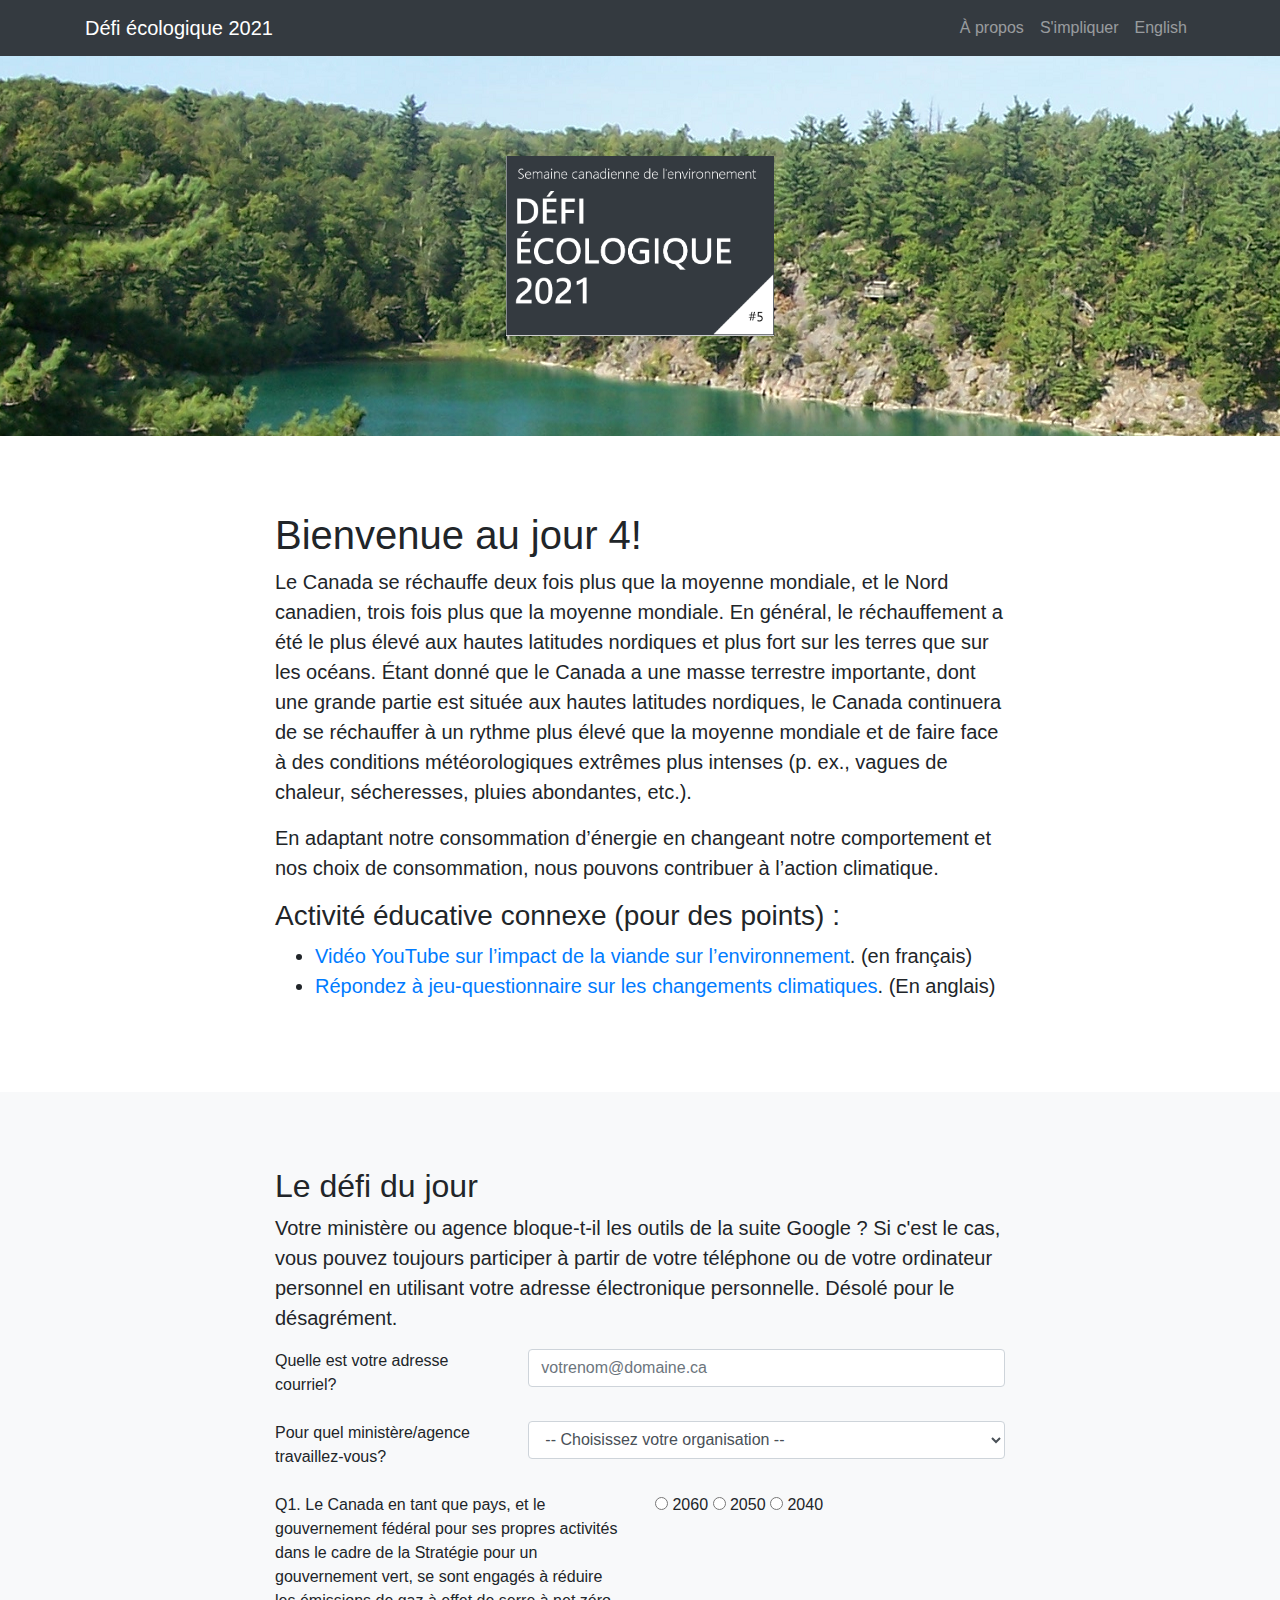
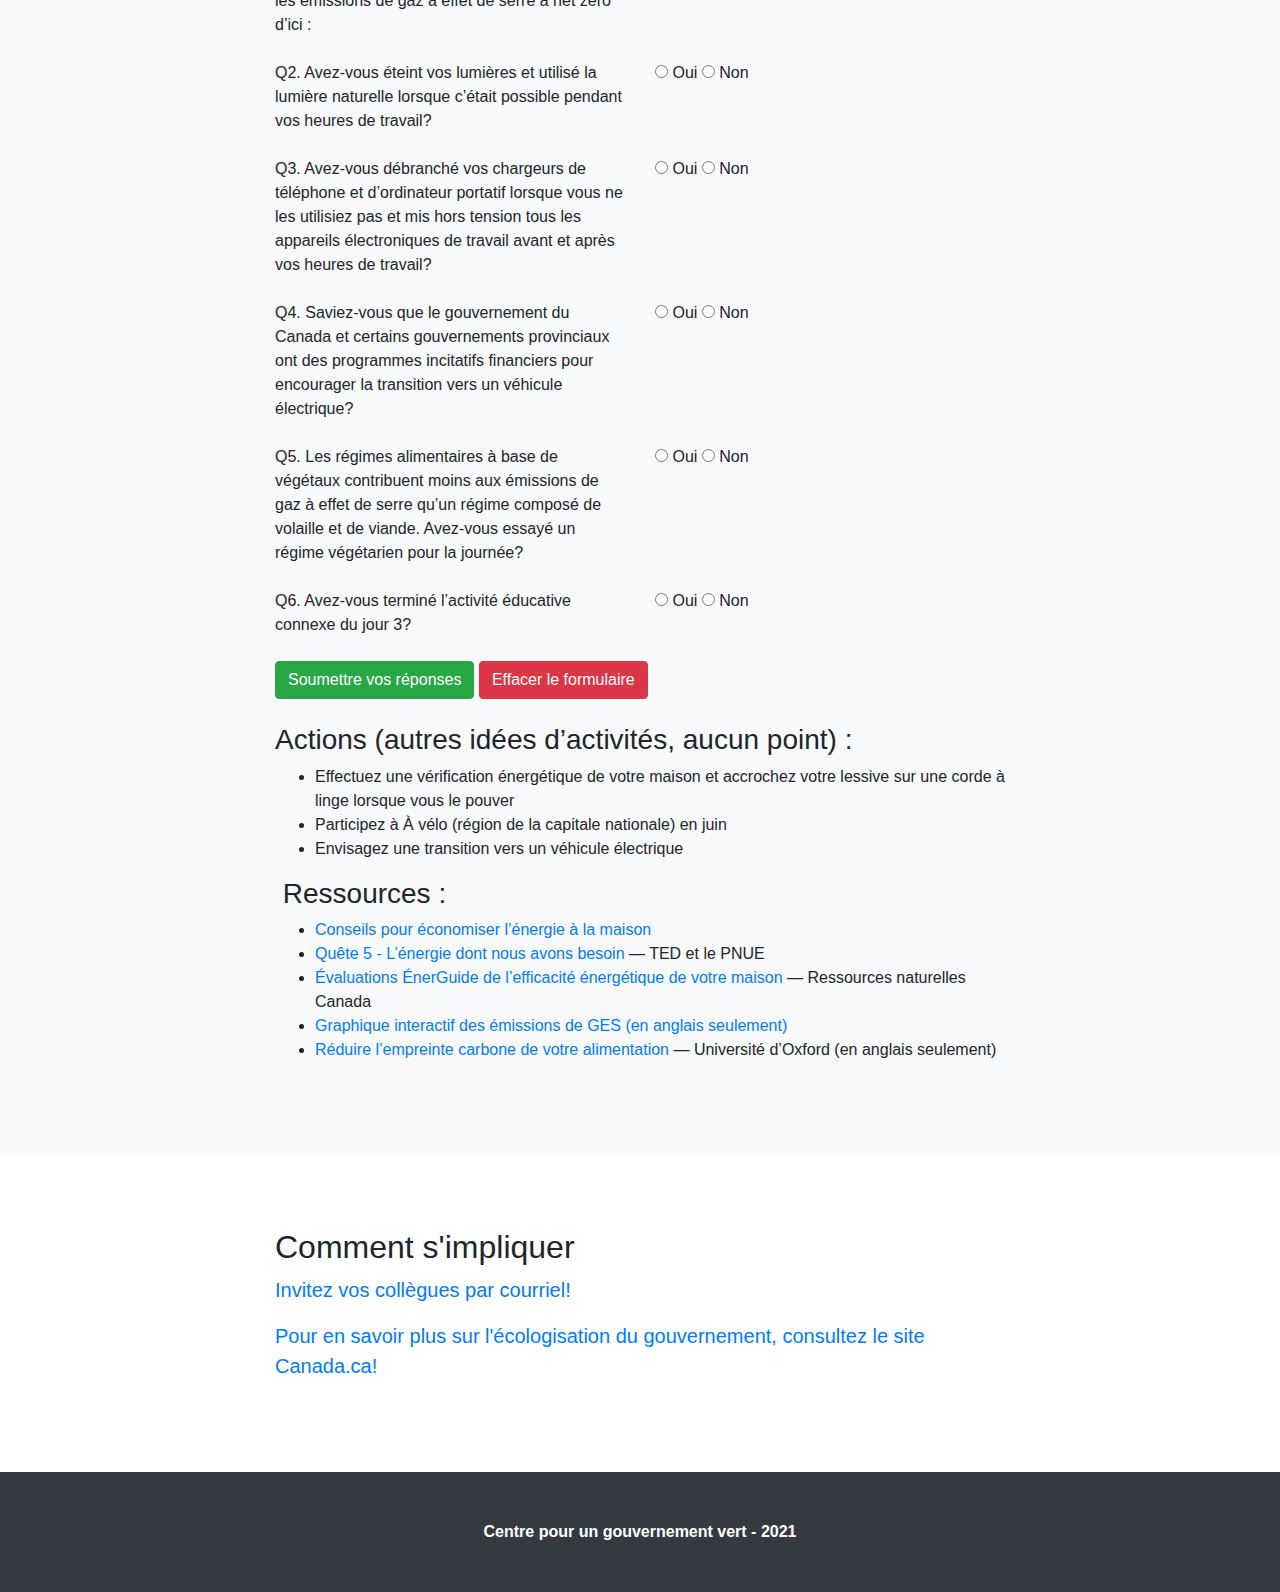
<file: jour4.html>
<!DOCTYPE html>
<html lang="fr">
   <head>
      <meta charset="utf-8">
      <meta name="viewport" content="width=device-width, initial-scale=1, shrink-to-fit=no">
      <meta name="description" content="">
      <meta name="author" content="">
      <title>Semaine canadienne de l'environnement 2021 - Défi écologique - Jour 4</title>
      <!-- Bootstrap core CSS -->
      <link href="vendor/bootstrap/css/bootstrap.min.css" rel="stylesheet">
      <!-- Custom styles for this template -->
      <link href="css/scrolling-nav.css" rel="stylesheet">
      <script></script>
   </head>
   <body id="page-top">
      <!-- Navigation -->
      <nav class="navbar navbar-expand-lg navbar-dark bg-dark fixed-top" id="mainNav">
         <div class="container">
            <a class="navbar-brand js-scroll-trigger" href="#page-top">Défi écologique 2021</a>
            <button class="navbar-toggler" type="button" data-toggle="collapse" data-target="#navbarResponsive" aria-controls="navbarResponsive" aria-expanded="false" aria-label="Toggle navigation">
            <span class="navbar-toggler-icon"></span>
            </button>
            <div class="collapse navbar-collapse" id="navbarResponsive">
               <ul class="navbar-nav ml-auto">
                  <li class="nav-item">
                     <a class="nav-link js-scroll-trigger" href="#intro">À propos</a>
                  </li>
                  <li class="nav-item">
                     <a class="nav-link js-scroll-trigger" href="#greening">S'impliquer</a>
                  </li>
                  <li class="nav-item">
                     <a class="nav-link js-scroll-trigger" href="day4.html">English</a>
                  </li>
               </ul>
            </div>
         </div>
      </nav>
      <header class="bg-primary text-white">
         <div class="container text-center">
            <img src="Semaine canadienne de l'environnement.png" style="height:180px;" alt="Semaine canadienne de l'environnement 2021 - Défi écologique" />
         </div>
      </header>
      <section id="intro">
         <div class="container">
            <div class="row">
               <div class="col-lg-8 mx-auto">
                  <h1>Bienvenue au jour 4!</h1>
                  <p class="lead">Le Canada se réchauffe deux fois plus que la moyenne mondiale, et le Nord canadien, trois fois plus que la moyenne mondiale. En général, le réchauffement a été le plus élevé aux hautes latitudes nordiques et plus fort sur les terres que sur les océans. Étant donné que le Canada a une masse terrestre importante, dont une grande partie est située aux hautes latitudes nordiques, le Canada continuera de se réchauffer à un rythme plus élevé que la moyenne mondiale et de faire face à des conditions météorologiques extrêmes plus intenses (p. ex., vagues de chaleur, sécheresses, pluies abondantes, etc.).</p>
                  <p class="lead">En adaptant notre consommation d’énergie en changeant notre comportement et nos choix de consommation, nous pouvons contribuer à l’action climatique. </p>
                  <h3>Activité éducative connexe (pour des points) :</h3>
                  <ul>
                     <li class="lead"><a href="https://www.youtube.com/watch?v=nVydgG2DFU0">Vid&eacute;o YouTube sur l&rsquo;impact de la viande sur l&rsquo;environnement</a>. (en fran&ccedil;ais)</li>
                     <li class="lead"><a href="https://www.earthday.org/the-climate-change-quiz/">R&eacute;pondez &agrave; jeu-questionnaire sur les changements climatiques</a>. (En anglais)</li>
                  </ul>
               </div>
            </div>
         </div>
      </section>
      <section id="services" class="bg-light">
         <div class="container">
            <div class="row">
               <div class="col-lg-8 mx-auto">
                  <h2>Le défi du jour</h2>
                  <p class="lead">
                     Votre ministère ou agence bloque-t-il les outils de la suite Google ? Si c'est le cas, vous pouvez toujours participer à partir de votre téléphone ou de votre ordinateur personnel en utilisant votre adresse électronique personnelle. Désolé pour le désagrément.
                  </p>
                  <iframe name="hidden_iframe" id="hidden_iframe" style="display:none;" onload="if(submitted)  {window.location='/thanks.html';}"></iframe>
                  <form action="https://docs.google.com/forms/u/0/d/e/1FAIpQLSeUU6BvCBmSuul6-zjF_CR8bpke6I47W2JDHgI1UpQ78ZyiEw/formResponse" target="top" method="POST" id="mG61Hd">
                  <fieldset>
                  <!-- Form -->
                  <input type="hidden" id="ID" name="ID">
                  <div class="form-group row">
                     <label class="col-md-4 control-label" for="entry.1107672274">Quelle est votre adresse courriel?</label>
                     <div class="col-md-8">
                        <input id="email" style="width: 100%;" name="entry.1107672274" type="text" placeholder="votrenom@domaine.ca" class="form-control input-md">
                     </div>
                  </div>
                  <div class="form-group row">
                     <label class="col-md-4 control-label" for="entry.714025002">Pour quel ministère/agence travaillez-vous?</label>
                     <div class="col-md-8">
                        <select id="org" name="entry.714025002" class="form-control">
                           <option disabled selected> -- Choisissez votre organisation -- </option>
                           <option value="CATSA">Administration canadienne de la sûreté du transport aérien</option>
                           <option value="APA">Administration de pilotage de l'Atlantique Canada</option>
                           <option value="GLPA">Administration de pilotage des Grands Lacs Canada</option>
                           <option value="LPA">Administration de pilotage des Laurentides Canada</option>
                           <option value="PPA">Administration de pilotage du Pacifique Canada</option>
                           <option value="INAC">Affaires autochtones et du Nord Canada</option>
                           <option value="IGA">Affaires intergouvernementales</option>
                           <option value="GAC">Affaires mondiales Canada</option>
                           <option value="CanNor">Agence canadienne de développement économique du Nord</option>
                           <option value="IAAC">Agence canadienne d'évaluation de l'impact</option>
                           <option value="CFIA">Agence canadienne d'inspection des aliments</option>
                           <option value="CPMA">Agence canadienne du pari mutuel</option>
                           <option value="FCAC">Agence de la consommation en matière financière du Canada</option>
                           <option value="PHAC">Agence de la santé publique du Canada</option>
                           <option value="ACOA">Agence de promotion économique du Canada atlantique</option>
                           <option value="CBSA">Agence des services frontaliers du Canada</option>
                           <option value="NPA">Agence du pipeline du Nord Canada</option>
                           <option value="CRA">Agence du revenu du Canada</option>
                           <option value="FedDev Ontario">Agence fédérale de développement économique pour le Sud de l'Ontario</option>
                           <option value="NSIRA">Agence nationale de surveillance de la sécurité et du renseignement</option>
                           <option value="CSA">Agence spatiale canadienne</option>
                           <option value="AAFC">Agriculture et Agroalimentaire Canada</option>
                           <option value="VAC">Anciens Combattants Canada</option>
                           <option value="CA">Armée canadienne</option>
                           <option value="WDBA">Autorité du pont Windsor-Detroit</option>
                           <option value="RCAF">Aviation royale du Canada</option>
                           <option value="CIB">Banque canadienne d'infrastructure</option>
                           <option value="BDC">Banque de développement du Canada</option>
                           <option value="BANK">Banque du Canada</option>
                           <option value="LAC">Bibliothèque et Archives Canada</option>
                           <option value="COBU">Bureau de la concurrence Canada</option>
                           <option value="TSB">Bureau de la sécurité des transports du Canada</option>
                           <option value="TRANS">Bureau de la traduction</option>
                           <option value="PCO">Bureau du Conseil privé</option>
                           <option value="OCMJ">Bureau du juge militaire en chef</option>
                           <option value="CBC">CBC/Radio-Canada</option>
                           <option value="CCOHS">Centre canadien d'hygiène et de sécurité au travail</option>
                           <option value="FINTRAC">Centre d'analyse des opérations et déclarations financières du Canada</option>
                           <option value="IDRC">Centre de recherche pour le développement international</option>
                           <option value="CRC">Centre de recherche sur les communications Canada</option>
                           <option value="CSEC">Centre de sécurité des télécommunications Canada</option>
                           <option value="CAFC">Centre des armes à feu Canada</option>
                           <option value="NAC">Centre national des Arts</option>
                           <option value="CRC">Chaires de recherche du Canada</option>
                           <option value="CPC">Collège canadien de police</option>
                           <option value="RMCC">Collège militaire royal du Canada</option>
                           <option value="IRPDA">Comité d'examen indépendant des acquisitions de défense</option>
                           <option value="ERC">Comité externe d'examen de la Gendarmerie royale du Canada</option>
                           <option value="MGERC">Comité externe d'examen des griefs militaires</option>
                           <option value="CANSOFCOM">Commandement des forces d'opérations spéciales canadiennes</option>
                           <option value="OPC">Commissaire à la protection de la vie privée du Canada (Bureau du)</option>
                           <option value="OIC">Commissaire à l'information (Bureau du)</option>
                           <option value="PSIC">Commissaire à l'intégrité du secteur public du Canada (Bureau du)</option>
                           <option value="OCL">Commissaire au lobbying du Canada (Bureau du)</option>
                           <option value="Intel">Commissaire au renseignement (Bureau du)</option>
                           <option value="FJA">Commissaire aux affaires judiciaires fédérales Canada (Bureau du)</option>
                           <option value="CIEC">Commissaire aux conflits d'intérêts et à l'éthique (Bureau du)</option>
                           <option value="OCOL">Commissaire aux langues officielles (Bureau du)</option>
                           <option value="CNSC">Commission canadienne de sûreté nucléaire</option>
                           <option value="CHRC">Commission canadienne des droits de la personne</option>
                           <option value="CGC">Commission canadienne des grains</option>
                           <option value="CCPERB">Commission canadienne d'examen des exportations de biens culturels</option>
                           <option value="CDC">Commission canadienne du lait</option>
                           <option value="CRCC">Commission civile d'examen et d'instruction des plaintes concernant la GRC</option>
                           <option value="NCC">Commission de la capitale nationale</option>
                           <option value="PSC">Commission de la fonction publique du Canada</option>
                           <option value="CEIC">Commission de l'assurance-emploi du Canada</option>
                           <option value="IRB">Commission de l'immigration et du statut de réfugié du Canada</option>
                           <option value="CART">Commission de révision agricole du Canada</option>
                           <option value="NBC">Commission des champs de bataille nationaux</option>
                           <option value="PBC">Commission des libérations conditionnelles du Canada</option>
                           <option value="HSMBC">Commission des lieux et monuments historiques du Canada</option>
                           <option value="PSLREB">Commission des relations de travail et de l'emploi du service public</option>
                           <option value="MPCC">Commission d'examen des plaintes concernant la police militaire du Canada</option>
                           <option value="JCBC">Commission d'indemnisation des juges</option>
                           <option value="CB">Commission du droit d'auteur Canada</option>
                           <option value="POLAR">Connaissance polaire Canada</option>
                           <option value="CJC">Conseil canadien de la magistrature</option>
                           <option value="SCC-CCN">Conseil canadien des normes</option>
                           <option value="CIRB">Conseil canadien des relations industrielles</option>
                           <option value="CRTC">Conseil de la radiodiffusion et des télécommunications canadiennes</option>
                           <option value="SSHRC">Conseil de recherches en sciences humaines du Canada</option>
                           <option value="CCA">Conseil des Arts du Canada</option>
                           <option value="FPCC">Conseil des produits agricoles du Canada</option>
                           <option value="PMPRB">Conseil d'examen du prix des médicaments brevetés Canada</option>
                           <option value="NRC">Conseil national de recherches Canada</option>
                           <option value="NSC">Conseil national des aînés</option>
                           <option value="DCC">Construction de Défense Canada</option>
                           <option value="CORCAN">CORCAN</option>
                           <option value="CCC">Corporation commerciale canadienne</option>
                           <option value="CDEV">Corporation de développement des investissements du Canada</option>
                           <option value="TCC">Cour canadienne de l'impôt</option>
                           <option value="CMAC">Cour d'appel de la cour martiale du Canada</option>
                           <option value="FCA">Cour d'appel fédérale</option>
                           <option value="FC">Cour fédérale du Canada</option>
                           <option value="SCC">Cour suprême du Canada</option>
                           <option value="CIRNAC">Crown-Indigenous Relations et Affaires du Nord Canada</option>
                           <option value="DND">Défense nationale</option>
                           <option value="DC">Destination Canada</option>
                           <option value="CED">Développement économique Canada pour les régions du Québec</option>
                           <option value="WD">Diversification de l'économie de l'Ouest Canada</option>
                           <option value="CSPS">École de la fonction publique du Canada</option>
                           <option value="Elections">Élections Canada</option>
                           <option value="ESDC">Emploi et développement social Canada</option>
                           <option value="AECL">Énergie atomique du Canada limitée</option>
                           <option value="OCI">Enquêteur correctionnel Canada</option>
                           <option value="ECCC">Environnement et changement climatique Canada</option>
                           <option value="EDC">Exportation et développement Canada</option>
                           <option value="WAGE">Femmes et égalité des sexes Canada</option>
                           <option value="FCC">Financement agricole Canada</option>
                           <option value="FIN">Finances Canada (Ministère des)</option>
                           <option value="CRRF">Fondation canadienne des relations raciales</option>
                           <option value="CCG">Garde côtière canadienne</option>
                           <option value="RCMP">Gendarmerie royale du Canada</option>
                           <option value="OSGG">Gouverneur général du Canada</option>
                           <option value="SCT">Greffe du Tribunal des revendications particulières du Canada</option>
                           <option value="IRCC">Immigration, réfugiés et citoyenneté Canada</option>
                           <option value="INFC">Infrastructure Canada</option>
                           <option value="ISED">Innovation, science et développement économique Canada</option>
                           <option value="CCI">Institut canadien de conservation</option>
                           <option value="Dem">Institutions démocratiques</option>
                           <option value="CIHR">Instituts de recherche en santé du Canada</option>
                           <option value="YOUTH">Jeunesse</option>
                           <option value="JUS">Justice Canada (Ministère de la)</option>
                           <option value="JCCBI">Les ponts Jacques Cartier et Champlain</option>
                           <option value="MarineAtlantic">Marine Atlantique</option>
                           <option value="RCN">Marine royale canadienne</option>
                           <option value="OTO">Médiateur des contribuables (Bureau du)</option>
                           <option value="OFOVC">Médiateur fédéral pour les victimes de la criminalité (Bureau du)</option>
                           <option value="MC">Mesures Canada</option>
                           <option value="Mint">Monnaie royale canadienne</option>
                           <option value="WarM">Musée canadien de la guerre</option>
                           <option value="CMN">Musée canadien de la nature</option>
                           <option value="CMH">Musée canadien de l'histoire</option>
                           <option value="CMIP">Musée canadien de l'immigration au Pier 21</option>
                           <option value="CMHR">Musée canadien des droits de l'homme</option>
                           <option value="BANKM">Musée de la Banque du Canada</option>
                           <option value="AGRIFOOD">Musée de l'agriculture et de l'alimentation du Canada</option>
                           <option value="AVSPACE">Musée de l'aviation et de l'espace du Canada</option>
                           <option value="NGC">Musée des beaux-arts du Canada</option>
                           <option value="SCITECH">Musée des sciences et de la technologie du Canada</option>
                           <option value="VMC">Musée virtuel du Canada</option>
                           <option value="ASC">Normes d'accessibilité Canada</option>
                           <option value="FFMC">Office de commercialisation du poisson d'eau douce</option>
                           <option value="CIPO">Office de la propriété intellectuelle du Canada</option>
                           <option value="ITO">Office des technologies industrielles</option>
                           <option value="CTA">Office des transports du Canada</option>
                           <option value="PSP Investments">Office d'investissement des pensions du secteur public</option>
                           <option value="CPPIB">Office d'investissement du régime de pensions du Canada</option>
                           <option value="NFB">Office national du film</option>
                           <option value="OMBUD">Ombudsman de la Défense nationale et des Forces armées canadiennes</option>
                           <option value="VETOMBUD">Ombudsman des anciens combattants (Bureau de l')</option>
                           <option value="OPO">Ombudsman des marchés publics (Bureau de l')</option>
                           <option value="PC">Parcs Canada</option>
                           <option value="PARL">Parlement du Canada</option>
                           <option value="PCH">Patrimoine canadien</option>
                           <option value="DFO">Pêches et Océans Canada</option>
                           <option value="IndOil">Pétrole et gaz des Indiens du Canada</option>
                           <option value="BWB">Pont Blue Water Canada</option>
                           <option value="CPC">Postes Canada</option>
                           <option value="PMO">Premier ministre du Canada</option>
                           <option value="LABOUR">Programme du travail</option>
                           <option value="NSERC">Recherche en sciences naturelles et en génie Canada</option>
                           <option value="DRDC">Recherche et développement pour la défense Canada</option>
                           <option value="CER">Régulateur de l'énergie au Canada</option>
                           <option value="CHIN">Réseau canadien d'information sur le patrimoine</option>
                           <option value="NRCan">Ressources naturelles Canada</option>
                           <option value="EPRC">Revue de la protection de l'environnement Canada</option>
                           <option value="RIDLEY">Ridley Terminals Inc.</option>
                           <option value="HC">Santé Canada</option>
                           <option value="CICS">Secrétariat de la Conférence intergouvernementale canadienne</option>
                           <option value="NSICOP">Secrétariat du Comité national de sécurité et de renseignement des parlementaires</option>
                           <option value="TBS">Secrétariat du Conseil du Trésor du Canada</option>
                           <option value="PS">Sécurité publique Canada</option>
                           <option value="ServCan">Service Canada</option>
                           <option value="CSIS">Service canadien du renseignement de sécurité</option>
                           <option value="CSC">Service correctionnel du Canada</option>
                           <option value="CAS">Service de l'administration des tribunaux</option>
                           <option value="ATSSC">Service de soutien aux tribunaux administratifs du Canada</option>
                           <option value="TCS">Service des délégués commerciaux du Canada</option>
                           <option value="PPSC">Service des poursuites pénales du Canada</option>
                           <option value="ISC">Services autochtones Canada</option>
                           <option value="SSC">Services partagés Canada</option>
                           <option value="PSPC">Services publics et marchés publics Canada</option>
                           <option value="CMHC">Société canadienne d'hypothèques et de logement</option>
                           <option value="CDIC">Société d'assurance-dépôts du Canada</option>
                           <option value="FBCL">Société des ponts fédéraux</option>
                           <option value="CLC">Société immobilière du Canada limitée</option>
                           <option value="StatCan">Statistique Canada</option>
                           <option value="OSB">Surintendant des faillites Canada (Bureau du)</option>
                           <option value="OSFI">Surintendant des institutions financières Canada (Bureau du)</option>
                           <option value="TELEFILM">Téléfilm Canada</option>
                           <option value="TC">Transports Canada</option>
                           <option value="CITT">Tribunal canadien du commerce extérieur</option>
                           <option value="TATC">Tribunal d'appel des transports du Canada</option>
                           <option value="COMPETITION">Tribunal de la concurrence</option>
                           <option value="PSDPTC">Tribunal de la protection des fonctionnaires divulgateurs d'actes répréhensibles Canada</option>
                           <option value="OHSTC">Tribunal de la santé et de la sécurité au travail Canada</option>
                           <option value="SST">Tribunal de la sécurité sociale du Canada</option>
                           <option value="VRAB">Tribunal des anciens combattants (révision et appel)</option>
                           <option value="HRTC">Tribunal des droits de l'homme du Canada</option>
                           <option value="OAG">Vérificateur général du Canada (Bureau du)</option>
                           <option value="VIA Rail">VIA Rail Canada</option>
                        </select>
                     </div>
                  </div>
                  <div class="form-group row">
                     <label class="col-md-6 control-label" for="entry.798122973">Q1.	Le Canada en tant que pays, et le gouvernement fédéral pour ses propres activités dans le cadre de la Stratégie pour un gouvernement vert, se sont engagés à réduire les émissions de gaz à effet de serre à net zéro d’ici :</label>
                     <div class="col-md-6">
                        <label class="radio-inline" for="entry.798122973-0">
                        <input type="radio" name="entry.798122973" id="q1-0" value="0">
                        2060
                        </label>
                        <label class="radio-inline" for="entry.798122973-1">
                        <input type="radio" name="entry.798122973" id="q1-1" value="25">
                        2050
                        </label>
                        <label class="radio-inline" for="entry.798122973-2">
                        <input type="radio" name="entry.798122973" id="q1-2" value="0">
                        2040
                        </label>                  
                     </div>
                  </div>
                  <div class="form-group row">
                     <label class="col-md-6 control-label" for="entry.708739143">Q2.	Avez-vous éteint vos lumières et utilisé la lumière naturelle lorsque c’était possible pendant vos heures de travail?</label>
                     <div class="col-md-6">
                        <label class="radio-inline" for="entry.708739143-0">
                        <input type="radio" name="entry.708739143" id="q2-0" value="25">
                        Oui
                        </label>
                        <label class="radio-inline" for="entry.708739143-1">
                        <input type="radio" name="entry.708739143" id="q2-1" value="0">
                        Non
                        </label>
                     </div>
                  </div>
                  <div class="form-group row">
                     <label class="col-md-6 control-label" for="entry.738574308">Q3.	Avez-vous débranché vos chargeurs de téléphone et d’ordinateur portatif lorsque vous ne les utilisiez pas et mis hors tension tous les appareils électroniques de travail avant et après vos heures de travail?</label>
                     <div class="col-md-6">
                        <label class="radio-inline" for="entry.738574308-0">
                        <input type="radio" name="entry.738574308" id="q3-0" value="25">
                        Oui
                        </label>
                        <label class="radio-inline" for="entry.738574308-1">
                        <input type="radio" name="entry.738574308" id="q3-1" value="0">
                        Non
                        </label>
                     </div>
                  </div>
                  <div class="form-group row">
                     <label class="col-md-6 control-label" for="entry.1053291615">Q4. Saviez-vous que le gouvernement du Canada et certains gouvernements provinciaux ont des programmes incitatifs financiers pour encourager la transition vers un véhicule électrique? </label>
                     <div class="col-md-6">
                        <label class="radio-inline" for="entry.1053291615-0">
                        <input type="radio" name="entry.1053291615" id="q4-0" value="25">
                        Oui
                        </label>
                        <label class="radio-inline" for="entry.1053291615-1">
                        <input type="radio" name="entry.1053291615" id="q4-1" value="0">
                        Non
                        </label>
                     </div>
                  </div>
                  <div class="form-group row">
                     <label class="col-md-6 control-label" for="entry.2101071482">Q5. Les régimes alimentaires à base de végétaux contribuent moins aux émissions de gaz à effet de serre qu’un régime composé de volaille et de viande. Avez-vous essayé un régime végétarien pour la journée? </label>
                     <div class="col-md-6">
                        <label class="radio-inline" for="entry.2101071482-0">
                        <input type="radio" name="entry.2101071482" id="q5-0" value="25">
                        Oui
                        </label>
                        <label class="radio-inline" for="entry.2101071482-1">
                        <input type="radio" name="entry.2101071482" id="q5-1" value="0">
                        Non
                        </label>
                     </div>
                  </div>
                  <div class="form-group row">
                     <label class="col-md-6 control-label" for="entry.1704347716">Q6. Avez-vous terminé l’activité éducative connexe du jour 3?</label>
                     <div class="col-md-6">
                        <label class="radio-inline" for="entry.1704347716-0">
                        <input type="radio" name="entry.1704347716" id="q6-0" value="25">
                        Oui
                        </label>
                        <label class="radio-inline" for="entry.1704347716-1">
                        <input type="radio" name="entry.1704347716" id="q6-1" value="0">
                        Non
                        </label>
                     </div>
                  </div>
                  <button class="btn btn-md btn-success mrgn-tp-md" type="submit" id="submit-form">Soumettre vos réponses</button>
                  <button class="btn btn-md btn-danger mrgn-tp-md" type="reset" value="Reset">Effacer le formulaire</button>
                  <div id="myDIV"></div>
                  <br />
                  <h3>Actions (autres id&eacute;es d&rsquo;activit&eacute;s, aucun point)&nbsp;:</h3>
                  <ul>
                     <li>Effectuez une v&eacute;rification &eacute;nerg&eacute;tique de votre maison et accrochez votre lessive sur une corde &agrave; linge lorsque vous le pouver</li>
                     <li>Participez &agrave; &Agrave; v&eacute;lo (r&eacute;gion de la capitale nationale) en juin</li>
                     <li>Envisagez une transition vers un v&eacute;hicule &eacute;lectrique</li>
                  </ul>
                  <h3>&nbsp;Ressources&nbsp;:</h3>
                  <ul>
                     <li><a href="https://economisezlenergie.ca/Astuces-et-Conseils">Conseils pour &eacute;conomiser l&rsquo;&eacute;nergie &agrave; la maison&nbsp; </a></li>
                     <li><a href="https://ed.ted.com/on/RyKzhIbP?theme_id=earth-school#review">Qu&ecirc;te&nbsp;5 - L&rsquo;&eacute;nergie dont nous avons besoin</a> &mdash; TED et le PNUE</li>
                     <li><a href="https://www.rncan.gc.ca/efficacite-energetique/energuide-au-canada/evaluations-energuide-lefficacite-energetique-votre-maison/20554?_ga=2.101801348.447706095.1590411355-1181349767.1590411355#a3">&Eacute;valuations &Eacute;nerGuide de l&rsquo;efficacit&eacute; &eacute;nerg&eacute;tique de votre maison</a>&nbsp;&mdash; Ressources naturelles Canada</li>
                     <li><a href="https://www.wri.org/insights/interactive-chart-shows-changes-worlds-top-10-emitters">Graphique interactif des &eacute;missions de GES (en anglais seulement)</a></li>
                     <li><a href="https://ourworldindata.org/food-choice-vs-eating-local">R&eacute;duire l&rsquo;empreinte carbone de votre alimentation</a> &mdash; Universit&eacute; d&rsquo;Oxford (en anglais seulement)</li>
                  </ul>
               </div>
            </div>
         </div>
      </section>
      <section id="greening">
         <div class="container">
            <div class="row">
               <div class="col-lg-8 mx-auto">
                  <h2>Comment s'impliquer</h2>
                  <p class="lead">
                     <a href="mailto:?subject=Défi écologique 2021 - Édition télétravail / Green Challenge 2021 - Telework Edition &Body=Bonjour, joins-toi à moi et participe au Défi écologique 2021. Inscris-toi au https://cew-sce.github.io/2021/fr.html. /  Hi, please join me and register to the Green Challenge 2021. Registration info is available at https://cew-sce.github.io/2021/.">Invitez vos collègues par courriel!</a>
                  </p>
                  <p class="lead">
                     <a href="https://www.canada.ca/fr/secretariat-conseil-tresor/services/innovation/ecologiser-gouvernement.html">Pour en savoir plus sur l'écologisation du gouvernement, consultez le site Canada.ca!</a>
                  </p>
               </div>
            </div>
         </div>
      </section>
      <!-- Footer -->
      <footer class="py-5 bg-dark">
         <div class="container">
            <p class="m-0 text-center text-white">Centre pour un gouvernement vert - 2021</p>
         </div>
         <!-- /.container -->
      </footer>
      <!-- Bootstrap core JavaScript -->
      <script src="vendor/jquery/jquery.min.js"></script>
      <script src="vendor/bootstrap/js/bootstrap.bundle.min.js"></script>
      <!-- Plugin JavaScript -->
      <script src="vendor/jquery-easing/jquery.easing.min.js"></script>
      <!-- Custom JavaScript for this theme -->
      <script src="js/scrolling-nav.js"></script>
      <script>
         function myFunction() {
           var x = document.getElementById("myDIV");
           if (x.innerHTML === "") {
             x.innerHTML = "<b>Nous avons reçu votre inscription. À bientôt!</b>";
           } else {
             x.innerHTML = "";
           }
         }
      </script>
   </body>
</html>
</file>
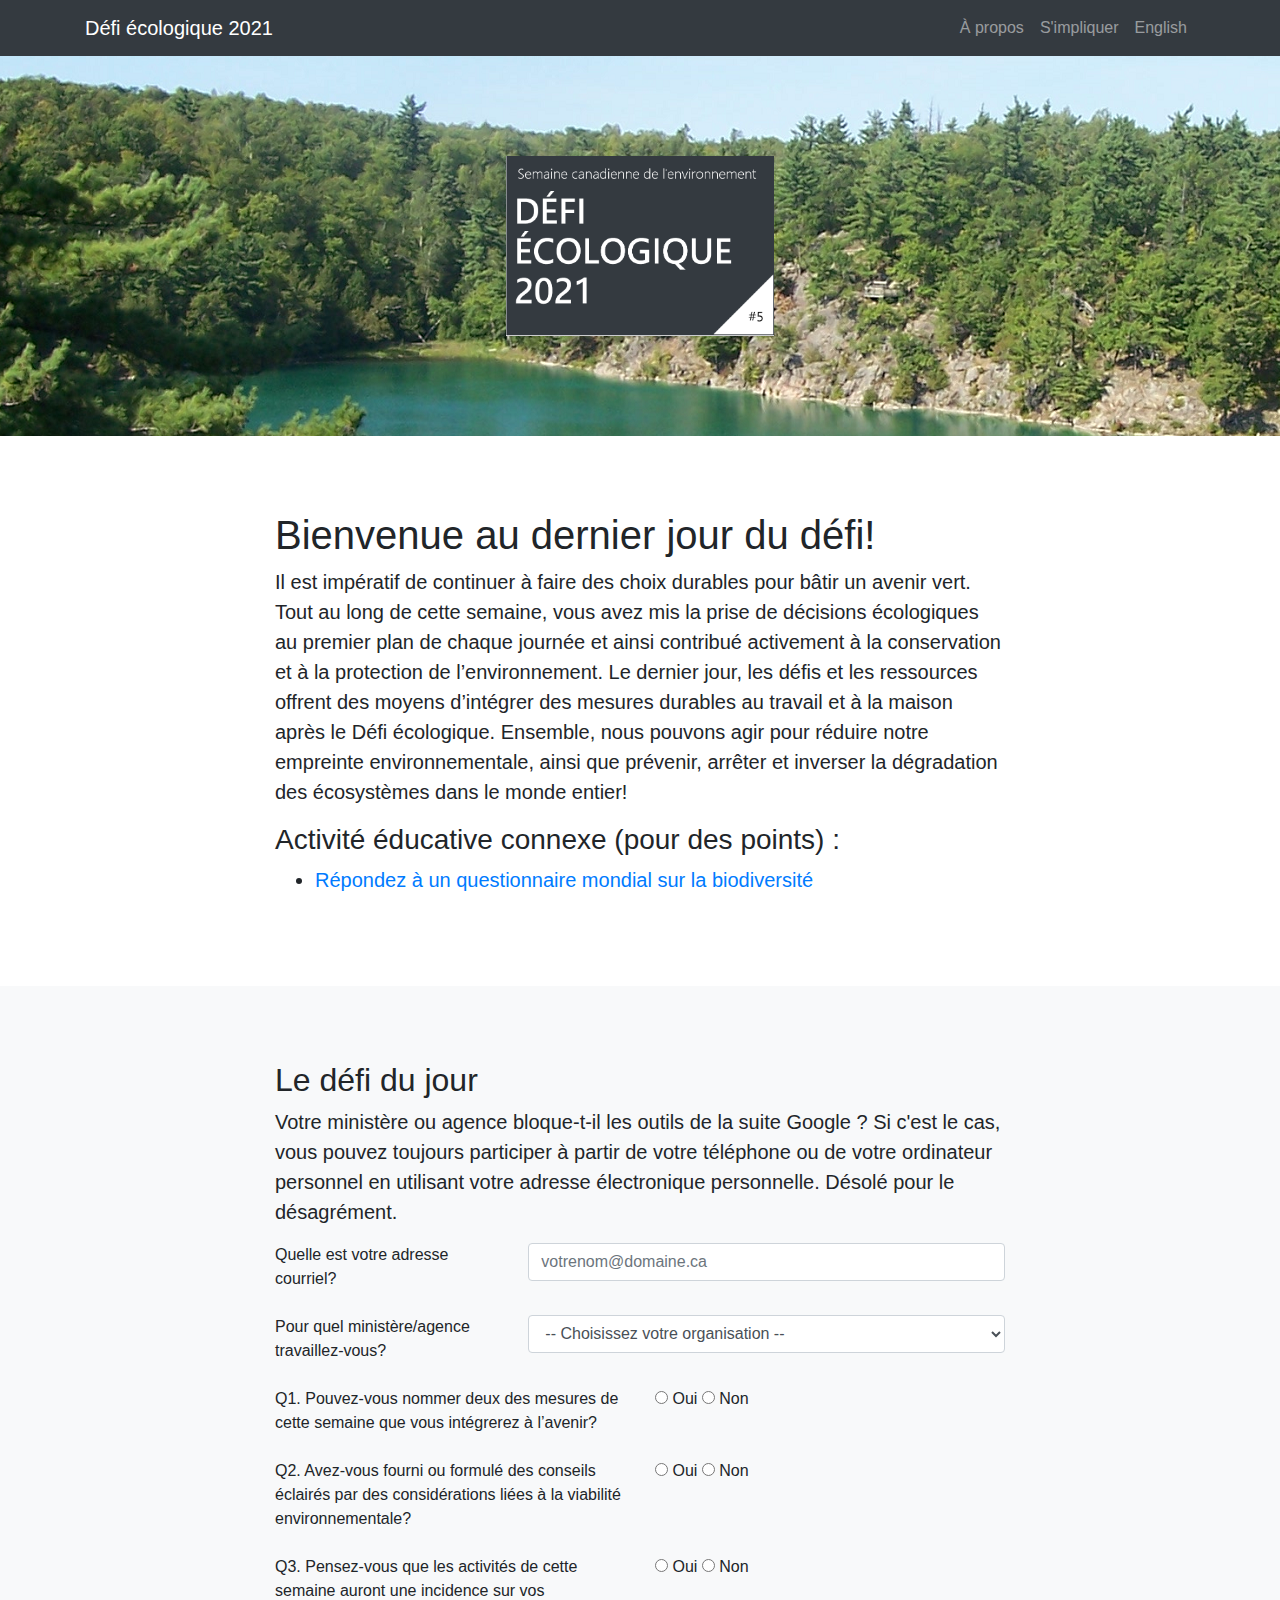
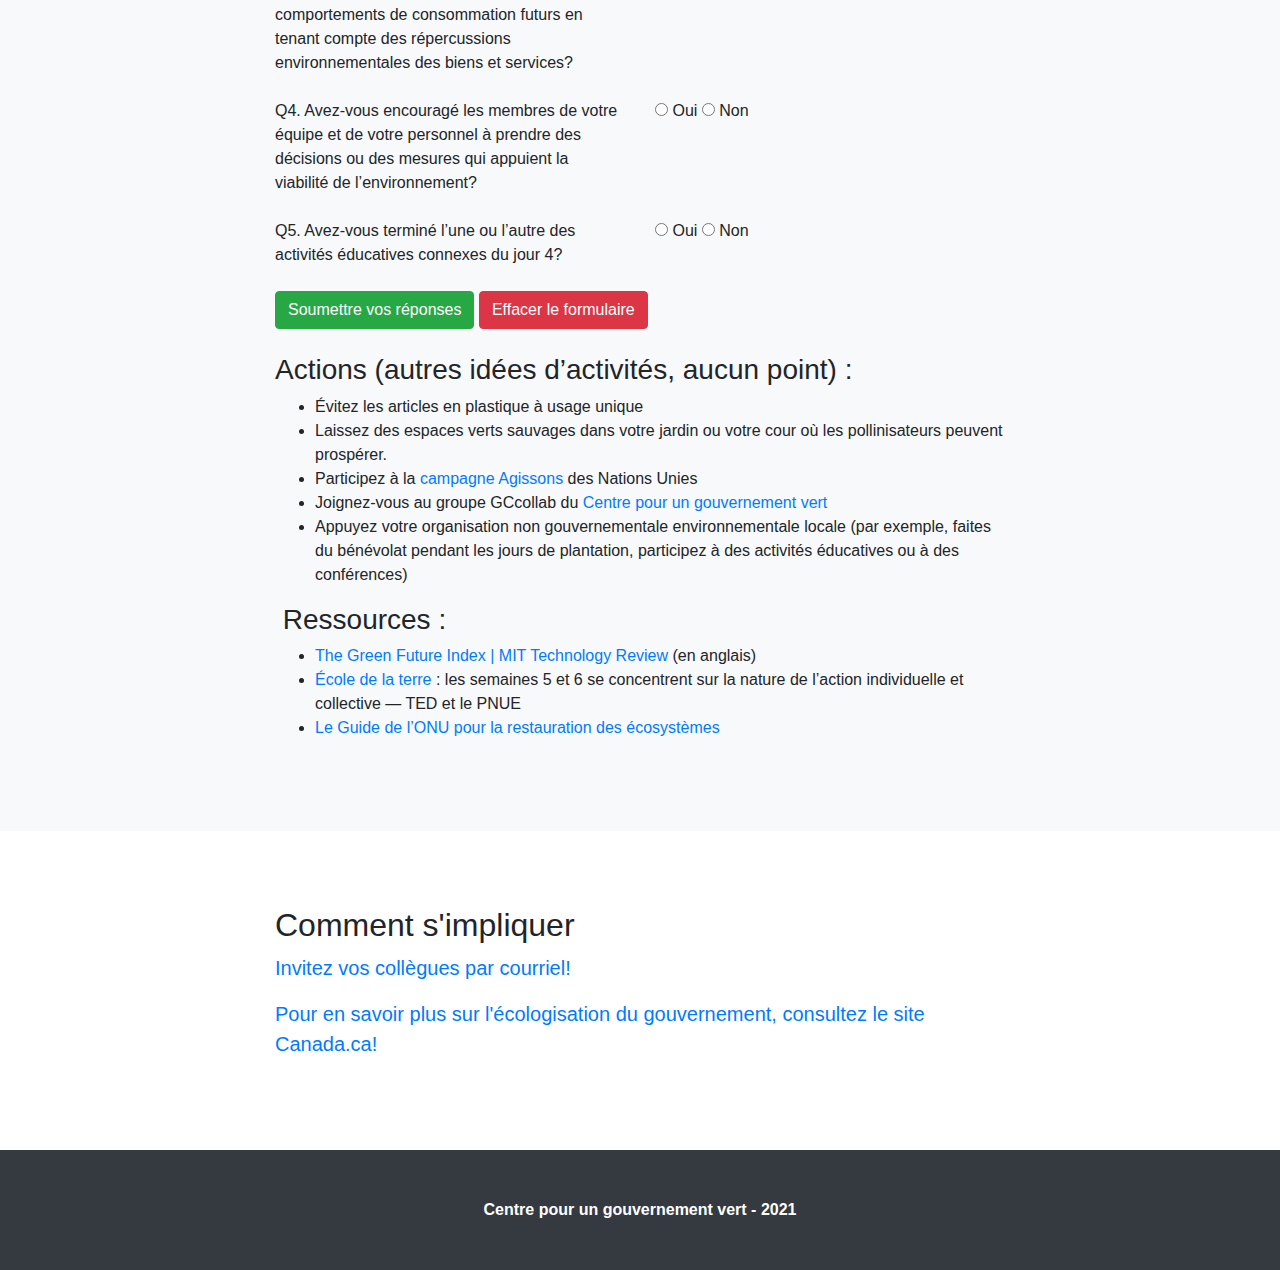
<file: jour5.html>
<!DOCTYPE html>
<html lang="fr">
   <head>
      <meta charset="utf-8">
      <meta name="viewport" content="width=device-width, initial-scale=1, shrink-to-fit=no">
      <meta name="description" content="">
      <meta name="author" content="">
      <title>Semaine canadienne de l'environnement 2021 - Défi écologique - Jour 5</title>
      <!-- Bootstrap core CSS -->
      <link href="vendor/bootstrap/css/bootstrap.min.css" rel="stylesheet">
      <!-- Custom styles for this template -->
      <link href="css/scrolling-nav.css" rel="stylesheet">
      <script></script>
   </head>
   <body id="page-top">
      <!-- Navigation -->
      <nav class="navbar navbar-expand-lg navbar-dark bg-dark fixed-top" id="mainNav">
         <div class="container">
            <a class="navbar-brand js-scroll-trigger" href="#page-top">Défi écologique 2021</a>
            <button class="navbar-toggler" type="button" data-toggle="collapse" data-target="#navbarResponsive" aria-controls="navbarResponsive" aria-expanded="false" aria-label="Toggle navigation">
            <span class="navbar-toggler-icon"></span>
            </button>
            <div class="collapse navbar-collapse" id="navbarResponsive">
               <ul class="navbar-nav ml-auto">
                  <li class="nav-item">
                     <a class="nav-link js-scroll-trigger" href="#intro">À propos</a>
                  </li>
                  <li class="nav-item">
                     <a class="nav-link js-scroll-trigger" href="#greening">S'impliquer</a>
                  </li>
                  <li class="nav-item">
                     <a class="nav-link js-scroll-trigger" href="day5.html">English</a>
                  </li>
               </ul>
            </div>
         </div>
      </nav>
      <header class="bg-primary text-white">
         <div class="container text-center">
            <img src="Semaine canadienne de l'environnement.png" style="height:180px;" alt="Semaine canadienne de l'environnement 2021 - Défi écologique" />
         </div>
      </header>
      <section id="intro">
         <div class="container">
            <div class="row">
               <div class="col-lg-8 mx-auto">
                  <h1>Bienvenue au dernier jour du défi!</h1>
                  <p class="lead">Il est impératif de continuer à faire des choix durables pour bâtir un avenir vert. Tout au long de cette semaine, vous avez mis la prise de décisions écologiques au premier plan de chaque journée et ainsi contribué activement à la conservation et à la protection de l’environnement. Le dernier jour, les défis et les ressources offrent des moyens d’intégrer des mesures durables au travail et à la maison après le Défi écologique. Ensemble, nous pouvons agir pour réduire notre empreinte environnementale, ainsi que prévenir, arrêter et inverser la dégradation des écosystèmes dans le monde entier!</p>
                  <h3>Activit&eacute; &eacute;ducative connexe (pour des points)&nbsp;:</h3>
                  <ul>
                     <li class="lead"><a href="https://www.worldenvironmentday.global/fr/le-saviez-vous/faire-un-quiz">R&eacute;pondez &agrave; un questionnaire mondial sur la biodiversit&eacute;</a></li>
                  </ul>
               </div>
            </div>
         </div>
      </section>
      <section id="services" class="bg-light">
         <div class="container">
            <div class="row">
               <div class="col-lg-8 mx-auto">
                  <h2>Le défi du jour</h2>
                  <p class="lead">
                     Votre ministère ou agence bloque-t-il les outils de la suite Google ? Si c'est le cas, vous pouvez toujours participer à partir de votre téléphone ou de votre ordinateur personnel en utilisant votre adresse électronique personnelle. Désolé pour le désagrément.
                  </p>
                  <iframe name="hidden_iframe" id="hidden_iframe" style="display:none;" onload="if(submitted)  {window.location='/thanks.html';}"></iframe>
                  <form action="https://docs.google.com/forms/u/0/d/e/1FAIpQLSfMTWm0MQklp2se8ZnyTDLwetlwDIt0Jv-TQHXdAvy3PfwUzA/formResponse" target="top" method="POST" id="mG61Hd">
                  <fieldset>
                  <!-- Form -->
                  <input type="hidden" id="ID" name="ID">
                  <div class="form-group row">
                     <label class="col-md-4 control-label" for="entry.1252353522">Quelle est votre adresse courriel?</label>
                     <div class="col-md-8">
                        <input id="email" style="width: 100%;" name="entry.1252353522" type="text" placeholder="votrenom@domaine.ca" class="form-control input-md">
                     </div>
                  </div>
                  <div class="form-group row">
                     <label class="col-md-4 control-label" for="entry.580860106">Pour quel ministère/agence travaillez-vous?</label>
                     <div class="col-md-8">
                        <select id="org" name="entry.580860106" class="form-control">
                           <option disabled selected> -- Choisissez votre organisation -- </option>
                           <option value="CATSA">Administration canadienne de la sûreté du transport aérien</option>
                           <option value="APA">Administration de pilotage de l'Atlantique Canada</option>
                           <option value="GLPA">Administration de pilotage des Grands Lacs Canada</option>
                           <option value="LPA">Administration de pilotage des Laurentides Canada</option>
                           <option value="PPA">Administration de pilotage du Pacifique Canada</option>
                           <option value="INAC">Affaires autochtones et du Nord Canada</option>
                           <option value="IGA">Affaires intergouvernementales</option>
                           <option value="GAC">Affaires mondiales Canada</option>
                           <option value="CanNor">Agence canadienne de développement économique du Nord</option>
                           <option value="IAAC">Agence canadienne d'évaluation de l'impact</option>
                           <option value="CFIA">Agence canadienne d'inspection des aliments</option>
                           <option value="CPMA">Agence canadienne du pari mutuel</option>
                           <option value="FCAC">Agence de la consommation en matière financière du Canada</option>
                           <option value="PHAC">Agence de la santé publique du Canada</option>
                           <option value="ACOA">Agence de promotion économique du Canada atlantique</option>
                           <option value="CBSA">Agence des services frontaliers du Canada</option>
                           <option value="NPA">Agence du pipeline du Nord Canada</option>
                           <option value="CRA">Agence du revenu du Canada</option>
                           <option value="FedDev Ontario">Agence fédérale de développement économique pour le Sud de l'Ontario</option>
                           <option value="NSIRA">Agence nationale de surveillance de la sécurité et du renseignement</option>
                           <option value="CSA">Agence spatiale canadienne</option>
                           <option value="AAFC">Agriculture et Agroalimentaire Canada</option>
                           <option value="VAC">Anciens Combattants Canada</option>
                           <option value="CA">Armée canadienne</option>
                           <option value="WDBA">Autorité du pont Windsor-Detroit</option>
                           <option value="RCAF">Aviation royale du Canada</option>
                           <option value="CIB">Banque canadienne d'infrastructure</option>
                           <option value="BDC">Banque de développement du Canada</option>
                           <option value="BANK">Banque du Canada</option>
                           <option value="LAC">Bibliothèque et Archives Canada</option>
                           <option value="COBU">Bureau de la concurrence Canada</option>
                           <option value="TSB">Bureau de la sécurité des transports du Canada</option>
                           <option value="TRANS">Bureau de la traduction</option>
                           <option value="PCO">Bureau du Conseil privé</option>
                           <option value="OCMJ">Bureau du juge militaire en chef</option>
                           <option value="CBC">CBC/Radio-Canada</option>
                           <option value="CCOHS">Centre canadien d'hygiène et de sécurité au travail</option>
                           <option value="FINTRAC">Centre d'analyse des opérations et déclarations financières du Canada</option>
                           <option value="IDRC">Centre de recherche pour le développement international</option>
                           <option value="CRC">Centre de recherche sur les communications Canada</option>
                           <option value="CSEC">Centre de sécurité des télécommunications Canada</option>
                           <option value="CAFC">Centre des armes à feu Canada</option>
                           <option value="NAC">Centre national des Arts</option>
                           <option value="CRC">Chaires de recherche du Canada</option>
                           <option value="CPC">Collège canadien de police</option>
                           <option value="RMCC">Collège militaire royal du Canada</option>
                           <option value="IRPDA">Comité d'examen indépendant des acquisitions de défense</option>
                           <option value="ERC">Comité externe d'examen de la Gendarmerie royale du Canada</option>
                           <option value="MGERC">Comité externe d'examen des griefs militaires</option>
                           <option value="CANSOFCOM">Commandement des forces d'opérations spéciales canadiennes</option>
                           <option value="OPC">Commissaire à la protection de la vie privée du Canada (Bureau du)</option>
                           <option value="OIC">Commissaire à l'information (Bureau du)</option>
                           <option value="PSIC">Commissaire à l'intégrité du secteur public du Canada (Bureau du)</option>
                           <option value="OCL">Commissaire au lobbying du Canada (Bureau du)</option>
                           <option value="Intel">Commissaire au renseignement (Bureau du)</option>
                           <option value="FJA">Commissaire aux affaires judiciaires fédérales Canada (Bureau du)</option>
                           <option value="CIEC">Commissaire aux conflits d'intérêts et à l'éthique (Bureau du)</option>
                           <option value="OCOL">Commissaire aux langues officielles (Bureau du)</option>
                           <option value="CNSC">Commission canadienne de sûreté nucléaire</option>
                           <option value="CHRC">Commission canadienne des droits de la personne</option>
                           <option value="CGC">Commission canadienne des grains</option>
                           <option value="CCPERB">Commission canadienne d'examen des exportations de biens culturels</option>
                           <option value="CDC">Commission canadienne du lait</option>
                           <option value="CRCC">Commission civile d'examen et d'instruction des plaintes concernant la GRC</option>
                           <option value="NCC">Commission de la capitale nationale</option>
                           <option value="PSC">Commission de la fonction publique du Canada</option>
                           <option value="CEIC">Commission de l'assurance-emploi du Canada</option>
                           <option value="IRB">Commission de l'immigration et du statut de réfugié du Canada</option>
                           <option value="CART">Commission de révision agricole du Canada</option>
                           <option value="NBC">Commission des champs de bataille nationaux</option>
                           <option value="PBC">Commission des libérations conditionnelles du Canada</option>
                           <option value="HSMBC">Commission des lieux et monuments historiques du Canada</option>
                           <option value="PSLREB">Commission des relations de travail et de l'emploi du service public</option>
                           <option value="MPCC">Commission d'examen des plaintes concernant la police militaire du Canada</option>
                           <option value="JCBC">Commission d'indemnisation des juges</option>
                           <option value="CB">Commission du droit d'auteur Canada</option>
                           <option value="POLAR">Connaissance polaire Canada</option>
                           <option value="CJC">Conseil canadien de la magistrature</option>
                           <option value="SCC-CCN">Conseil canadien des normes</option>
                           <option value="CIRB">Conseil canadien des relations industrielles</option>
                           <option value="CRTC">Conseil de la radiodiffusion et des télécommunications canadiennes</option>
                           <option value="SSHRC">Conseil de recherches en sciences humaines du Canada</option>
                           <option value="CCA">Conseil des Arts du Canada</option>
                           <option value="FPCC">Conseil des produits agricoles du Canada</option>
                           <option value="PMPRB">Conseil d'examen du prix des médicaments brevetés Canada</option>
                           <option value="NRC">Conseil national de recherches Canada</option>
                           <option value="NSC">Conseil national des aînés</option>
                           <option value="DCC">Construction de Défense Canada</option>
                           <option value="CORCAN">CORCAN</option>
                           <option value="CCC">Corporation commerciale canadienne</option>
                           <option value="CDEV">Corporation de développement des investissements du Canada</option>
                           <option value="TCC">Cour canadienne de l'impôt</option>
                           <option value="CMAC">Cour d'appel de la cour martiale du Canada</option>
                           <option value="FCA">Cour d'appel fédérale</option>
                           <option value="FC">Cour fédérale du Canada</option>
                           <option value="SCC">Cour suprême du Canada</option>
                           <option value="CIRNAC">Crown-Indigenous Relations et Affaires du Nord Canada</option>
                           <option value="DND">Défense nationale</option>
                           <option value="DC">Destination Canada</option>
                           <option value="CED">Développement économique Canada pour les régions du Québec</option>
                           <option value="WD">Diversification de l'économie de l'Ouest Canada</option>
                           <option value="CSPS">École de la fonction publique du Canada</option>
                           <option value="Elections">Élections Canada</option>
                           <option value="ESDC">Emploi et développement social Canada</option>
                           <option value="AECL">Énergie atomique du Canada limitée</option>
                           <option value="OCI">Enquêteur correctionnel Canada</option>
                           <option value="ECCC">Environnement et changement climatique Canada</option>
                           <option value="EDC">Exportation et développement Canada</option>
                           <option value="WAGE">Femmes et égalité des sexes Canada</option>
                           <option value="FCC">Financement agricole Canada</option>
                           <option value="FIN">Finances Canada (Ministère des)</option>
                           <option value="CRRF">Fondation canadienne des relations raciales</option>
                           <option value="CCG">Garde côtière canadienne</option>
                           <option value="RCMP">Gendarmerie royale du Canada</option>
                           <option value="OSGG">Gouverneur général du Canada</option>
                           <option value="SCT">Greffe du Tribunal des revendications particulières du Canada</option>
                           <option value="IRCC">Immigration, réfugiés et citoyenneté Canada</option>
                           <option value="INFC">Infrastructure Canada</option>
                           <option value="ISED">Innovation, science et développement économique Canada</option>
                           <option value="CCI">Institut canadien de conservation</option>
                           <option value="Dem">Institutions démocratiques</option>
                           <option value="CIHR">Instituts de recherche en santé du Canada</option>
                           <option value="YOUTH">Jeunesse</option>
                           <option value="JUS">Justice Canada (Ministère de la)</option>
                           <option value="JCCBI">Les ponts Jacques Cartier et Champlain</option>
                           <option value="MarineAtlantic">Marine Atlantique</option>
                           <option value="RCN">Marine royale canadienne</option>
                           <option value="OTO">Médiateur des contribuables (Bureau du)</option>
                           <option value="OFOVC">Médiateur fédéral pour les victimes de la criminalité (Bureau du)</option>
                           <option value="MC">Mesures Canada</option>
                           <option value="Mint">Monnaie royale canadienne</option>
                           <option value="WarM">Musée canadien de la guerre</option>
                           <option value="CMN">Musée canadien de la nature</option>
                           <option value="CMH">Musée canadien de l'histoire</option>
                           <option value="CMIP">Musée canadien de l'immigration au Pier 21</option>
                           <option value="CMHR">Musée canadien des droits de l'homme</option>
                           <option value="BANKM">Musée de la Banque du Canada</option>
                           <option value="AGRIFOOD">Musée de l'agriculture et de l'alimentation du Canada</option>
                           <option value="AVSPACE">Musée de l'aviation et de l'espace du Canada</option>
                           <option value="NGC">Musée des beaux-arts du Canada</option>
                           <option value="SCITECH">Musée des sciences et de la technologie du Canada</option>
                           <option value="VMC">Musée virtuel du Canada</option>
                           <option value="ASC">Normes d'accessibilité Canada</option>
                           <option value="FFMC">Office de commercialisation du poisson d'eau douce</option>
                           <option value="CIPO">Office de la propriété intellectuelle du Canada</option>
                           <option value="ITO">Office des technologies industrielles</option>
                           <option value="CTA">Office des transports du Canada</option>
                           <option value="PSP Investments">Office d'investissement des pensions du secteur public</option>
                           <option value="CPPIB">Office d'investissement du régime de pensions du Canada</option>
                           <option value="NFB">Office national du film</option>
                           <option value="OMBUD">Ombudsman de la Défense nationale et des Forces armées canadiennes</option>
                           <option value="VETOMBUD">Ombudsman des anciens combattants (Bureau de l')</option>
                           <option value="OPO">Ombudsman des marchés publics (Bureau de l')</option>
                           <option value="PC">Parcs Canada</option>
                           <option value="PARL">Parlement du Canada</option>
                           <option value="PCH">Patrimoine canadien</option>
                           <option value="DFO">Pêches et Océans Canada</option>
                           <option value="IndOil">Pétrole et gaz des Indiens du Canada</option>
                           <option value="BWB">Pont Blue Water Canada</option>
                           <option value="CPC">Postes Canada</option>
                           <option value="PMO">Premier ministre du Canada</option>
                           <option value="LABOUR">Programme du travail</option>
                           <option value="NSERC">Recherche en sciences naturelles et en génie Canada</option>
                           <option value="DRDC">Recherche et développement pour la défense Canada</option>
                           <option value="CER">Régulateur de l'énergie au Canada</option>
                           <option value="CHIN">Réseau canadien d'information sur le patrimoine</option>
                           <option value="NRCan">Ressources naturelles Canada</option>
                           <option value="EPRC">Revue de la protection de l'environnement Canada</option>
                           <option value="RIDLEY">Ridley Terminals Inc.</option>
                           <option value="HC">Santé Canada</option>
                           <option value="CICS">Secrétariat de la Conférence intergouvernementale canadienne</option>
                           <option value="NSICOP">Secrétariat du Comité national de sécurité et de renseignement des parlementaires</option>
                           <option value="TBS">Secrétariat du Conseil du Trésor du Canada</option>
                           <option value="PS">Sécurité publique Canada</option>
                           <option value="ServCan">Service Canada</option>
                           <option value="CSIS">Service canadien du renseignement de sécurité</option>
                           <option value="CSC">Service correctionnel du Canada</option>
                           <option value="CAS">Service de l'administration des tribunaux</option>
                           <option value="ATSSC">Service de soutien aux tribunaux administratifs du Canada</option>
                           <option value="TCS">Service des délégués commerciaux du Canada</option>
                           <option value="PPSC">Service des poursuites pénales du Canada</option>
                           <option value="ISC">Services autochtones Canada</option>
                           <option value="SSC">Services partagés Canada</option>
                           <option value="PSPC">Services publics et marchés publics Canada</option>
                           <option value="CMHC">Société canadienne d'hypothèques et de logement</option>
                           <option value="CDIC">Société d'assurance-dépôts du Canada</option>
                           <option value="FBCL">Société des ponts fédéraux</option>
                           <option value="CLC">Société immobilière du Canada limitée</option>
                           <option value="StatCan">Statistique Canada</option>
                           <option value="OSB">Surintendant des faillites Canada (Bureau du)</option>
                           <option value="OSFI">Surintendant des institutions financières Canada (Bureau du)</option>
                           <option value="TELEFILM">Téléfilm Canada</option>
                           <option value="TC">Transports Canada</option>
                           <option value="CITT">Tribunal canadien du commerce extérieur</option>
                           <option value="TATC">Tribunal d'appel des transports du Canada</option>
                           <option value="COMPETITION">Tribunal de la concurrence</option>
                           <option value="PSDPTC">Tribunal de la protection des fonctionnaires divulgateurs d'actes répréhensibles Canada</option>
                           <option value="OHSTC">Tribunal de la santé et de la sécurité au travail Canada</option>
                           <option value="SST">Tribunal de la sécurité sociale du Canada</option>
                           <option value="VRAB">Tribunal des anciens combattants (révision et appel)</option>
                           <option value="HRTC">Tribunal des droits de l'homme du Canada</option>
                           <option value="OAG">Vérificateur général du Canada (Bureau du)</option>
                           <option value="VIA Rail">VIA Rail Canada</option>
                        </select>
                     </div>
                  </div>
                  <div class="form-group row">
                     <label class="col-md-6 control-label" for="entry.37718692">Q1.	Pouvez-vous nommer deux des mesures de cette semaine que vous intégrerez à l’avenir?</label>
                     <div class="col-md-6">
                        <label class="radio-inline" for="entry.37718692-0">
                        <input type="radio" name="entry.37718692" id="q1-0" value="25">
                        Oui
                        </label>
                        <label class="radio-inline" for="entry.37718692-1">
                        <input type="radio" name="entry.37718692" id="q1-1" value="0">
                        Non
                        </label>
                     </div>
                  </div>
                  <div class="form-group row">
                     <label class="col-md-6 control-label" for="entry.905576987">Q2. Avez-vous fourni ou formulé des conseils éclairés par des considérations liées à la viabilité environnementale? </label>
                     <div class="col-md-6">
                        <label class="radio-inline" for="entry.905576987-0">
                        <input type="radio" name="entry.905576987" id="q2-0" value="25">
                        Oui
                        </label>
                        <label class="radio-inline" for="entry.905576987-1">
                        <input type="radio" name="entry.905576987" id="q2-1" value="0">
                        Non
                        </label>
                     </div>
                  </div>
                  <div class="form-group row">
                     <label class="col-md-6 control-label" for="entry.231101127">Q3. Pensez-vous que les activités de cette semaine auront une incidence sur vos comportements de consommation futurs en tenant compte des répercussions environnementales des biens et services?</label>
                     <div class="col-md-6">
                        <label class="radio-inline" for="entry.231101127-0">
                        <input type="radio" name="entry.231101127" id="q3-0" value="25">
                        Oui
                        </label>
                        <label class="radio-inline" for="entry.231101127-1">
                        <input type="radio" name="entry.231101127" id="q3-1" value="0">
                        Non
                        </label>
                     </div>
                  </div>
                  <div class="form-group row">
                     <label class="col-md-6 control-label" for="entry.431785276">Q4. Avez-vous encouragé les membres de votre équipe et de votre personnel à prendre des décisions ou des mesures qui appuient la viabilité de l’environnement? </label>
                     <div class="col-md-6">
                        <label class="radio-inline" for="entry.431785276-0">
                        <input type="radio" name="entry.431785276" id="q4-0" value="25">
                        Oui
                        </label>
                        <label class="radio-inline" for="entry.431785276-1">
                        <input type="radio" name="entry.431785276" id="q4-1" value="0">
                        Non
                        </label>
                     </div>
                  </div>
                  <div class="form-group row">
                     <label class="col-md-6 control-label" for="entry.1021765246">Q5.	Avez-vous terminé l’une ou l’autre des activités éducatives connexes du jour 4?</label>
                     <div class="col-md-6">
                        <label class="radio-inline" for="entry.1021765246-0">
                        <input type="radio" name="entry.1021765246" id="q5-0" value="25">
                        Oui
                        </label>
                        <label class="radio-inline" for="entry.1021765246-1">
                        <input type="radio" name="entry.1021765246" id="q5-1" value="0">
                        Non
                        </label>
                     </div>
                  </div>
                  <button class="btn btn-md btn-success mrgn-tp-md" type="submit" id="submit-form" >Soumettre vos réponses</button>
                  <button class="btn btn-md btn-danger mrgn-tp-md" type="reset" value="Reset">Effacer le formulaire</button>
                  <div id="myDIV"></div>
                  <br />
                  <h3>Actions (autres id&eacute;es d&rsquo;activit&eacute;s, aucun point)&nbsp;:</h3>
                  <ul>
                     <li>&Eacute;vitez les articles en plastique &agrave; usage unique</li>
                     <li>Laissez des espaces verts sauvages dans votre jardin ou votre cour o&ugrave; les pollinisateurs peuvent prosp&eacute;rer.&nbsp;</li>
                     <li>Participez &agrave; la <a href="https://www.un.org/fr/actnow/">campagne Agissons</a> des Nations Unies</li>
                     <li>Joignez-vous au groupe GCcollab du <a href="https://gccollab.ca/groups/profile/382158/encentre-for-greening-government-centre-pour-un-gouvernement-vertfrcentre-pour-un-gouvernement-vert">Centre pour un gouvernement vert</a></li>
                     <li>Appuyez votre organisation non gouvernementale environnementale locale (par exemple, faites du b&eacute;n&eacute;volat pendant les jours de plantation, participez &agrave; des activit&eacute;s &eacute;ducatives ou &agrave; des conf&eacute;rences)</li>
                  </ul>
                  <h3>&nbsp;Ressources&nbsp;:</h3>
                  <ul>
                     <li><a href="https://www.technologyreview.com/2021/01/25/1016648/green-future-index/">The Green Future Index | MIT Technology Review</a> (en anglais)</li>
                     <li><a href="https://ed.ted.com/earth-school">&Eacute;cole de la terre</a>&nbsp;: les semaines&nbsp;5 et 6 se concentrent sur la nature de l&rsquo;action individuelle et collective&nbsp;&mdash; TED et le PNUE</li>
                     <li><a href="https://www.worldenvironmentday.global/fr/sengager/guide-pour-la-restauration-des-ecosystemes">Le Guide de l&rsquo;ONU pour la restauration des &eacute;cosyst&egrave;mes</a></li>
                  </ul>
               </div>
            </div>
         </div>
      </section>
      <section id="greening">
         <div class="container">
            <div class="row">
               <div class="col-lg-8 mx-auto">
                  <h2>Comment s'impliquer</h2>
                  <p class="lead">
                     <a href="mailto:?subject=Défi écologique 2021 - Édition télétravail / Green Challenge 2021 - Telework Edition &Body=Bonjour, joins-toi à moi et participe au Défi écologique 2021. Inscris-toi au https://cew-sce.github.io/2021/fr.html. /  Hi, please join me and register to the Green Challenge 2021. Registration info is available at https://cew-sce.github.io/2021/.">Invitez vos collègues par courriel!</a>
                  </p>
                  <p class="lead">
                     <a href="https://www.canada.ca/fr/secretariat-conseil-tresor/services/innovation/ecologiser-gouvernement.html">Pour en savoir plus sur l'écologisation du gouvernement, consultez le site Canada.ca!</a>
                  </p>
               </div>
            </div>
         </div>
      </section>
      <!-- Footer -->
      <footer class="py-5 bg-dark">
         <div class="container">
            <p class="m-0 text-center text-white">Centre pour un gouvernement vert - 2021</p>
         </div>
         <!-- /.container -->
      </footer>
      <!-- Bootstrap core JavaScript -->
      <script src="vendor/jquery/jquery.min.js"></script>
      <script src="vendor/bootstrap/js/bootstrap.bundle.min.js"></script>
      <!-- Plugin JavaScript -->
      <script src="vendor/jquery-easing/jquery.easing.min.js"></script>
      <!-- Custom JavaScript for this theme -->
      <script src="js/scrolling-nav.js"></script>
      <script>
         function myFunction() {
           var x = document.getElementById("myDIV");
           if (x.innerHTML === "") {
             x.innerHTML = "<b>Nous avons reçu votre inscription. À bientôt!</b>";
           } else {
             x.innerHTML = "";
           }
         }
      </script>
   </body>
</html>
</file>
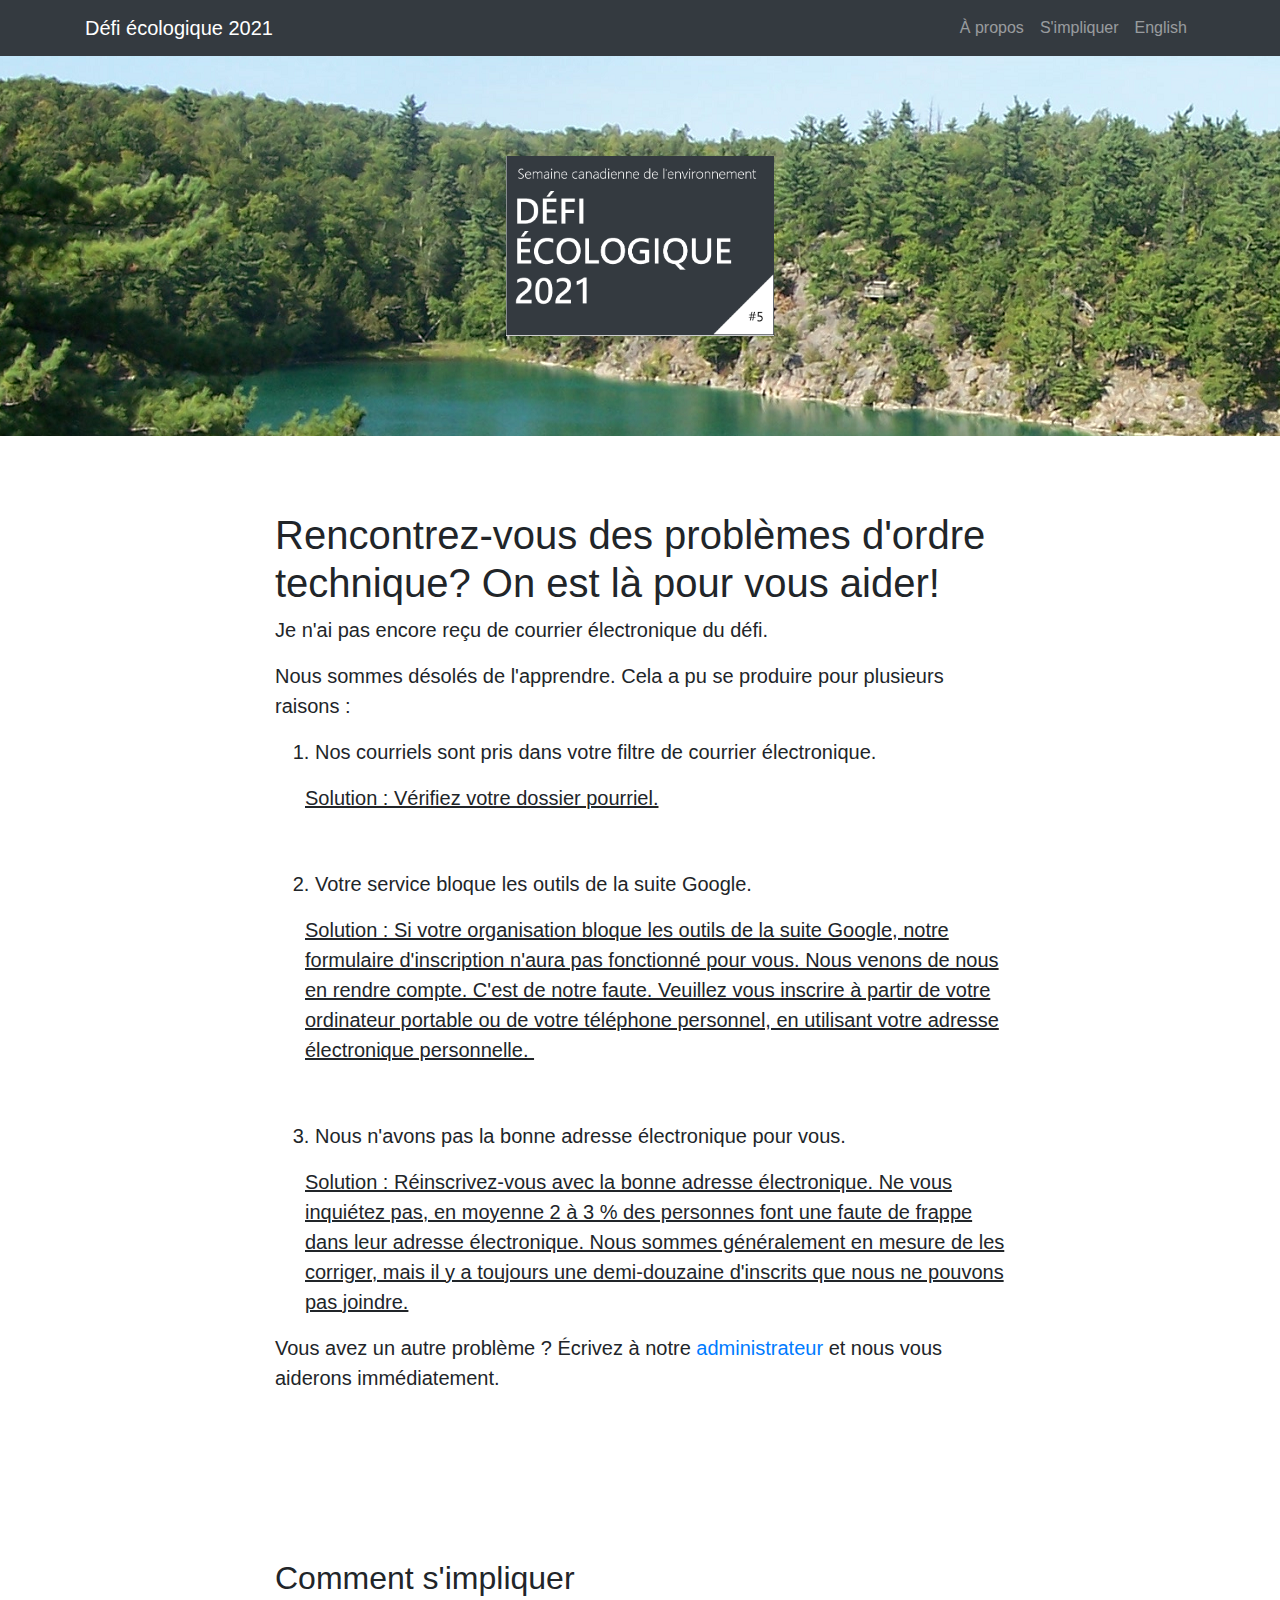
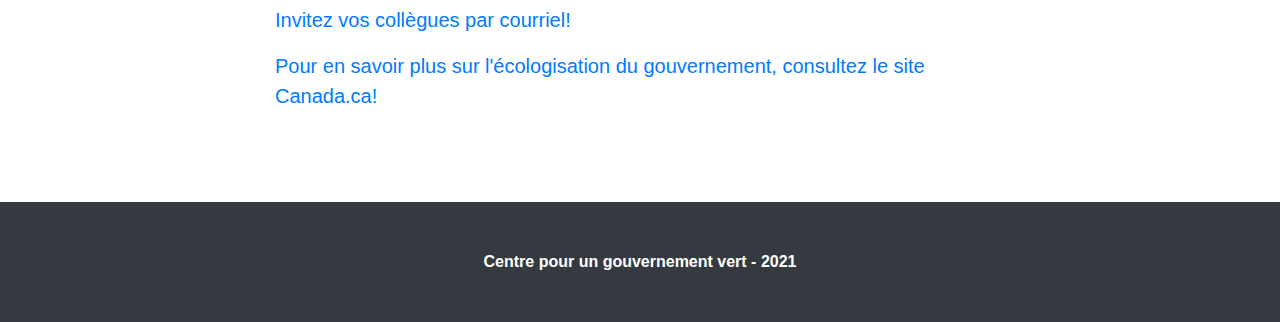
<file: supporttech.html>
<!DOCTYPE html>
<html lang="fr">

<head>

  <meta charset="utf-8">
  <meta name="viewport" content="width=device-width, initial-scale=1, shrink-to-fit=no">
  <meta name="description" content="">
  <meta name="author" content="">

  <title>Semaine canadienne de l'environnement 2021 - Défi écologique</title>

  <!-- Bootstrap core CSS -->
  <link href="vendor/bootstrap/css/bootstrap.min.css" rel="stylesheet">

  <!-- Custom styles for this template -->
  <link href="css/scrolling-nav.css" rel="stylesheet">

  <script>
  </script>
</head>

<body id="page-top">

  <!-- Navigation -->
  <nav class="navbar navbar-expand-lg navbar-dark bg-dark fixed-top" id="mainNav">
    <div class="container">
      <a class="navbar-brand js-scroll-trigger" href="fr.html">Défi écologique 2021</a>
      <button class="navbar-toggler" type="button" data-toggle="collapse" data-target="#navbarResponsive" aria-controls="navbarResponsive" aria-expanded="false" aria-label="Toggle navigation">
        <span class="navbar-toggler-icon"></span>
      </button>
      <div class="collapse navbar-collapse" id="navbarResponsive">
        <ul class="navbar-nav ml-auto">
          <li class="nav-item">
            <a class="nav-link js-scroll-trigger" href="#intro">À propos</a>
          </li>
          <li class="nav-item">
            <a class="nav-link js-scroll-trigger" href="#greening">S'impliquer</a>
          </li>
          <li class="nav-item">
            <a class="nav-link js-scroll-trigger" href="techsupport.html">English</a>
          </li>
        </ul>
      </div>
    </div>
  </nav>

  <header class="bg-primary text-white">
    <div class="container text-center">
      <img src="Semaine canadienne de l'environnement.png"   style="height:180px;"  alt="Semaine canadienne de l'environnement 2021 - Green Défi écologique" />
    </div>
  </header>

  <section id="intro">
    <div class="container">
      <div class="row">
        <div class="col-lg-8 mx-auto">
          <h1>Rencontrez-vous des problèmes d'ordre technique? On est là pour vous aider!</h1>
<p class="lead"><strong>Je n'ai pas encore re&ccedil;u de courrier &eacute;lectronique du d&eacute;fi.</strong></p>
<p class="lead">Nous sommes d&eacute;sol&eacute;s de l'apprendre. Cela a pu se produire pour plusieurs raisons :</p>
<ol>
<li class="lead">Nos courriels sont pris dans votre filtre de courrier &eacute;lectronique.</li>
</ol>
<p class="lead" style="padding-left: 30px;"><u>Solution : V&eacute;rifiez votre dossier pourriel.</u></p>
<p>&nbsp;</p>
<ol start="2">
<li class="lead">Votre service bloque les outils de la suite Google.</li>
</ol>
<p class="lead" style="padding-left: 30px;"><u>Solution : Si votre organisation bloque les outils de la suite Google, notre formulaire d'inscription n'aura pas fonctionn&eacute; pour vous. Nous venons de nous en rendre compte. C'est de notre faute. Veuillez vous inscrire &agrave; partir de votre ordinateur portable ou de votre t&eacute;l&eacute;phone personnel, en utilisant votre adresse &eacute;lectronique personnelle.&nbsp; </u></p>
<p>&nbsp;</p>
<ol start="3">
<li class="lead">Nous n'avons pas la bonne adresse &eacute;lectronique pour vous.</li>
</ol>
<p class="lead" style="padding-left: 30px;"><u>Solution : R&eacute;inscrivez-vous avec la bonne adresse &eacute;lectronique. Ne vous inqui&eacute;tez pas, en moyenne 2 &agrave; 3 % des personnes font une faute de frappe dans leur adresse &eacute;lectronique. Nous sommes g&eacute;n&eacute;ralement en mesure de les corriger, mais il y a toujours une demi-douzaine d'inscrits que nous ne pouvons pas joindre.</u></p>
<p class="lead">Vous avez un autre probl&egrave;me ? &Eacute;crivez &agrave; notre <a href="mailto:Greening-Vert@tbs-sct.gc.ca">administrateur</a> et nous vous aiderons imm&eacute;diatement.</p>
        </div>
      </div>
    </div>
  </section>


  
  <section id="greening">
    <div class="container">
      <div class="row">
        <div class="col-lg-8 mx-auto">
          <h2>Comment s'impliquer</h2>
          <p class="lead">
            <a href="mailto:?subject=Défi écologique 2021 - Édition télétravail / Green Challenge 2021 - Telework Edition &Body=Bonjour, joins-toi à moi et participe au Défi écologique 2021. Inscris-toi au https://cew-sce.github.io/2021/fr.html. /  Hi, please join me and register to the Green Challenge 2021. Registration info is available at https://cew-sce.github.io/2021/.">Invitez vos collègues par courriel!</a>
          </p>
          <p class="lead">
            <a href="https://www.canada.ca/fr/secretariat-conseil-tresor/services/innovation/ecologiser-gouvernement.html">Pour en savoir plus sur l'écologisation du gouvernement, consultez le site Canada.ca!</a>
          </p>
        </div>
      </div>
    </div>
  </section>
 
  <!-- Footer -->
  <footer class="py-5 bg-dark">
    <div class="container">
      <p class="m-0 text-center text-white">Centre pour un gouvernement vert - 2021</p>
    </div>
    <!-- /.container -->
  </footer>

  <!-- Bootstrap core JavaScript -->
  <script src="vendor/jquery/jquery.min.js"></script>
  <script src="vendor/bootstrap/js/bootstrap.bundle.min.js"></script>

  <!-- Plugin JavaScript -->
  <script src="vendor/jquery-easing/jquery.easing.min.js"></script>

  <!-- Custom JavaScript for this theme -->
  <script src="js/scrolling-nav.js"></script>
  <script>
    function myFunction() {
      var x = document.getElementById("myDIV");
      if (x.innerHTML === "") {
        x.innerHTML = "<b>Nous avons reçu votre inscription. À bientôt!</b>";
      } else {
        x.innerHTML = "";
      }
    }
  </script>
</body>

</html>
</file>
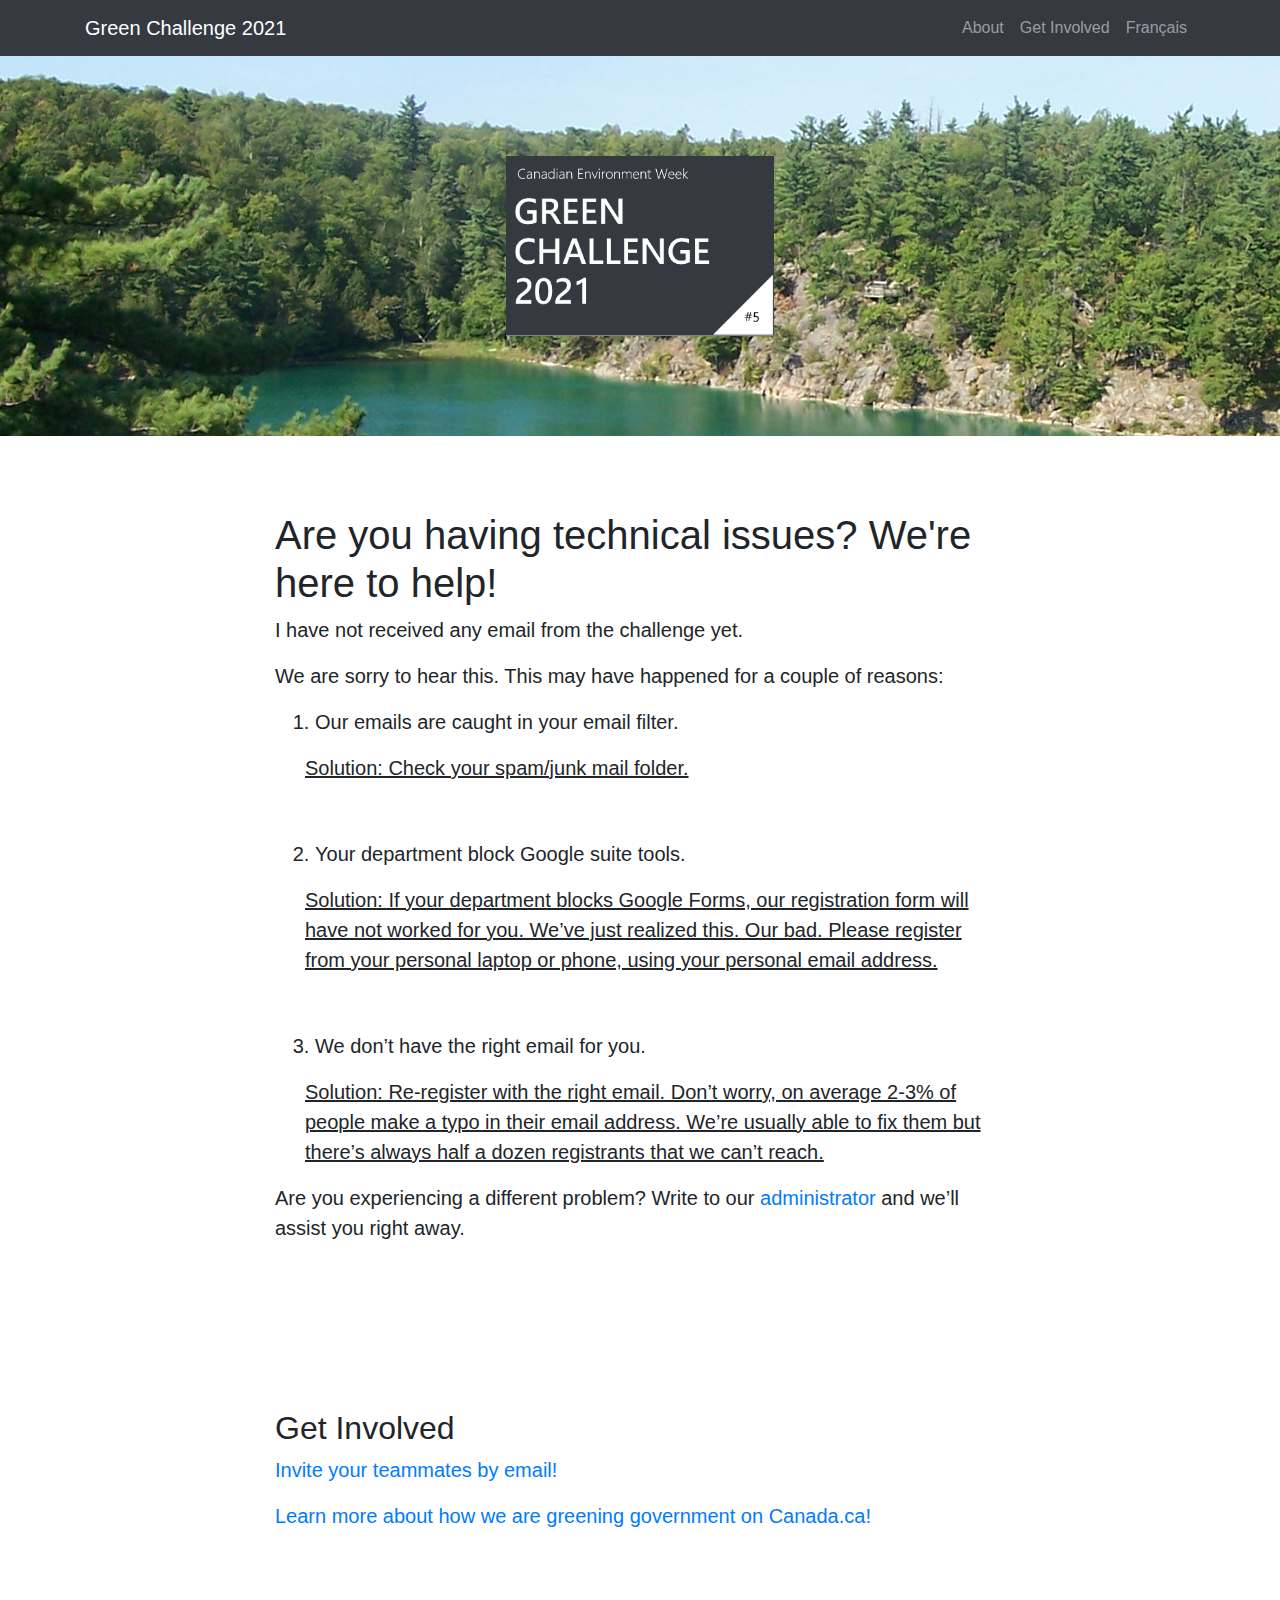
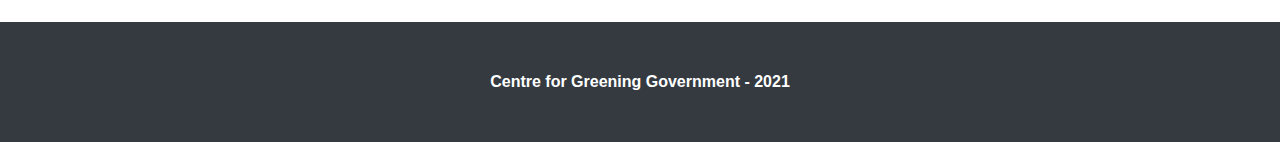
<file: techsupport.html>
<!DOCTYPE html>
<html lang="en">

<head>

  <meta charset="utf-8">
  <meta name="viewport" content="width=device-width, initial-scale=1, shrink-to-fit=no">
  <meta name="description" content="">
  <meta name="author" content="">

  <title>Canadian Environment Week 2021 - Green Challenge - Technical Support</title>

  <!-- Bootstrap core CSS -->
  <link href="vendor/bootstrap/css/bootstrap.min.css" rel="stylesheet">

  <!-- Custom styles for this template -->
  <link href="css/scrolling-nav.css" rel="stylesheet">

  <script>
  </script>
</head>

<body id="page-top">
  <!-- Navigation -->
  <nav class="navbar navbar-expand-lg navbar-dark bg-dark fixed-top" id="mainNav">
    <div class="container">
      <a class="navbar-brand js-scroll-trigger" href="index.html">Green Challenge 2021</a>
      <button class="navbar-toggler" type="button" data-toggle="collapse" data-target="#navbarResponsive" aria-controls="navbarResponsive" aria-expanded="false" aria-label="Toggle navigation">
        <span class="navbar-toggler-icon"></span>
      </button>
      <div class="collapse navbar-collapse" id="navbarResponsive">
        <ul class="navbar-nav ml-auto">
          <li class="nav-item">
            <a class="nav-link js-scroll-trigger" href="#intro">About</a>
          </li>
          <li class="nav-item">
            <a class="nav-link js-scroll-trigger" href="#greening">Get Involved</a>
          </li>
          <li class="nav-item">
            <a class="nav-link js-scroll-trigger" href="supporttech.html">Français</a>
          </li>
        </ul>
      </div>
    </div>
  </nav>

  <header class="bg-primary text-white">
    <div class="container text-center">
      <img src="Canadian Environment Week.png" style="height:180px;" alt="Canadian Environment Week 2021 - Green Challenge" />
    </div>
  </header>

  <section id="intro">
    <div class="container">
      <div class="row">
        <div class="col-lg-8 mx-auto">
          <h1>Are you having technical issues? We're here to help!</h1>
         <p class="lead"><strong>I have not received any email from the challenge yet.</strong></p>
<p class="lead">We are sorry to hear this. This may have happened for a couple of reasons:</p>
<ol>
<li class="lead">Our emails are caught in your email filter.</li>
</ol>
<p  class="lead" style="padding-left: 30px;"><u>Solution: Check your spam/junk mail folder.</u></p>
<p>&nbsp;</p>
<ol start="2">
<li class="lead">Your department block Google suite tools.</li>
</ol>
<p  class="lead" style="padding-left: 30px;"><u>Solution: If your department blocks Google Forms, our registration form will have not worked for you. We&rsquo;ve just realized this. Our bad. Please register from your personal laptop or phone, using your personal email address.<br /></u></p>
<p>&nbsp;</p>
<ol start="3">
<li class="lead">We don&rsquo;t have the right email for you.</li>
</ol>
<p class="lead" style="padding-left: 30px;"><u>Solution: Re-register with the right email. Don&rsquo;t worry, on average 2-3% of people make a typo in their email address. We&rsquo;re usually able to fix them but there&rsquo;s always half a dozen registrants that we can&rsquo;t reach.</u></p>
<p class="lead">Are you experiencing a different problem? Write to our <a href="mailto:Greening-Vert@tbs-sct.gc.ca">administrator</a> and we&rsquo;ll assist you right away.</p>
        </div>
      </div>
    </div>
  </section>


  

  <section id="greening">
    <div class="container">
      <div class="row">
        <div class="col-lg-8 mx-auto">
          <h2>Get Involved</h2>
          <p class="lead">
            <a href="mailto:?subject=Green Challenge 2021 - Telework Edition / Défi écologique 2021 - Édition télétravail &Body=Hi, please join me and register to the Green Challenge 2021. Registration info is available at https://cew-sce.github.io/2021/. / Bonjour, joins-toi à moi et participe au Défi écologique 2021. Inscris-toi au https://cew-sce.github.io/2021/fr.html.">Invite your teammates by email!</a>
          </p>
          <p class="lead">
            <a href="https://www.canada.ca/en/treasury-board-secretariat/services/innovation/greening-government.html">Learn more about how we are greening government on Canada.ca!</a>
          </p>
        </div>
      </div>
    </div>
  </section>

  <!-- Footer -->
  <footer class="py-5 bg-dark">
    <div class="container">
      <p class="m-0 text-center text-white">Centre for Greening Government - 2021 </p>
    </div>
    <!-- /.container -->
  </footer>

  <!-- Bootstrap core JavaScript -->
  <script src="vendor/jquery/jquery.min.js"></script>
  <script src="vendor/bootstrap/js/bootstrap.bundle.min.js"></script>

  <!-- Plugin JavaScript -->
  <script src="vendor/jquery-easing/jquery.easing.min.js"></script>

  <!-- Custom JavaScript for this theme -->
  <script src="js/scrolling-nav.js"></script>
  <script>
    function myFunction() {
      var x = document.getElementById("myDIV");
      if (x.innerHTML === "") {
        x.innerHTML = "<b>Your answers are in. See you tomorrow!</b>";
      } else {
        x.innerHTML = "";
      }
    }
  </script>
</body>

</html>
</file>
<file: css/scrolling-nav.css>
/*!
 * Start Bootstrap - Scrolling Nav (https://startbootstrap.com/template-overviews/scrolling-nav)
 * Copyright 2013-2019 Start Bootstrap
 * Licensed under MIT (https://github.com/BlackrockDigital/startbootstrap-scrolling-nav/blob/master/LICENSE)
 */
header {
  padding: 156px 0 100px;
}

section {
  padding: 150px 0;
}

.bg-primary {

  background-image: url("EnviroWeek-background.png");
}

.text-white {
  font-weight: bold;
}

section {
    padding: 75px 0;
}

.bg-primary {
background-color: #d0eafa !important;
</file>
